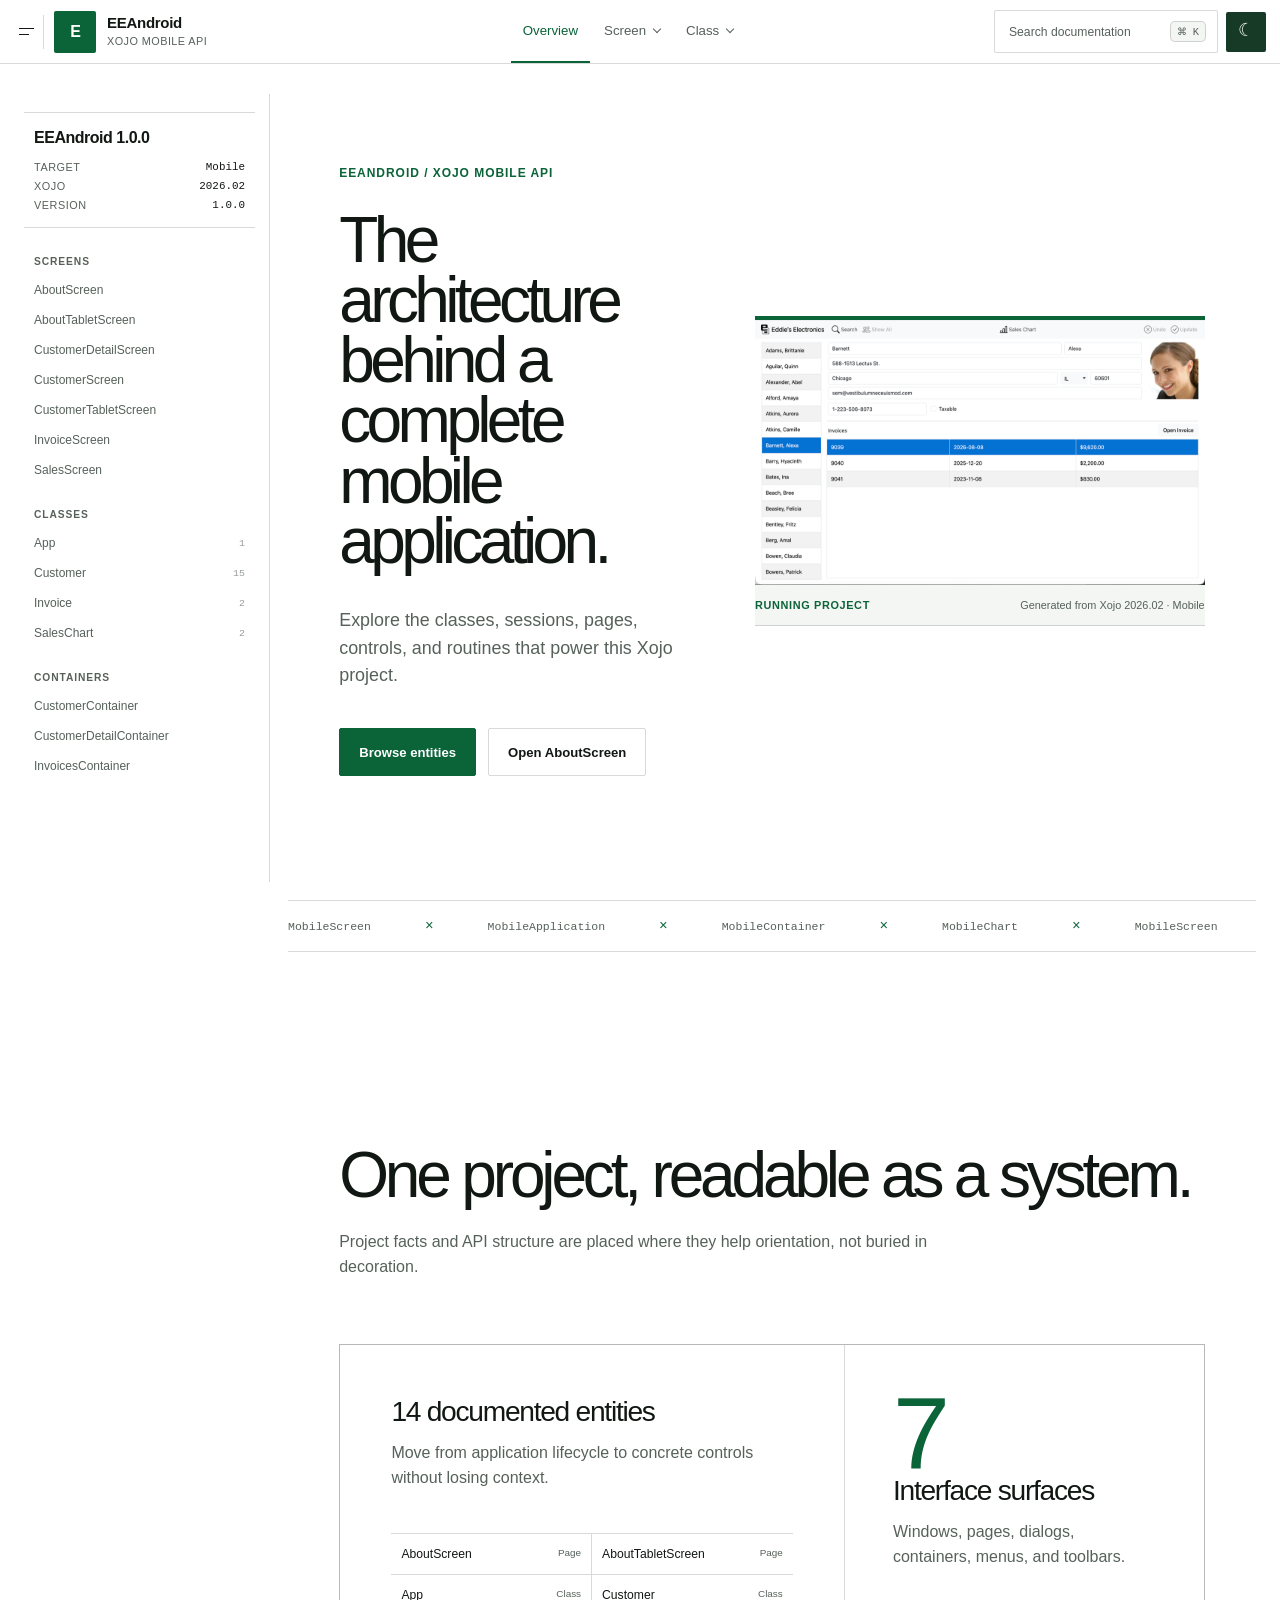
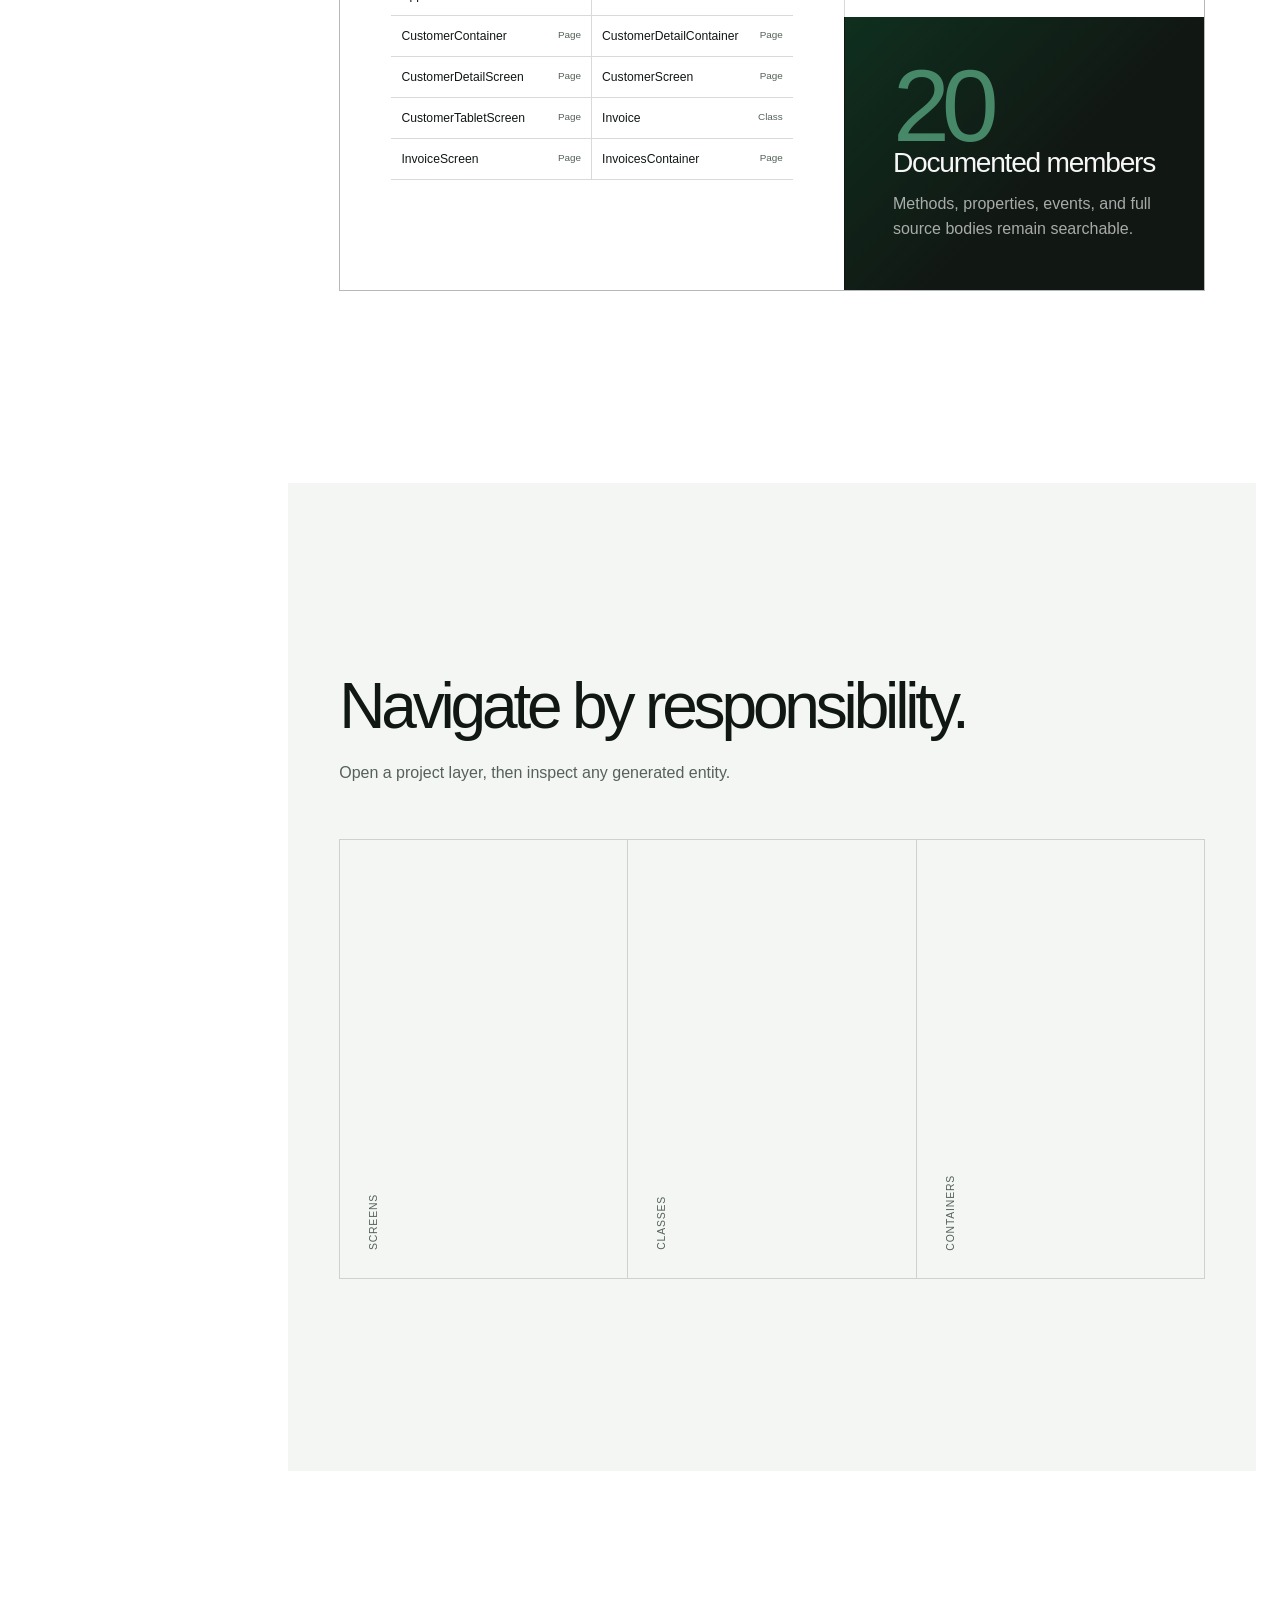
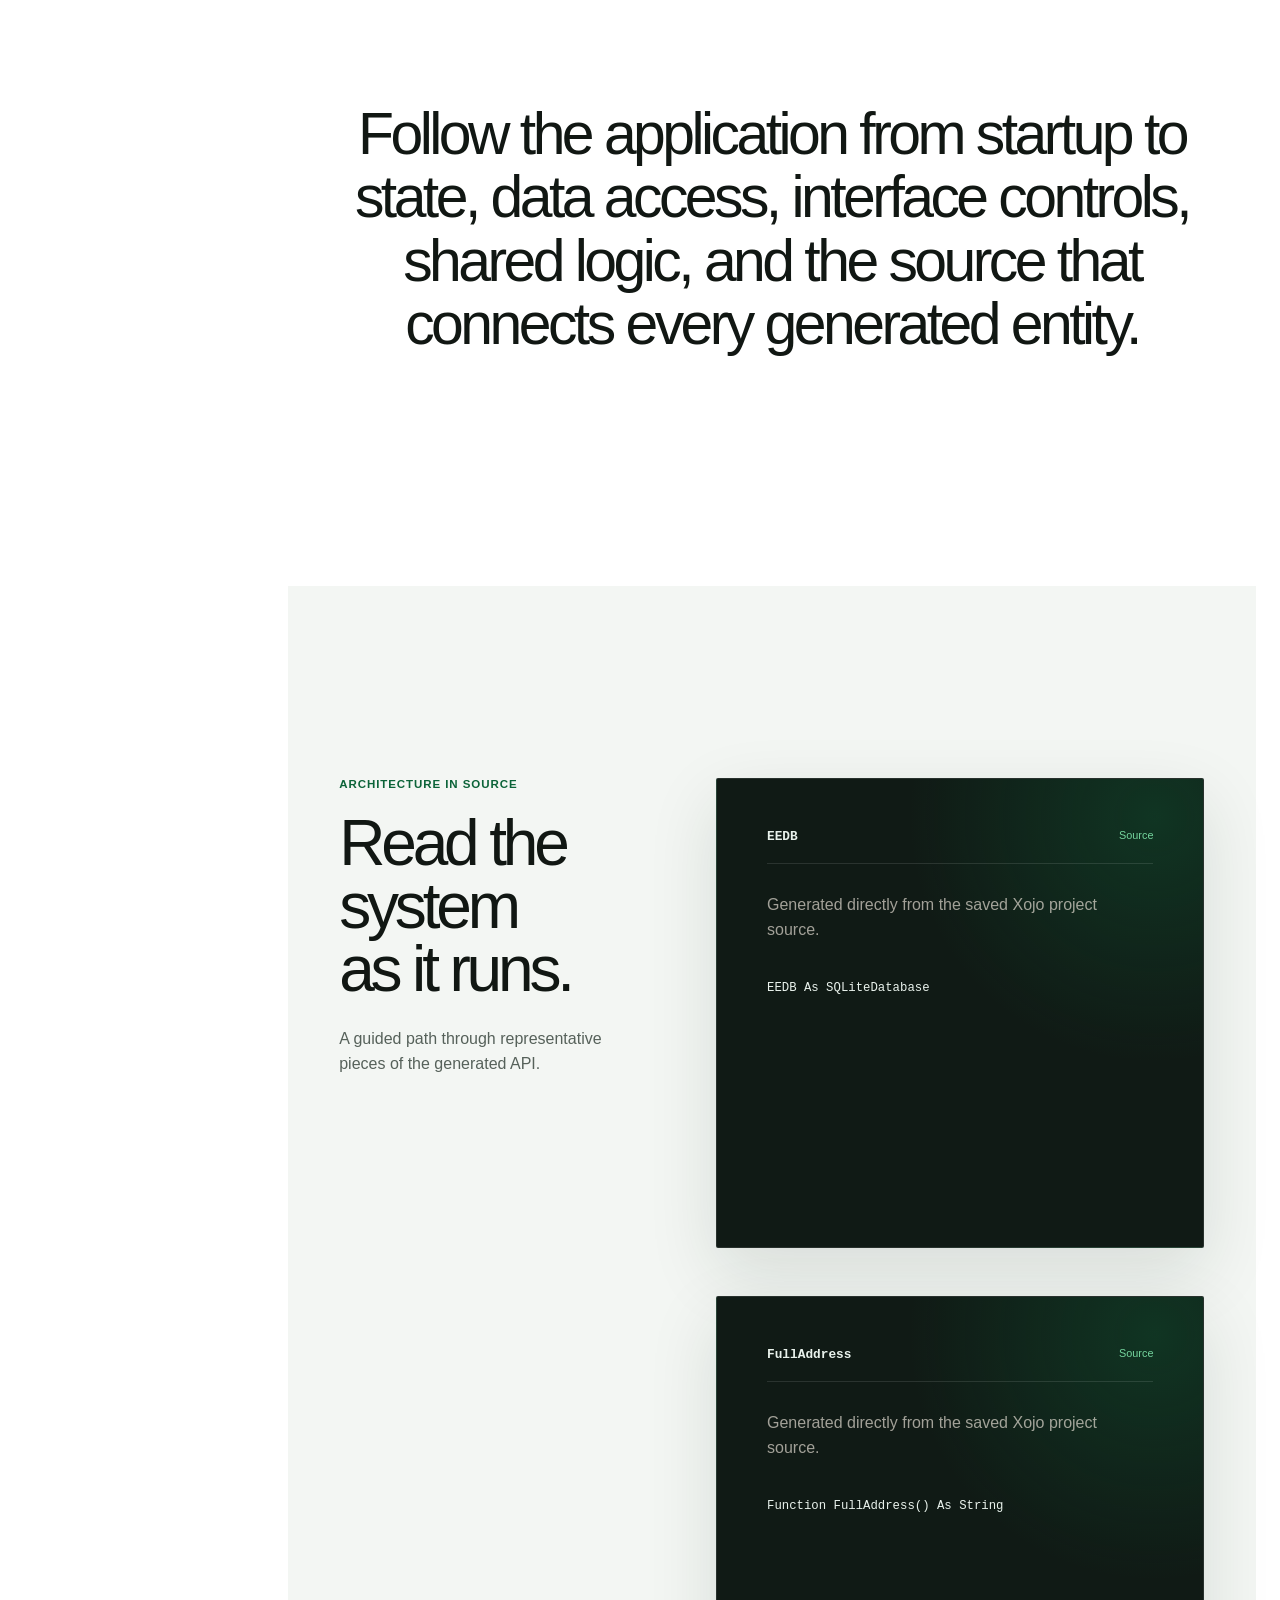
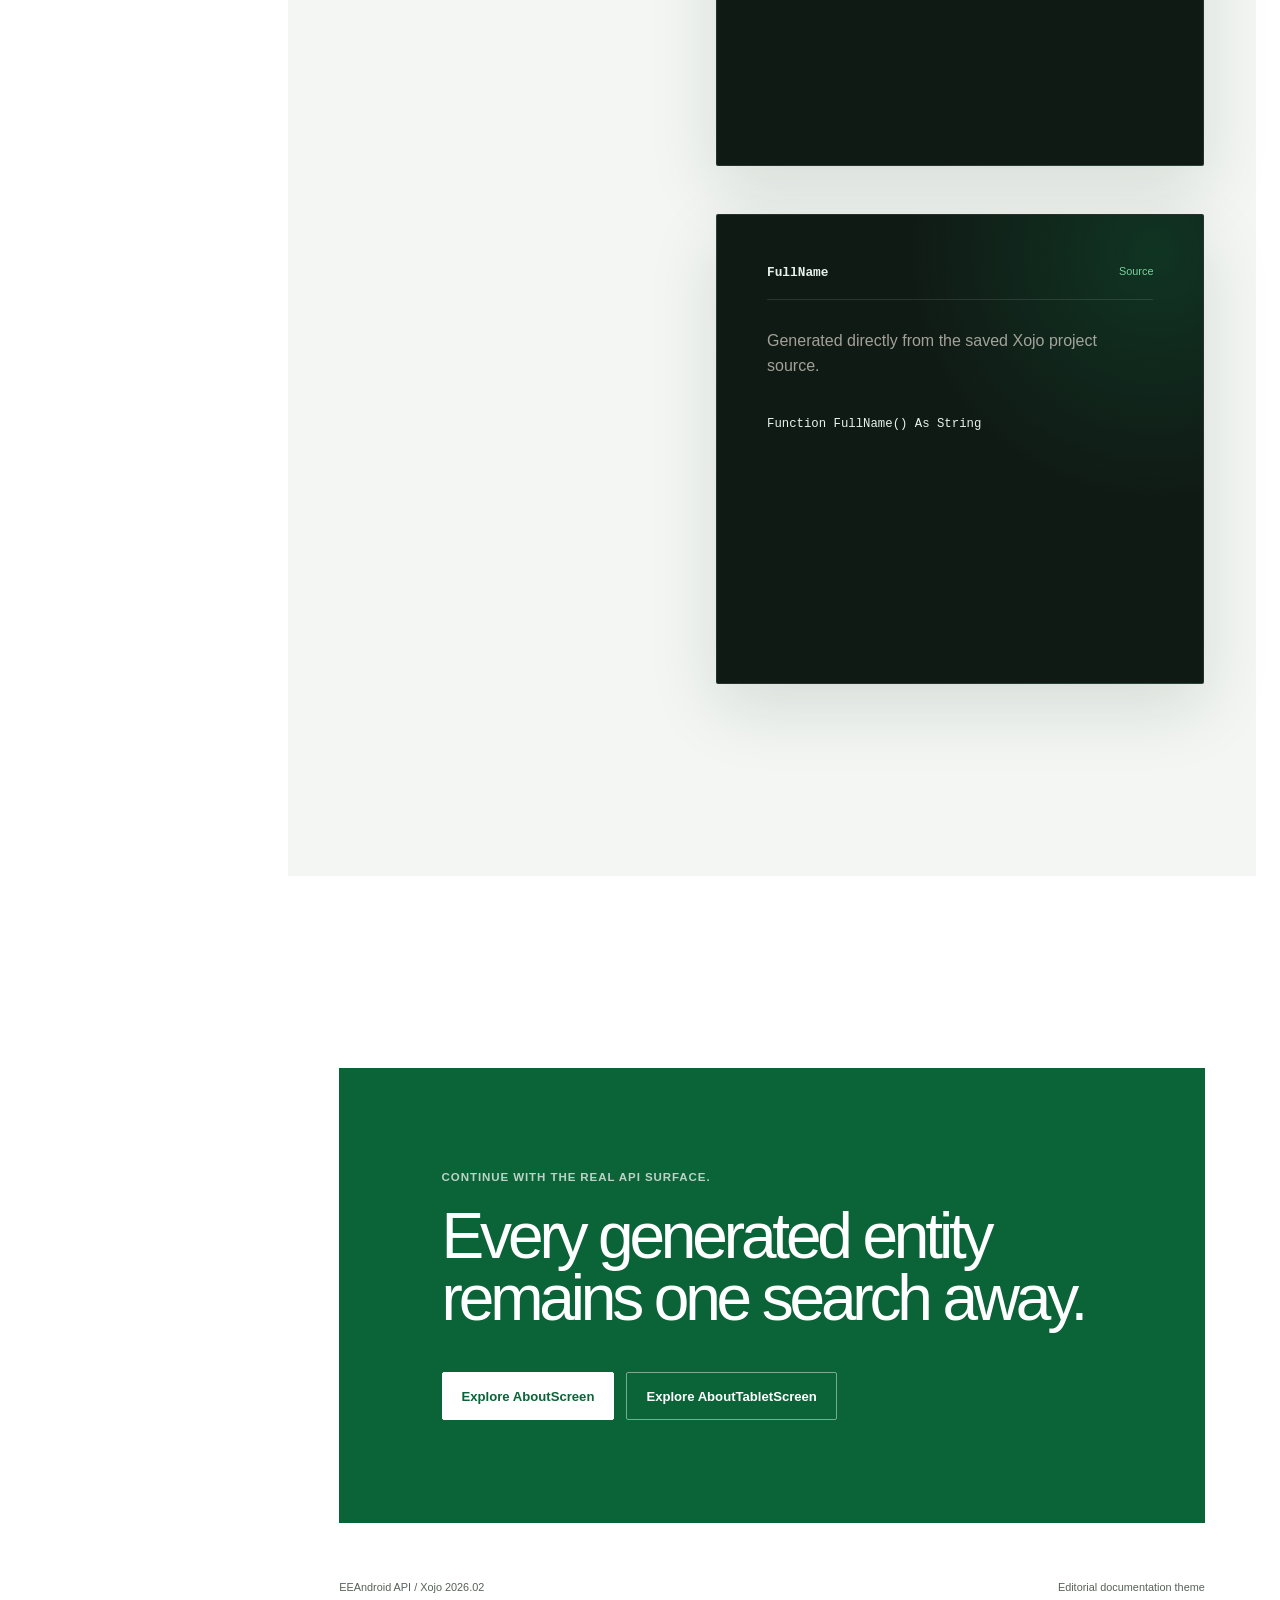
<file: docs/api-published/eeandroid/index.html>
<!doctype html>
<html lang="en" data-theme="light">
  <head>
    <meta charset="utf-8">
    <meta name="viewport" content="width=device-width, initial-scale=1">
    <meta name="theme-color" content="#ffffff">
    <title>EEAndroid — API</title>
    <link rel="stylesheet" href="./stylesheets/primary-color.css?v=c086687821eba154">
    <link rel="stylesheet" href="./stylesheets/editorial.css?v=c086687821eba154">
    <link rel="stylesheet" href="./vendor/antv-x6-2.19.2.css?v=c086687821eba154">
  </head>
  <body>
    <main class="site-shell" id="site-shell">
      <header class="topbar">
        <button class="menu-button" id="menu-button" type="button" aria-label="Toggle documentation sidebar">
          <span></span><span></span>
        </button>
        <button class="brand" id="brand-button" type="button" aria-label="Documentation home">
          <span class="brand-mark" id="brand-mark">XO</span>
          <span class="brand-copy">
            <strong id="brand-name">Xojo API</strong>
            <small id="brand-target">Project documentation</small>
          </span>
        </button>
        <nav class="top-links" id="top-links" aria-label="Primary"></nav>
        <div class="top-actions">
          <button class="search-trigger" id="search-trigger" type="button" aria-label="Search documentation">
            <span class="search-label">Search documentation</span>
            <span class="search-icon" aria-hidden="true"></span>
            <kbd>⌘ K</kbd>
          </button>
          <button class="theme-button" id="theme-button" type="button" aria-label="Use dark theme" title="Use dark theme">
            <span aria-hidden="true">☾</span>
          </button>
        </div>
      </header>

      <aside class="sidebar" id="sidebar">
        <div class="project-facts">
          <p id="project-version">Xojo project</p>
          <dl id="project-facts"></dl>
        </div>
        <div id="project-navigation"></div>
      </aside>

      <div class="content-frame">
        <div id="overview-view">
          <section class="hero">
            <div class="hero-copy">
              <p class="hero-kicker" id="hero-kicker">Xojo API</p>
              <h1 id="hero-title">The architecture behind a complete application.</h1>
              <figure class="mobile-hero-visual">
                <img src="./assets/featured_portrait.png" alt="Mobile documentation preview">
                <figcaption>Mobile capture placeholder</figcaption>
              </figure>
              <p class="hero-intro" id="hero-intro"></p>
              <div class="hero-actions">
                <button class="primary-action" id="browse-entities" type="button">Browse entities</button>
                <button class="secondary-action" id="open-first-entity" type="button">Open first entity</button>
              </div>
            </div>
            <figure class="hero-visual">
              <img src="./assets/featured.png" id="featured-image" alt="Running Xojo project">
              <figcaption>
                <span>Running project</span>
                <strong id="featured-caption">Generated Xojo API documentation</strong>
              </figcaption>
            </figure>
          </section>

          <section class="marquee" aria-label="Framework types used by this project">
            <div class="marquee-track" id="marquee-track"></div>
          </section>

          <section class="interest-section entity-bento" id="entity-bento">
            <div class="section-heading">
              <h2>One project, readable as a system.</h2>
              <p>Project facts and API structure are placed where they help orientation, not buried in decoration.</p>
            </div>
            <div class="bento-grid">
              <article class="bento-main">
                <div class="bento-title">
                  <h3 id="entity-count">Documented entities</h3>
                  <p>Move from application lifecycle to concrete controls without losing context.</p>
                </div>
                <div class="entity-columns" id="recent-entities"></div>
              </article>
              <article class="metric-card">
                <strong id="surface-count">0</strong>
                <h3>Interface surfaces</h3>
                <p>Windows, pages, dialogs, containers, menus, and toolbars.</p>
              </article>
              <article class="metric-card metric-dark">
                <strong id="member-count">0</strong>
                <h3>Documented members</h3>
                <p>Methods, properties, events, and full source bodies remain searchable.</p>
              </article>
            </div>
          </section>

          <section class="accordion-section">
            <div class="section-heading compact">
              <h2>Navigate by responsibility.</h2>
              <p>Open a project layer, then inspect any generated entity.</p>
            </div>
            <div class="horizontal-accordion" id="kind-accordion"></div>
          </section>

          <section class="word-reveal">
            <p id="word-reveal"></p>
          </section>

          <section class="architecture-story">
            <div class="story-heading">
              <p>Architecture in source</p>
              <h2>Read the system as it runs.</h2>
              <span>A guided path through representative pieces of the generated API.</span>
            </div>
            <div class="story-list" id="source-stories"></div>
          </section>

          <section class="action-section">
            <p>Continue with the real API surface.</p>
            <h2>Every generated entity remains one search away.</h2>
            <div id="action-links"></div>
          </section>

          <footer>
            <span id="footer-project">Xojo API</span>
            <span>Editorial documentation theme</span>
          </footer>
        </div>

        <article class="entity-reader" id="entity-view" hidden>
          <button class="back-link" id="back-button" type="button">Back to overview</button>
          <header class="entity-header">
            <div>
              <p id="entity-kind">Class</p>
              <h1 id="entity-name">Entity</h1>
            </div>
            <dl>
              <div><dt>Members</dt><dd id="entity-members">0</dd></div>
              <div><dt>Target</dt><dd id="entity-target">Xojo</dd></div>
            </dl>
          </header>
          <div class="entity-summary generated-content" id="entity-summary"></div>
          <div class="reader-layout">
            <div class="reader-content" id="reader-content"></div>
            <aside class="reader-toc" id="reader-toc">
              <p>On this page</p>
            </aside>
          </div>
        </article>

        <article class="database-reader" id="database-view" hidden>
          <button class="back-link" id="database-back-button" type="button">Back to overview</button>
          <header class="database-header">
            <div>
              <p id="database-kind">SQLite database</p>
              <h1 id="database-name">Database</h1>
              <span id="database-source"></span>
            </div>
            <dl id="database-stats"></dl>
          </header>
          <nav class="database-tabs" id="database-tabs" aria-label="Database documentation">
            <button type="button" data-database-tab="dictionary">Data dictionary</button>
            <button type="button" data-database-tab="diagram">ER diagram</button>
          </nav>
          <section id="database-content" aria-live="polite"></section>
        </article>
      </div>

      <div class="search-backdrop" id="search-backdrop" role="presentation" hidden>
        <section class="search-dialog" role="dialog" aria-modal="true" aria-label="Search documentation">
          <div class="search-field">
            <span>Find</span>
            <input id="search-input" placeholder="Class, method, control, or type">
            <kbd>Esc</kbd>
          </div>
          <div class="search-results" id="search-results"></div>
        </section>
      </div>
    </main>

    <script>
      window.__XOJO_DOCGEN_BASE__ = ".";
      window.__XOJO_DOCGEN_ASSET_VERSION__ = "c086687821eba154";
    </script>
    <script src="./javascripts/prism.js?v=c086687821eba154"></script>
    <script src="./javascripts/xojo.prism.js?v=c086687821eba154"></script>
    <script src="./javascripts/database.js?v=c086687821eba154"></script>
    <script src="./javascripts/editorial.js?v=c086687821eba154"></script>
  </body>
</html>
</file>
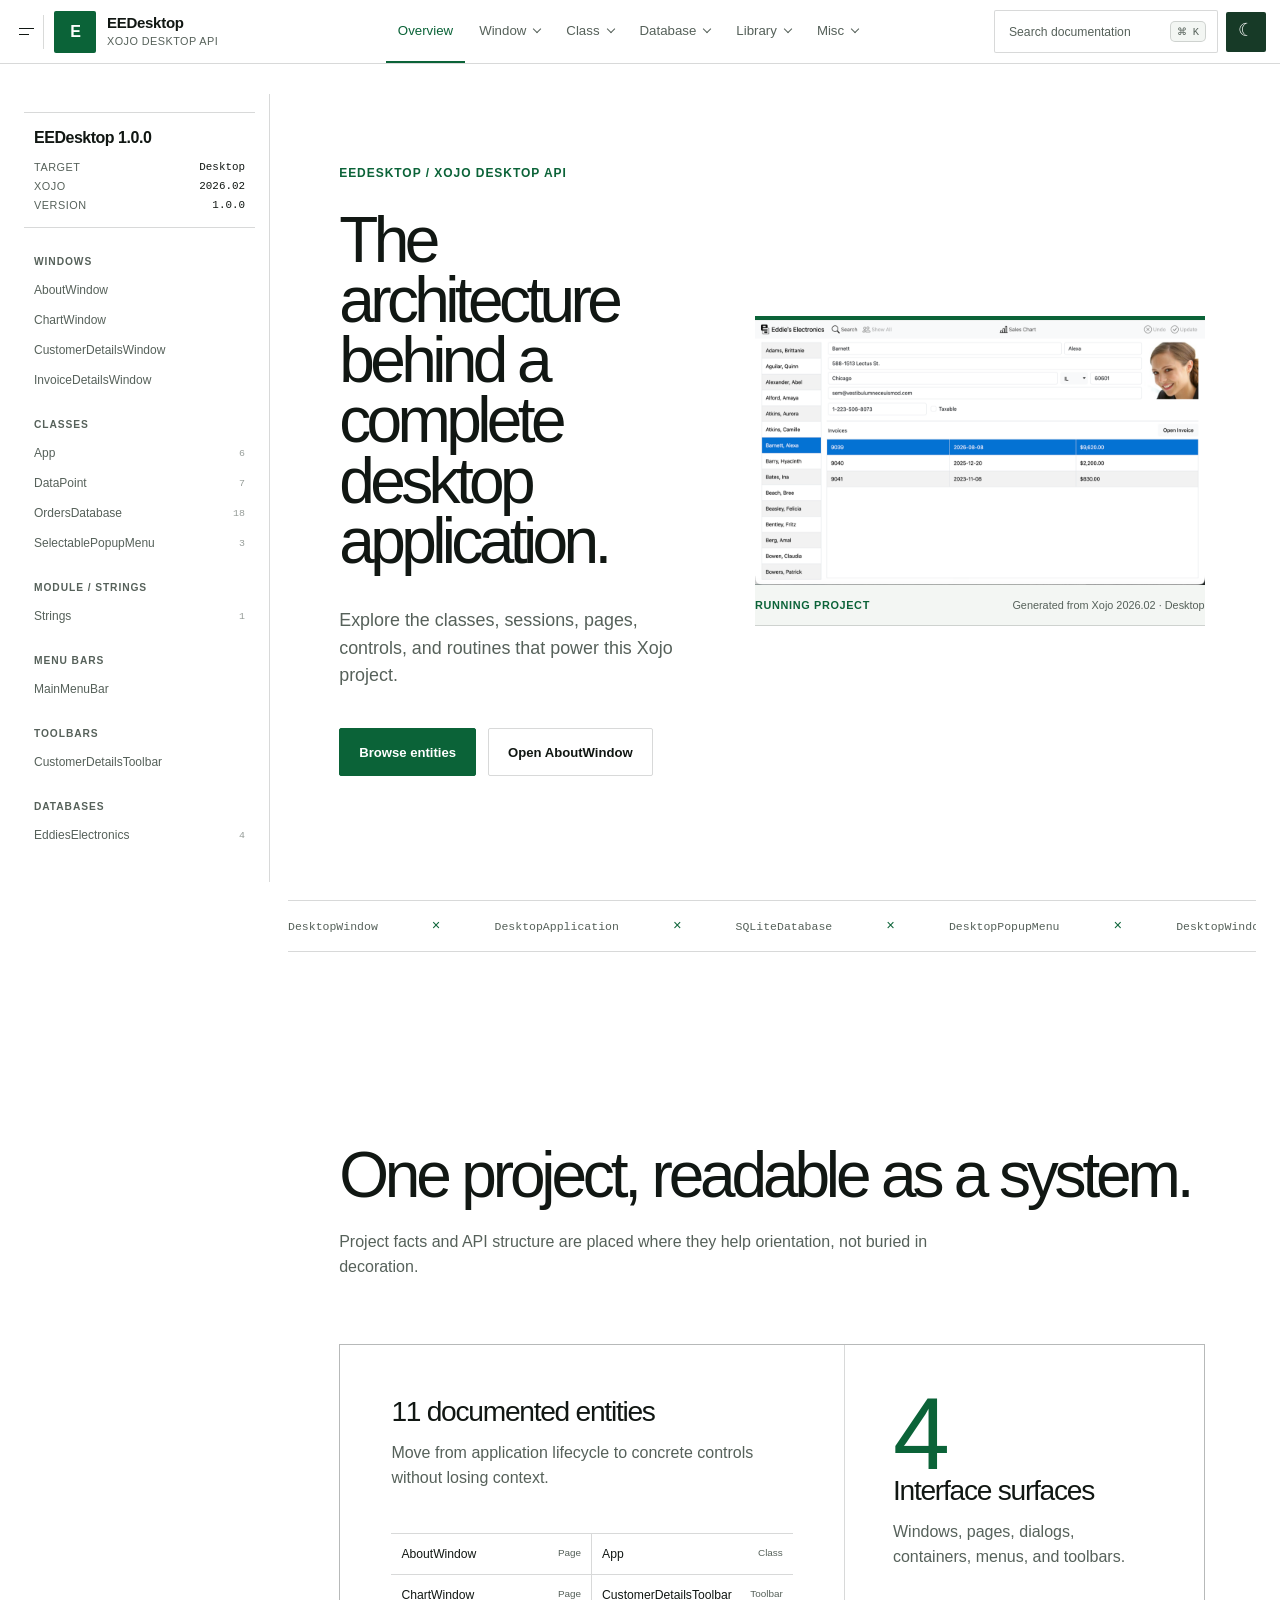
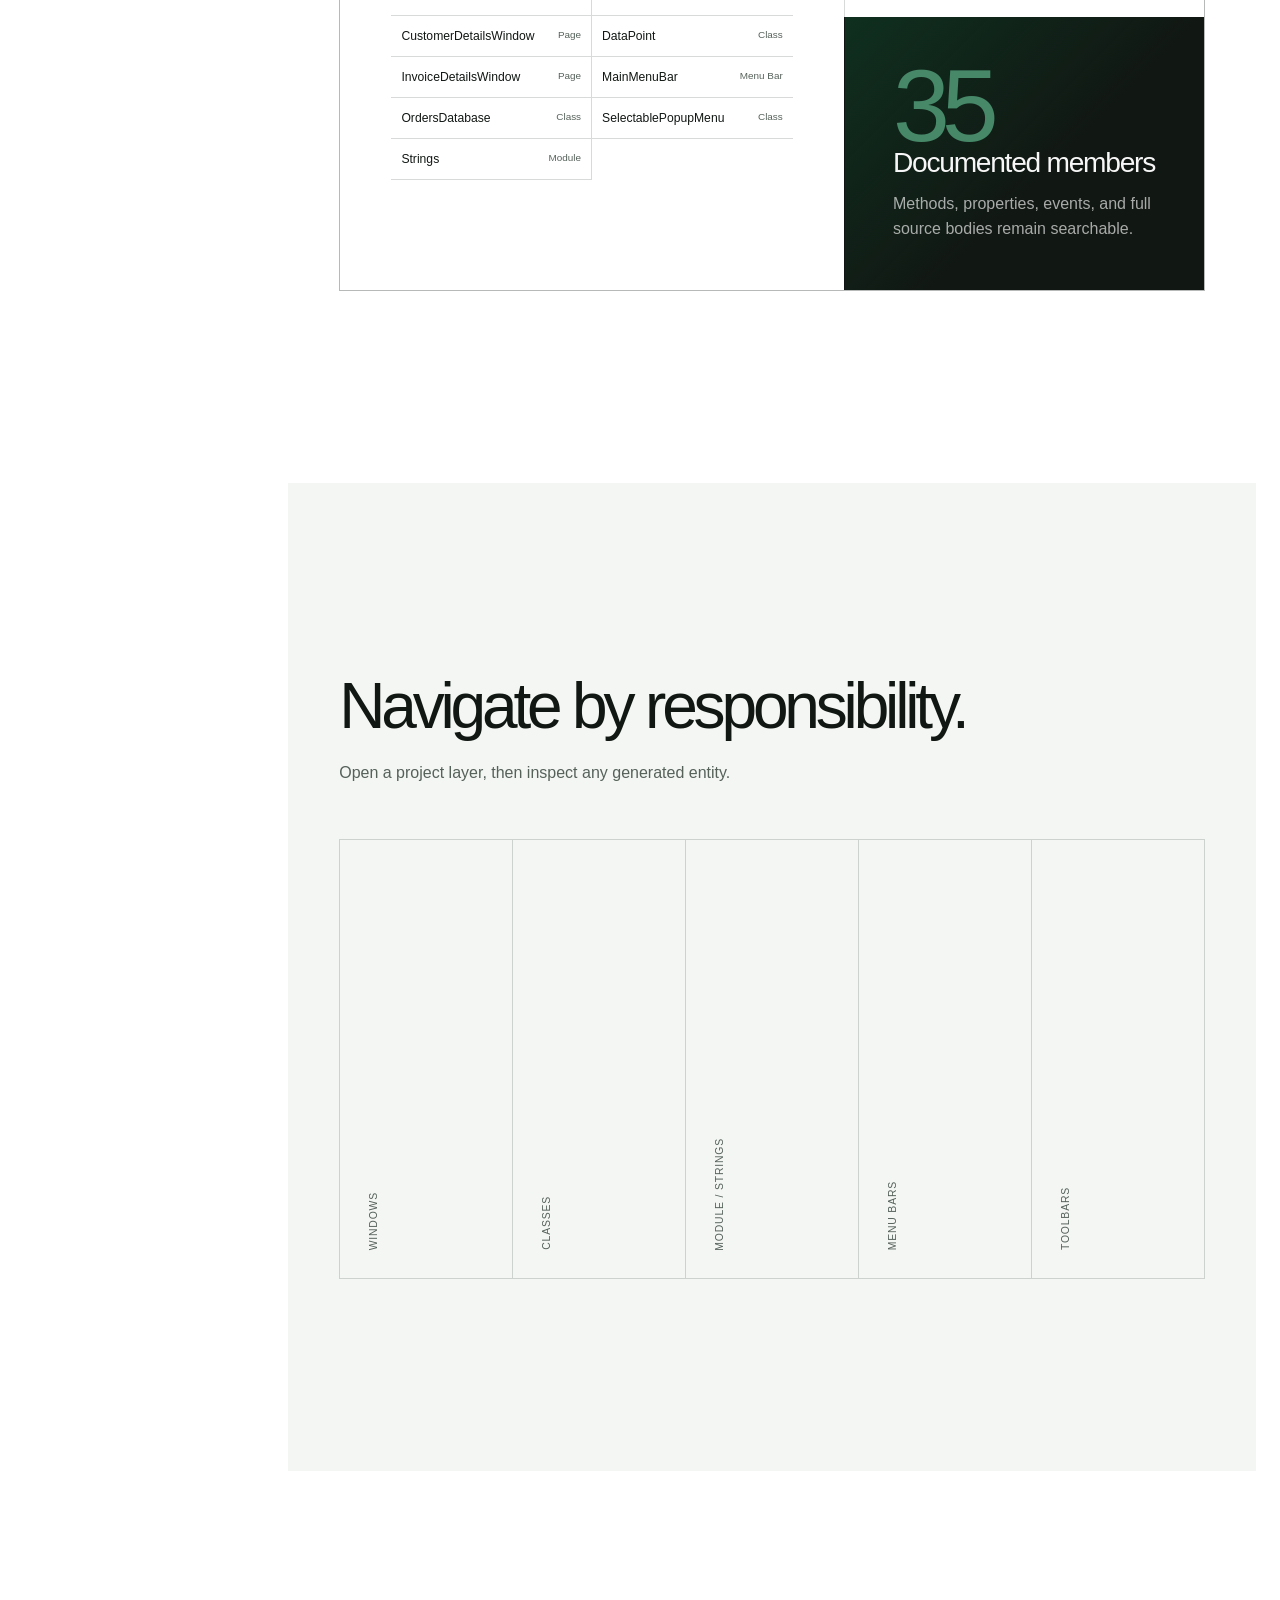
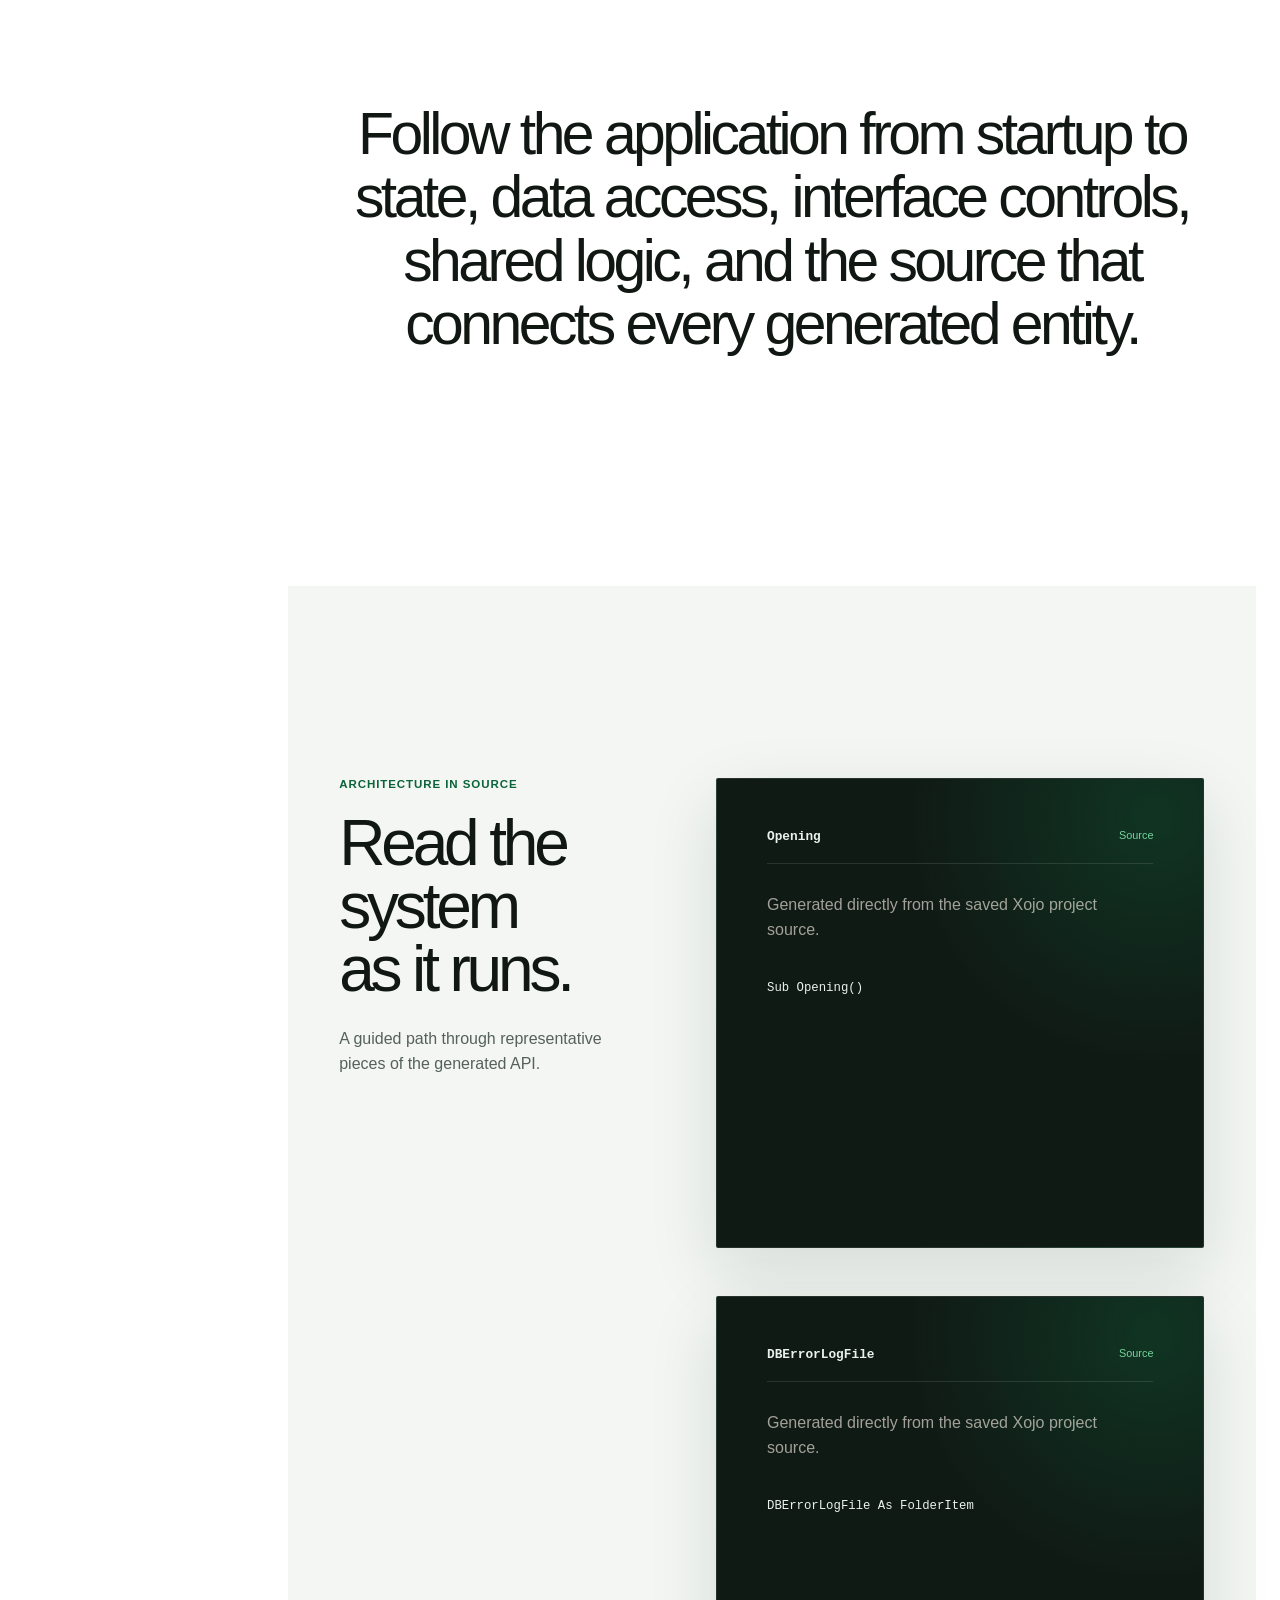
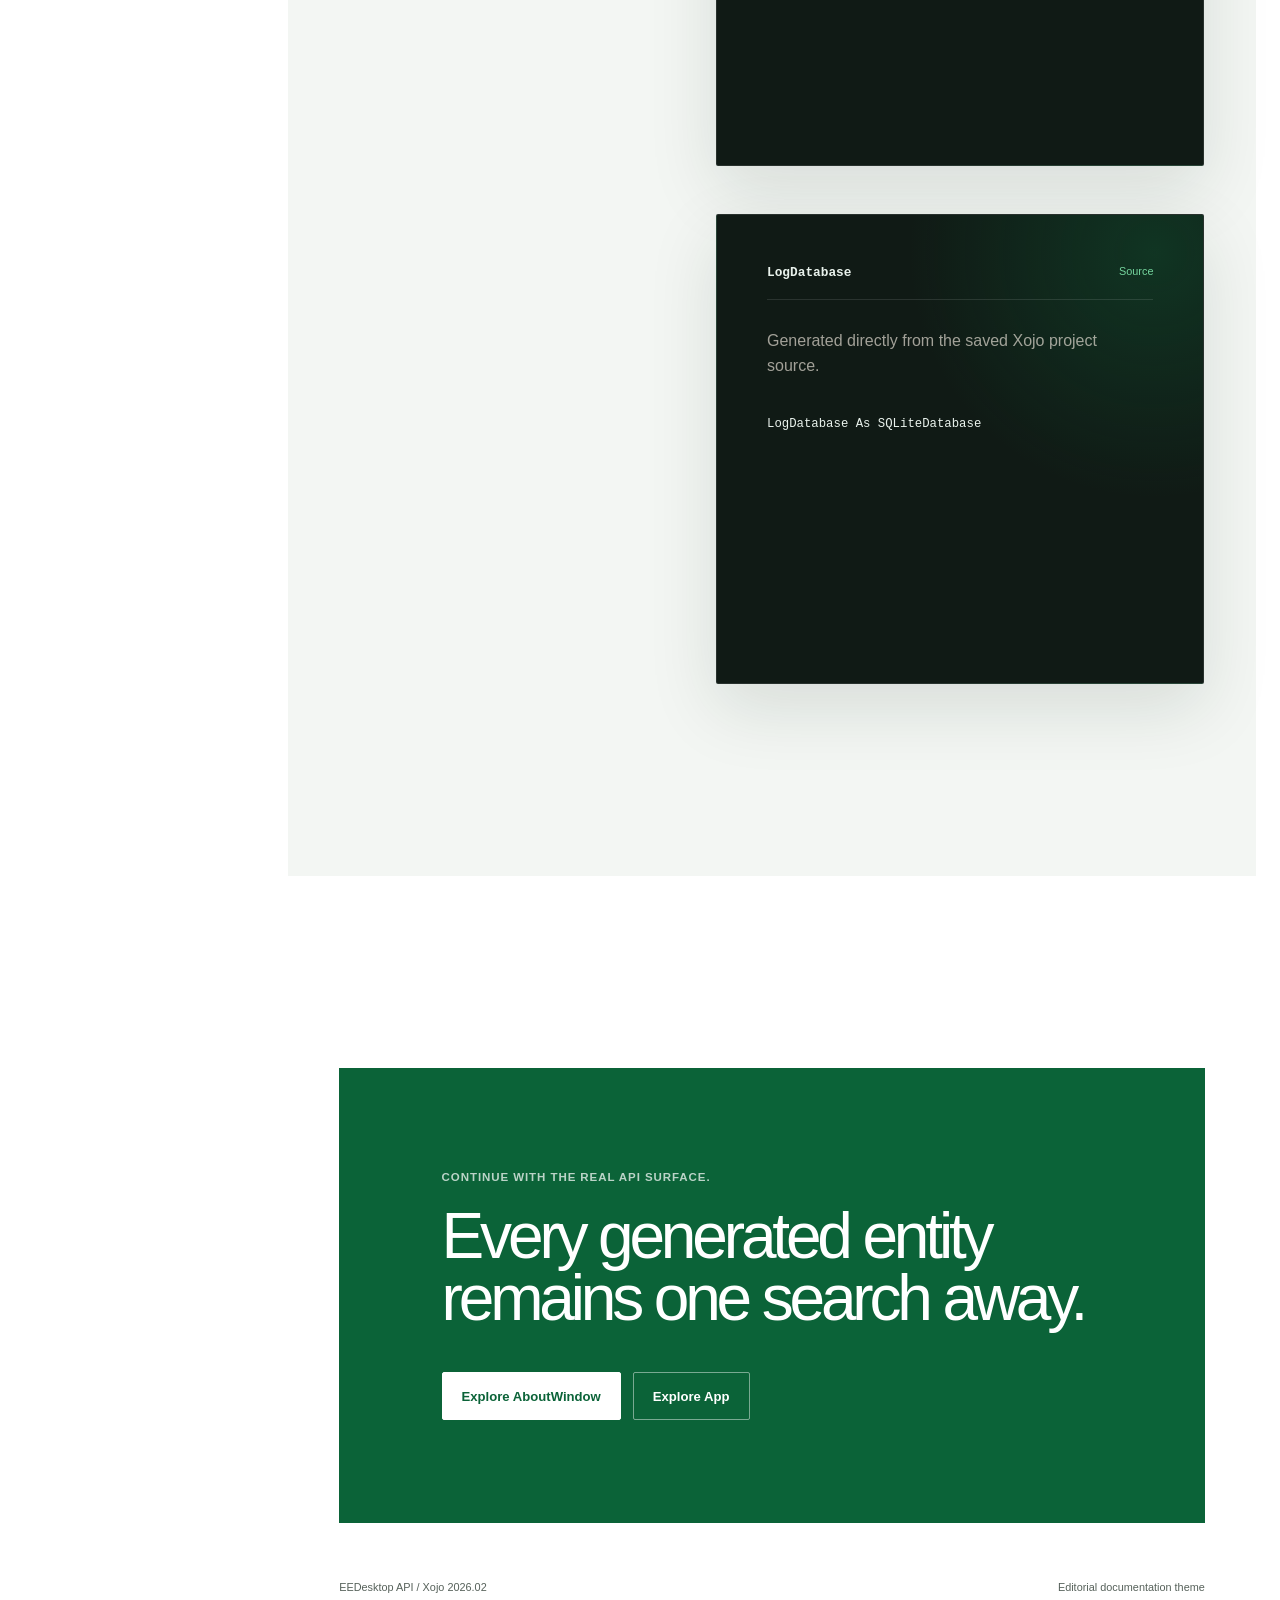
<file: docs/api-published/eedesktop/index.html>
<!doctype html>
<html lang="en" data-theme="light">
  <head>
    <meta charset="utf-8">
    <meta name="viewport" content="width=device-width, initial-scale=1">
    <meta name="theme-color" content="#ffffff">
    <title>EEDesktop — API</title>
    <link rel="stylesheet" href="./stylesheets/primary-color.css?v=fa199e3951eb3c9d">
    <link rel="stylesheet" href="./stylesheets/editorial.css?v=fa199e3951eb3c9d">
    <link rel="stylesheet" href="./vendor/antv-x6-2.19.2.css?v=fa199e3951eb3c9d">
  </head>
  <body>
    <main class="site-shell" id="site-shell">
      <header class="topbar">
        <button class="menu-button" id="menu-button" type="button" aria-label="Toggle documentation sidebar">
          <span></span><span></span>
        </button>
        <button class="brand" id="brand-button" type="button" aria-label="Documentation home">
          <span class="brand-mark" id="brand-mark">XO</span>
          <span class="brand-copy">
            <strong id="brand-name">Xojo API</strong>
            <small id="brand-target">Project documentation</small>
          </span>
        </button>
        <nav class="top-links" id="top-links" aria-label="Primary"></nav>
        <div class="top-actions">
          <button class="search-trigger" id="search-trigger" type="button" aria-label="Search documentation">
            <span class="search-label">Search documentation</span>
            <span class="search-icon" aria-hidden="true"></span>
            <kbd>⌘ K</kbd>
          </button>
          <button class="theme-button" id="theme-button" type="button" aria-label="Use dark theme" title="Use dark theme">
            <span aria-hidden="true">☾</span>
          </button>
        </div>
      </header>

      <aside class="sidebar" id="sidebar">
        <div class="project-facts">
          <p id="project-version">Xojo project</p>
          <dl id="project-facts"></dl>
        </div>
        <div id="project-navigation"></div>
      </aside>

      <div class="content-frame">
        <div id="overview-view">
          <section class="hero">
            <div class="hero-copy">
              <p class="hero-kicker" id="hero-kicker">Xojo API</p>
              <h1 id="hero-title">The architecture behind a complete application.</h1>
              <figure class="mobile-hero-visual">
                <img src="./assets/featured_portrait.png" alt="Mobile documentation preview">
                <figcaption>Mobile capture placeholder</figcaption>
              </figure>
              <p class="hero-intro" id="hero-intro"></p>
              <div class="hero-actions">
                <button class="primary-action" id="browse-entities" type="button">Browse entities</button>
                <button class="secondary-action" id="open-first-entity" type="button">Open first entity</button>
              </div>
            </div>
            <figure class="hero-visual">
              <img src="./assets/featured.png" id="featured-image" alt="Running Xojo project">
              <figcaption>
                <span>Running project</span>
                <strong id="featured-caption">Generated Xojo API documentation</strong>
              </figcaption>
            </figure>
          </section>

          <section class="marquee" aria-label="Framework types used by this project">
            <div class="marquee-track" id="marquee-track"></div>
          </section>

          <section class="interest-section entity-bento" id="entity-bento">
            <div class="section-heading">
              <h2>One project, readable as a system.</h2>
              <p>Project facts and API structure are placed where they help orientation, not buried in decoration.</p>
            </div>
            <div class="bento-grid">
              <article class="bento-main">
                <div class="bento-title">
                  <h3 id="entity-count">Documented entities</h3>
                  <p>Move from application lifecycle to concrete controls without losing context.</p>
                </div>
                <div class="entity-columns" id="recent-entities"></div>
              </article>
              <article class="metric-card">
                <strong id="surface-count">0</strong>
                <h3>Interface surfaces</h3>
                <p>Windows, pages, dialogs, containers, menus, and toolbars.</p>
              </article>
              <article class="metric-card metric-dark">
                <strong id="member-count">0</strong>
                <h3>Documented members</h3>
                <p>Methods, properties, events, and full source bodies remain searchable.</p>
              </article>
            </div>
          </section>

          <section class="accordion-section">
            <div class="section-heading compact">
              <h2>Navigate by responsibility.</h2>
              <p>Open a project layer, then inspect any generated entity.</p>
            </div>
            <div class="horizontal-accordion" id="kind-accordion"></div>
          </section>

          <section class="word-reveal">
            <p id="word-reveal"></p>
          </section>

          <section class="architecture-story">
            <div class="story-heading">
              <p>Architecture in source</p>
              <h2>Read the system as it runs.</h2>
              <span>A guided path through representative pieces of the generated API.</span>
            </div>
            <div class="story-list" id="source-stories"></div>
          </section>

          <section class="action-section">
            <p>Continue with the real API surface.</p>
            <h2>Every generated entity remains one search away.</h2>
            <div id="action-links"></div>
          </section>

          <footer>
            <span id="footer-project">Xojo API</span>
            <span>Editorial documentation theme</span>
          </footer>
        </div>

        <article class="entity-reader" id="entity-view" hidden>
          <button class="back-link" id="back-button" type="button">Back to overview</button>
          <header class="entity-header">
            <div>
              <p id="entity-kind">Class</p>
              <h1 id="entity-name">Entity</h1>
            </div>
            <dl>
              <div><dt>Members</dt><dd id="entity-members">0</dd></div>
              <div><dt>Target</dt><dd id="entity-target">Xojo</dd></div>
            </dl>
          </header>
          <div class="entity-summary generated-content" id="entity-summary"></div>
          <div class="reader-layout">
            <div class="reader-content" id="reader-content"></div>
            <aside class="reader-toc" id="reader-toc">
              <p>On this page</p>
            </aside>
          </div>
        </article>

        <article class="database-reader" id="database-view" hidden>
          <button class="back-link" id="database-back-button" type="button">Back to overview</button>
          <header class="database-header">
            <div>
              <p id="database-kind">SQLite database</p>
              <h1 id="database-name">Database</h1>
              <span id="database-source"></span>
            </div>
            <dl id="database-stats"></dl>
          </header>
          <nav class="database-tabs" id="database-tabs" aria-label="Database documentation">
            <button type="button" data-database-tab="dictionary">Data dictionary</button>
            <button type="button" data-database-tab="diagram">ER diagram</button>
          </nav>
          <section id="database-content" aria-live="polite"></section>
        </article>
      </div>

      <div class="search-backdrop" id="search-backdrop" role="presentation" hidden>
        <section class="search-dialog" role="dialog" aria-modal="true" aria-label="Search documentation">
          <div class="search-field">
            <span>Find</span>
            <input id="search-input" placeholder="Class, method, control, or type">
            <kbd>Esc</kbd>
          </div>
          <div class="search-results" id="search-results"></div>
        </section>
      </div>
    </main>

    <script>
      window.__XOJO_DOCGEN_BASE__ = ".";
      window.__XOJO_DOCGEN_ASSET_VERSION__ = "fa199e3951eb3c9d";
    </script>
    <script src="./javascripts/prism.js?v=fa199e3951eb3c9d"></script>
    <script src="./javascripts/xojo.prism.js?v=fa199e3951eb3c9d"></script>
    <script src="./javascripts/database.js?v=fa199e3951eb3c9d"></script>
    <script src="./javascripts/editorial.js?v=fa199e3951eb3c9d"></script>
  </body>
</html>
</file>
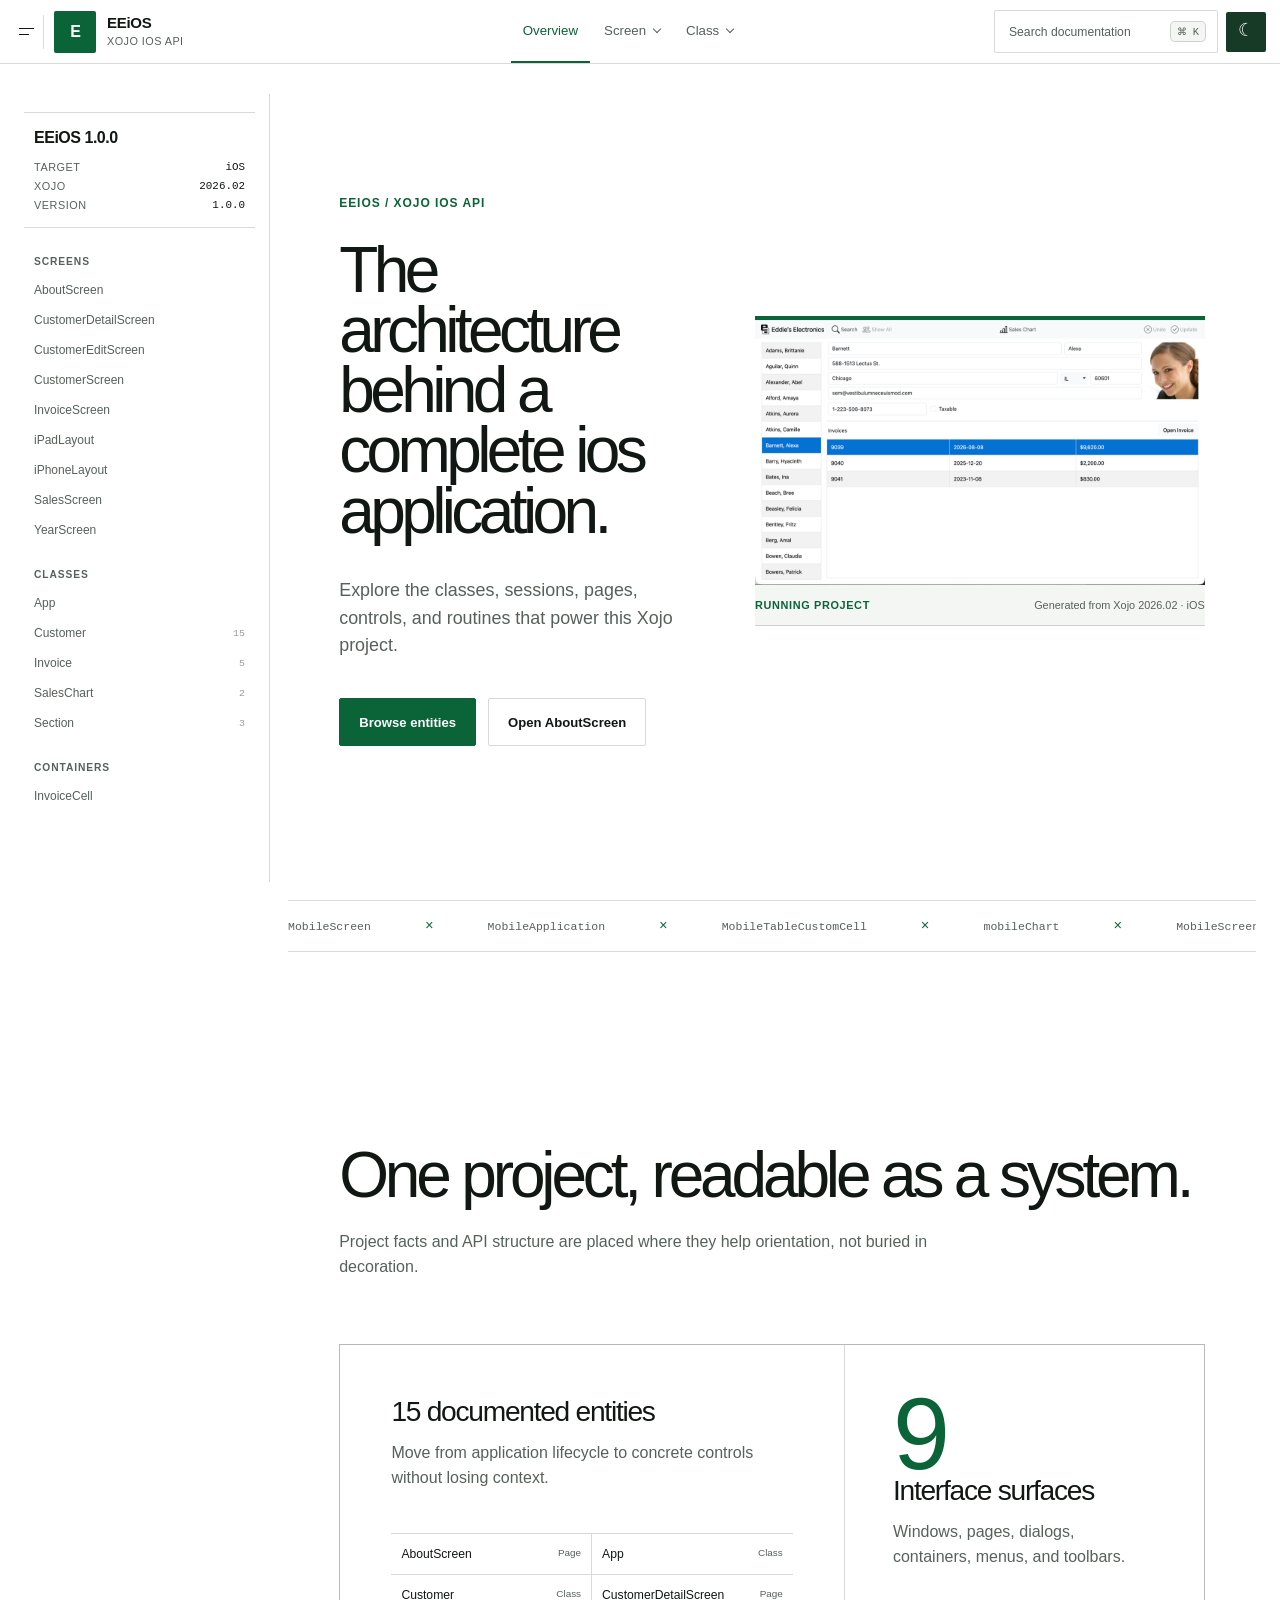
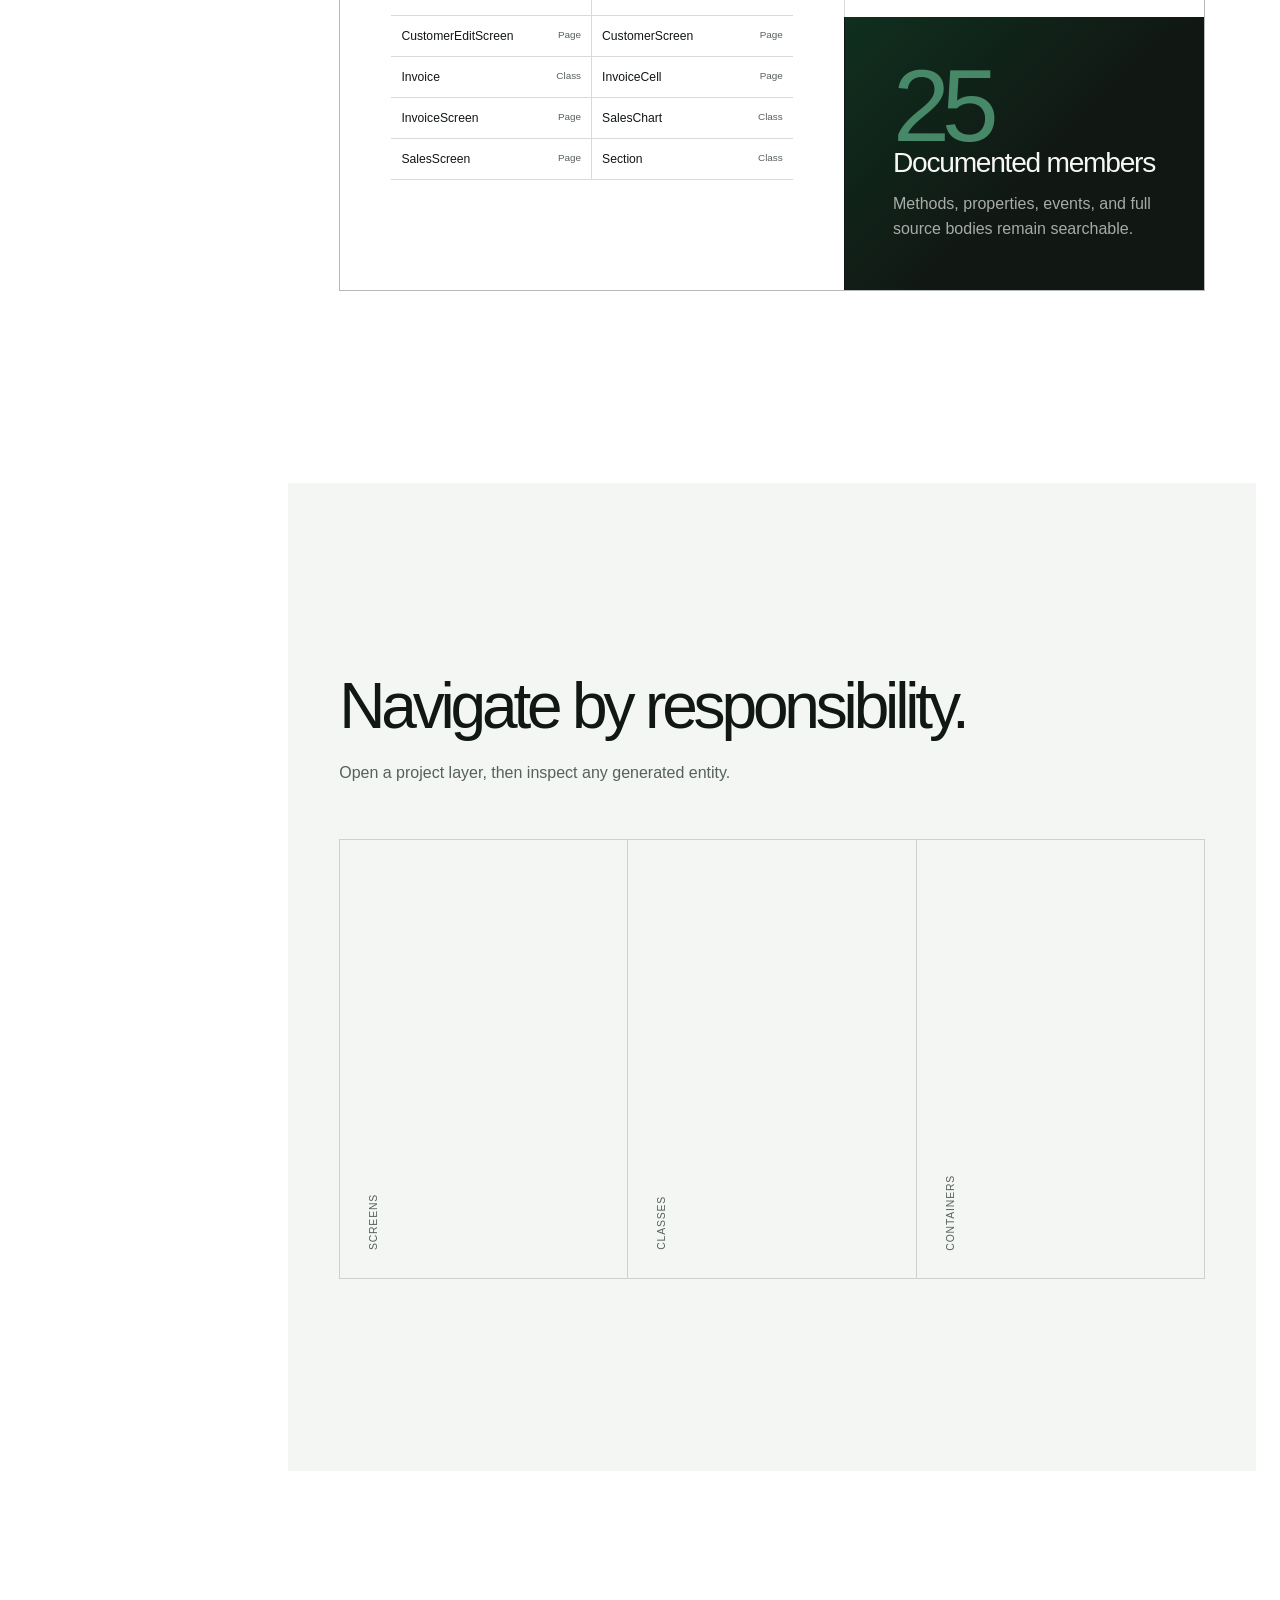
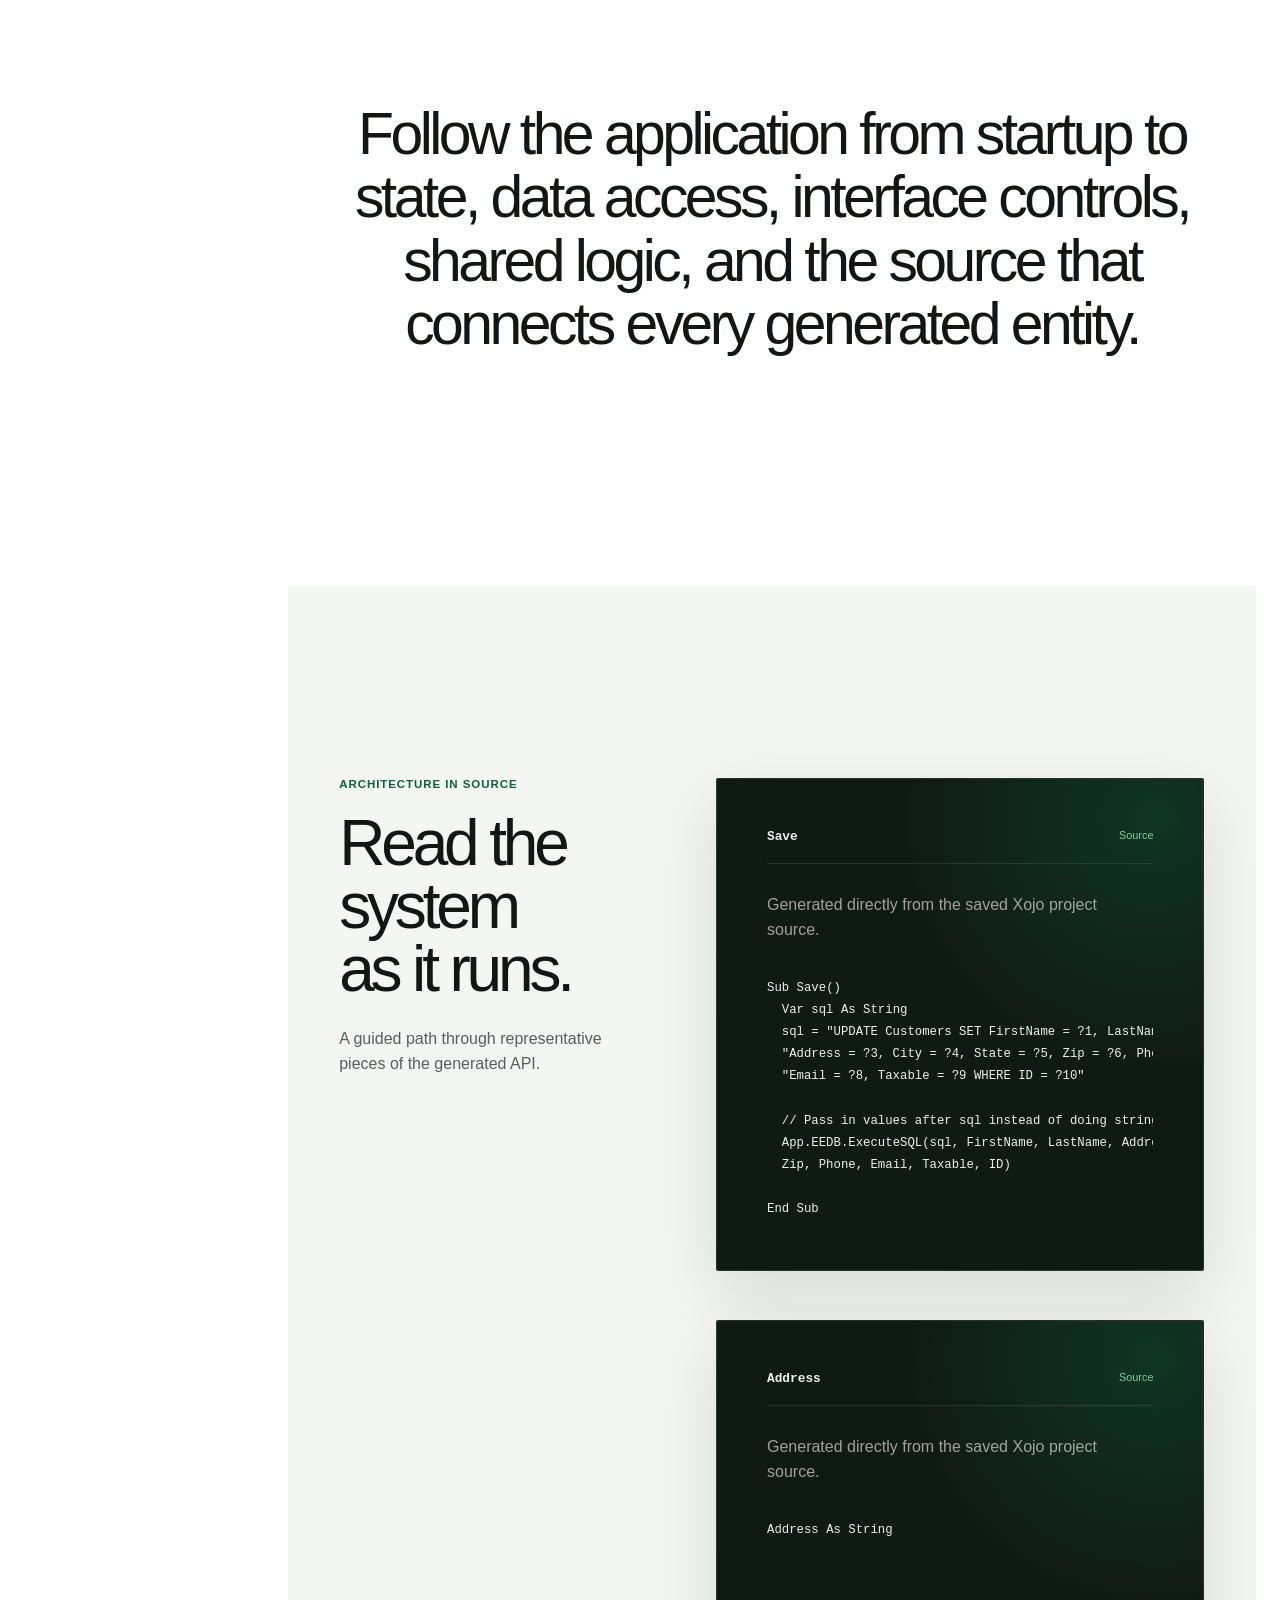
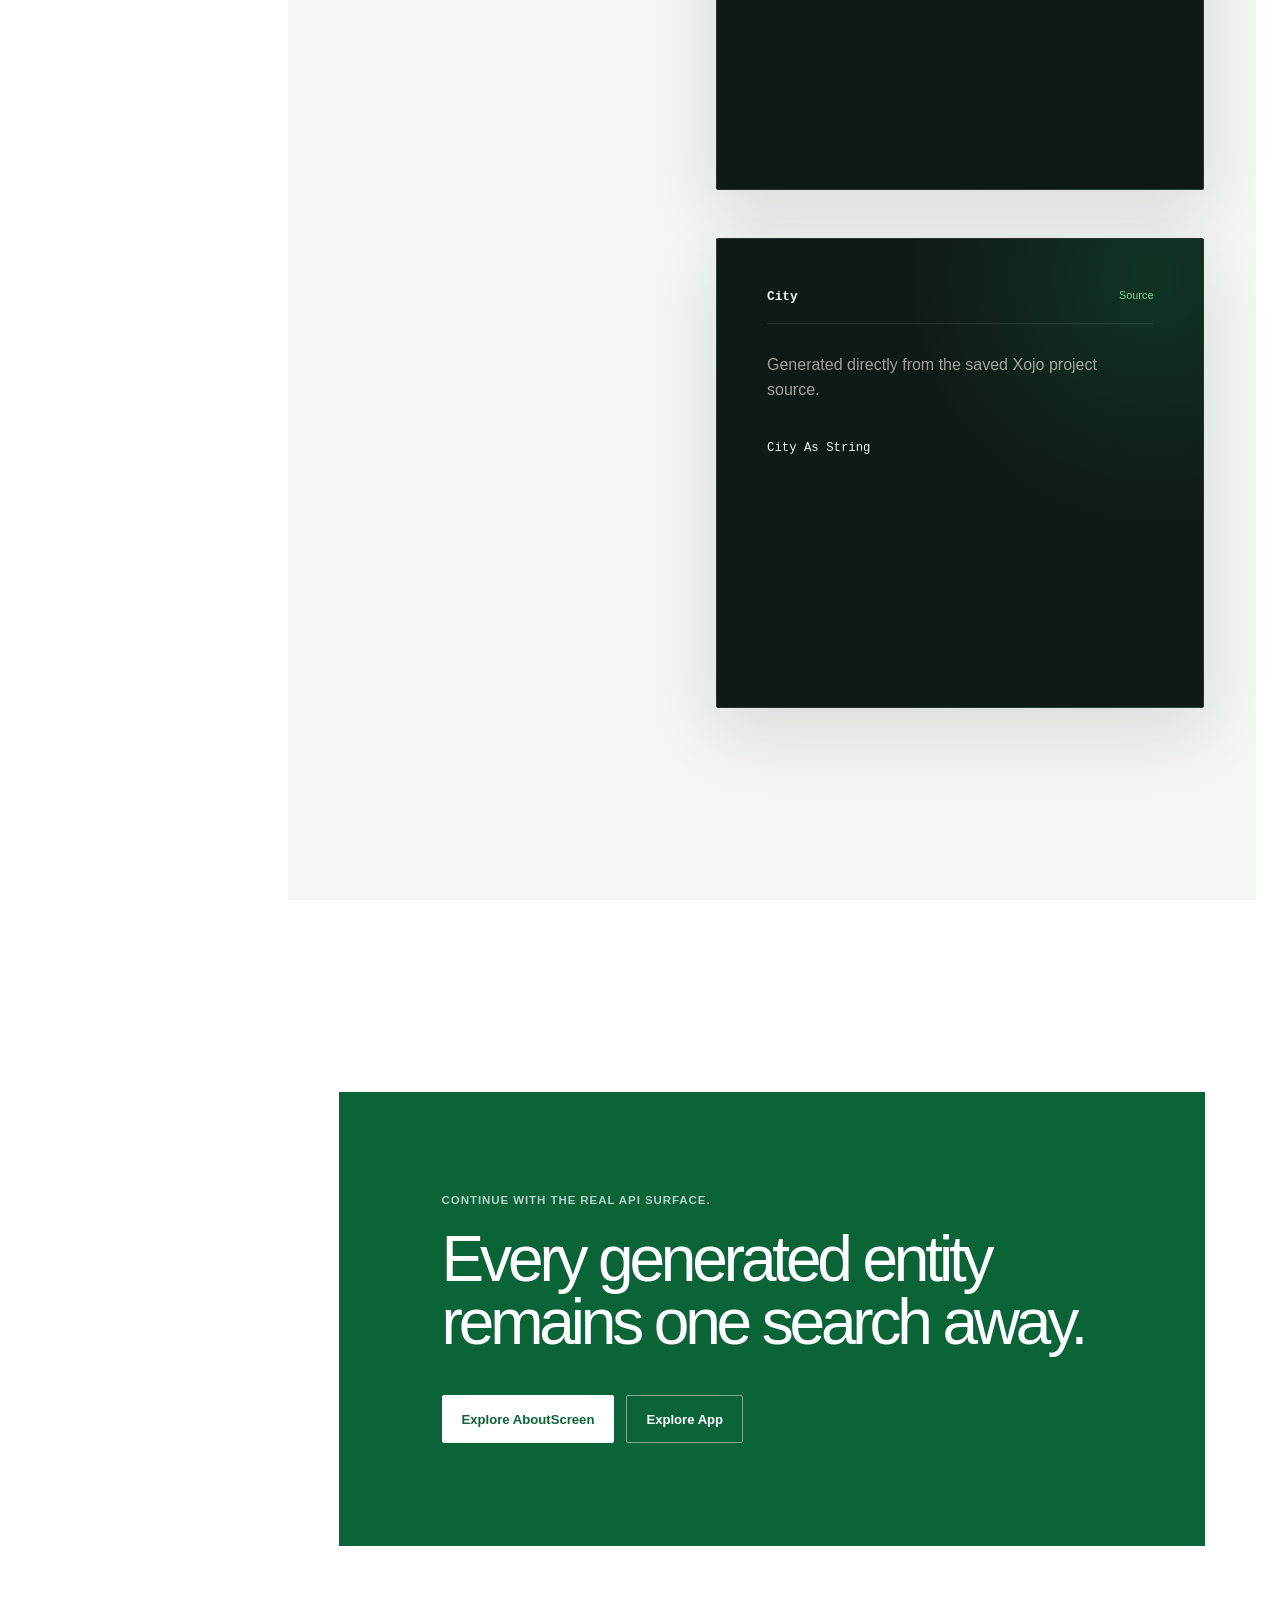
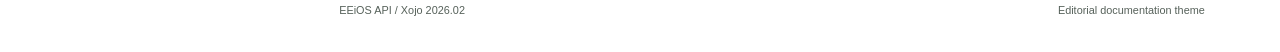
<file: docs/api-published/eeios/index.html>
<!doctype html>
<html lang="en" data-theme="light">
  <head>
    <meta charset="utf-8">
    <meta name="viewport" content="width=device-width, initial-scale=1">
    <meta name="theme-color" content="#ffffff">
    <title>EEiOS — API</title>
    <link rel="stylesheet" href="./stylesheets/primary-color.css?v=ec82b71cea764351">
    <link rel="stylesheet" href="./stylesheets/editorial.css?v=ec82b71cea764351">
    <link rel="stylesheet" href="./vendor/antv-x6-2.19.2.css?v=ec82b71cea764351">
  </head>
  <body>
    <main class="site-shell" id="site-shell">
      <header class="topbar">
        <button class="menu-button" id="menu-button" type="button" aria-label="Toggle documentation sidebar">
          <span></span><span></span>
        </button>
        <button class="brand" id="brand-button" type="button" aria-label="Documentation home">
          <span class="brand-mark" id="brand-mark">XO</span>
          <span class="brand-copy">
            <strong id="brand-name">Xojo API</strong>
            <small id="brand-target">Project documentation</small>
          </span>
        </button>
        <nav class="top-links" id="top-links" aria-label="Primary"></nav>
        <div class="top-actions">
          <button class="search-trigger" id="search-trigger" type="button" aria-label="Search documentation">
            <span class="search-label">Search documentation</span>
            <span class="search-icon" aria-hidden="true"></span>
            <kbd>⌘ K</kbd>
          </button>
          <button class="theme-button" id="theme-button" type="button" aria-label="Use dark theme" title="Use dark theme">
            <span aria-hidden="true">☾</span>
          </button>
        </div>
      </header>

      <aside class="sidebar" id="sidebar">
        <div class="project-facts">
          <p id="project-version">Xojo project</p>
          <dl id="project-facts"></dl>
        </div>
        <div id="project-navigation"></div>
      </aside>

      <div class="content-frame">
        <div id="overview-view">
          <section class="hero">
            <div class="hero-copy">
              <p class="hero-kicker" id="hero-kicker">Xojo API</p>
              <h1 id="hero-title">The architecture behind a complete application.</h1>
              <figure class="mobile-hero-visual">
                <img src="./assets/featured_portrait.png" alt="Mobile documentation preview">
                <figcaption>Mobile capture placeholder</figcaption>
              </figure>
              <p class="hero-intro" id="hero-intro"></p>
              <div class="hero-actions">
                <button class="primary-action" id="browse-entities" type="button">Browse entities</button>
                <button class="secondary-action" id="open-first-entity" type="button">Open first entity</button>
              </div>
            </div>
            <figure class="hero-visual">
              <img src="./assets/featured.png" id="featured-image" alt="Running Xojo project">
              <figcaption>
                <span>Running project</span>
                <strong id="featured-caption">Generated Xojo API documentation</strong>
              </figcaption>
            </figure>
          </section>

          <section class="marquee" aria-label="Framework types used by this project">
            <div class="marquee-track" id="marquee-track"></div>
          </section>

          <section class="interest-section entity-bento" id="entity-bento">
            <div class="section-heading">
              <h2>One project, readable as a system.</h2>
              <p>Project facts and API structure are placed where they help orientation, not buried in decoration.</p>
            </div>
            <div class="bento-grid">
              <article class="bento-main">
                <div class="bento-title">
                  <h3 id="entity-count">Documented entities</h3>
                  <p>Move from application lifecycle to concrete controls without losing context.</p>
                </div>
                <div class="entity-columns" id="recent-entities"></div>
              </article>
              <article class="metric-card">
                <strong id="surface-count">0</strong>
                <h3>Interface surfaces</h3>
                <p>Windows, pages, dialogs, containers, menus, and toolbars.</p>
              </article>
              <article class="metric-card metric-dark">
                <strong id="member-count">0</strong>
                <h3>Documented members</h3>
                <p>Methods, properties, events, and full source bodies remain searchable.</p>
              </article>
            </div>
          </section>

          <section class="accordion-section">
            <div class="section-heading compact">
              <h2>Navigate by responsibility.</h2>
              <p>Open a project layer, then inspect any generated entity.</p>
            </div>
            <div class="horizontal-accordion" id="kind-accordion"></div>
          </section>

          <section class="word-reveal">
            <p id="word-reveal"></p>
          </section>

          <section class="architecture-story">
            <div class="story-heading">
              <p>Architecture in source</p>
              <h2>Read the system as it runs.</h2>
              <span>A guided path through representative pieces of the generated API.</span>
            </div>
            <div class="story-list" id="source-stories"></div>
          </section>

          <section class="action-section">
            <p>Continue with the real API surface.</p>
            <h2>Every generated entity remains one search away.</h2>
            <div id="action-links"></div>
          </section>

          <footer>
            <span id="footer-project">Xojo API</span>
            <span>Editorial documentation theme</span>
          </footer>
        </div>

        <article class="entity-reader" id="entity-view" hidden>
          <button class="back-link" id="back-button" type="button">Back to overview</button>
          <header class="entity-header">
            <div>
              <p id="entity-kind">Class</p>
              <h1 id="entity-name">Entity</h1>
            </div>
            <dl>
              <div><dt>Members</dt><dd id="entity-members">0</dd></div>
              <div><dt>Target</dt><dd id="entity-target">Xojo</dd></div>
            </dl>
          </header>
          <div class="entity-summary generated-content" id="entity-summary"></div>
          <div class="reader-layout">
            <div class="reader-content" id="reader-content"></div>
            <aside class="reader-toc" id="reader-toc">
              <p>On this page</p>
            </aside>
          </div>
        </article>

        <article class="database-reader" id="database-view" hidden>
          <button class="back-link" id="database-back-button" type="button">Back to overview</button>
          <header class="database-header">
            <div>
              <p id="database-kind">SQLite database</p>
              <h1 id="database-name">Database</h1>
              <span id="database-source"></span>
            </div>
            <dl id="database-stats"></dl>
          </header>
          <nav class="database-tabs" id="database-tabs" aria-label="Database documentation">
            <button type="button" data-database-tab="dictionary">Data dictionary</button>
            <button type="button" data-database-tab="diagram">ER diagram</button>
          </nav>
          <section id="database-content" aria-live="polite"></section>
        </article>
      </div>

      <div class="search-backdrop" id="search-backdrop" role="presentation" hidden>
        <section class="search-dialog" role="dialog" aria-modal="true" aria-label="Search documentation">
          <div class="search-field">
            <span>Find</span>
            <input id="search-input" placeholder="Class, method, control, or type">
            <kbd>Esc</kbd>
          </div>
          <div class="search-results" id="search-results"></div>
        </section>
      </div>
    </main>

    <script>
      window.__XOJO_DOCGEN_BASE__ = ".";
      window.__XOJO_DOCGEN_ASSET_VERSION__ = "ec82b71cea764351";
    </script>
    <script src="./javascripts/prism.js?v=ec82b71cea764351"></script>
    <script src="./javascripts/xojo.prism.js?v=ec82b71cea764351"></script>
    <script src="./javascripts/database.js?v=ec82b71cea764351"></script>
    <script src="./javascripts/editorial.js?v=ec82b71cea764351"></script>
  </body>
</html>
</file>
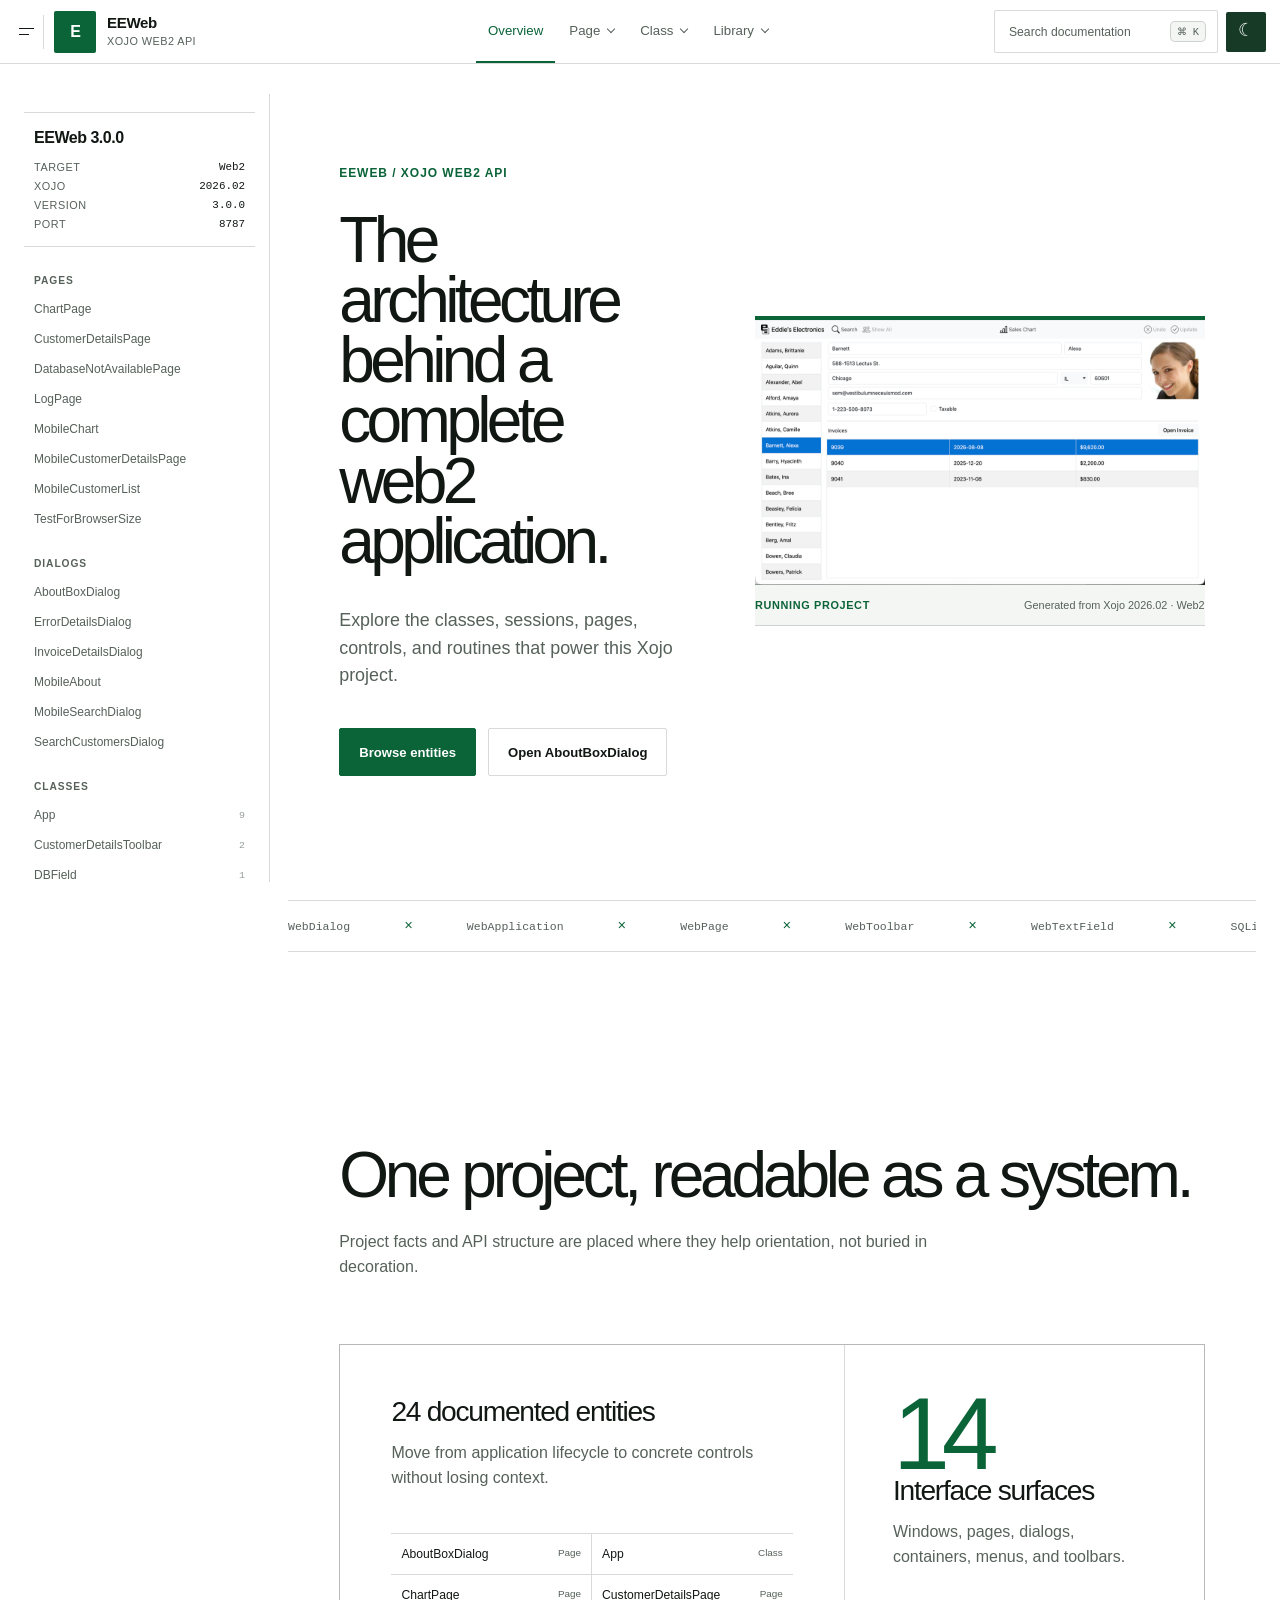
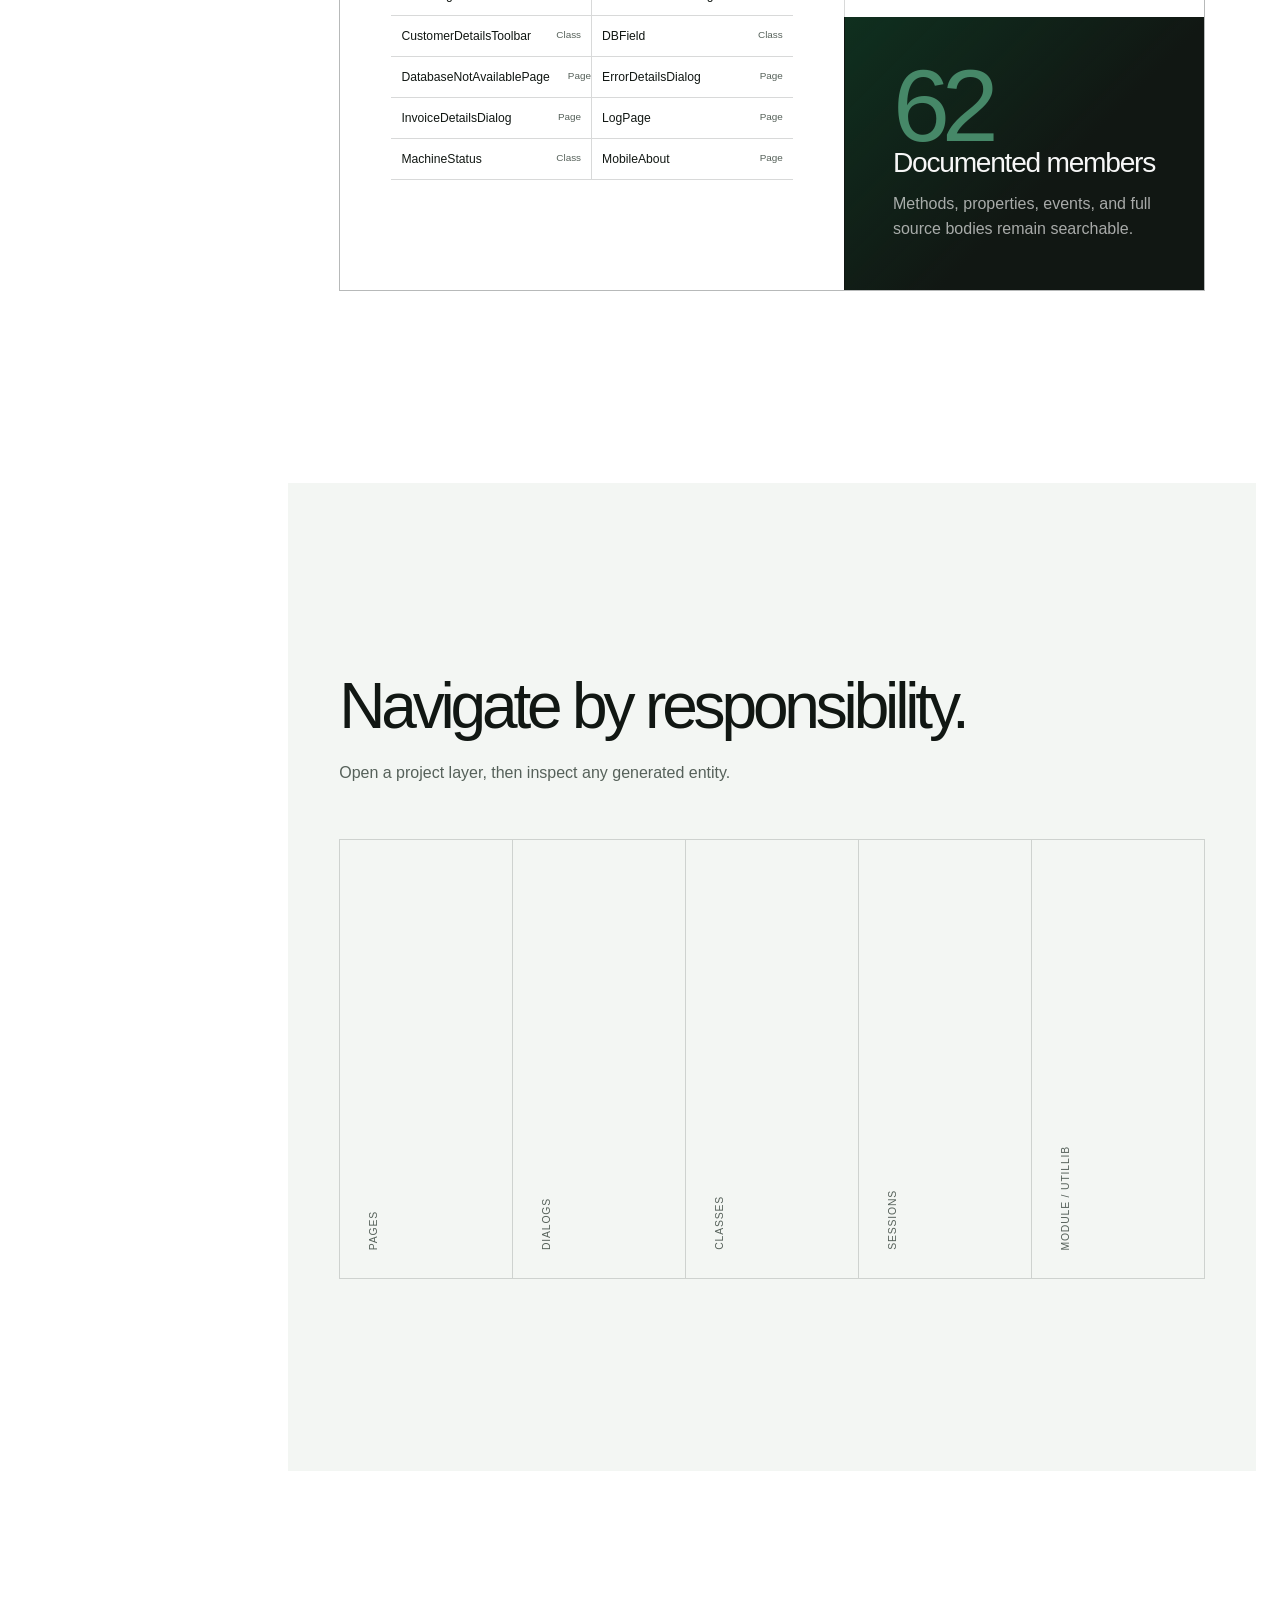
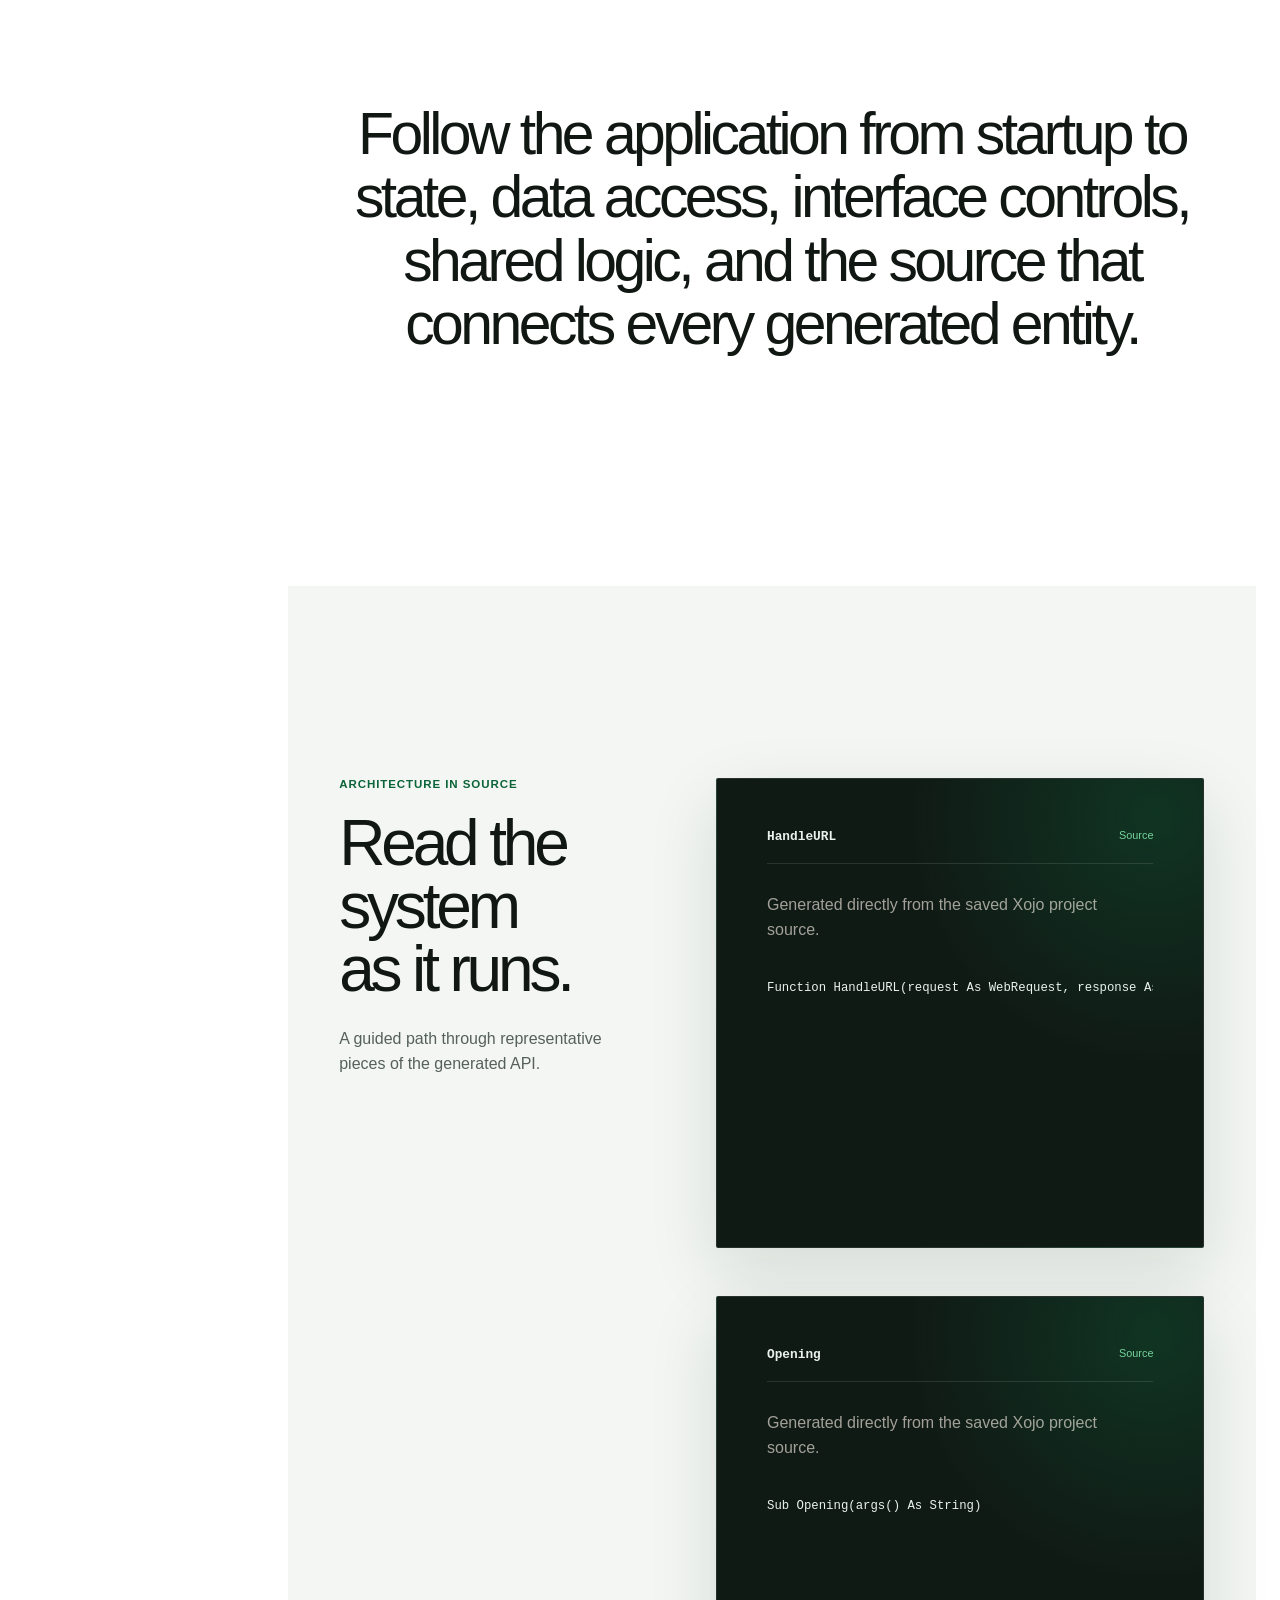
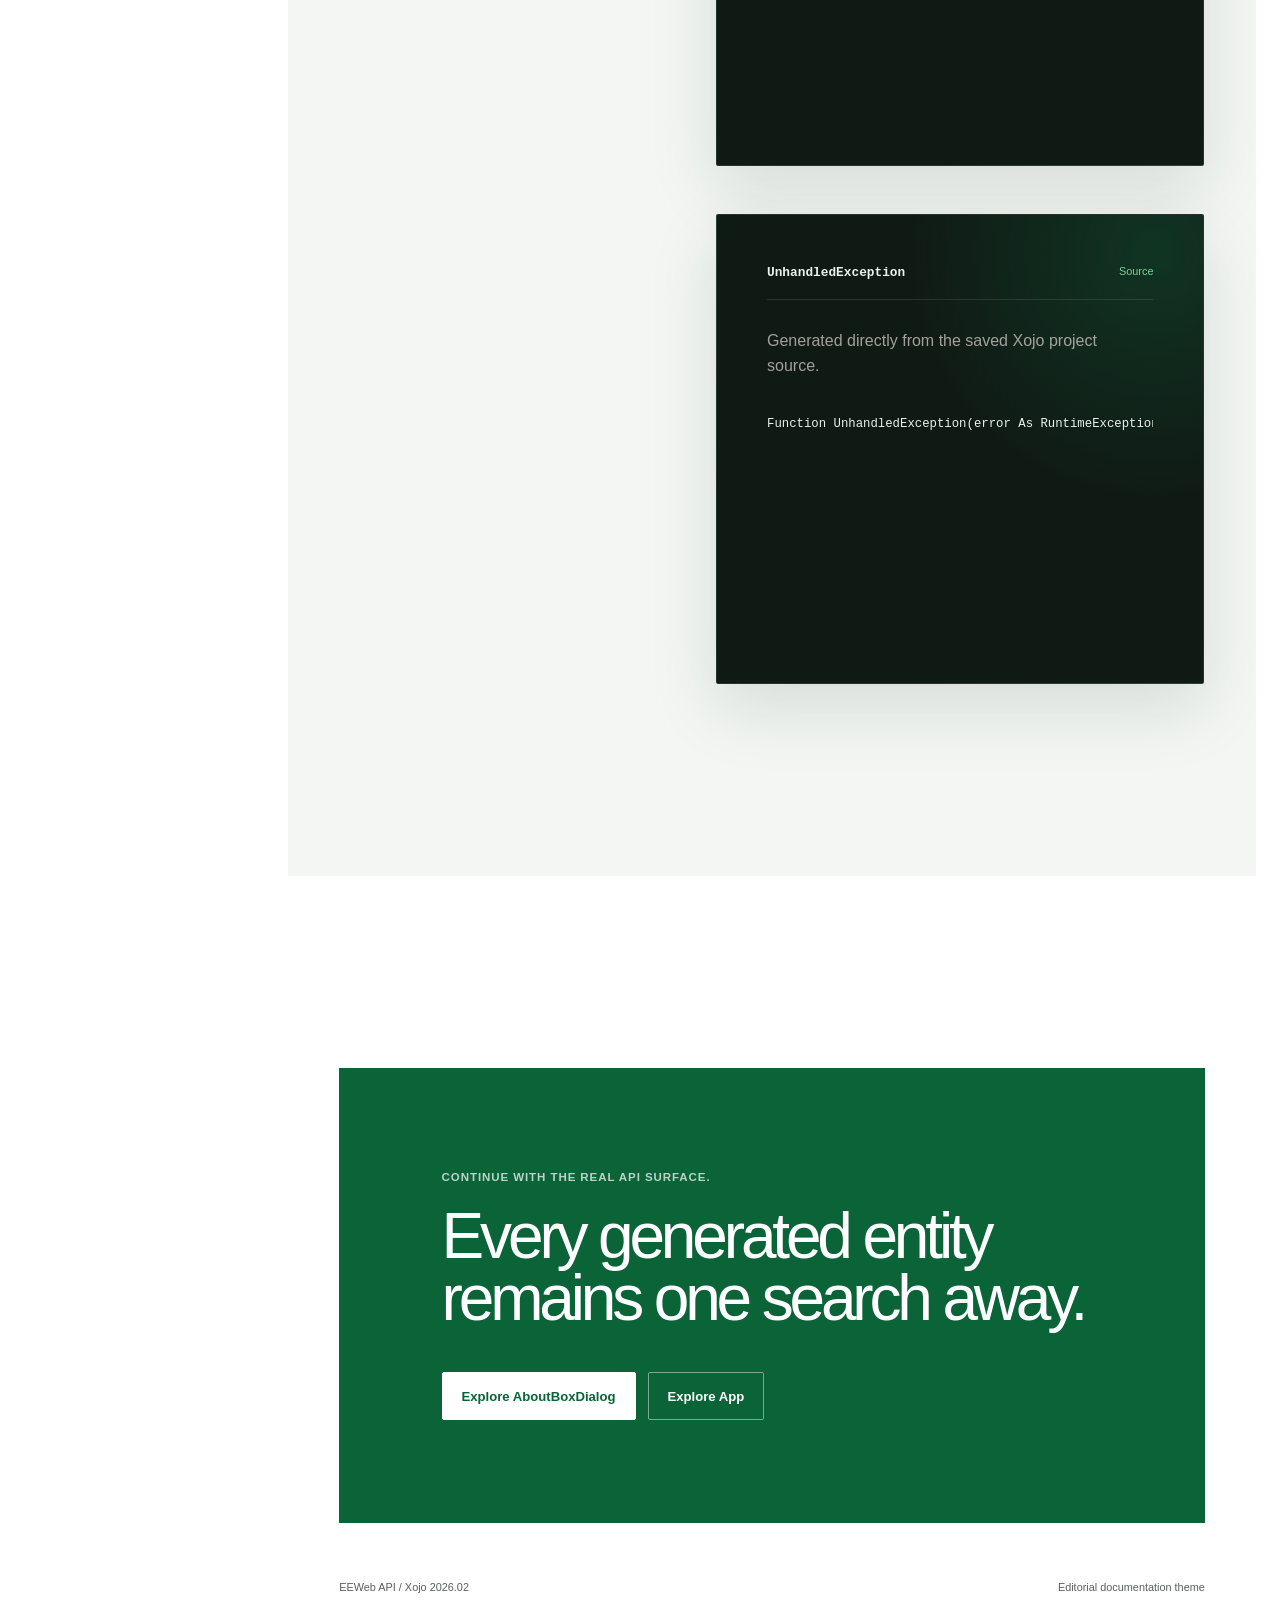
<file: docs/api-published/eeweb/index.html>
<!doctype html>
<html lang="en" data-theme="light">
  <head>
    <meta charset="utf-8">
    <meta name="viewport" content="width=device-width, initial-scale=1">
    <meta name="theme-color" content="#ffffff">
    <title>EEWeb — API</title>
    <link rel="stylesheet" href="./stylesheets/primary-color.css?v=f899576ca7d92a9e">
    <link rel="stylesheet" href="./stylesheets/editorial.css?v=f899576ca7d92a9e">
    <link rel="stylesheet" href="./vendor/antv-x6-2.19.2.css?v=f899576ca7d92a9e">
  </head>
  <body>
    <main class="site-shell" id="site-shell">
      <header class="topbar">
        <button class="menu-button" id="menu-button" type="button" aria-label="Toggle documentation sidebar">
          <span></span><span></span>
        </button>
        <button class="brand" id="brand-button" type="button" aria-label="Documentation home">
          <span class="brand-mark" id="brand-mark">XO</span>
          <span class="brand-copy">
            <strong id="brand-name">Xojo API</strong>
            <small id="brand-target">Project documentation</small>
          </span>
        </button>
        <nav class="top-links" id="top-links" aria-label="Primary"></nav>
        <div class="top-actions">
          <button class="search-trigger" id="search-trigger" type="button" aria-label="Search documentation">
            <span class="search-label">Search documentation</span>
            <span class="search-icon" aria-hidden="true"></span>
            <kbd>⌘ K</kbd>
          </button>
          <button class="theme-button" id="theme-button" type="button" aria-label="Use dark theme" title="Use dark theme">
            <span aria-hidden="true">☾</span>
          </button>
        </div>
      </header>

      <aside class="sidebar" id="sidebar">
        <div class="project-facts">
          <p id="project-version">Xojo project</p>
          <dl id="project-facts"></dl>
        </div>
        <div id="project-navigation"></div>
      </aside>

      <div class="content-frame">
        <div id="overview-view">
          <section class="hero">
            <div class="hero-copy">
              <p class="hero-kicker" id="hero-kicker">Xojo API</p>
              <h1 id="hero-title">The architecture behind a complete application.</h1>
              <figure class="mobile-hero-visual">
                <img src="./assets/featured_portrait.png" alt="Mobile documentation preview">
                <figcaption>Mobile capture placeholder</figcaption>
              </figure>
              <p class="hero-intro" id="hero-intro"></p>
              <div class="hero-actions">
                <button class="primary-action" id="browse-entities" type="button">Browse entities</button>
                <button class="secondary-action" id="open-first-entity" type="button">Open first entity</button>
              </div>
            </div>
            <figure class="hero-visual">
              <img src="./assets/featured.png" id="featured-image" alt="Running Xojo project">
              <figcaption>
                <span>Running project</span>
                <strong id="featured-caption">Generated Xojo API documentation</strong>
              </figcaption>
            </figure>
          </section>

          <section class="marquee" aria-label="Framework types used by this project">
            <div class="marquee-track" id="marquee-track"></div>
          </section>

          <section class="interest-section entity-bento" id="entity-bento">
            <div class="section-heading">
              <h2>One project, readable as a system.</h2>
              <p>Project facts and API structure are placed where they help orientation, not buried in decoration.</p>
            </div>
            <div class="bento-grid">
              <article class="bento-main">
                <div class="bento-title">
                  <h3 id="entity-count">Documented entities</h3>
                  <p>Move from application lifecycle to concrete controls without losing context.</p>
                </div>
                <div class="entity-columns" id="recent-entities"></div>
              </article>
              <article class="metric-card">
                <strong id="surface-count">0</strong>
                <h3>Interface surfaces</h3>
                <p>Windows, pages, dialogs, containers, menus, and toolbars.</p>
              </article>
              <article class="metric-card metric-dark">
                <strong id="member-count">0</strong>
                <h3>Documented members</h3>
                <p>Methods, properties, events, and full source bodies remain searchable.</p>
              </article>
            </div>
          </section>

          <section class="accordion-section">
            <div class="section-heading compact">
              <h2>Navigate by responsibility.</h2>
              <p>Open a project layer, then inspect any generated entity.</p>
            </div>
            <div class="horizontal-accordion" id="kind-accordion"></div>
          </section>

          <section class="word-reveal">
            <p id="word-reveal"></p>
          </section>

          <section class="architecture-story">
            <div class="story-heading">
              <p>Architecture in source</p>
              <h2>Read the system as it runs.</h2>
              <span>A guided path through representative pieces of the generated API.</span>
            </div>
            <div class="story-list" id="source-stories"></div>
          </section>

          <section class="action-section">
            <p>Continue with the real API surface.</p>
            <h2>Every generated entity remains one search away.</h2>
            <div id="action-links"></div>
          </section>

          <footer>
            <span id="footer-project">Xojo API</span>
            <span>Editorial documentation theme</span>
          </footer>
        </div>

        <article class="entity-reader" id="entity-view" hidden>
          <button class="back-link" id="back-button" type="button">Back to overview</button>
          <header class="entity-header">
            <div>
              <p id="entity-kind">Class</p>
              <h1 id="entity-name">Entity</h1>
            </div>
            <dl>
              <div><dt>Members</dt><dd id="entity-members">0</dd></div>
              <div><dt>Target</dt><dd id="entity-target">Xojo</dd></div>
            </dl>
          </header>
          <div class="entity-summary generated-content" id="entity-summary"></div>
          <div class="reader-layout">
            <div class="reader-content" id="reader-content"></div>
            <aside class="reader-toc" id="reader-toc">
              <p>On this page</p>
            </aside>
          </div>
        </article>

        <article class="database-reader" id="database-view" hidden>
          <button class="back-link" id="database-back-button" type="button">Back to overview</button>
          <header class="database-header">
            <div>
              <p id="database-kind">SQLite database</p>
              <h1 id="database-name">Database</h1>
              <span id="database-source"></span>
            </div>
            <dl id="database-stats"></dl>
          </header>
          <nav class="database-tabs" id="database-tabs" aria-label="Database documentation">
            <button type="button" data-database-tab="dictionary">Data dictionary</button>
            <button type="button" data-database-tab="diagram">ER diagram</button>
          </nav>
          <section id="database-content" aria-live="polite"></section>
        </article>
      </div>

      <div class="search-backdrop" id="search-backdrop" role="presentation" hidden>
        <section class="search-dialog" role="dialog" aria-modal="true" aria-label="Search documentation">
          <div class="search-field">
            <span>Find</span>
            <input id="search-input" placeholder="Class, method, control, or type">
            <kbd>Esc</kbd>
          </div>
          <div class="search-results" id="search-results"></div>
        </section>
      </div>
    </main>

    <script>
      window.__XOJO_DOCGEN_BASE__ = ".";
      window.__XOJO_DOCGEN_ASSET_VERSION__ = "f899576ca7d92a9e";
    </script>
    <script src="./javascripts/prism.js?v=f899576ca7d92a9e"></script>
    <script src="./javascripts/xojo.prism.js?v=f899576ca7d92a9e"></script>
    <script src="./javascripts/database.js?v=f899576ca7d92a9e"></script>
    <script src="./javascripts/editorial.js?v=f899576ca7d92a9e"></script>
  </body>
</html>
</file>
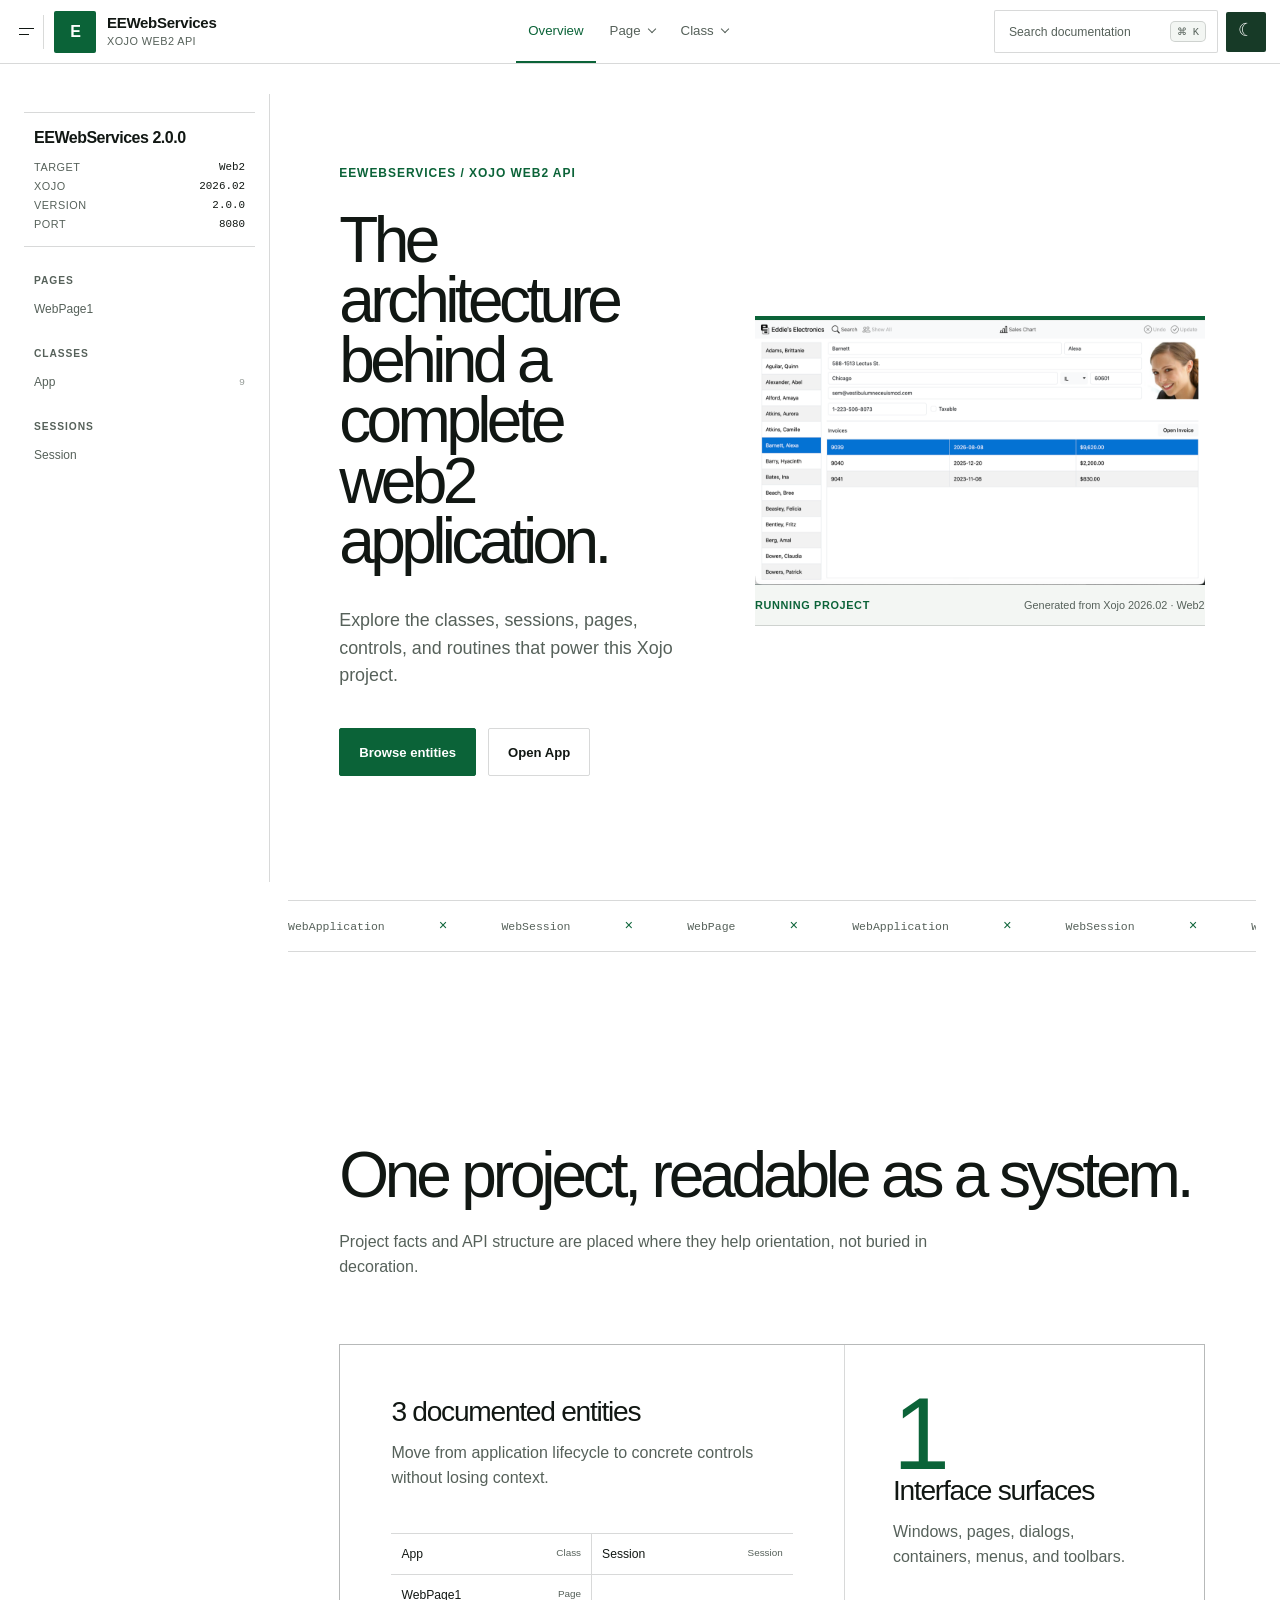
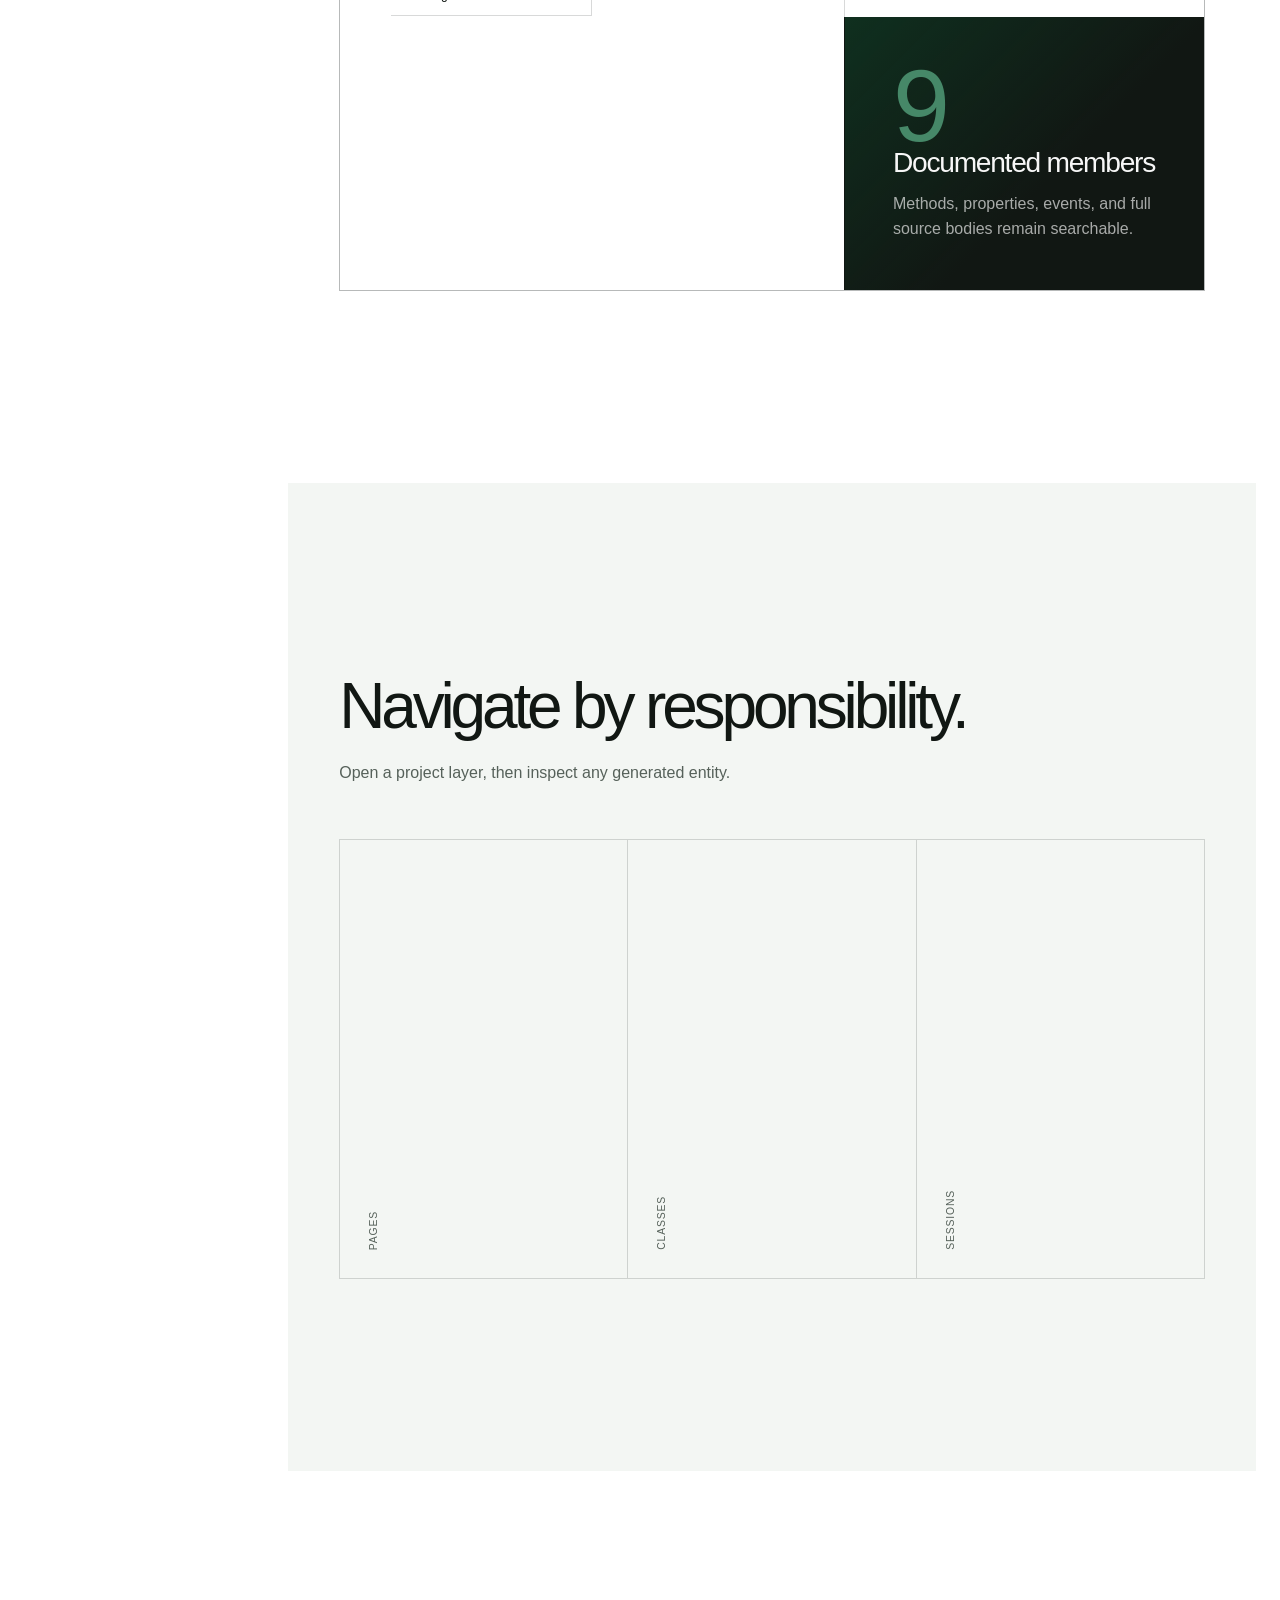
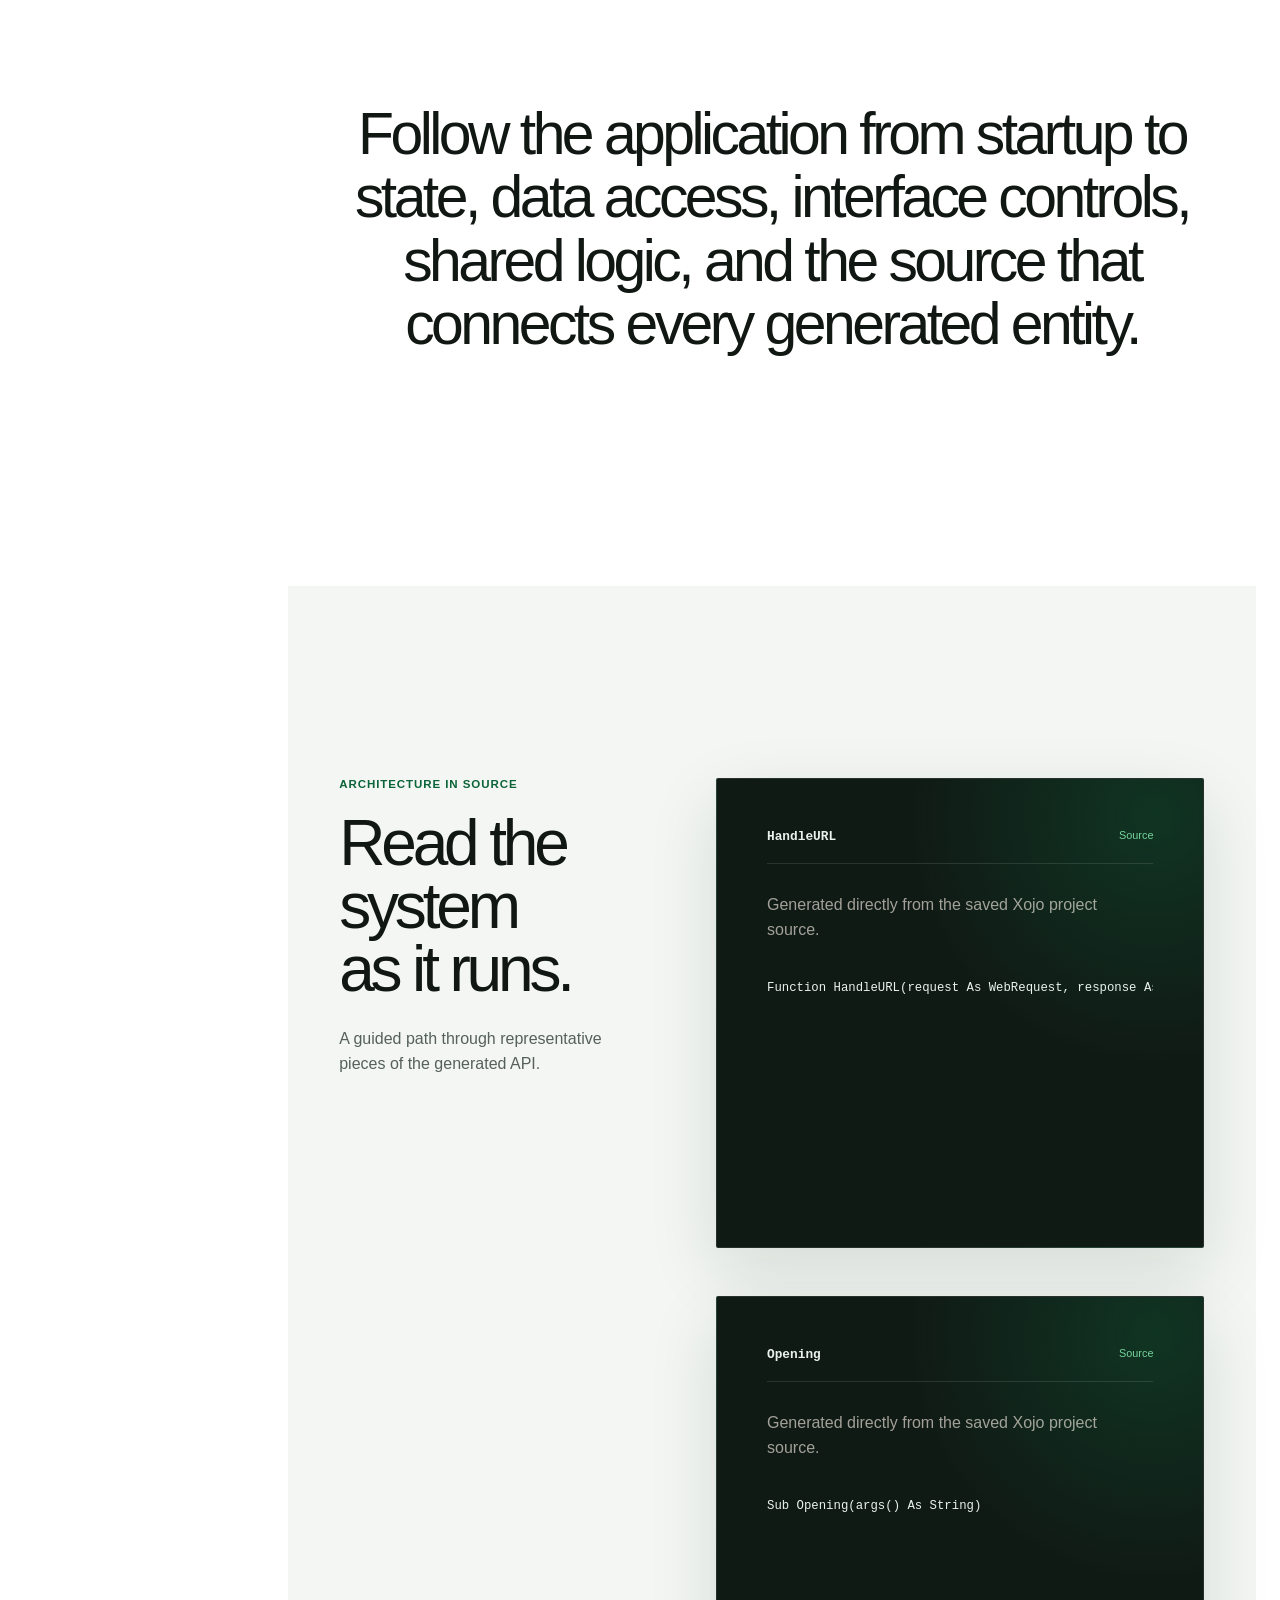
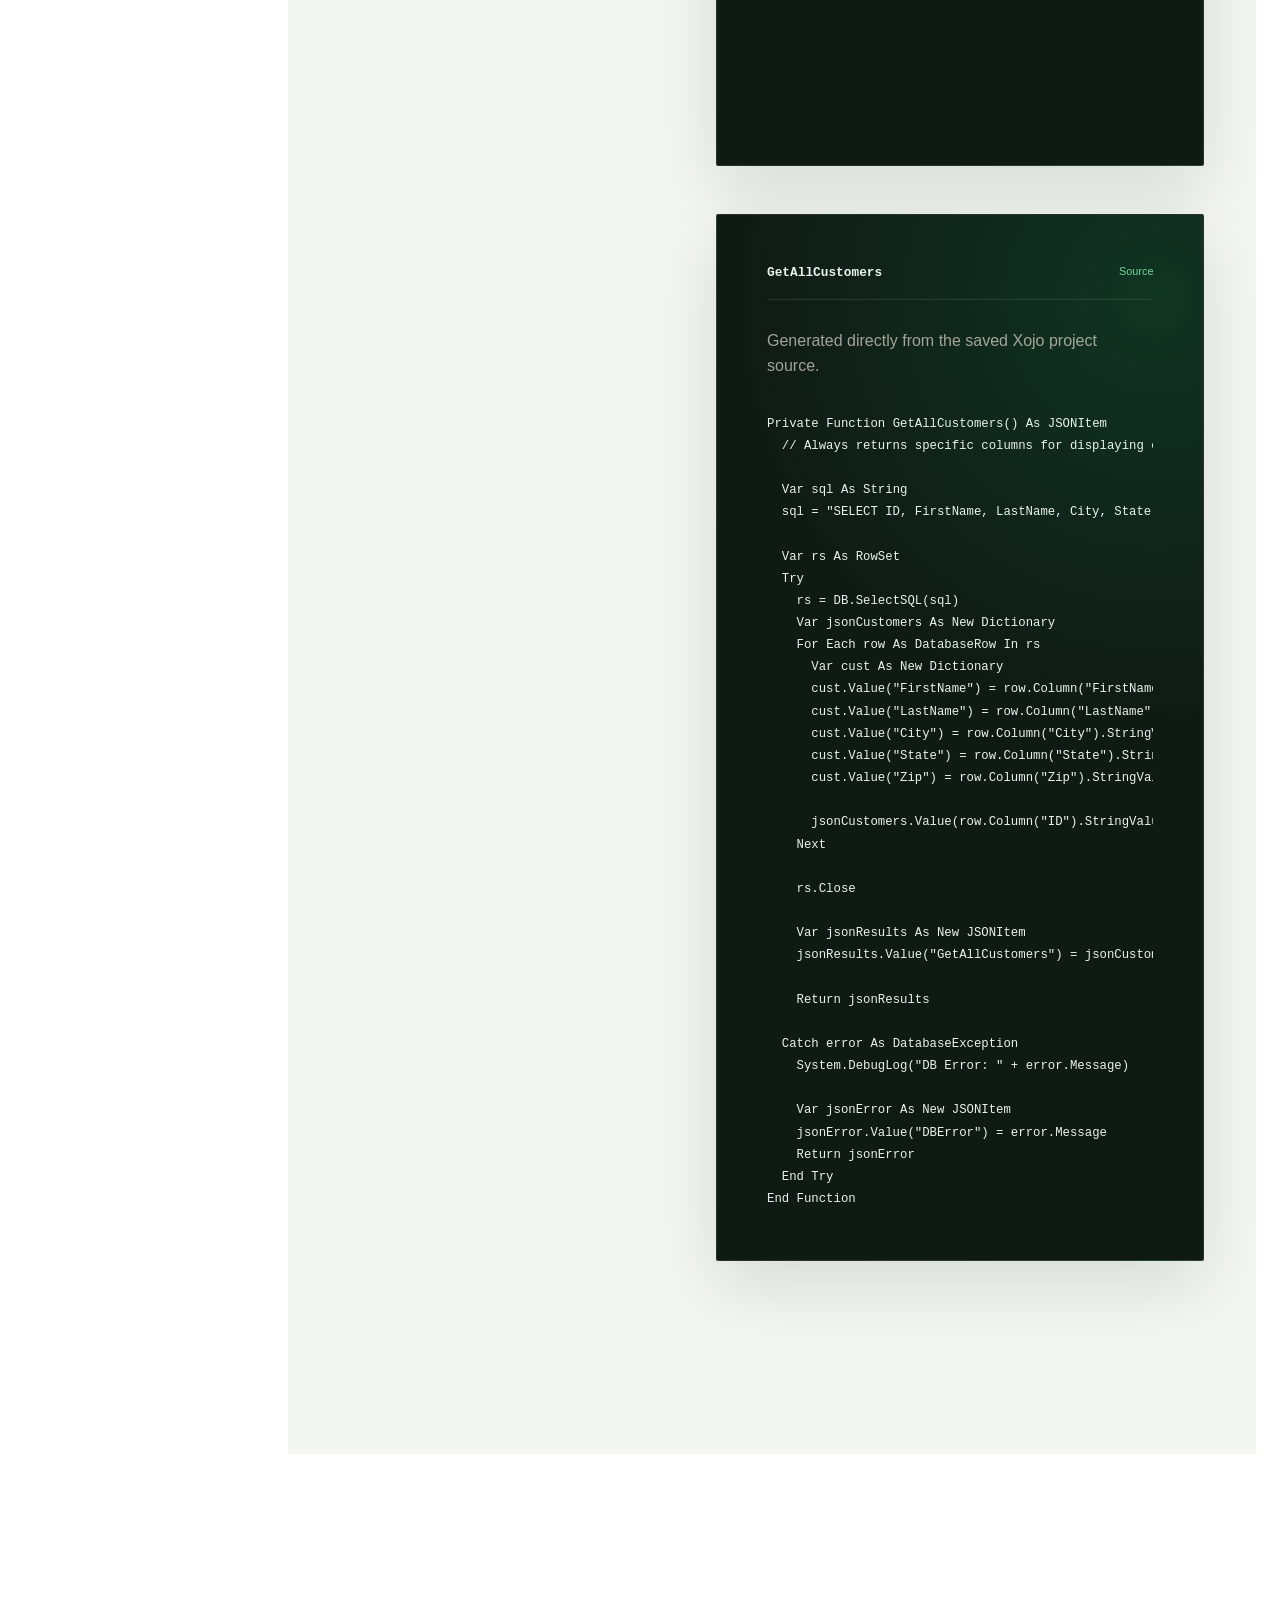
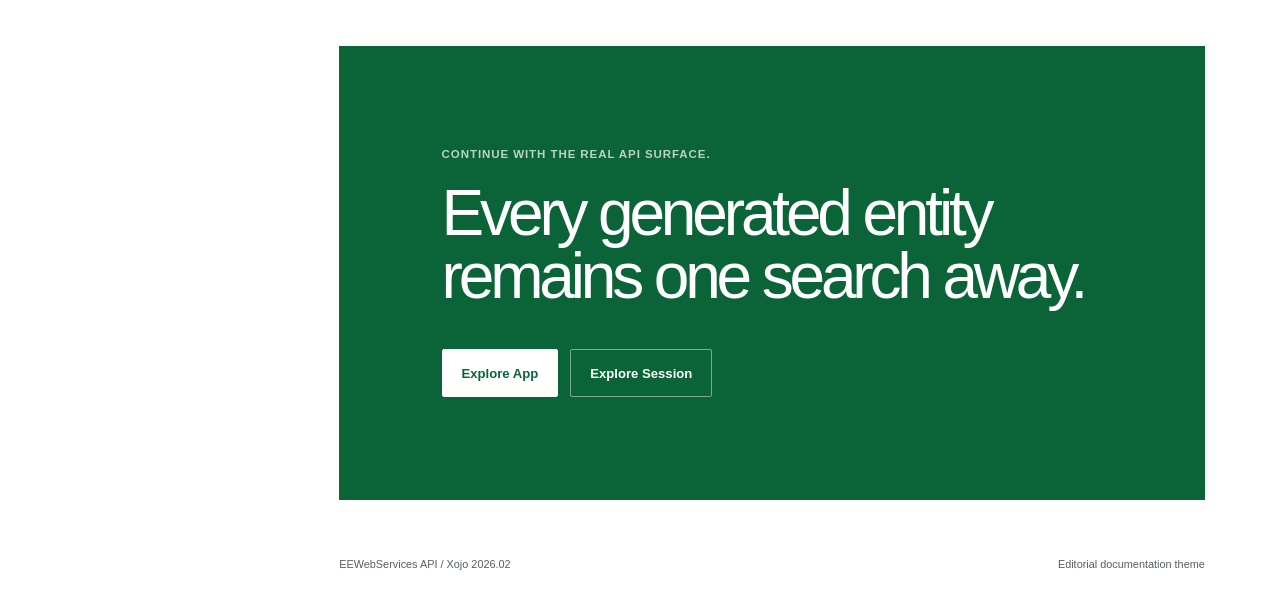
<file: docs/api-published/eewebservices/index.html>
<!doctype html>
<html lang="en" data-theme="light">
  <head>
    <meta charset="utf-8">
    <meta name="viewport" content="width=device-width, initial-scale=1">
    <meta name="theme-color" content="#ffffff">
    <title>EEWebServices — API</title>
    <link rel="stylesheet" href="./stylesheets/primary-color.css?v=5b7c990619925e8e">
    <link rel="stylesheet" href="./stylesheets/editorial.css?v=5b7c990619925e8e">
    <link rel="stylesheet" href="./vendor/antv-x6-2.19.2.css?v=5b7c990619925e8e">
  </head>
  <body>
    <main class="site-shell" id="site-shell">
      <header class="topbar">
        <button class="menu-button" id="menu-button" type="button" aria-label="Toggle documentation sidebar">
          <span></span><span></span>
        </button>
        <button class="brand" id="brand-button" type="button" aria-label="Documentation home">
          <span class="brand-mark" id="brand-mark">XO</span>
          <span class="brand-copy">
            <strong id="brand-name">Xojo API</strong>
            <small id="brand-target">Project documentation</small>
          </span>
        </button>
        <nav class="top-links" id="top-links" aria-label="Primary"></nav>
        <div class="top-actions">
          <button class="search-trigger" id="search-trigger" type="button" aria-label="Search documentation">
            <span class="search-label">Search documentation</span>
            <span class="search-icon" aria-hidden="true"></span>
            <kbd>⌘ K</kbd>
          </button>
          <button class="theme-button" id="theme-button" type="button" aria-label="Use dark theme" title="Use dark theme">
            <span aria-hidden="true">☾</span>
          </button>
        </div>
      </header>

      <aside class="sidebar" id="sidebar">
        <div class="project-facts">
          <p id="project-version">Xojo project</p>
          <dl id="project-facts"></dl>
        </div>
        <div id="project-navigation"></div>
      </aside>

      <div class="content-frame">
        <div id="overview-view">
          <section class="hero">
            <div class="hero-copy">
              <p class="hero-kicker" id="hero-kicker">Xojo API</p>
              <h1 id="hero-title">The architecture behind a complete application.</h1>
              <figure class="mobile-hero-visual">
                <img src="./assets/featured_portrait.png" alt="Mobile documentation preview">
                <figcaption>Mobile capture placeholder</figcaption>
              </figure>
              <p class="hero-intro" id="hero-intro"></p>
              <div class="hero-actions">
                <button class="primary-action" id="browse-entities" type="button">Browse entities</button>
                <button class="secondary-action" id="open-first-entity" type="button">Open first entity</button>
              </div>
            </div>
            <figure class="hero-visual">
              <img src="./assets/featured.png" id="featured-image" alt="Running Xojo project">
              <figcaption>
                <span>Running project</span>
                <strong id="featured-caption">Generated Xojo API documentation</strong>
              </figcaption>
            </figure>
          </section>

          <section class="marquee" aria-label="Framework types used by this project">
            <div class="marquee-track" id="marquee-track"></div>
          </section>

          <section class="interest-section entity-bento" id="entity-bento">
            <div class="section-heading">
              <h2>One project, readable as a system.</h2>
              <p>Project facts and API structure are placed where they help orientation, not buried in decoration.</p>
            </div>
            <div class="bento-grid">
              <article class="bento-main">
                <div class="bento-title">
                  <h3 id="entity-count">Documented entities</h3>
                  <p>Move from application lifecycle to concrete controls without losing context.</p>
                </div>
                <div class="entity-columns" id="recent-entities"></div>
              </article>
              <article class="metric-card">
                <strong id="surface-count">0</strong>
                <h3>Interface surfaces</h3>
                <p>Windows, pages, dialogs, containers, menus, and toolbars.</p>
              </article>
              <article class="metric-card metric-dark">
                <strong id="member-count">0</strong>
                <h3>Documented members</h3>
                <p>Methods, properties, events, and full source bodies remain searchable.</p>
              </article>
            </div>
          </section>

          <section class="accordion-section">
            <div class="section-heading compact">
              <h2>Navigate by responsibility.</h2>
              <p>Open a project layer, then inspect any generated entity.</p>
            </div>
            <div class="horizontal-accordion" id="kind-accordion"></div>
          </section>

          <section class="word-reveal">
            <p id="word-reveal"></p>
          </section>

          <section class="architecture-story">
            <div class="story-heading">
              <p>Architecture in source</p>
              <h2>Read the system as it runs.</h2>
              <span>A guided path through representative pieces of the generated API.</span>
            </div>
            <div class="story-list" id="source-stories"></div>
          </section>

          <section class="action-section">
            <p>Continue with the real API surface.</p>
            <h2>Every generated entity remains one search away.</h2>
            <div id="action-links"></div>
          </section>

          <footer>
            <span id="footer-project">Xojo API</span>
            <span>Editorial documentation theme</span>
          </footer>
        </div>

        <article class="entity-reader" id="entity-view" hidden>
          <button class="back-link" id="back-button" type="button">Back to overview</button>
          <header class="entity-header">
            <div>
              <p id="entity-kind">Class</p>
              <h1 id="entity-name">Entity</h1>
            </div>
            <dl>
              <div><dt>Members</dt><dd id="entity-members">0</dd></div>
              <div><dt>Target</dt><dd id="entity-target">Xojo</dd></div>
            </dl>
          </header>
          <div class="entity-summary generated-content" id="entity-summary"></div>
          <div class="reader-layout">
            <div class="reader-content" id="reader-content"></div>
            <aside class="reader-toc" id="reader-toc">
              <p>On this page</p>
            </aside>
          </div>
        </article>

        <article class="database-reader" id="database-view" hidden>
          <button class="back-link" id="database-back-button" type="button">Back to overview</button>
          <header class="database-header">
            <div>
              <p id="database-kind">SQLite database</p>
              <h1 id="database-name">Database</h1>
              <span id="database-source"></span>
            </div>
            <dl id="database-stats"></dl>
          </header>
          <nav class="database-tabs" id="database-tabs" aria-label="Database documentation">
            <button type="button" data-database-tab="dictionary">Data dictionary</button>
            <button type="button" data-database-tab="diagram">ER diagram</button>
          </nav>
          <section id="database-content" aria-live="polite"></section>
        </article>
      </div>

      <div class="search-backdrop" id="search-backdrop" role="presentation" hidden>
        <section class="search-dialog" role="dialog" aria-modal="true" aria-label="Search documentation">
          <div class="search-field">
            <span>Find</span>
            <input id="search-input" placeholder="Class, method, control, or type">
            <kbd>Esc</kbd>
          </div>
          <div class="search-results" id="search-results"></div>
        </section>
      </div>
    </main>

    <script>
      window.__XOJO_DOCGEN_BASE__ = ".";
      window.__XOJO_DOCGEN_ASSET_VERSION__ = "5b7c990619925e8e";
    </script>
    <script src="./javascripts/prism.js?v=5b7c990619925e8e"></script>
    <script src="./javascripts/xojo.prism.js?v=5b7c990619925e8e"></script>
    <script src="./javascripts/database.js?v=5b7c990619925e8e"></script>
    <script src="./javascripts/editorial.js?v=5b7c990619925e8e"></script>
  </body>
</html>
</file>
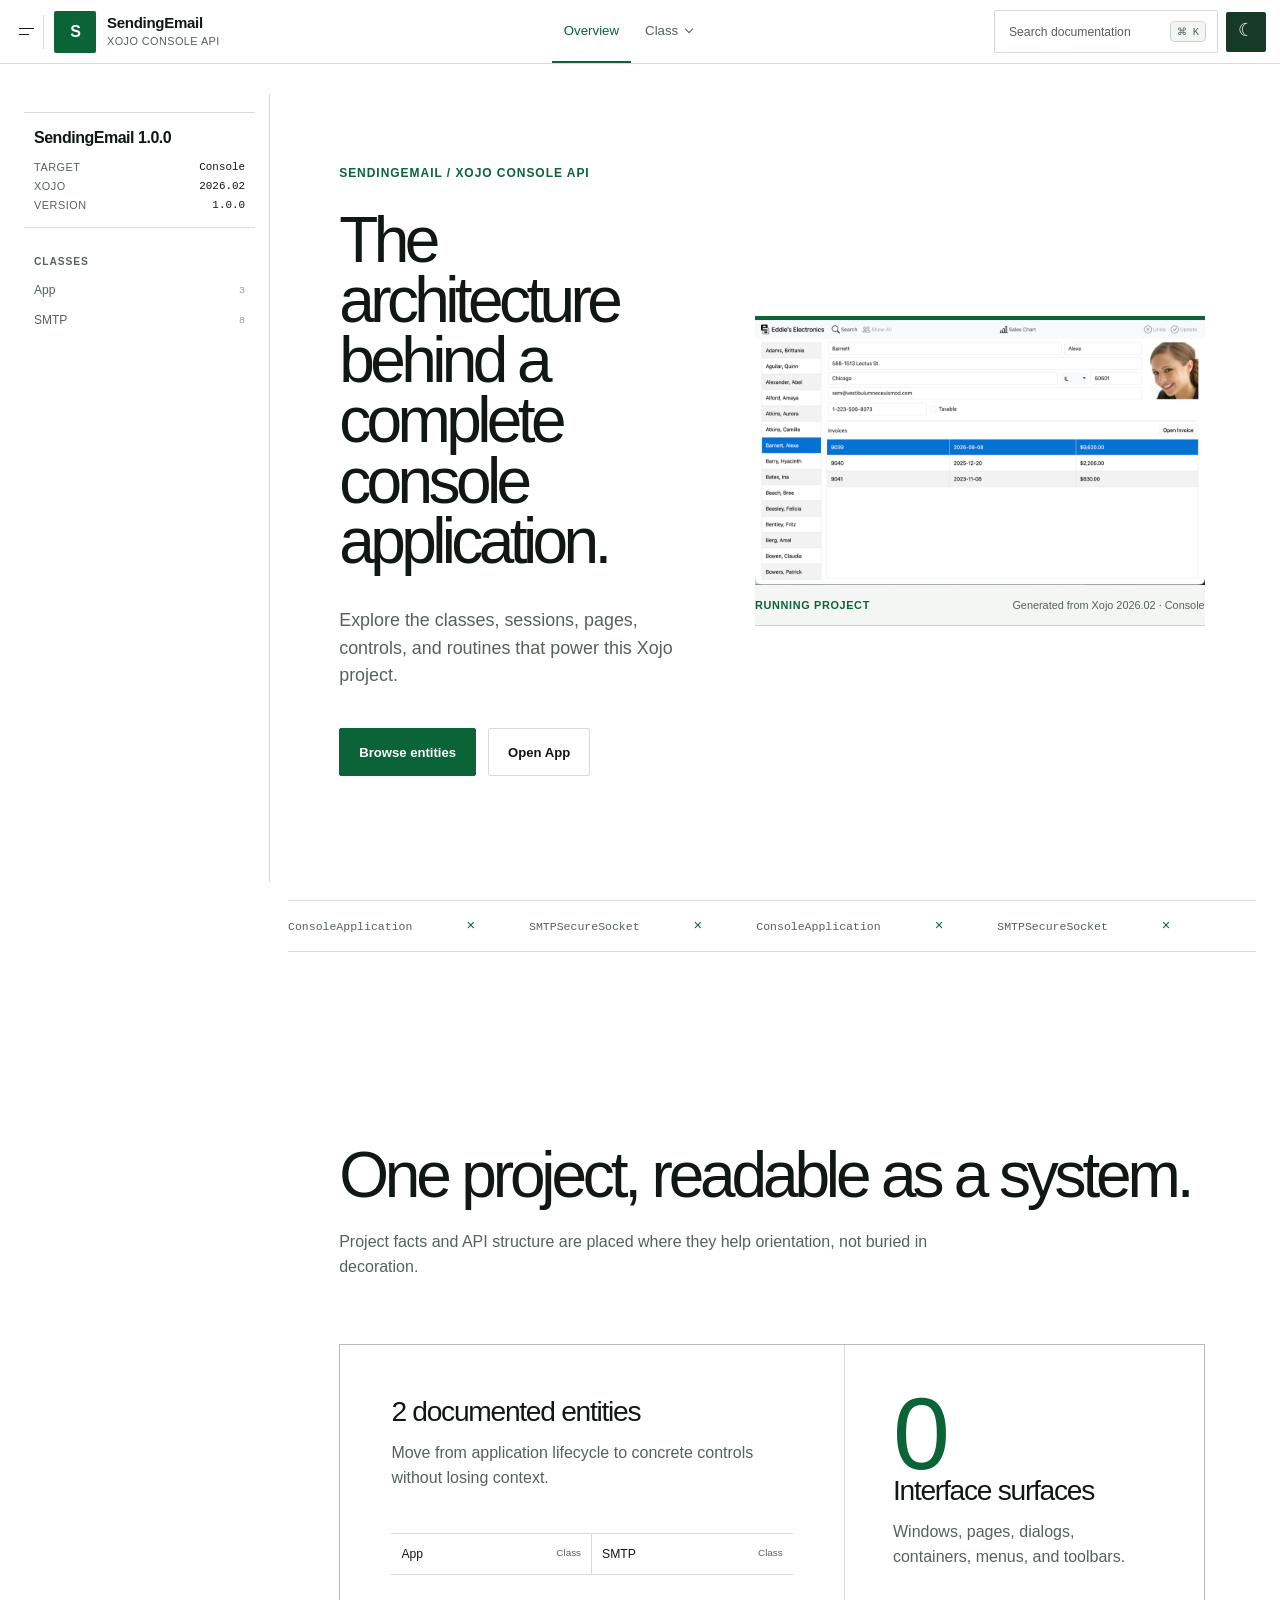
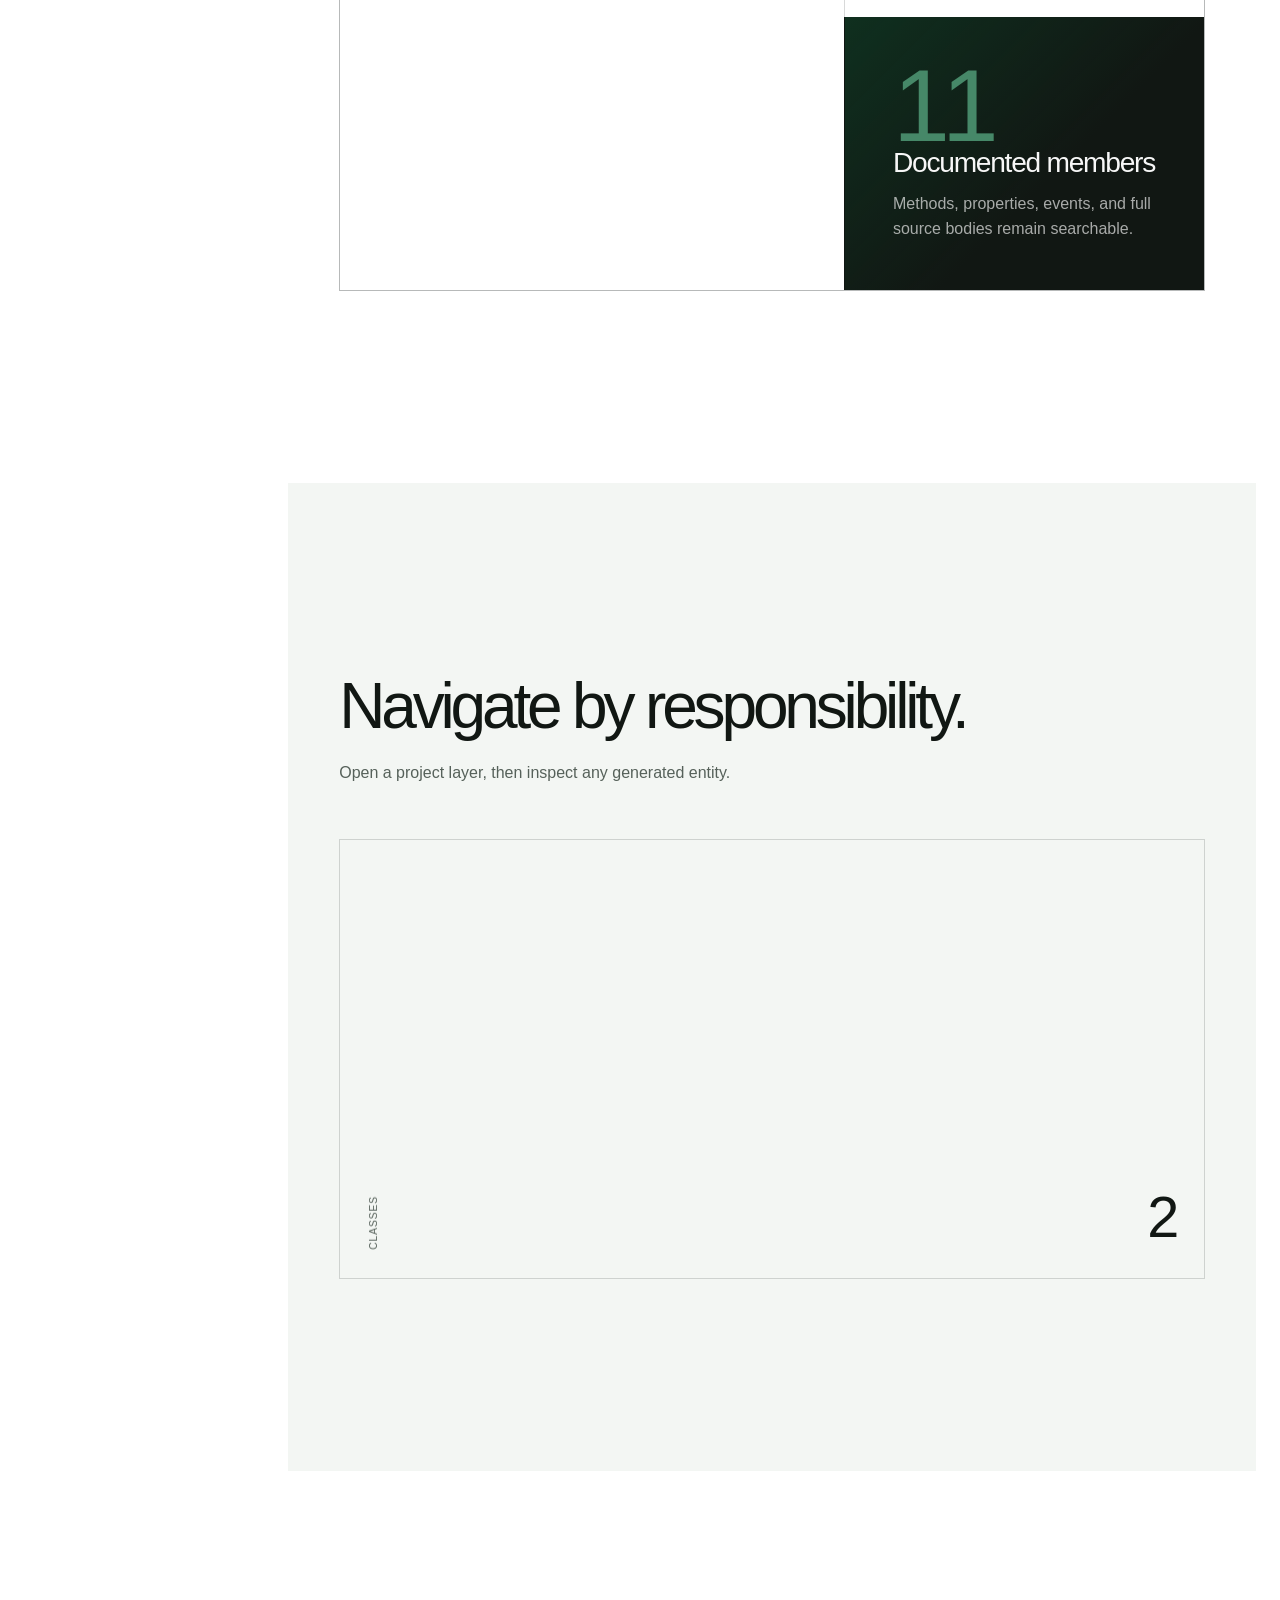
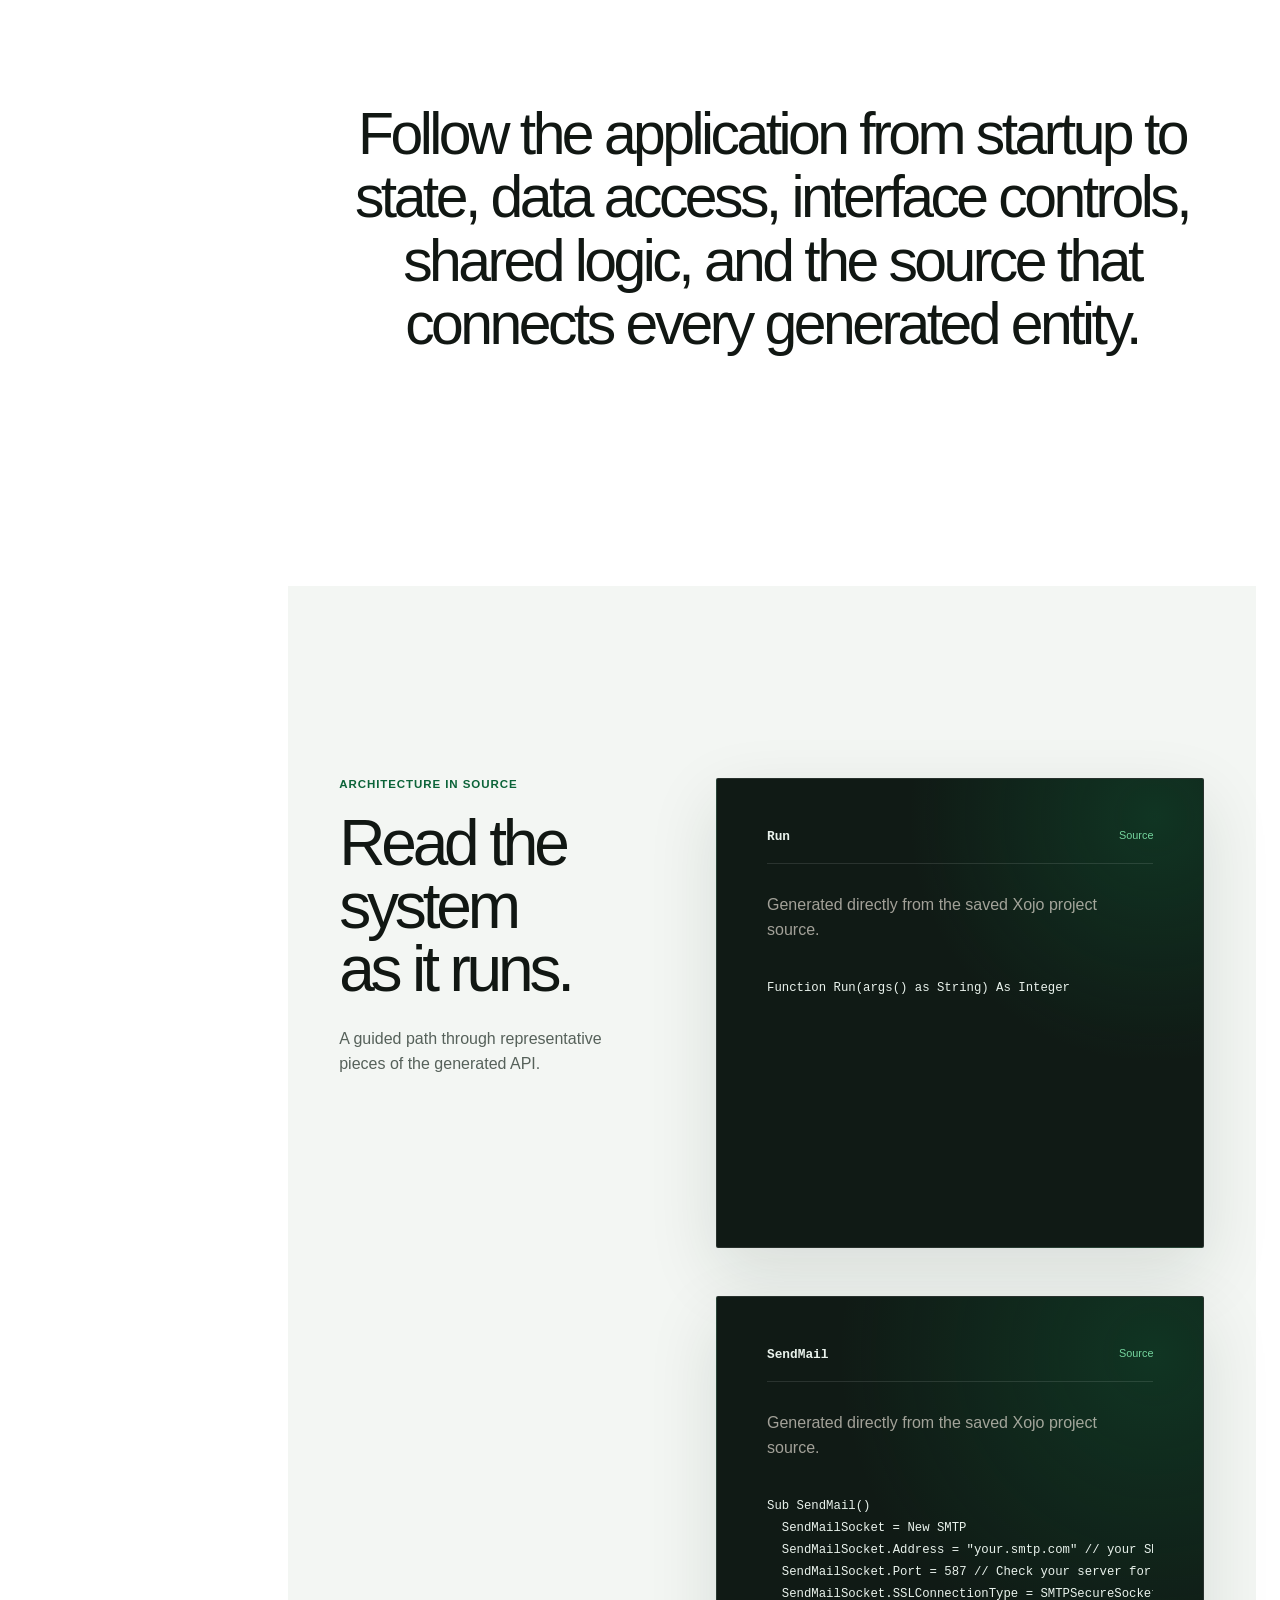
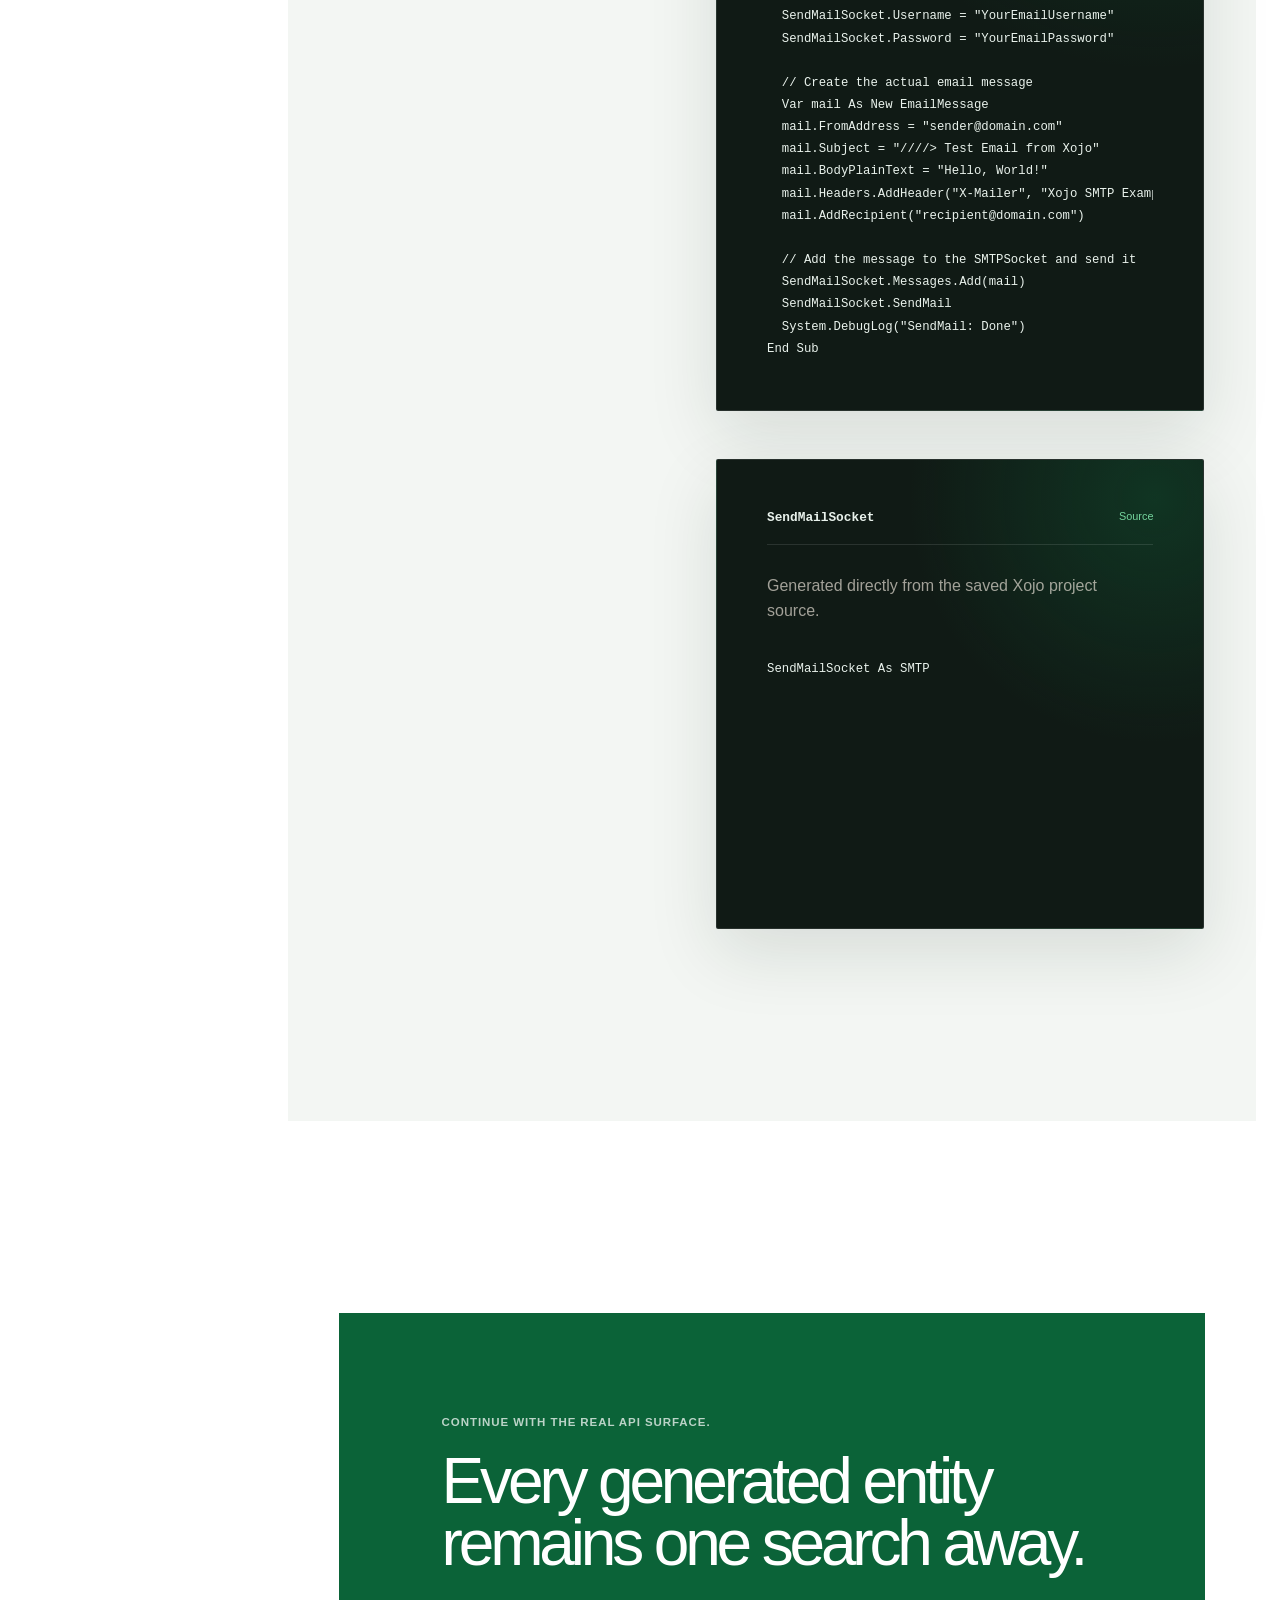
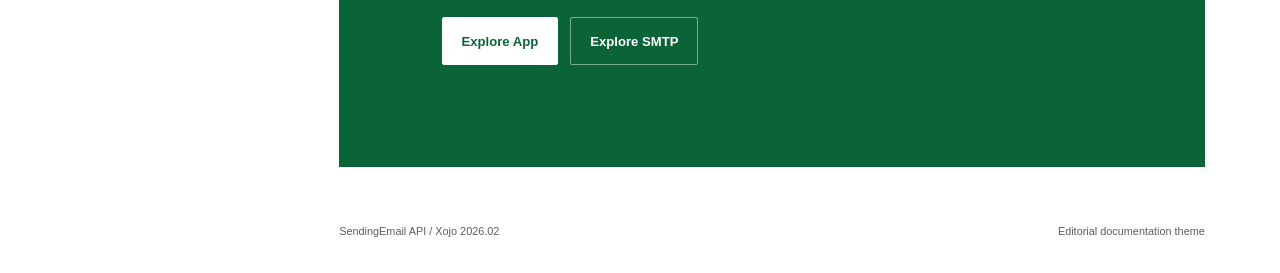
<file: docs/api-published/sendingemail/index.html>
<!doctype html>
<html lang="en" data-theme="light">
  <head>
    <meta charset="utf-8">
    <meta name="viewport" content="width=device-width, initial-scale=1">
    <meta name="theme-color" content="#ffffff">
    <title>SendingEmail — API</title>
    <link rel="stylesheet" href="./stylesheets/primary-color.css?v=8aeb848422ae53e4">
    <link rel="stylesheet" href="./stylesheets/editorial.css?v=8aeb848422ae53e4">
    <link rel="stylesheet" href="./vendor/antv-x6-2.19.2.css?v=8aeb848422ae53e4">
  </head>
  <body>
    <main class="site-shell" id="site-shell">
      <header class="topbar">
        <button class="menu-button" id="menu-button" type="button" aria-label="Toggle documentation sidebar">
          <span></span><span></span>
        </button>
        <button class="brand" id="brand-button" type="button" aria-label="Documentation home">
          <span class="brand-mark" id="brand-mark">XO</span>
          <span class="brand-copy">
            <strong id="brand-name">Xojo API</strong>
            <small id="brand-target">Project documentation</small>
          </span>
        </button>
        <nav class="top-links" id="top-links" aria-label="Primary"></nav>
        <div class="top-actions">
          <button class="search-trigger" id="search-trigger" type="button" aria-label="Search documentation">
            <span class="search-label">Search documentation</span>
            <span class="search-icon" aria-hidden="true"></span>
            <kbd>⌘ K</kbd>
          </button>
          <button class="theme-button" id="theme-button" type="button" aria-label="Use dark theme" title="Use dark theme">
            <span aria-hidden="true">☾</span>
          </button>
        </div>
      </header>

      <aside class="sidebar" id="sidebar">
        <div class="project-facts">
          <p id="project-version">Xojo project</p>
          <dl id="project-facts"></dl>
        </div>
        <div id="project-navigation"></div>
      </aside>

      <div class="content-frame">
        <div id="overview-view">
          <section class="hero">
            <div class="hero-copy">
              <p class="hero-kicker" id="hero-kicker">Xojo API</p>
              <h1 id="hero-title">The architecture behind a complete application.</h1>
              <figure class="mobile-hero-visual">
                <img src="./assets/featured_portrait.png" alt="Mobile documentation preview">
                <figcaption>Mobile capture placeholder</figcaption>
              </figure>
              <p class="hero-intro" id="hero-intro"></p>
              <div class="hero-actions">
                <button class="primary-action" id="browse-entities" type="button">Browse entities</button>
                <button class="secondary-action" id="open-first-entity" type="button">Open first entity</button>
              </div>
            </div>
            <figure class="hero-visual">
              <img src="./assets/featured.png" id="featured-image" alt="Running Xojo project">
              <figcaption>
                <span>Running project</span>
                <strong id="featured-caption">Generated Xojo API documentation</strong>
              </figcaption>
            </figure>
          </section>

          <section class="marquee" aria-label="Framework types used by this project">
            <div class="marquee-track" id="marquee-track"></div>
          </section>

          <section class="interest-section entity-bento" id="entity-bento">
            <div class="section-heading">
              <h2>One project, readable as a system.</h2>
              <p>Project facts and API structure are placed where they help orientation, not buried in decoration.</p>
            </div>
            <div class="bento-grid">
              <article class="bento-main">
                <div class="bento-title">
                  <h3 id="entity-count">Documented entities</h3>
                  <p>Move from application lifecycle to concrete controls without losing context.</p>
                </div>
                <div class="entity-columns" id="recent-entities"></div>
              </article>
              <article class="metric-card">
                <strong id="surface-count">0</strong>
                <h3>Interface surfaces</h3>
                <p>Windows, pages, dialogs, containers, menus, and toolbars.</p>
              </article>
              <article class="metric-card metric-dark">
                <strong id="member-count">0</strong>
                <h3>Documented members</h3>
                <p>Methods, properties, events, and full source bodies remain searchable.</p>
              </article>
            </div>
          </section>

          <section class="accordion-section">
            <div class="section-heading compact">
              <h2>Navigate by responsibility.</h2>
              <p>Open a project layer, then inspect any generated entity.</p>
            </div>
            <div class="horizontal-accordion" id="kind-accordion"></div>
          </section>

          <section class="word-reveal">
            <p id="word-reveal"></p>
          </section>

          <section class="architecture-story">
            <div class="story-heading">
              <p>Architecture in source</p>
              <h2>Read the system as it runs.</h2>
              <span>A guided path through representative pieces of the generated API.</span>
            </div>
            <div class="story-list" id="source-stories"></div>
          </section>

          <section class="action-section">
            <p>Continue with the real API surface.</p>
            <h2>Every generated entity remains one search away.</h2>
            <div id="action-links"></div>
          </section>

          <footer>
            <span id="footer-project">Xojo API</span>
            <span>Editorial documentation theme</span>
          </footer>
        </div>

        <article class="entity-reader" id="entity-view" hidden>
          <button class="back-link" id="back-button" type="button">Back to overview</button>
          <header class="entity-header">
            <div>
              <p id="entity-kind">Class</p>
              <h1 id="entity-name">Entity</h1>
            </div>
            <dl>
              <div><dt>Members</dt><dd id="entity-members">0</dd></div>
              <div><dt>Target</dt><dd id="entity-target">Xojo</dd></div>
            </dl>
          </header>
          <div class="entity-summary generated-content" id="entity-summary"></div>
          <div class="reader-layout">
            <div class="reader-content" id="reader-content"></div>
            <aside class="reader-toc" id="reader-toc">
              <p>On this page</p>
            </aside>
          </div>
        </article>

        <article class="database-reader" id="database-view" hidden>
          <button class="back-link" id="database-back-button" type="button">Back to overview</button>
          <header class="database-header">
            <div>
              <p id="database-kind">SQLite database</p>
              <h1 id="database-name">Database</h1>
              <span id="database-source"></span>
            </div>
            <dl id="database-stats"></dl>
          </header>
          <nav class="database-tabs" id="database-tabs" aria-label="Database documentation">
            <button type="button" data-database-tab="dictionary">Data dictionary</button>
            <button type="button" data-database-tab="diagram">ER diagram</button>
          </nav>
          <section id="database-content" aria-live="polite"></section>
        </article>
      </div>

      <div class="search-backdrop" id="search-backdrop" role="presentation" hidden>
        <section class="search-dialog" role="dialog" aria-modal="true" aria-label="Search documentation">
          <div class="search-field">
            <span>Find</span>
            <input id="search-input" placeholder="Class, method, control, or type">
            <kbd>Esc</kbd>
          </div>
          <div class="search-results" id="search-results"></div>
        </section>
      </div>
    </main>

    <script>
      window.__XOJO_DOCGEN_BASE__ = ".";
      window.__XOJO_DOCGEN_ASSET_VERSION__ = "8aeb848422ae53e4";
    </script>
    <script src="./javascripts/prism.js?v=8aeb848422ae53e4"></script>
    <script src="./javascripts/xojo.prism.js?v=8aeb848422ae53e4"></script>
    <script src="./javascripts/database.js?v=8aeb848422ae53e4"></script>
    <script src="./javascripts/editorial.js?v=8aeb848422ae53e4"></script>
  </body>
</html>
</file>
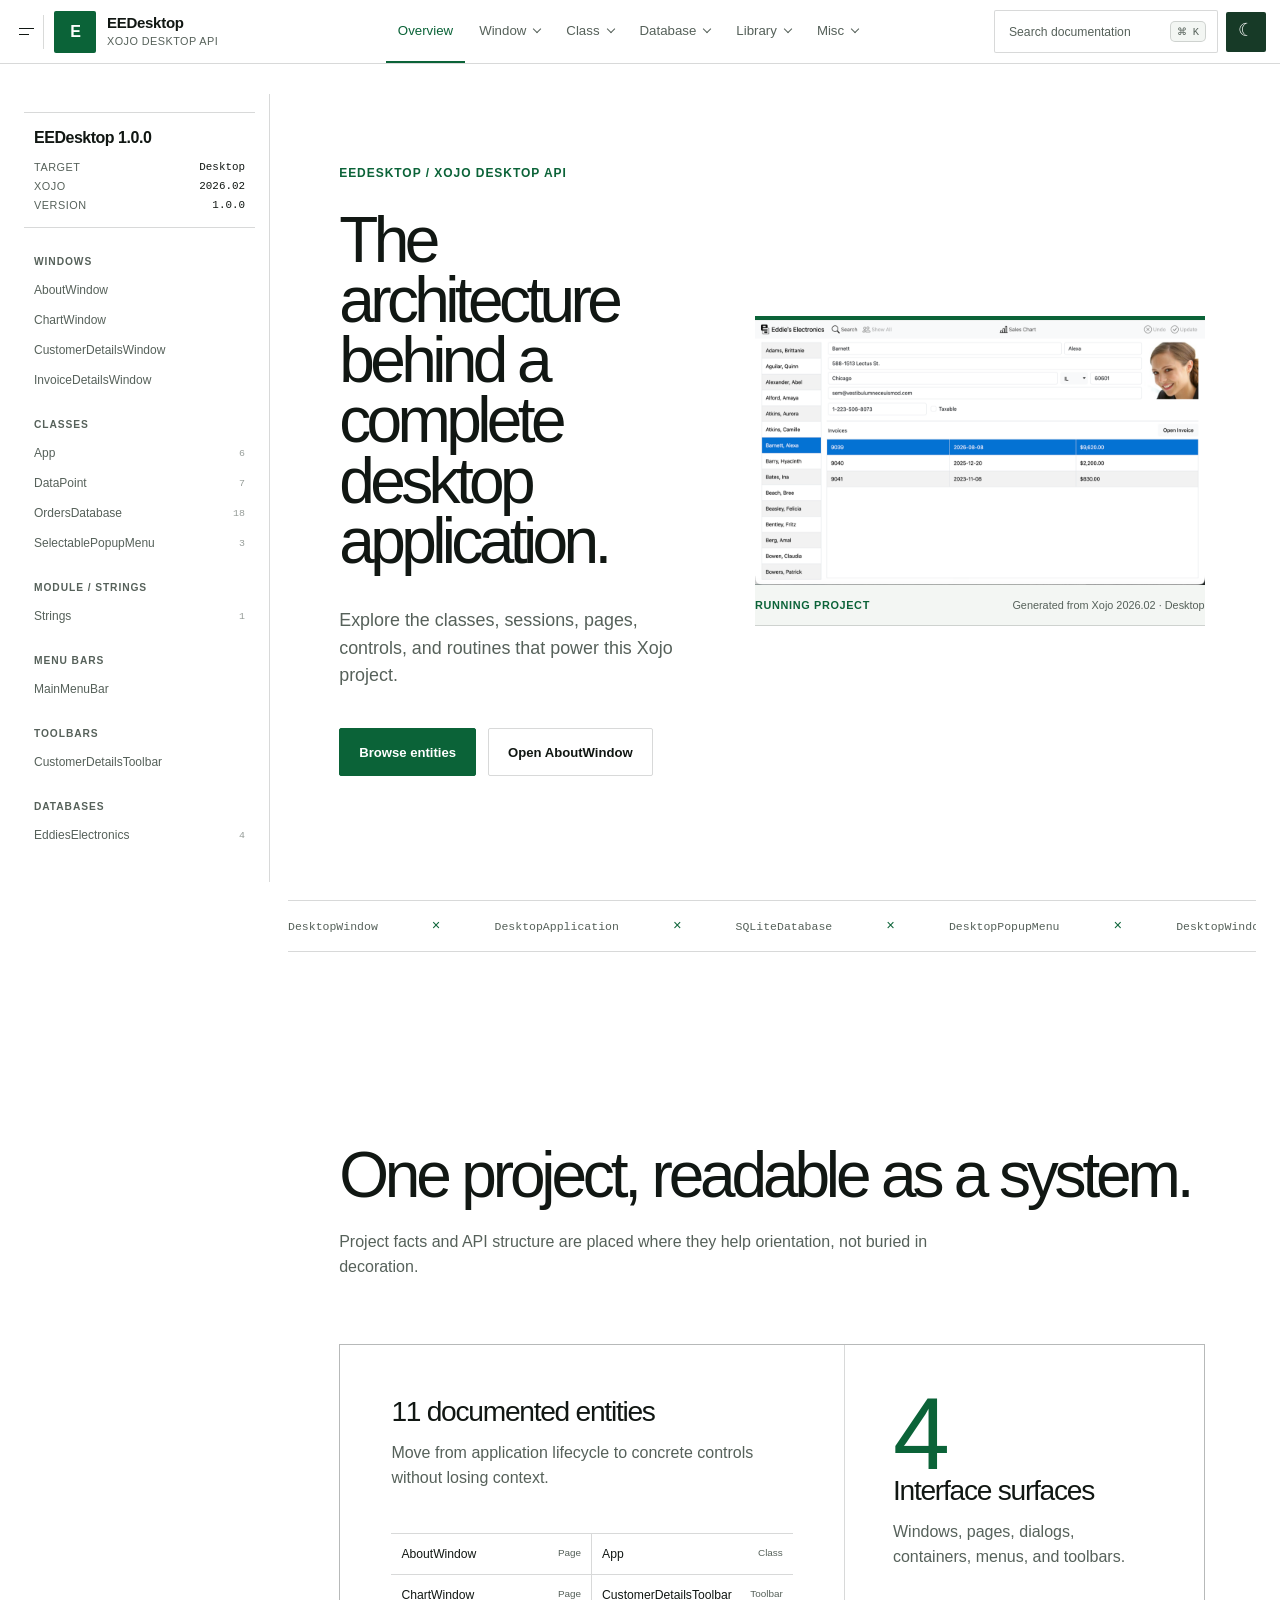
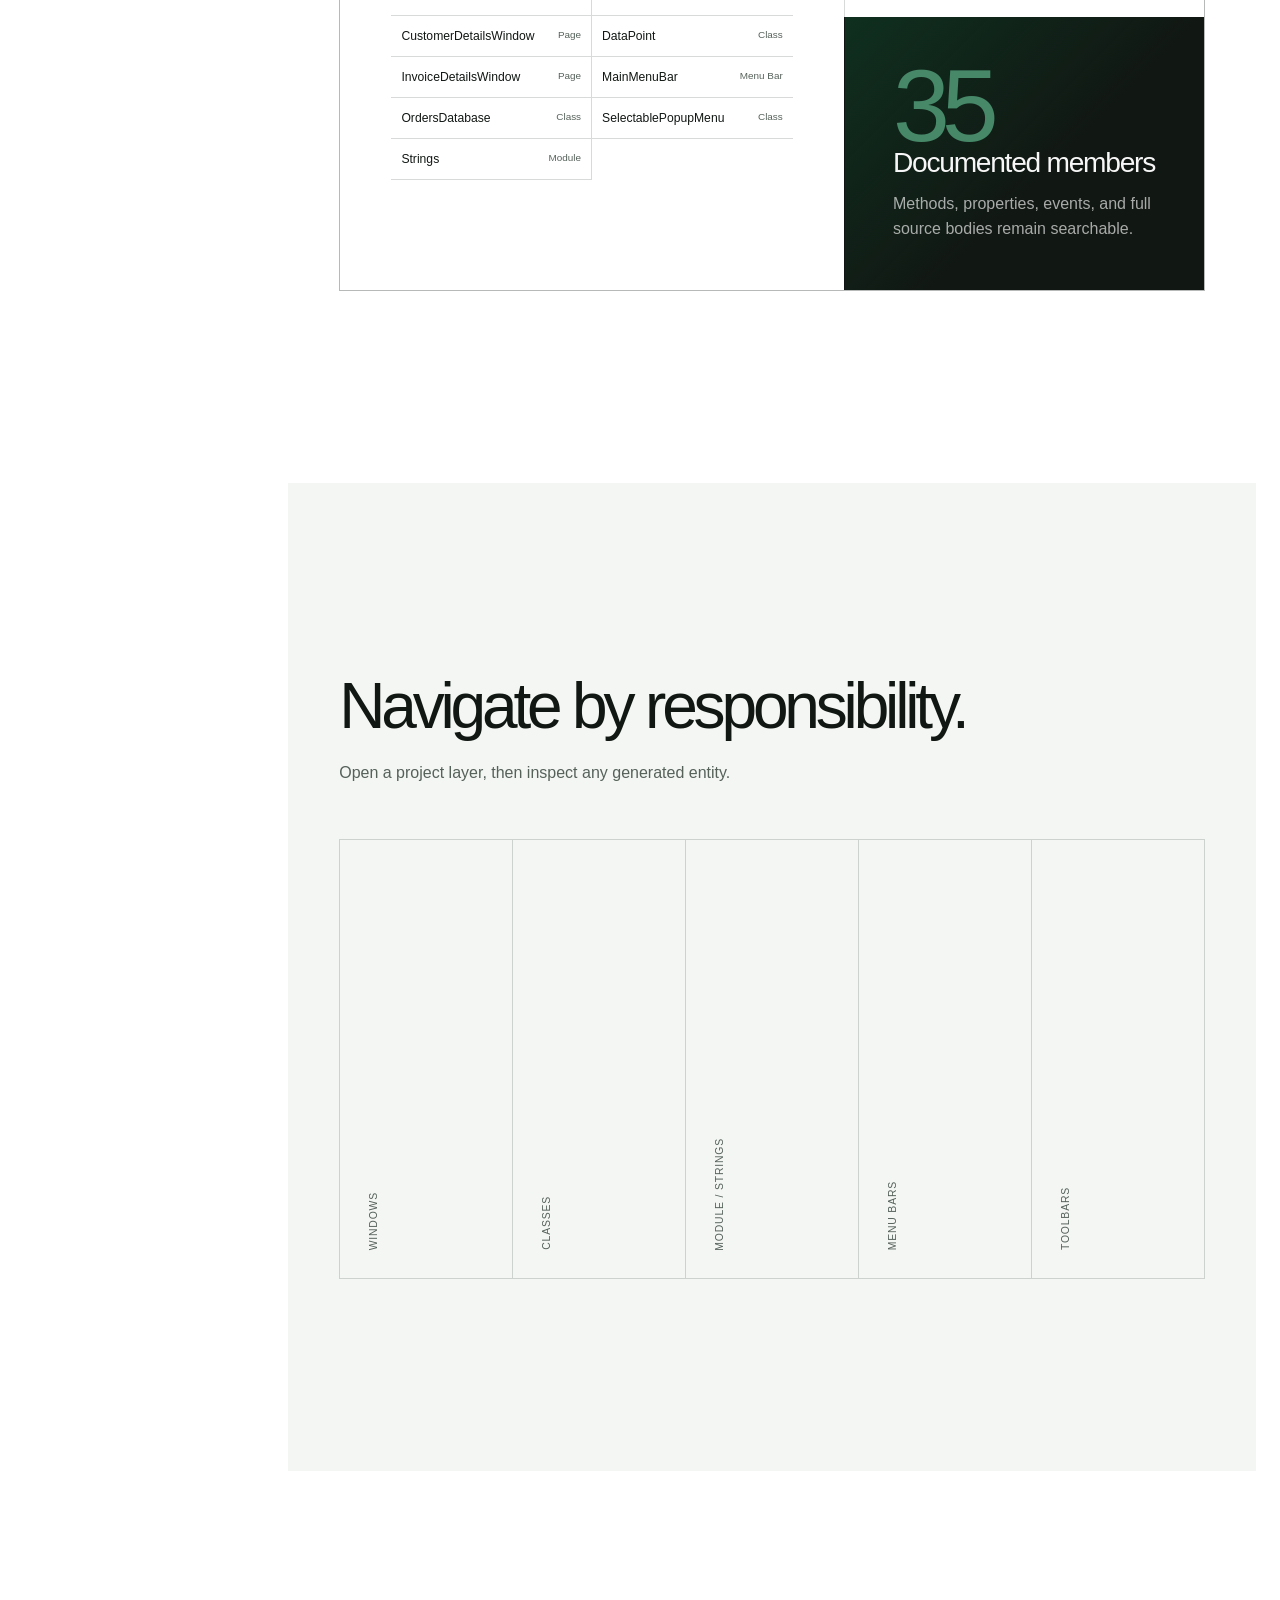
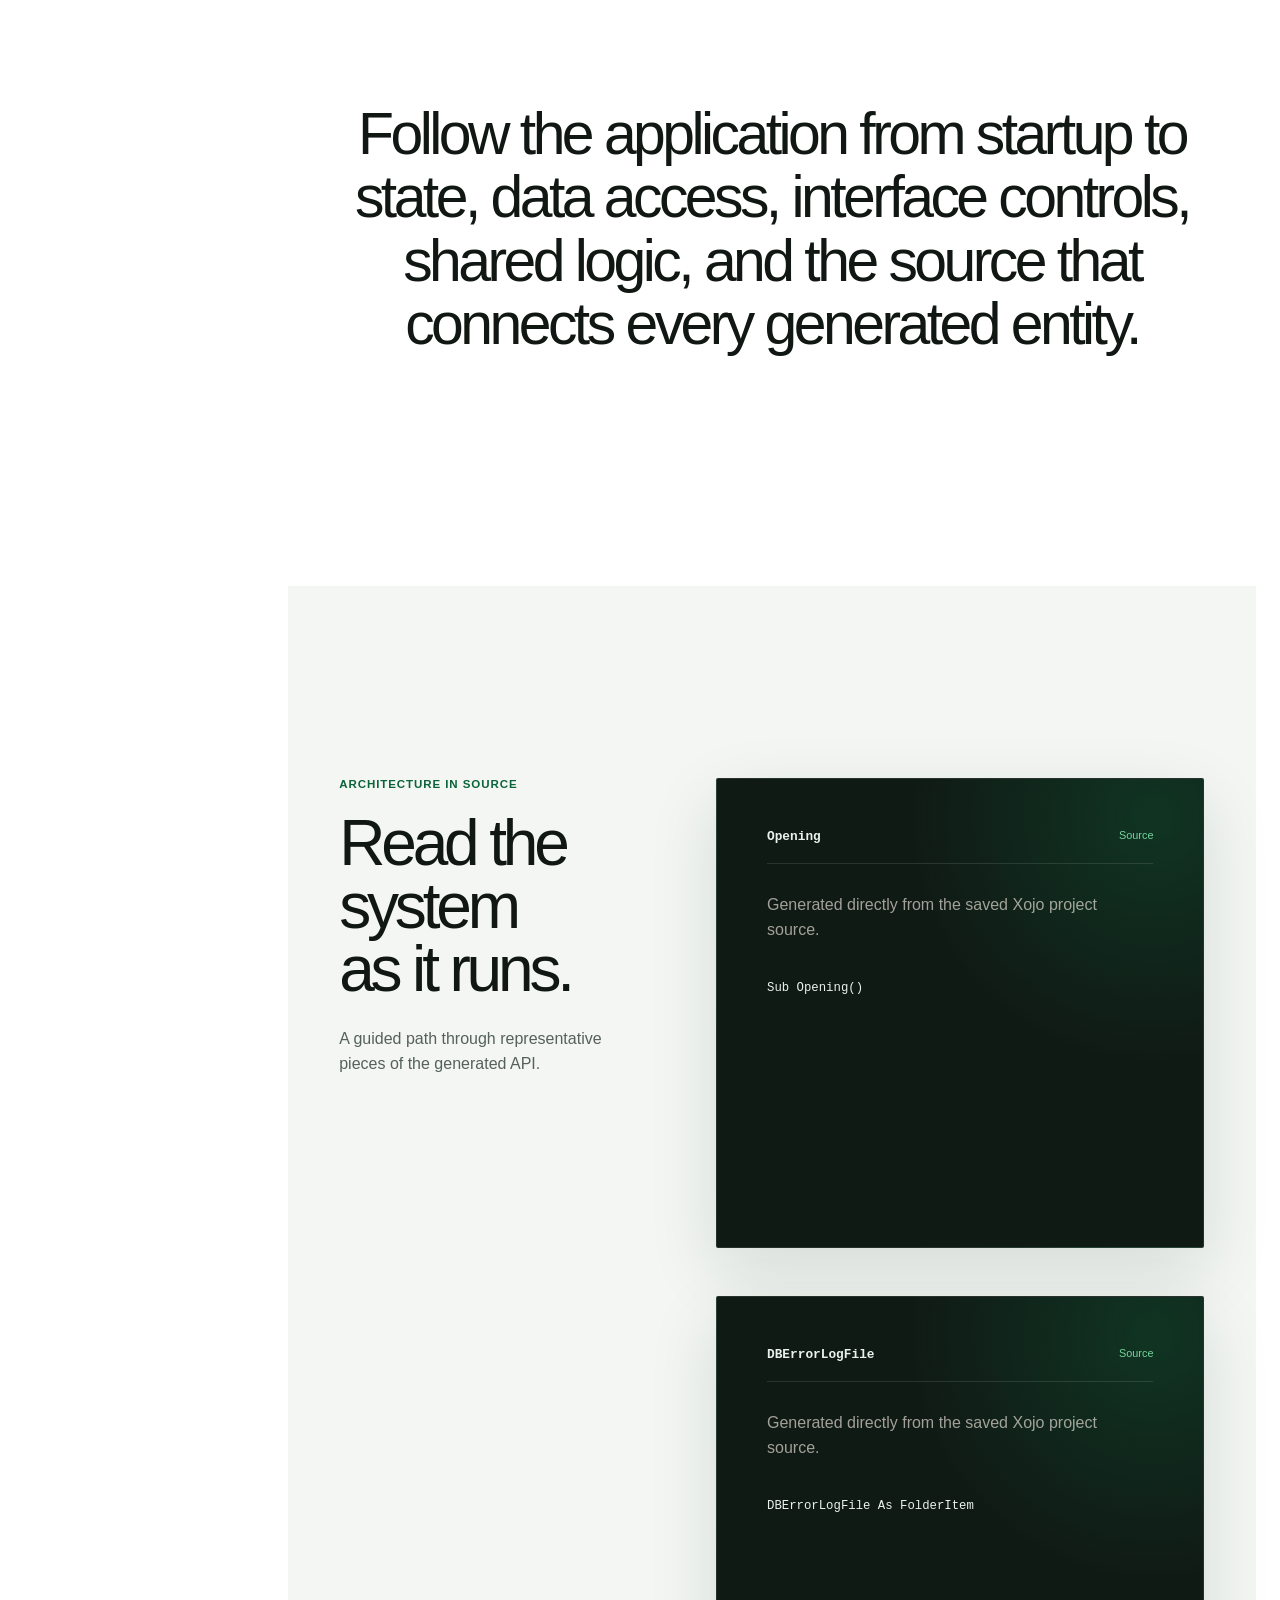
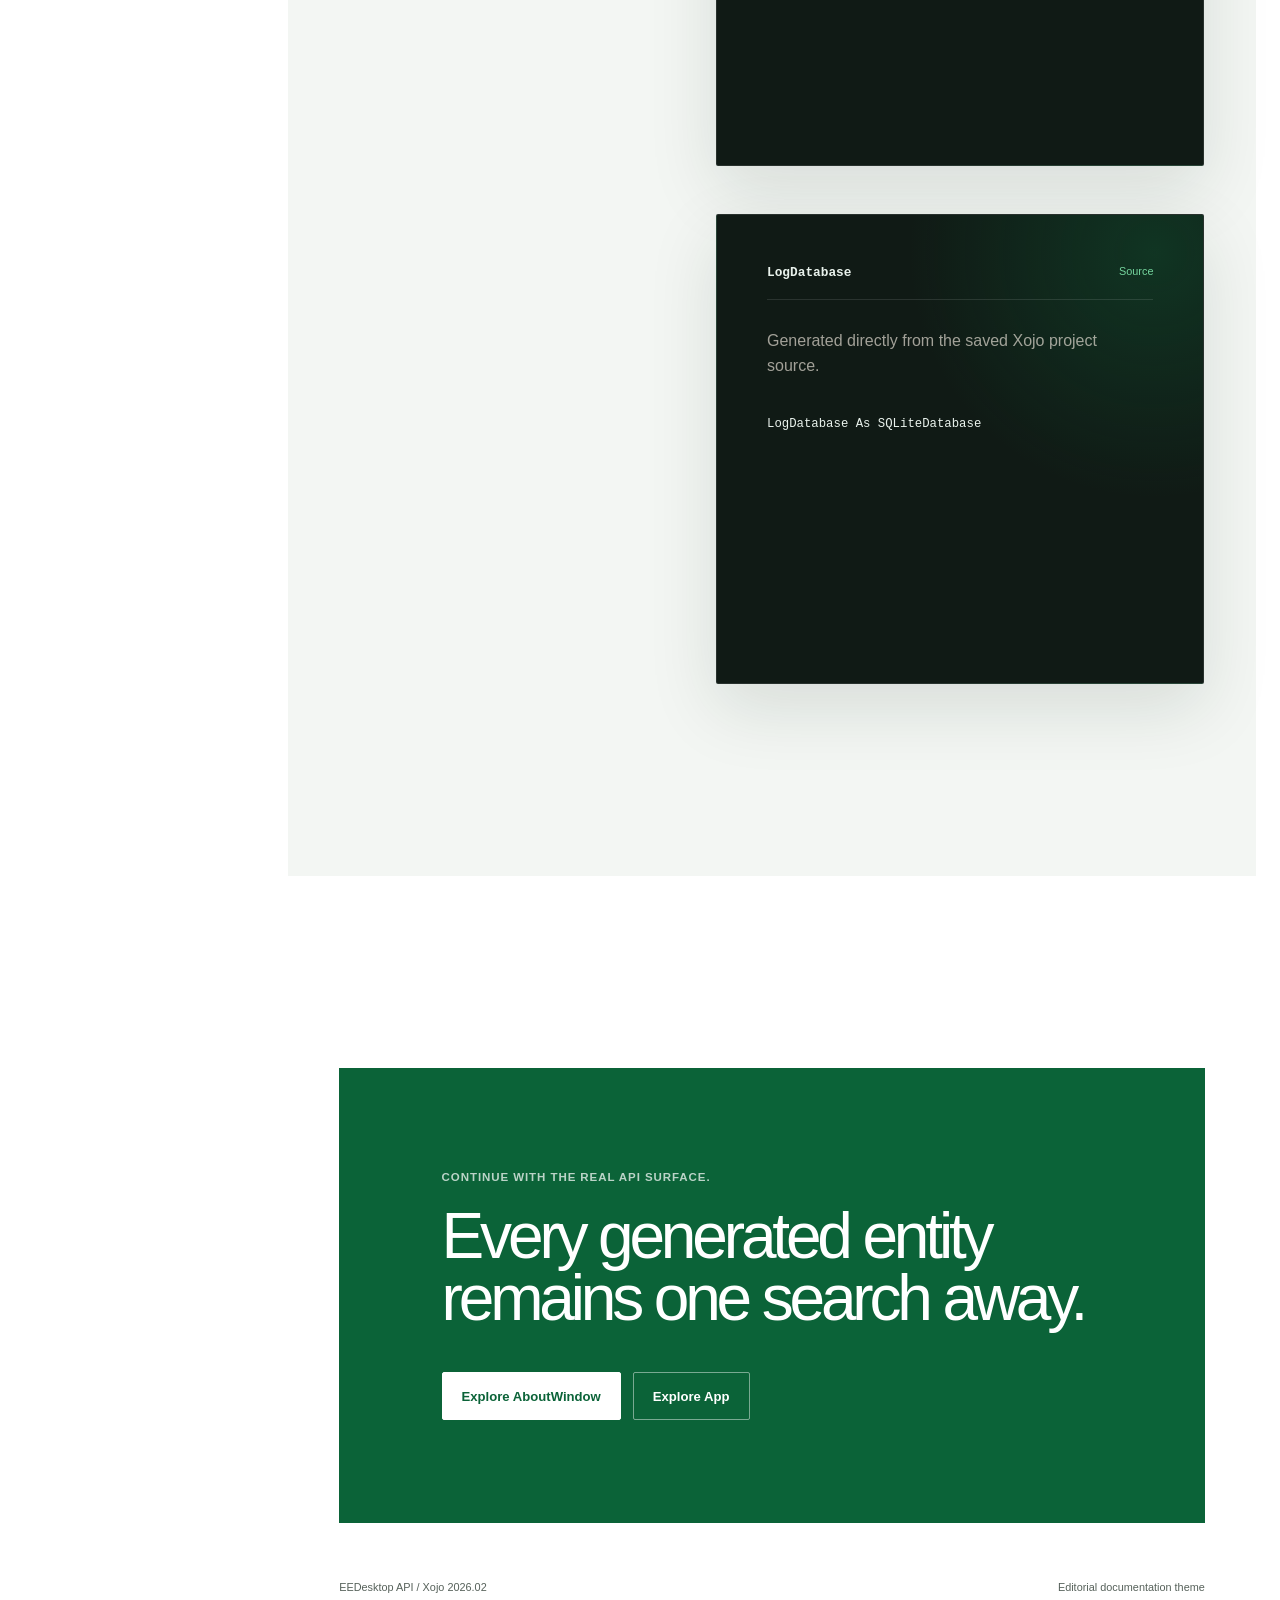
<file: docs/api-published/eedesktop/database/index.html>
<!doctype html>
<html lang="en" data-theme="light">
  <head>
    <meta charset="utf-8">
    <meta name="viewport" content="width=device-width, initial-scale=1">
    <meta name="theme-color" content="#ffffff">
    <title>EEDesktop — API</title>
    <link rel="stylesheet" href="../stylesheets/primary-color.css?v=fa199e3951eb3c9d">
    <link rel="stylesheet" href="../stylesheets/editorial.css?v=fa199e3951eb3c9d">
    <link rel="stylesheet" href="../vendor/antv-x6-2.19.2.css?v=fa199e3951eb3c9d">
  </head>
  <body>
    <main class="site-shell" id="site-shell">
      <header class="topbar">
        <button class="menu-button" id="menu-button" type="button" aria-label="Toggle documentation sidebar">
          <span></span><span></span>
        </button>
        <button class="brand" id="brand-button" type="button" aria-label="Documentation home">
          <span class="brand-mark" id="brand-mark">XO</span>
          <span class="brand-copy">
            <strong id="brand-name">Xojo API</strong>
            <small id="brand-target">Project documentation</small>
          </span>
        </button>
        <nav class="top-links" id="top-links" aria-label="Primary"></nav>
        <div class="top-actions">
          <button class="search-trigger" id="search-trigger" type="button" aria-label="Search documentation">
            <span class="search-label">Search documentation</span>
            <span class="search-icon" aria-hidden="true"></span>
            <kbd>⌘ K</kbd>
          </button>
          <button class="theme-button" id="theme-button" type="button" aria-label="Use dark theme" title="Use dark theme">
            <span aria-hidden="true">☾</span>
          </button>
        </div>
      </header>

      <aside class="sidebar" id="sidebar">
        <div class="project-facts">
          <p id="project-version">Xojo project</p>
          <dl id="project-facts"></dl>
        </div>
        <div id="project-navigation"></div>
      </aside>

      <div class="content-frame">
        <div id="overview-view">
          <section class="hero">
            <div class="hero-copy">
              <p class="hero-kicker" id="hero-kicker">Xojo API</p>
              <h1 id="hero-title">The architecture behind a complete application.</h1>
              <figure class="mobile-hero-visual">
                <img src="../assets/featured_portrait.png" alt="Mobile documentation preview">
                <figcaption>Mobile capture placeholder</figcaption>
              </figure>
              <p class="hero-intro" id="hero-intro"></p>
              <div class="hero-actions">
                <button class="primary-action" id="browse-entities" type="button">Browse entities</button>
                <button class="secondary-action" id="open-first-entity" type="button">Open first entity</button>
              </div>
            </div>
            <figure class="hero-visual">
              <img src="../assets/featured.png" id="featured-image" alt="Running Xojo project">
              <figcaption>
                <span>Running project</span>
                <strong id="featured-caption">Generated Xojo API documentation</strong>
              </figcaption>
            </figure>
          </section>

          <section class="marquee" aria-label="Framework types used by this project">
            <div class="marquee-track" id="marquee-track"></div>
          </section>

          <section class="interest-section entity-bento" id="entity-bento">
            <div class="section-heading">
              <h2>One project, readable as a system.</h2>
              <p>Project facts and API structure are placed where they help orientation, not buried in decoration.</p>
            </div>
            <div class="bento-grid">
              <article class="bento-main">
                <div class="bento-title">
                  <h3 id="entity-count">Documented entities</h3>
                  <p>Move from application lifecycle to concrete controls without losing context.</p>
                </div>
                <div class="entity-columns" id="recent-entities"></div>
              </article>
              <article class="metric-card">
                <strong id="surface-count">0</strong>
                <h3>Interface surfaces</h3>
                <p>Windows, pages, dialogs, containers, menus, and toolbars.</p>
              </article>
              <article class="metric-card metric-dark">
                <strong id="member-count">0</strong>
                <h3>Documented members</h3>
                <p>Methods, properties, events, and full source bodies remain searchable.</p>
              </article>
            </div>
          </section>

          <section class="accordion-section">
            <div class="section-heading compact">
              <h2>Navigate by responsibility.</h2>
              <p>Open a project layer, then inspect any generated entity.</p>
            </div>
            <div class="horizontal-accordion" id="kind-accordion"></div>
          </section>

          <section class="word-reveal">
            <p id="word-reveal"></p>
          </section>

          <section class="architecture-story">
            <div class="story-heading">
              <p>Architecture in source</p>
              <h2>Read the system as it runs.</h2>
              <span>A guided path through representative pieces of the generated API.</span>
            </div>
            <div class="story-list" id="source-stories"></div>
          </section>

          <section class="action-section">
            <p>Continue with the real API surface.</p>
            <h2>Every generated entity remains one search away.</h2>
            <div id="action-links"></div>
          </section>

          <footer>
            <span id="footer-project">Xojo API</span>
            <span>Editorial documentation theme</span>
          </footer>
        </div>

        <article class="entity-reader" id="entity-view" hidden>
          <button class="back-link" id="back-button" type="button">Back to overview</button>
          <header class="entity-header">
            <div>
              <p id="entity-kind">Class</p>
              <h1 id="entity-name">Entity</h1>
            </div>
            <dl>
              <div><dt>Members</dt><dd id="entity-members">0</dd></div>
              <div><dt>Target</dt><dd id="entity-target">Xojo</dd></div>
            </dl>
          </header>
          <div class="entity-summary generated-content" id="entity-summary"></div>
          <div class="reader-layout">
            <div class="reader-content" id="reader-content"></div>
            <aside class="reader-toc" id="reader-toc">
              <p>On this page</p>
            </aside>
          </div>
        </article>

        <article class="database-reader" id="database-view" hidden>
          <button class="back-link" id="database-back-button" type="button">Back to overview</button>
          <header class="database-header">
            <div>
              <p id="database-kind">SQLite database</p>
              <h1 id="database-name">Database</h1>
              <span id="database-source"></span>
            </div>
            <dl id="database-stats"></dl>
          </header>
          <nav class="database-tabs" id="database-tabs" aria-label="Database documentation">
            <button type="button" data-database-tab="dictionary">Data dictionary</button>
            <button type="button" data-database-tab="diagram">ER diagram</button>
          </nav>
          <section id="database-content" aria-live="polite"></section>
        </article>
      </div>

      <div class="search-backdrop" id="search-backdrop" role="presentation" hidden>
        <section class="search-dialog" role="dialog" aria-modal="true" aria-label="Search documentation">
          <div class="search-field">
            <span>Find</span>
            <input id="search-input" placeholder="Class, method, control, or type">
            <kbd>Esc</kbd>
          </div>
          <div class="search-results" id="search-results"></div>
        </section>
      </div>
    </main>

    <script>
      window.__XOJO_DOCGEN_BASE__ = "..";
      window.__XOJO_DOCGEN_ASSET_VERSION__ = "fa199e3951eb3c9d";
    </script>
    <script src="../javascripts/prism.js?v=fa199e3951eb3c9d"></script>
    <script src="../javascripts/xojo.prism.js?v=fa199e3951eb3c9d"></script>
    <script src="../javascripts/database.js?v=fa199e3951eb3c9d"></script>
    <script src="../javascripts/editorial.js?v=fa199e3951eb3c9d"></script>
  </body>
</html>
</file>
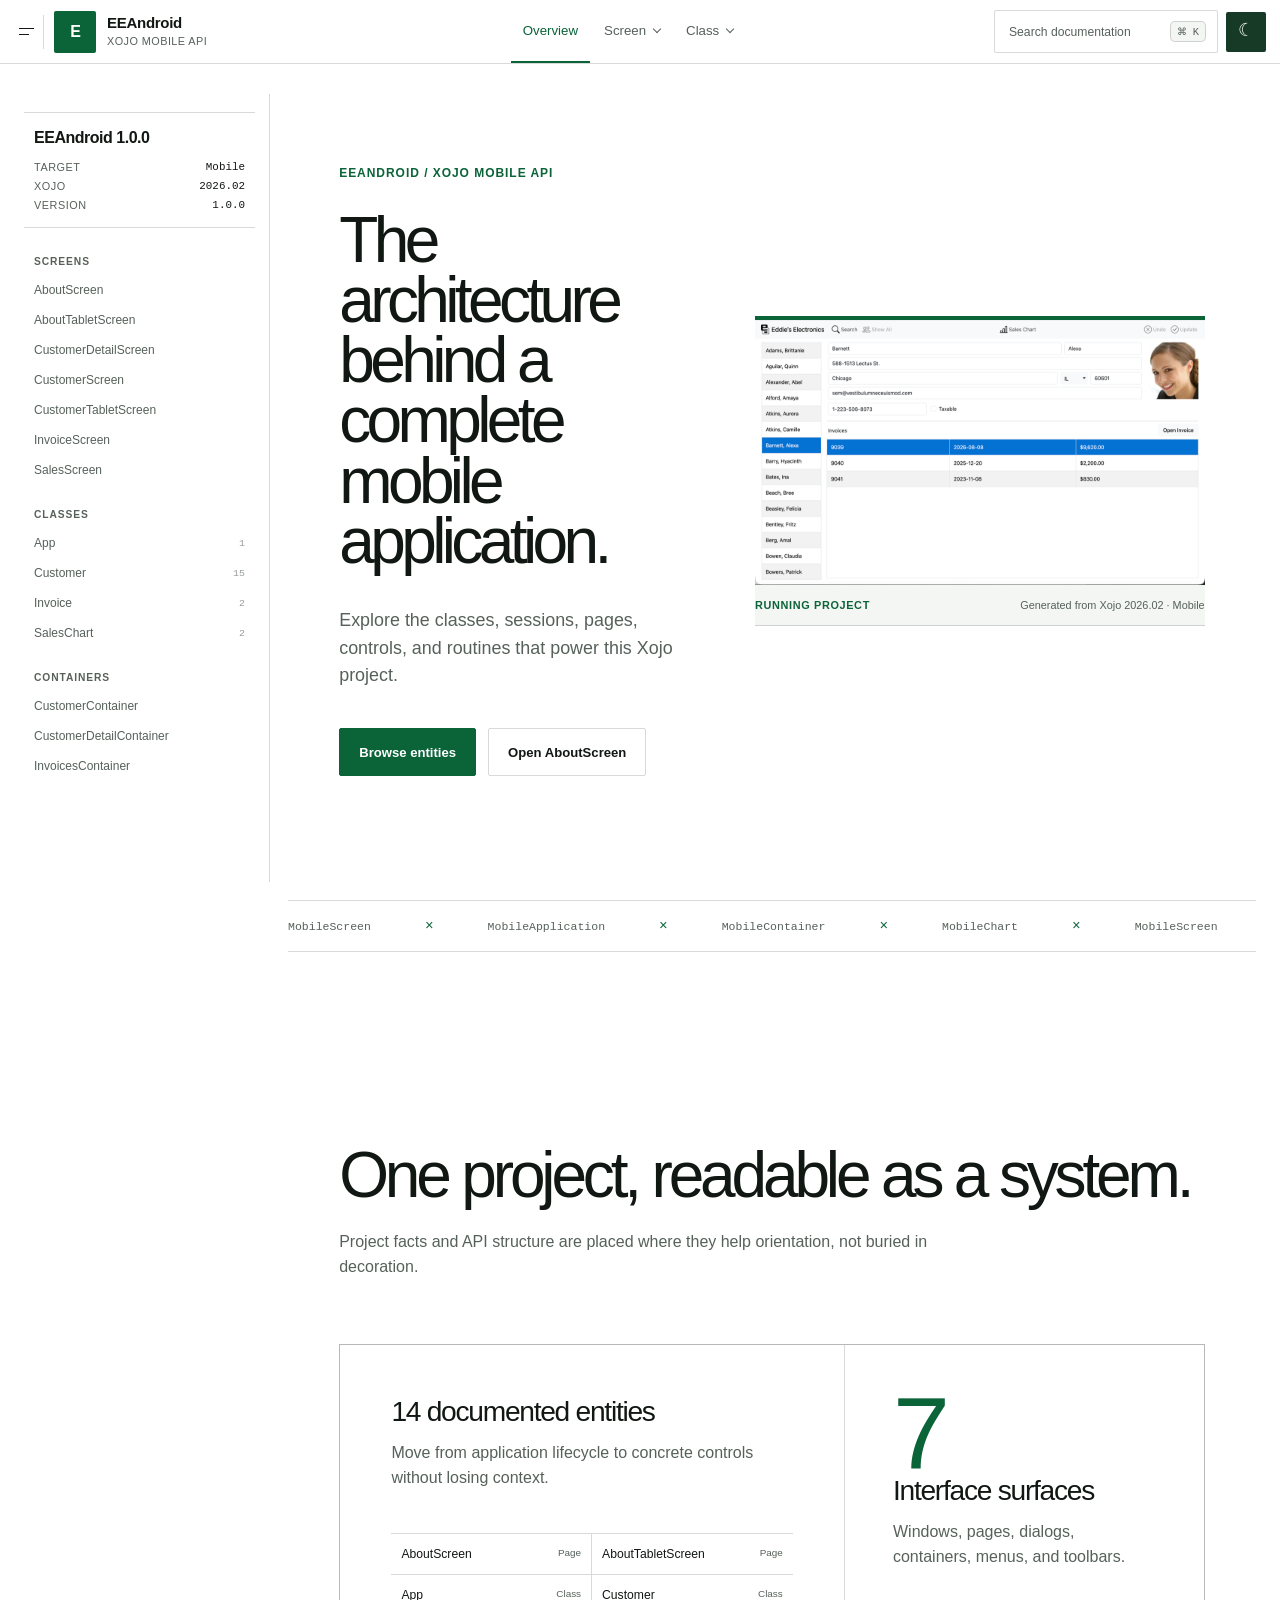
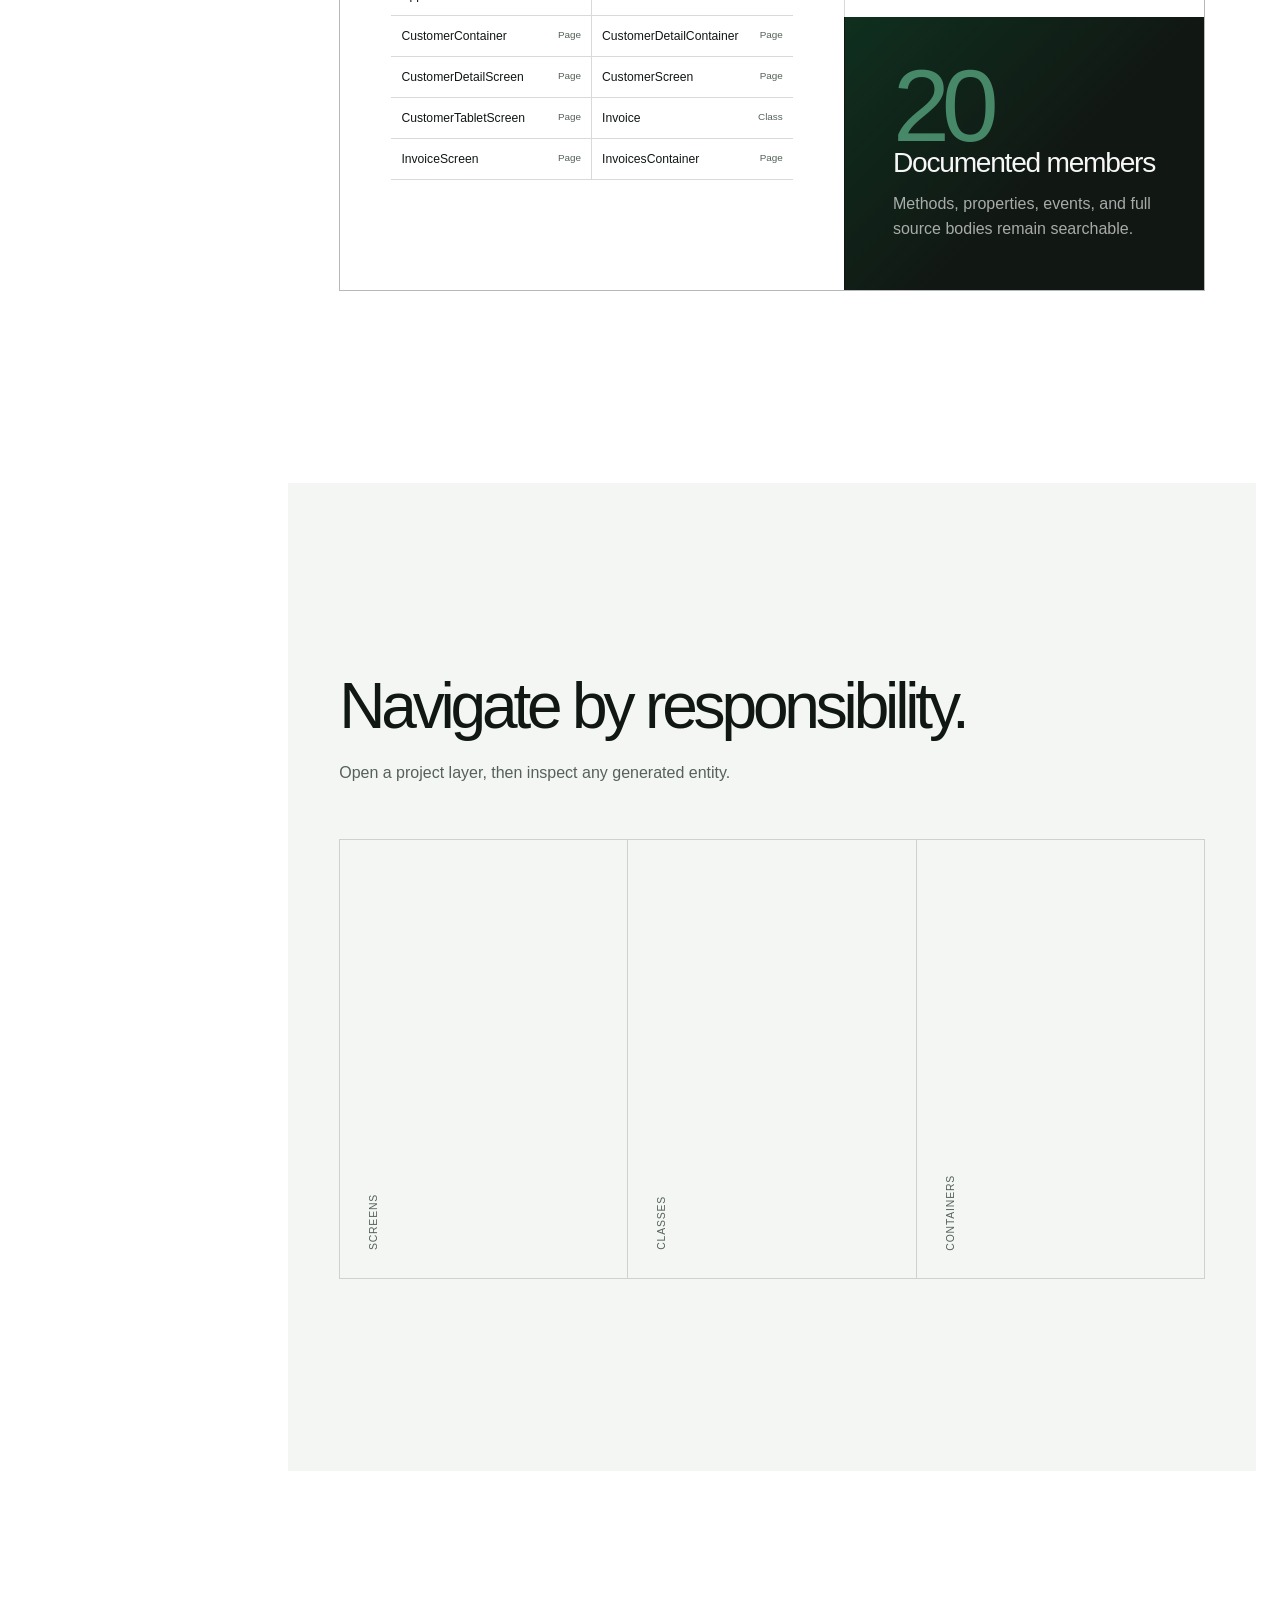
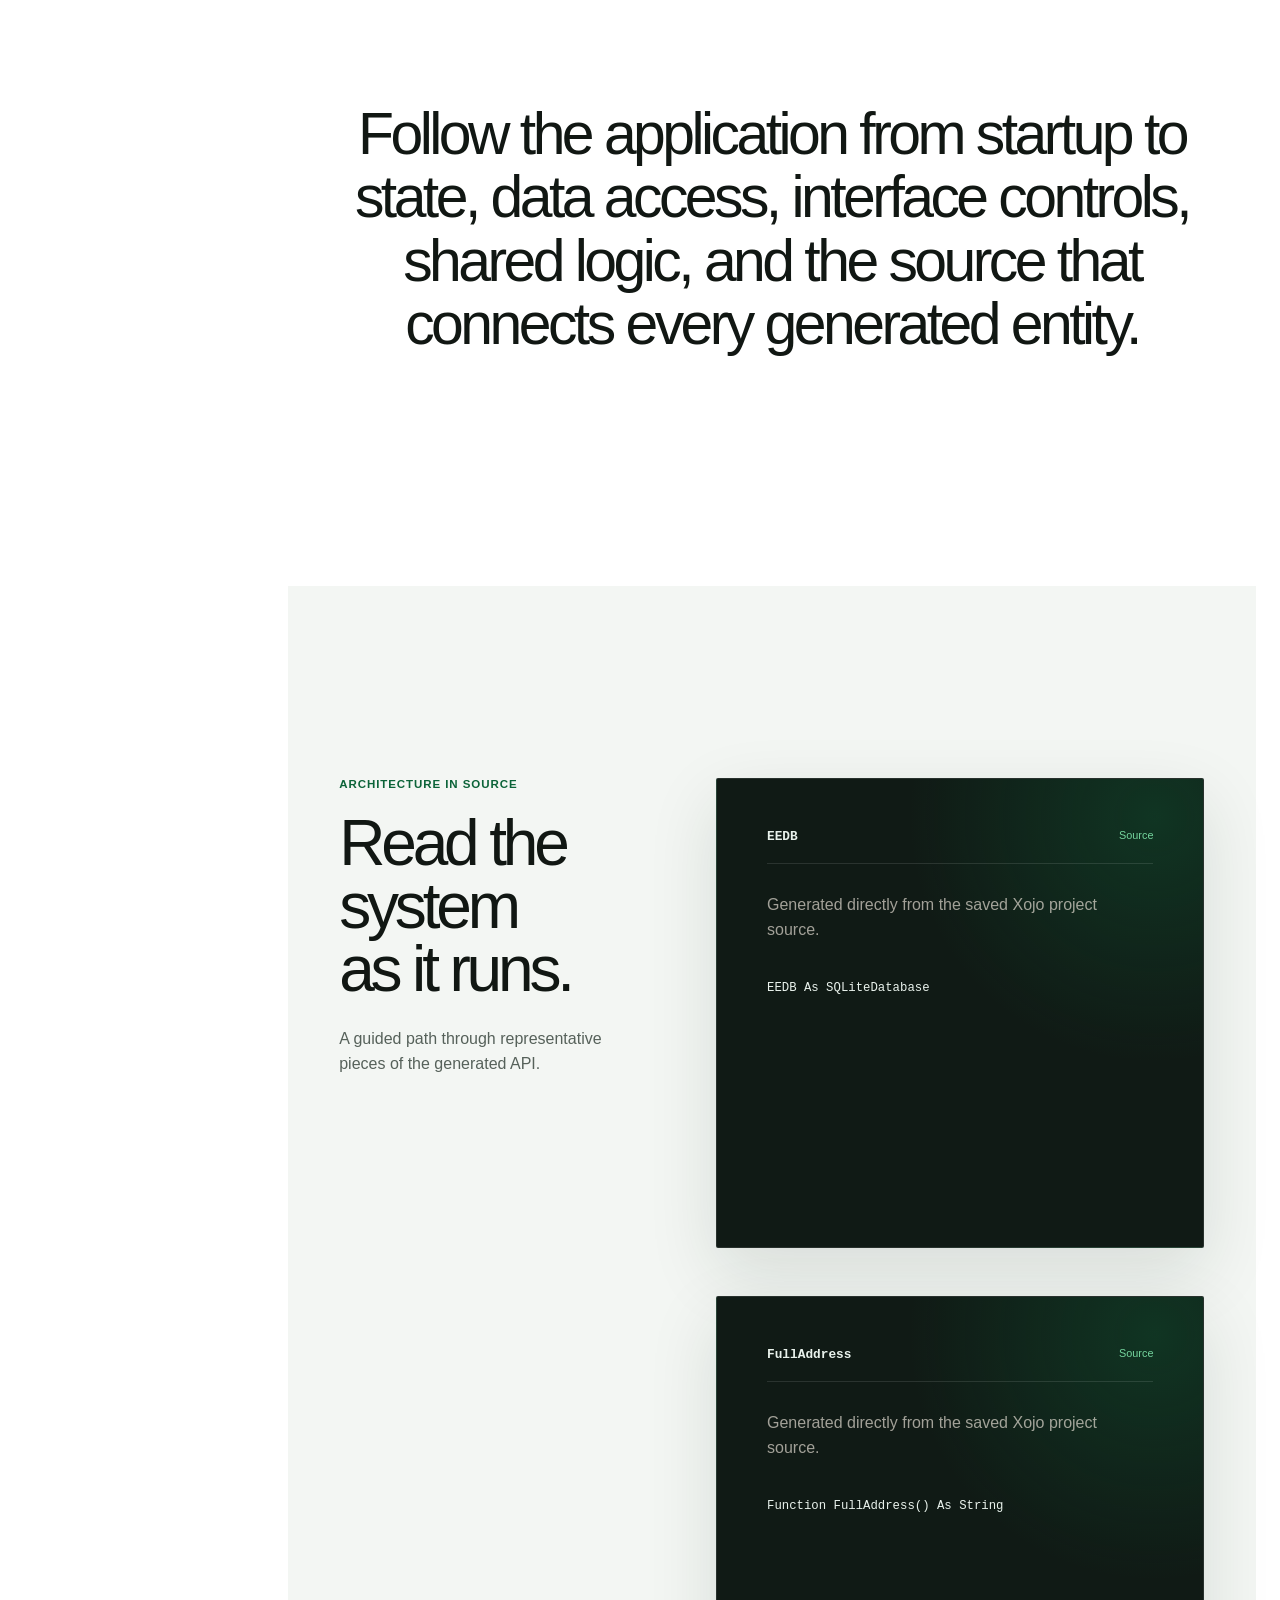
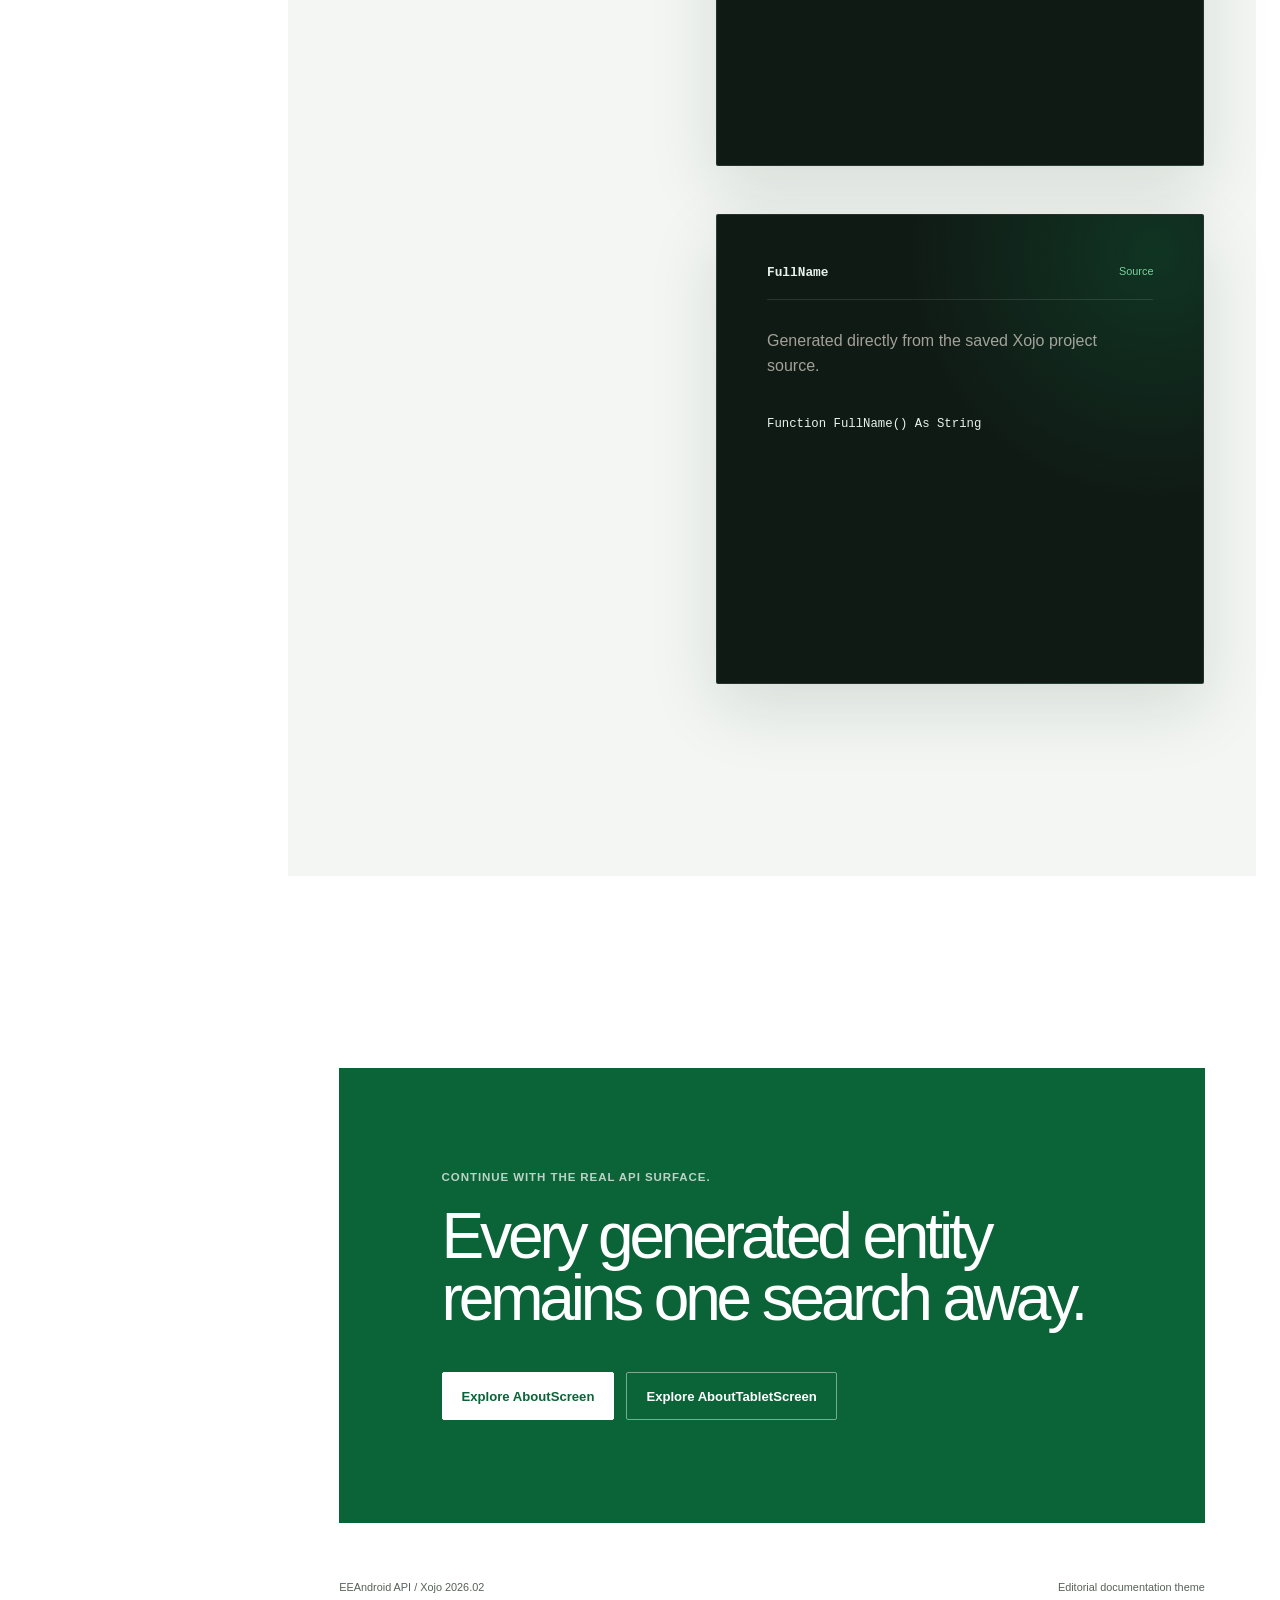
<file: docs/api-published/eeandroid/classes/app/index.html>
<!doctype html>
<html lang="en" data-theme="light">
  <head>
    <meta charset="utf-8">
    <meta name="viewport" content="width=device-width, initial-scale=1">
    <meta name="theme-color" content="#ffffff">
    <title>EEAndroid — API</title>
    <link rel="stylesheet" href="../../stylesheets/primary-color.css?v=c086687821eba154">
    <link rel="stylesheet" href="../../stylesheets/editorial.css?v=c086687821eba154">
    <link rel="stylesheet" href="../../vendor/antv-x6-2.19.2.css?v=c086687821eba154">
  </head>
  <body>
    <main class="site-shell" id="site-shell">
      <header class="topbar">
        <button class="menu-button" id="menu-button" type="button" aria-label="Toggle documentation sidebar">
          <span></span><span></span>
        </button>
        <button class="brand" id="brand-button" type="button" aria-label="Documentation home">
          <span class="brand-mark" id="brand-mark">XO</span>
          <span class="brand-copy">
            <strong id="brand-name">Xojo API</strong>
            <small id="brand-target">Project documentation</small>
          </span>
        </button>
        <nav class="top-links" id="top-links" aria-label="Primary"></nav>
        <div class="top-actions">
          <button class="search-trigger" id="search-trigger" type="button" aria-label="Search documentation">
            <span class="search-label">Search documentation</span>
            <span class="search-icon" aria-hidden="true"></span>
            <kbd>⌘ K</kbd>
          </button>
          <button class="theme-button" id="theme-button" type="button" aria-label="Use dark theme" title="Use dark theme">
            <span aria-hidden="true">☾</span>
          </button>
        </div>
      </header>

      <aside class="sidebar" id="sidebar">
        <div class="project-facts">
          <p id="project-version">Xojo project</p>
          <dl id="project-facts"></dl>
        </div>
        <div id="project-navigation"></div>
      </aside>

      <div class="content-frame">
        <div id="overview-view">
          <section class="hero">
            <div class="hero-copy">
              <p class="hero-kicker" id="hero-kicker">Xojo API</p>
              <h1 id="hero-title">The architecture behind a complete application.</h1>
              <figure class="mobile-hero-visual">
                <img src="../../assets/featured_portrait.png" alt="Mobile documentation preview">
                <figcaption>Mobile capture placeholder</figcaption>
              </figure>
              <p class="hero-intro" id="hero-intro"></p>
              <div class="hero-actions">
                <button class="primary-action" id="browse-entities" type="button">Browse entities</button>
                <button class="secondary-action" id="open-first-entity" type="button">Open first entity</button>
              </div>
            </div>
            <figure class="hero-visual">
              <img src="../../assets/featured.png" id="featured-image" alt="Running Xojo project">
              <figcaption>
                <span>Running project</span>
                <strong id="featured-caption">Generated Xojo API documentation</strong>
              </figcaption>
            </figure>
          </section>

          <section class="marquee" aria-label="Framework types used by this project">
            <div class="marquee-track" id="marquee-track"></div>
          </section>

          <section class="interest-section entity-bento" id="entity-bento">
            <div class="section-heading">
              <h2>One project, readable as a system.</h2>
              <p>Project facts and API structure are placed where they help orientation, not buried in decoration.</p>
            </div>
            <div class="bento-grid">
              <article class="bento-main">
                <div class="bento-title">
                  <h3 id="entity-count">Documented entities</h3>
                  <p>Move from application lifecycle to concrete controls without losing context.</p>
                </div>
                <div class="entity-columns" id="recent-entities"></div>
              </article>
              <article class="metric-card">
                <strong id="surface-count">0</strong>
                <h3>Interface surfaces</h3>
                <p>Windows, pages, dialogs, containers, menus, and toolbars.</p>
              </article>
              <article class="metric-card metric-dark">
                <strong id="member-count">0</strong>
                <h3>Documented members</h3>
                <p>Methods, properties, events, and full source bodies remain searchable.</p>
              </article>
            </div>
          </section>

          <section class="accordion-section">
            <div class="section-heading compact">
              <h2>Navigate by responsibility.</h2>
              <p>Open a project layer, then inspect any generated entity.</p>
            </div>
            <div class="horizontal-accordion" id="kind-accordion"></div>
          </section>

          <section class="word-reveal">
            <p id="word-reveal"></p>
          </section>

          <section class="architecture-story">
            <div class="story-heading">
              <p>Architecture in source</p>
              <h2>Read the system as it runs.</h2>
              <span>A guided path through representative pieces of the generated API.</span>
            </div>
            <div class="story-list" id="source-stories"></div>
          </section>

          <section class="action-section">
            <p>Continue with the real API surface.</p>
            <h2>Every generated entity remains one search away.</h2>
            <div id="action-links"></div>
          </section>

          <footer>
            <span id="footer-project">Xojo API</span>
            <span>Editorial documentation theme</span>
          </footer>
        </div>

        <article class="entity-reader" id="entity-view" hidden>
          <button class="back-link" id="back-button" type="button">Back to overview</button>
          <header class="entity-header">
            <div>
              <p id="entity-kind">Class</p>
              <h1 id="entity-name">Entity</h1>
            </div>
            <dl>
              <div><dt>Members</dt><dd id="entity-members">0</dd></div>
              <div><dt>Target</dt><dd id="entity-target">Xojo</dd></div>
            </dl>
          </header>
          <div class="entity-summary generated-content" id="entity-summary"></div>
          <div class="reader-layout">
            <div class="reader-content" id="reader-content"></div>
            <aside class="reader-toc" id="reader-toc">
              <p>On this page</p>
            </aside>
          </div>
        </article>

        <article class="database-reader" id="database-view" hidden>
          <button class="back-link" id="database-back-button" type="button">Back to overview</button>
          <header class="database-header">
            <div>
              <p id="database-kind">SQLite database</p>
              <h1 id="database-name">Database</h1>
              <span id="database-source"></span>
            </div>
            <dl id="database-stats"></dl>
          </header>
          <nav class="database-tabs" id="database-tabs" aria-label="Database documentation">
            <button type="button" data-database-tab="dictionary">Data dictionary</button>
            <button type="button" data-database-tab="diagram">ER diagram</button>
          </nav>
          <section id="database-content" aria-live="polite"></section>
        </article>
      </div>

      <div class="search-backdrop" id="search-backdrop" role="presentation" hidden>
        <section class="search-dialog" role="dialog" aria-modal="true" aria-label="Search documentation">
          <div class="search-field">
            <span>Find</span>
            <input id="search-input" placeholder="Class, method, control, or type">
            <kbd>Esc</kbd>
          </div>
          <div class="search-results" id="search-results"></div>
        </section>
      </div>
    </main>

    <script>
      window.__XOJO_DOCGEN_BASE__ = "../..";
      window.__XOJO_DOCGEN_ASSET_VERSION__ = "c086687821eba154";
    </script>
    <script src="../../javascripts/prism.js?v=c086687821eba154"></script>
    <script src="../../javascripts/xojo.prism.js?v=c086687821eba154"></script>
    <script src="../../javascripts/database.js?v=c086687821eba154"></script>
    <script src="../../javascripts/editorial.js?v=c086687821eba154"></script>
  </body>
</html>
</file>
<file: docs/api-published/eeandroid/stylesheets/primary-color.css>
/* Generated by xojo-docgen from primary RGB 11,99,56.
   Regenerate this file with -primary-color; do not edit generated output. */
:root {
  --xojo-primary: #0B6338;
  --xojo-primary-rgb: 11, 99, 56;
  --xojo-primary-light: #468868;
  --xojo-primary-dark: #084527;
  --xojo-primary-soft: #CEE0D7;
  --xojo-primary-on: #FFFFFF;
  --xojo-primary-accent: #0B6338;
  --xojo-primary-border: rgba(11, 99, 56, 0.40);
  --xojo-primary-rule: rgba(11, 99, 56, 0.20);
  --xojo-primary-wash: rgba(11, 99, 56, 0.10);
}

:root[data-theme="dark"] {
  --xojo-primary: #549274;
  --xojo-primary-rgb: 84, 146, 116;
  --xojo-primary-light: #7AAA93;
  --xojo-primary-dark: #3C6954;
  --xojo-primary-soft: #0E3120;
  --xojo-primary-on: #000000;
  --xojo-primary-accent: #549274;
  --xojo-primary-border: rgba(84, 146, 116, 0.46);
  --xojo-primary-rule: rgba(84, 146, 116, 0.24);
  --xojo-primary-wash: rgba(84, 146, 116, 0.14);
}
</file>
<file: docs/api-published/eeandroid/stylesheets/editorial.css>
:root {
  --paper: #ffffff;
  --paper-deep: #f3f6f3;
  --ink: #111713;
  --ink-muted: #56615a;
  --line: rgba(17, 23, 19, 0.16);
  --red: var(--xojo-primary);
  --red-bright: var(--xojo-primary-light);
  --red-soft: var(--xojo-primary-soft);
  --code: #101a15;
  --code-ink: #e9f2ec;
  --header: rgba(255, 255, 255, 0.94);
  --shadow: 0 24px 70px rgba(16, 42, 27, 0.12);
}

:root[data-theme="dark"] {
  --paper: #101512;
  --paper-deep: #171e1a;
  --ink: #edf5ef;
  --ink-muted: #a9b7ae;
  --line: rgba(237, 245, 239, 0.15);
  --red: var(--xojo-primary);
  --red-bright: var(--xojo-primary-light);
  --red-soft: var(--xojo-primary-soft);
  --code: #090d0b;
  --code-ink: #e8f3ec;
  --header: rgba(16, 21, 18, 0.94);
  --shadow: 0 24px 70px rgba(0, 0, 0, 0.32);
}

* {
  box-sizing: border-box;
}

[hidden] {
  display: none !important;
}

html {
  scroll-behavior: smooth;
  background: var(--paper);
}

body {
  margin: 0;
  background: var(--paper);
  color: var(--ink);
  font-family: Geist, "SF Pro Text", "Segoe UI", sans-serif;
  text-rendering: optimizeLegibility;
}

button,
input {
  font: inherit;
}

button {
  color: inherit;
}

::selection {
  color: #fff;
  background: var(--red);
}

.site-shell {
  min-height: 100vh;
  width: 100%;
  max-width: 100%;
  overflow-x: clip;
}

.topbar {
  position: fixed;
  z-index: 50;
  top: 0;
  left: 0;
  right: 0;
  height: 64px;
  display: grid;
  grid-template-columns: 38px 214px 1fr auto;
  align-items: center;
  padding: 0 14px 0 10px;
  border: 0;
  border-bottom: 1px solid var(--line);
  background: var(--header);
  box-shadow: none;
  backdrop-filter: blur(18px);
}

.brand,
.top-links button,
.top-actions button,
.menu-button {
  border: 0;
  background: none;
  cursor: pointer;
}

.brand {
  display: flex;
  align-items: center;
  gap: 11px;
  text-align: left;
}

.brand-mark {
  width: 42px;
  height: 42px;
  display: grid;
  place-items: center;
  border-radius: 2px;
  color: #ffffff;
  background: var(--xojo-primary);
  font-weight: 800;
  letter-spacing: -0.08em;
}

.brand-copy {
  display: grid;
  line-height: 1.05;
}

.brand-copy strong {
  font-size: 0.94rem;
  letter-spacing: -0.02em;
}

.brand-copy small {
  margin-top: 5px;
  color: var(--ink-muted);
  font-size: 0.68rem;
  letter-spacing: 0.04em;
  text-transform: uppercase;
}

.top-links {
  justify-self: center;
  display: flex;
  align-items: stretch;
  align-self: stretch;
  gap: 2px;
  white-space: nowrap;
}

.top-links > .top-overview,
.top-menu-trigger {
  height: 100%;
  padding: 0 12px;
  border-bottom: 2px solid transparent !important;
  color: var(--ink-muted);
  font-size: 0.83rem;
  transition: color 150ms ease, border-color 150ms ease, background-color 150ms ease;
}

.top-links > .top-overview:hover,
.top-links > .top-overview.active,
.top-menu-trigger:hover,
.top-menu-trigger.active,
.top-menu.is-open .top-menu-trigger {
  color: var(--red);
  border-bottom-color: var(--red) !important;
}

.top-links > .top-overview:focus-visible,
.top-menu-trigger:focus-visible,
.top-menu-panel button:focus-visible {
  outline: 2px solid var(--red);
  outline-offset: -2px;
}

.top-menu {
  position: relative;
  display: flex;
  align-items: stretch;
}

.top-menu-trigger {
  display: flex;
  align-items: center;
  gap: 8px;
}

.top-menu-trigger i {
  width: 6px;
  height: 6px;
  display: block;
  border-right: 1px solid currentColor;
  border-bottom: 1px solid currentColor;
  transform: translateY(-2px) rotate(45deg);
  transition: transform 150ms ease;
}

.top-menu.is-open .top-menu-trigger i {
  transform: translateY(2px) rotate(225deg);
}

.top-menu-panel {
  position: absolute;
  z-index: 80;
  top: calc(100% + 1px);
  left: 50%;
  width: clamp(300px, 42vw, 640px);
  max-height: calc(100vh - 88px);
  display: grid;
  grid-template-columns: repeat(auto-fit, minmax(210px, 1fr));
  overflow: auto;
  border: 1px solid var(--line);
  border-top: 0;
  background: var(--paper);
  box-shadow: 0 22px 48px rgba(10, 28, 18, 0.16);
  transform: translateX(-50%);
  white-space: normal;
  scrollbar-color: var(--red) var(--paper-deep);
  scrollbar-width: thin;
}

:root[data-theme="dark"] .top-menu-panel {
  box-shadow: 0 22px 48px rgba(0, 0, 0, 0.44);
}

.top-menu[data-top-menu="database"] .top-menu-panel {
  width: clamp(320px, 34vw, 520px);
}

.top-menu[data-top-menu="library"] .top-menu-panel {
  position: fixed;
  top: 64px;
  right: auto;
  left: 50vw;
  width: min(860px, calc(100vw - 32px));
  transform: translateX(-50%);
}

.top-menu:last-child:not([data-top-menu="library"]) .top-menu-panel {
  right: 0;
  left: auto;
  transform: none;
}

.top-menu-section {
  min-width: 0;
  padding: 18px 20px 20px;
  border-left: 1px solid var(--line);
}

.top-menu-section:first-child {
  border-left: 0;
}

.top-menu-section header {
  min-height: 38px;
  display: grid;
  align-content: start;
  gap: 3px;
  padding-bottom: 12px;
}

.top-menu-section header small {
  overflow: hidden;
  color: var(--red);
  font-size: 0.61rem;
  font-weight: 700;
  letter-spacing: 0.07em;
  text-overflow: ellipsis;
  text-transform: uppercase;
  white-space: nowrap;
}

.top-menu-section header strong {
  overflow: hidden;
  color: var(--ink);
  font-size: 0.8rem;
  font-weight: 700;
  text-overflow: ellipsis;
  white-space: nowrap;
}

.top-menu-section > button {
  width: 100%;
  display: grid;
  grid-template-columns: minmax(0, 1fr) auto;
  align-items: baseline;
  gap: 14px;
  padding: 9px 6px;
  border-top: 1px solid var(--line);
  color: var(--ink-muted);
  text-align: left;
}

.top-menu-section > button span {
  overflow: hidden;
  font-size: 0.75rem;
  font-weight: 590;
  text-overflow: ellipsis;
}

.top-menu-section > button small {
  color: var(--ink-muted);
  font-family: "SFMono-Regular", Consolas, monospace;
  font-size: 0.58rem;
  opacity: 0.76;
}

.top-menu-section > button:hover,
.top-menu-section > button.active {
  color: var(--red);
  background: var(--red-soft);
}

.top-menu-section > button.active span {
  font-weight: 760;
}

.top-actions {
  display: flex;
  align-items: center;
  gap: 8px;
}

.search-trigger {
  min-width: 224px;
  display: flex;
  align-items: center;
  justify-content: space-between;
  gap: 20px;
  padding: 10px 11px 10px 14px;
  border: 1px solid var(--line) !important;
  border-radius: 2px;
  color: var(--ink-muted) !important;
  background: rgba(255,255,255,0.24) !important;
  text-align: left;
}

.search-trigger .search-label {
  font-size: 0.76rem;
}

.search-icon {
  position: relative;
  width: 15px;
  height: 15px;
  display: none;
  flex: 0 0 auto;
  border: 1.5px solid currentColor;
  border-radius: 50%;
}

.search-icon::after {
  content: "";
  position: absolute;
  right: -4px;
  bottom: -2px;
  width: 6px;
  height: 1.5px;
  background: currentColor;
  transform: rotate(45deg);
  transform-origin: left center;
}

kbd {
  padding: 3px 6px;
  border: 1px solid var(--line);
  border-radius: 5px;
  color: var(--ink-muted);
  background: var(--paper-deep);
  font-family: "JetBrains Mono", "SFMono-Regular", Consolas, monospace;
  font-size: 0.65rem;
}

.theme-button {
  width: 40px;
  height: 40px;
  display: grid;
  place-items: center;
  padding: 0 !important;
  border-radius: 2px !important;
  color: #ffffff !important;
  background: #173a27 !important;
  font-size: 1.15rem;
  line-height: 1;
}

.theme-button span {
  transform: translateY(-1px);
}

.menu-button {
  width: 34px;
  height: 34px;
  display: grid;
  place-content: center;
  gap: 5px;
  border-right: 1px solid var(--line);
}

.menu-button span {
  width: 15px;
  height: 1px;
  display: block;
  background: var(--ink);
  transition: width 180ms ease, transform 180ms ease;
}

.menu-button span:last-child {
  width: 10px;
}

.sidebar-collapsed .menu-button span:last-child {
  width: 15px;
}

.sidebar {
  position: fixed;
  z-index: 20;
  top: 94px;
  bottom: 18px;
  left: 18px;
  width: 252px;
  overflow-y: auto;
  padding: 18px 14px 30px 6px;
  border-right: 1px solid var(--line);
  background: var(--paper);
  scrollbar-width: thin;
  transition: transform 240ms ease, opacity 180ms ease;
}

.project-facts {
  margin: 0 0 28px;
  padding: 16px 10px;
  border-block: 1px solid var(--line);
  border-radius: 0;
  background: transparent;
}

.project-facts > p {
  margin: 0 0 14px;
  font-weight: 650;
  letter-spacing: -0.03em;
}

.project-facts dl {
  margin: 0;
  display: grid;
  gap: 7px;
}

.project-facts dl div {
  display: flex;
  justify-content: space-between;
  gap: 16px;
}

.project-facts dt,
.project-facts dd {
  margin: 0;
  font-size: 0.68rem;
}

.project-facts dt {
  color: var(--ink-muted);
  text-transform: uppercase;
  letter-spacing: 0.05em;
}

.project-facts dd {
  font-family: "JetBrains Mono", "SFMono-Regular", Consolas, monospace;
}

.nav-group {
  margin: 0 0 24px;
}

.nav-group h2 {
  margin: 0 10px 8px;
  color: var(--ink-muted);
  font-size: 0.64rem;
  font-weight: 600;
  letter-spacing: 0.09em;
  text-transform: uppercase;
}

.nav-group button {
  width: 100%;
  display: flex;
  align-items: center;
  justify-content: space-between;
  gap: 10px;
  padding: 8px 10px;
  border: 0;
  border-radius: 0;
  color: var(--ink-muted);
  background: transparent;
  cursor: pointer;
  text-align: left;
  font-size: 0.75rem;
  transition: color 160ms ease, background 160ms ease, transform 160ms ease;
}

.nav-group button:hover {
  color: var(--ink);
  background: var(--paper-deep);
  transform: translateX(3px);
}

.nav-group button.active {
  color: #ffffff;
  background: var(--red);
}

.nav-group button small {
  min-width: 22px;
  text-align: right;
  opacity: 0.62;
  font-family: "JetBrains Mono", "SFMono-Regular", Consolas, monospace;
  font-size: 0.62rem;
}

.content-frame {
  width: calc(100% - 288px);
  margin-left: 288px;
  padding: 0 24px 0 0;
  transition: width 240ms ease, margin-left 240ms ease;
}

.hero {
  min-height: 100vh;
  display: grid;
  grid-template-columns: minmax(0, 0.86fr) minmax(440px, 1.14fr);
  align-items: center;
  gap: clamp(46px, 6vw, 92px);
  padding: 142px clamp(18px, 4vw, 72px) 100px;
}

.hero-copy {
  max-width: 1120px;
}

.hero-kicker {
  margin: 0 0 30px;
  color: var(--red);
  font-size: 0.75rem;
  font-weight: 650;
  letter-spacing: 0.08em;
  text-transform: uppercase;
}

.hero h1 {
  max-width: 72rem;
  margin: 0;
  font-size: clamp(3.25rem, 5vw, 5.8rem);
  font-weight: 520;
  letter-spacing: -0.072em;
  line-height: 0.94;
  text-wrap: balance;
}

.mobile-hero-visual {
  display: none;
}

.hero-intro {
  max-width: 700px;
  margin: 36px 0 0;
  color: var(--ink-muted);
  font-size: clamp(1rem, 1.4vw, 1.25rem);
  line-height: 1.55;
}

.hero-actions {
  display: flex;
  flex-wrap: wrap;
  gap: 12px;
  margin-top: 38px;
}

.hero-actions button,
.action-section button {
  min-height: 48px;
  padding: 0 19px;
  border-radius: 2px;
  cursor: pointer;
  font-weight: 620;
  font-size: 0.82rem;
  transition: transform 180ms ease, box-shadow 180ms ease;
}

.hero-actions button:hover,
.action-section button:hover {
  transform: translateY(-3px);
}

.primary-action {
  border: 1px solid var(--red);
  color: #ffffff;
  background: var(--red);
  box-shadow: none;
}

.secondary-action {
  border: 1px solid var(--line);
  color: var(--ink);
  background: transparent;
}

.hero-visual {
  position: relative;
  margin: 0;
  border-top: 4px solid var(--red);
  border-bottom: 1px solid var(--line);
  background: var(--paper-deep);
  transform-origin: center;
}

.hero-visual img {
  width: 100%;
  height: auto;
  display: block;
}

.hero-visual figcaption {
  display: flex;
  justify-content: space-between;
  gap: 24px;
  padding: 14px 0;
  color: var(--ink-muted);
  font-size: 0.68rem;
}

.hero-visual figcaption span {
  color: var(--red);
  font-weight: 700;
  letter-spacing: 0.06em;
  text-transform: uppercase;
}

.hero-visual figcaption strong {
  font-weight: 500;
  text-align: right;
}

.marquee {
  width: 100%;
  margin-left: 0;
  overflow: hidden;
  border-block: 1px solid var(--line);
  background: rgba(255,255,255,0.12);
}

.marquee-track {
  width: max-content;
  display: flex;
  align-items: center;
  gap: 54px;
  padding: 17px 0;
  will-change: transform;
}

.marquee-track span {
  display: flex;
  align-items: center;
  gap: 54px;
  color: var(--ink-muted);
  font-family: "JetBrains Mono", "SFMono-Regular", Consolas, monospace;
  font-size: 0.72rem;
}

.marquee-track span::after {
  content: "×";
  color: var(--red);
  font-size: 0.9rem;
}

.interest-section,
.accordion-section,
.architecture-story {
  padding: clamp(120px, 15vw, 210px) clamp(18px, 4vw, 72px);
}

.section-heading {
  max-width: 920px;
  margin-bottom: 64px;
}

.section-heading h2,
.story-heading h2,
.action-section h2 {
  margin: 0;
  font-size: clamp(2.65rem, 5vw, 5.7rem);
  font-weight: 520;
  letter-spacing: -0.065em;
  line-height: 0.98;
  text-wrap: balance;
}

.section-heading p {
  max-width: 590px;
  margin: 22px 0 0;
  color: var(--ink-muted);
  font-size: 1rem;
  line-height: 1.6;
}

.bento-grid {
  display: grid;
  grid-template-columns: repeat(12, minmax(0, 1fr));
  grid-template-rows: repeat(2, minmax(220px, auto));
  grid-auto-flow: dense;
  gap: 0;
  overflow: hidden;
  border: 1px solid var(--line);
  border-radius: 0;
  background: var(--line);
}

.bento-grid article {
  background: var(--paper);
}

.bento-main {
  grid-column: span 7;
  grid-row: span 2;
  padding: clamp(28px, 4vw, 52px);
}

.bento-title h3,
.metric-card h3 {
  margin: 0;
  font-size: clamp(1.45rem, 2.2vw, 2.45rem);
  font-weight: 540;
  letter-spacing: -0.045em;
}

.bento-title p,
.metric-card p {
  max-width: 520px;
  margin: 13px 0 0;
  color: var(--ink-muted);
  line-height: 1.55;
}

.entity-columns {
  display: grid;
  grid-template-columns: repeat(2, minmax(0, 1fr));
  margin-top: 42px;
  border-top: 1px solid var(--line);
}

.entity-columns button {
  display: flex;
  justify-content: space-between;
  gap: 18px;
  padding: 13px 10px;
  border: 0;
  border-bottom: 1px solid var(--line);
  color: var(--ink);
  background: transparent;
  cursor: pointer;
  text-align: left;
  font-size: 0.76rem;
  transition: padding 180ms ease, color 180ms ease;
}

.entity-columns button:nth-child(odd) {
  border-right: 1px solid var(--line);
}

.entity-columns button:hover {
  padding-left: 17px;
  color: var(--red);
}

.entity-columns small {
  color: var(--ink-muted);
  font-size: 0.62rem;
}

.metric-card {
  grid-column: span 5;
  display: flex;
  flex-direction: column;
  justify-content: flex-end;
  padding: clamp(28px, 4vw, 48px);
  border-left: 1px solid var(--line);
}

.metric-card strong {
  margin-bottom: auto;
  color: var(--red);
  font-size: clamp(4rem, 8vw, 8.5rem);
  font-weight: 480;
  letter-spacing: -0.08em;
  line-height: 0.8;
}

.metric-dark {
  color: #f7f7f7;
  background:
    linear-gradient(135deg, rgba(var(--xojo-primary-rgb), 0.32), transparent 58%),
    var(--ink) !important;
}

.metric-dark strong {
  color: var(--red-bright);
}

.metric-dark p {
  color: rgba(247, 247, 247, 0.66);
}

.accordion-section {
  background: var(--paper-deep);
}

.section-heading.compact {
  margin-bottom: 54px;
}

.horizontal-accordion {
  min-height: 440px;
  display: flex;
  overflow: hidden;
  border: 1px solid var(--line);
  border-radius: 0;
}

.horizontal-accordion button {
  min-width: 96px;
  flex: 1 1 0;
  display: flex;
  align-items: flex-end;
  justify-content: space-between;
  gap: 24px;
  padding: 28px;
  overflow: hidden;
  border: 0;
  border-right: 1px solid var(--line);
  color: var(--ink);
  background: transparent;
  cursor: pointer;
  text-align: left;
  transition: flex 700ms cubic-bezier(.2,.8,.2,1), background 300ms ease;
}

.horizontal-accordion button:last-child {
  border-right: 0;
}

.horizontal-accordion button:hover,
.horizontal-accordion button:focus-visible {
  flex: 3.4 1 0;
  color: #ffffff;
  background: var(--red);
  outline: none;
}

.accordion-index {
  writing-mode: vertical-rl;
  transform: rotate(180deg);
  color: var(--ink-muted);
  font-size: 0.65rem;
  letter-spacing: 0.08em;
  text-transform: uppercase;
}

.horizontal-accordion button:hover .accordion-index {
  color: rgba(255, 255, 255, 0.7);
}

.accordion-copy {
  min-width: 270px;
  display: grid;
  gap: 10px;
  opacity: 0;
  transform: translateY(15px);
  transition: opacity 320ms ease 100ms, transform 320ms ease 100ms;
}

.horizontal-accordion button:hover .accordion-copy,
.horizontal-accordion button:focus-visible .accordion-copy {
  opacity: 1;
  transform: translateY(0);
}

.accordion-copy strong {
  font-size: 1.65rem;
  letter-spacing: -0.045em;
}

.accordion-copy small {
  max-width: 390px;
  color: rgba(255, 255, 255, 0.76);
  line-height: 1.5;
}

.horizontal-accordion b {
  font-size: 3.6rem;
  font-weight: 480;
  letter-spacing: -0.06em;
}

.word-reveal {
  padding: clamp(150px, 18vw, 260px) clamp(18px, 5vw, 90px);
}

.word-reveal p {
  max-width: 1250px;
  margin: 0 auto;
  font-size: clamp(2.3rem, 4.6vw, 5.3rem);
  font-weight: 500;
  letter-spacing: -0.06em;
  line-height: 1.08;
  text-align: center;
  text-wrap: balance;
}

.reveal-word {
  opacity: 0.12;
}

.architecture-story {
  display: grid;
  grid-template-columns: minmax(260px, 0.72fr) minmax(0, 1.28fr);
  gap: clamp(50px, 8vw, 130px);
  align-items: start;
  background: var(--paper-deep);
}

.story-heading {
  top: 100px;
}

.story-heading > p,
.action-section > p {
  margin: 0 0 22px;
  color: var(--red);
  font-size: 0.72rem;
  font-weight: 650;
  letter-spacing: 0.08em;
  text-transform: uppercase;
}

.story-heading h2 {
  font-size: clamp(2.9rem, 5vw, 5.8rem);
}

.story-heading > span {
  max-width: 390px;
  display: block;
  margin-top: 25px;
  color: var(--ink-muted);
  line-height: 1.6;
}

.story-list {
  display: grid;
  gap: 48px;
}

.story-card {
  position: relative;
  min-height: 470px;
  padding: clamp(28px, 4vw, 50px);
  overflow: hidden;
  border: 1px solid rgba(255,255,255,0.1);
  border-radius: 2px;
  color: var(--code-ink);
  background:
    radial-gradient(circle at 90% 8%, rgba(17, 131, 75, 0.25), transparent 40%),
    var(--code);
  box-shadow: var(--shadow);
}

.story-card header {
  display: flex;
  justify-content: space-between;
  gap: 30px;
  padding-bottom: 19px;
  border-bottom: 1px solid rgba(255,255,255,0.11);
}

.story-card header strong {
  font-family: "JetBrains Mono", "SFMono-Regular", Consolas, monospace;
  font-size: 0.8rem;
}

.story-card header span {
  color: #74d49d;
  font-size: 0.68rem;
}

.story-card > p {
  max-width: 540px;
  margin: 29px 0 34px;
  color: rgba(238,231,220,0.66);
  line-height: 1.55;
}

.story-card pre {
  margin: 0;
  overflow-x: auto;
}

.story-card code {
  font-family: "JetBrains Mono", "SFMono-Regular", Consolas, monospace;
  font-size: 0.77rem;
  line-height: 1.8;
}

.action-section {
  margin: clamp(120px, 15vw, 220px) clamp(18px, 4vw, 72px) 38px;
  padding: clamp(52px, 8vw, 110px);
  border-radius: 0;
  color: #ffffff;
  background: var(--xojo-primary);
}

.action-section > p {
  color: rgba(255, 255, 255, 0.72);
}

.action-section h2 {
  max-width: 1040px;
}

.action-section > div {
  display: flex;
  flex-wrap: wrap;
  gap: 12px;
  margin-top: 42px;
}

.action-light {
  border: 1px solid #ffffff;
  color: var(--red);
  background: #ffffff;
}

.action-quiet {
  border: 1px solid rgba(255, 255, 255, 0.45);
  color: #ffffff;
  background: transparent;
}

footer {
  display: flex;
  justify-content: space-between;
  gap: 30px;
  padding: 20px clamp(18px, 4vw, 72px) 36px;
  color: var(--ink-muted);
  font-size: 0.68rem;
}

.entity-reader {
  min-height: 100vh;
  padding: 130px clamp(18px, 5vw, 80px) 100px;
}

.back-link {
  padding: 0;
  border: 0;
  color: var(--red);
  background: transparent;
  cursor: pointer;
  font-size: 0.76rem;
}

.back-link::before {
  content: "←";
  margin-right: 8px;
}

.entity-header {
  display: flex;
  align-items: flex-end;
  justify-content: space-between;
  gap: 40px;
  margin-top: 54px;
  padding-bottom: 48px;
  border-bottom: 1px solid var(--line);
}

.entity-header p {
  margin: 0 0 14px;
  color: var(--red);
  font-size: 0.72rem;
  letter-spacing: 0.07em;
  text-transform: uppercase;
}

.entity-header h1 {
  max-width: 1000px;
  margin: 0;
  font-size: clamp(2.4rem, 5.25vw, 5.8rem);
  font-weight: 520;
  letter-spacing: -0.075em;
  line-height: 0.9;
  overflow-wrap: anywhere;
}

.entity-header dl {
  display: flex;
  gap: 36px;
  margin: 0;
}

.entity-header dl div {
  display: grid;
  gap: 7px;
}

.entity-header dt {
  color: var(--ink-muted);
  font-size: 0.62rem;
  letter-spacing: 0.06em;
  text-transform: uppercase;
}

.entity-header dd {
  margin: 0;
  font-family: "JetBrains Mono", "SFMono-Regular", Consolas, monospace;
}

.entity-summary {
  max-width: 860px;
  margin: 38px 0 0;
}

.reader-layout {
  display: grid;
  grid-template-columns: minmax(0, 1fr) 190px;
  gap: clamp(50px, 7vw, 110px);
  align-items: start;
  margin-top: 80px;
}

.reader-content {
  min-width: 0;
}

.generated-section {
  padding: 0 0 78px;
  scroll-margin-top: 115px;
}

.generated-section.section-group-empty {
  padding-bottom: 34px;
}

.generated-section.section-group > h2 {
  margin: 0 0 28px;
  color: var(--red);
  opacity: 0.8;
  font-size: clamp(1.35rem, 2vw, 2rem);
  font-weight: 560;
  letter-spacing: -0.035em;
}

.empty-state h2 {
  margin: 0 0 28px;
  font-size: clamp(1.8rem, 3vw, 3.2rem);
  font-weight: 540;
  letter-spacing: -0.05em;
}

.generated-section > .member-heading {
  margin: 0 0 24px;
  color: var(--ink);
  font-family: "JetBrains Mono", "SFMono-Regular", Consolas, monospace;
  font-size: clamp(1.08rem, 1.65vw, 1.38rem);
  font-weight: 650;
  letter-spacing: -0.035em;
  line-height: 1.2;
}

.generated-content {
  color: var(--ink-muted);
  line-height: 1.68;
}

.generated-content p {
  max-width: 860px;
}

.generated-content a {
  color: var(--red);
  text-decoration-color: color-mix(in srgb, var(--red) 42%, transparent);
  text-decoration-thickness: 1px;
  text-underline-offset: 0.2em;
}

.generated-content a:hover {
  color: var(--red-bright);
  text-decoration-color: currentColor;
}

.generated-content a:focus-visible {
  border-radius: 1px;
  outline: 2px solid var(--red);
  outline-offset: 3px;
}

.generated-content pre a {
  color: var(--red-bright);
  text-decoration-color: color-mix(in srgb, var(--red-bright) 55%, transparent);
}

.generated-content code {
  padding: 0.15em 0.36em;
  border-radius: 0;
  color: var(--red);
  background: var(--red-soft);
  font-family: "JetBrains Mono", "SFMono-Regular", Consolas, monospace;
  font-size: 0.84em;
}

.generated-content pre {
  max-width: 100%;
  margin: 22px 0 0;
  padding: clamp(22px, 3vw, 36px);
  overflow: auto;
  border-radius: 2px;
  color: var(--code-ink);
  background: var(--code);
  box-shadow: var(--shadow);
  scrollbar-color: var(--red) rgba(255, 255, 255, 0.12);
}

.generated-content .source-label {
  display: block;
  margin-top: 38px;
  color: var(--ink-muted);
  font-size: 1rem;
  font-weight: 500;
  line-height: 1;
}

.generated-content .source-code {
  margin-top: 24px;
}

.generated-content pre code {
  display: block;
  min-width: max-content;
  padding: 0;
  color: inherit;
  background: transparent;
  font-size: 0.77rem;
  line-height: 1.75;
  text-shadow: none;
  white-space: pre;
}

/* Prism token palette for the Xojo grammar bundled with DocGen. */
.generated-content .token.keyword,
.generated-content .token.boolean,
.generated-content .token.builtin {
  color: #8fd694;
}

.generated-content .token.string,
.generated-content .token.char,
.generated-content .token.attr-value {
  color: #e2c178;
}

.generated-content .token.comment,
.generated-content .token.prolog,
.generated-content .token.doctype,
.generated-content .token.cdata {
  color: #82988a;
  font-style: italic;
}

.generated-content .token.number,
.generated-content .token.hexcode {
  color: #e89c66;
}

.generated-content .token.function {
  color: #88b8e6;
}

.generated-content .token.class-name,
.generated-content .token.maybe-class-name {
  color: #c0a6e8;
}

.generated-content .token.operator,
.generated-content .token.punctuation {
  color: #b7c2bb;
  background: transparent;
}

.generated-content .token.property,
.generated-content .token.symbol {
  color: var(--code-ink);
}

.generated-content .token.directive,
.generated-content .token.meta {
  color: #f0a46d;
  font-weight: 650;
}

.generated-content ul {
  padding-left: 1.25rem;
}

.generated-content li {
  margin: 0.45rem 0;
}

.version-info-list {
  margin: 0;
  padding: 0;
  border-top: 1px solid var(--line);
  list-style: none;
}

.version-info-list li {
  display: grid;
  grid-template-columns: minmax(180px, 0.32fr) minmax(0, 1fr);
  gap: clamp(28px, 5vw, 76px);
  padding: 28px 0 32px;
  border-bottom: 1px solid var(--line);
}

.version-entry-meta {
  display: grid;
  align-content: start;
  gap: 9px;
}

.version-entry-meta strong {
  color: var(--ink);
  font-size: clamp(1.35rem, 2vw, 1.8rem);
  font-weight: 620;
  letter-spacing: -0.045em;
  line-height: 1;
}

.version-entry-meta time {
  color: var(--red);
  font-family: "JetBrains Mono", "SFMono-Regular", Consolas, monospace;
  font-size: 0.7rem;
  font-weight: 650;
  letter-spacing: 0.055em;
  line-height: 1.4;
  text-transform: uppercase;
}

.version-info-list p {
  max-width: 780px;
  margin: 0;
  color: var(--ink-muted);
  font-size: clamp(0.94rem, 1.2vw, 1.04rem);
  line-height: 1.72;
}

.internal-member-list {
  border-top: 1px solid var(--line);
}

.internal-member-list article {
  padding: 24px 0 28px;
  border-bottom: 1px solid var(--line);
}

.internal-member-list header {
  display: flex;
  align-items: baseline;
  justify-content: space-between;
  gap: 24px;
  margin-bottom: 18px;
}

.internal-member-list h3 {
  margin: 0;
  color: var(--ink);
  font-family: "JetBrains Mono", "SFMono-Regular", Consolas, monospace;
  font-size: 1rem;
  font-weight: 650;
  letter-spacing: -0.025em;
}

.internal-member-list header span {
  color: var(--red);
  font-family: "JetBrains Mono", "SFMono-Regular", Consolas, monospace;
  font-size: 0.68rem;
}

.internal-member-list pre {
  max-width: 100%;
  margin: 0;
  padding: 18px 20px;
  overflow: auto;
  color: var(--code-ink);
  background: var(--code);
  box-shadow: var(--shadow);
}

.internal-member-list pre code {
  font-family: "JetBrains Mono", "SFMono-Regular", Consolas, monospace;
  font-size: 0.77rem;
  white-space: pre;
}

.control-reference-list {
  margin: 0;
  padding: 0;
  border-top: 1px solid var(--line);
  list-style: none;
}

.control-reference-list li {
  display: grid;
  grid-template-columns: minmax(150px, 0.8fr) minmax(180px, 1fr) minmax(220px, 1.4fr);
  align-items: center;
  gap: clamp(20px, 3vw, 48px);
  margin: 0;
  padding: 18px 0;
  border-bottom: 1px solid var(--line);
}

.control-type a,
.control-type button,
.control-type-name {
  display: grid;
  gap: 4px;
  padding: 0;
  border: 0;
  color: var(--red);
  background: transparent;
  cursor: pointer;
  font-family: "JetBrains Mono", "SFMono-Regular", Consolas, monospace;
  font-size: 0.8rem;
  font-weight: 650;
  line-height: 1.25;
  text-align: left;
  text-decoration: none;
}

.control-type a > span,
.control-type button > span,
.control-type-name > span {
  text-decoration: underline;
  text-decoration-color: color-mix(in srgb, var(--red) 35%, transparent);
  text-underline-offset: 4px;
}

.control-type a:hover > span,
.control-type button:hover > span {
  color: var(--red-bright);
  text-decoration-color: currentColor;
}

.control-type small {
  color: var(--ink-muted);
  font-family: Geist, "SF Pro Text", "Segoe UI", sans-serif;
  font-size: 0.58rem;
  font-weight: 600;
  letter-spacing: 0.08em;
  text-decoration: none;
  text-transform: uppercase;
}

.control-type-name {
  cursor: default;
}

.control-type-name > span {
  color: var(--ink);
  text-decoration: none;
}

.control-instance {
  color: var(--ink);
  font-size: 0.95rem;
  font-weight: 680;
  letter-spacing: -0.02em;
  overflow-wrap: anywhere;
}

.control-value {
  color: var(--ink-muted);
  font-size: 0.95rem;
  font-style: italic;
  line-height: 1.5;
}

.control-value.is-empty {
  opacity: 0.5;
  font-size: 0.75rem;
  font-style: normal;
}

.reader-toc {
  position: sticky;
  top: 82px;
  max-height: calc(100vh - 104px);
  display: grid;
  gap: 10px;
  overflow-y: auto;
  overscroll-behavior: contain;
  padding: 0 10px 18px 18px;
  border-left: 1px solid var(--line);
  scrollbar-color: var(--red) transparent;
  scrollbar-width: thin;
}

.reader-toc p {
  margin: 0 0 8px;
  color: var(--ink);
  font-size: 0.7rem;
  font-weight: 650;
}

.reader-toc a {
  color: var(--ink-muted);
  text-decoration: none;
  font-size: 0.7rem;
  line-height: 1.35;
}

.reader-toc .toc-group {
  margin-top: 5px;
  color: var(--ink);
  font-weight: 650;
}

.reader-toc .toc-member {
  padding-left: 10px;
  font-family: "JetBrains Mono", "SFMono-Regular", Consolas, monospace;
  font-size: 0.66rem;
}

.reader-toc a:hover {
  color: var(--red);
}

.search-backdrop {
  position: fixed;
  z-index: 100;
  inset: 0;
  display: grid;
  place-items: start center;
  padding: 10vh 18px;
  background: rgba(12,10,9,0.64);
  backdrop-filter: blur(10px);
}

.search-dialog {
  width: min(720px, 100%);
  overflow: hidden;
  border: 1px solid rgba(255,255,255,0.13);
  border-radius: 0;
  background: var(--paper);
  box-shadow: 0 36px 110px rgba(0,0,0,0.34);
}

.search-field {
  display: grid;
  grid-template-columns: auto 1fr auto;
  align-items: center;
  gap: 15px;
  padding: 18px;
  border-bottom: 1px solid var(--line);
}

.search-field > span {
  color: var(--red);
  font-size: 0.72rem;
  font-weight: 650;
}

.search-field input {
  width: 100%;
  border: 0;
  outline: 0;
  color: var(--ink);
  background: transparent;
  font-size: 1.05rem;
}

.search-field input::placeholder {
  color: var(--ink-muted);
}

.search-results {
  max-height: 58vh;
  overflow-y: auto;
  padding: 8px;
}

.search-results button {
  width: 100%;
  display: flex;
  align-items: center;
  justify-content: space-between;
  gap: 20px;
  padding: 14px 15px;
  border: 0;
  border-radius: 0;
  color: var(--ink);
  background: transparent;
  cursor: pointer;
  text-align: left;
}

.search-results button:hover {
  background: var(--paper-deep);
}

.search-results button > span {
  display: grid;
  gap: 4px;
}

.search-results strong {
  font-size: 0.84rem;
}

.search-results small {
  color: var(--ink-muted);
  font-size: 0.68rem;
}

.search-results b {
  color: var(--red);
  font-size: 0.68rem;
}

.search-results > p {
  padding: 25px;
  color: var(--ink-muted);
}

/* Database documentation */

.database-reader {
  min-height: 100vh;
  padding: 130px clamp(18px, 4vw, 72px) 100px;
}

.database-header {
  display: flex;
  align-items: flex-end;
  justify-content: space-between;
  gap: 50px;
  margin-top: 54px;
  padding-bottom: 42px;
  border-bottom: 1px solid var(--line);
}

.database-header > div > p {
  margin: 0 0 13px;
  color: var(--red);
  font-size: 0.7rem;
  font-weight: 650;
  letter-spacing: 0.08em;
  text-transform: uppercase;
}

.database-header h1 {
  margin: 0;
  font-size: clamp(2.6rem, 5vw, 5.4rem);
  font-weight: 520;
  letter-spacing: -0.075em;
  line-height: 0.9;
  overflow-wrap: anywhere;
}

.database-header > div > span {
  display: block;
  margin-top: 19px;
  color: var(--ink-muted);
  font-family: "JetBrains Mono", "SFMono-Regular", Consolas, monospace;
  font-size: 0.72rem;
}

.database-header dl {
  display: grid;
  grid-template-columns: repeat(4, auto);
  gap: 34px;
  margin: 0;
}

.database-header dl div {
  display: grid;
  gap: 7px;
}

.database-header dt {
  color: var(--ink-muted);
  font-size: 0.58rem;
  letter-spacing: 0.07em;
  text-transform: uppercase;
}

.database-header dd {
  margin: 0;
  font-family: "JetBrains Mono", "SFMono-Regular", Consolas, monospace;
  font-size: 1rem;
}

.database-tabs {
  position: sticky;
  z-index: 18;
  top: 64px;
  display: flex;
  margin: 0 calc(clamp(18px, 4vw, 72px) * -1);
  padding: 0 clamp(18px, 4vw, 72px);
  border-bottom: 1px solid var(--line);
  background: var(--paper);
}

.database-tabs button {
  padding: 19px 0 16px;
  border: 0;
  border-bottom: 3px solid transparent;
  color: var(--ink-muted);
  background: transparent;
  cursor: pointer;
  font-size: 0.75rem;
  font-weight: 650;
  letter-spacing: 0.03em;
}

.database-tabs button + button {
  margin-left: 34px;
}

.database-tabs button:hover,
.database-tabs button.active {
  color: var(--red);
  border-bottom-color: var(--red);
}

.database-tabs button:focus-visible,
.dictionary-navigation button:focus-visible,
.er-toolbar button:focus-visible,
.er-toolbar select:focus-visible,
.dictionary-tools input:focus-visible {
  outline: 2px solid var(--red);
  outline-offset: 3px;
}

.dictionary-tools {
  display: flex;
  align-items: flex-end;
  justify-content: space-between;
  gap: 30px;
  padding: 44px 0 30px;
  border-bottom: 1px solid var(--line);
}

.dictionary-tools label {
  width: min(560px, 100%);
  display: grid;
  gap: 9px;
}

.dictionary-tools label span,
.er-toolbar label span {
  color: var(--ink-muted);
  font-size: 0.6rem;
  font-weight: 650;
  letter-spacing: 0.07em;
  text-transform: uppercase;
}

.dictionary-tools input {
  width: 100%;
  padding: 12px 0;
  border: 0;
  border-bottom: 1px solid var(--ink-muted);
  border-radius: 0;
  color: var(--ink);
  background: transparent;
  font-family: "JetBrains Mono", "SFMono-Regular", Consolas, monospace;
  font-size: 0.84rem;
}

.dictionary-tools p {
  max-width: 400px;
  margin: 0 0 12px;
  color: var(--ink-muted);
  font-size: 0.7rem;
  line-height: 1.5;
}

.dictionary-layout {
  display: grid;
  grid-template-columns: 190px minmax(0, 1fr);
  gap: clamp(40px, 6vw, 96px);
  align-items: start;
  padding-top: 40px;
}

.dictionary-navigation {
  position: sticky;
  top: 146px;
  max-height: calc(100vh - 170px);
  overflow-y: auto;
  scrollbar-width: thin;
}

.dictionary-navigation > p {
  margin: 0 0 12px;
  color: var(--ink-muted);
  font-size: 0.61rem;
  font-weight: 700;
  letter-spacing: 0.08em;
  text-transform: uppercase;
}

.dictionary-navigation .dictionary-secondary-label {
  margin-top: 30px;
  padding-top: 24px;
  border-top: 1px solid var(--line);
}

.dictionary-navigation > div {
  display: grid;
}

.dictionary-navigation button,
.dictionary-navigation a {
  min-width: 0;
  display: flex;
  align-items: center;
  justify-content: space-between;
  gap: 10px;
  padding: 9px 0;
  border: 0;
  color: var(--ink-muted);
  background: transparent;
  cursor: pointer;
  text-align: left;
  text-decoration: none;
}

.dictionary-navigation button:hover,
.dictionary-navigation button.active,
.dictionary-navigation a:hover {
  color: var(--red);
}

.dictionary-navigation button span {
  overflow: hidden;
  text-overflow: ellipsis;
  white-space: nowrap;
}

.dictionary-navigation button small {
  color: inherit;
  font-family: "JetBrains Mono", "SFMono-Regular", Consolas, monospace;
  font-size: 0.62rem;
}

.dictionary-content {
  min-width: 0;
}

.dictionary-summary {
  display: flex;
  align-items: baseline;
  gap: 18px;
  padding: 0 0 28px;
}

.dictionary-summary strong {
  font-size: clamp(1.5rem, 2.4vw, 2.2rem);
  font-weight: 560;
  letter-spacing: -0.045em;
}

.dictionary-summary span {
  color: var(--ink-muted);
  font-size: 0.75rem;
}

.dictionary-table {
  padding: 54px 0 70px;
  border-top: 1px solid var(--line);
  scroll-margin-top: 145px;
}

.dictionary-table > header,
.dictionary-object-group > header {
  display: flex;
  align-items: flex-start;
  justify-content: space-between;
  gap: 30px;
  margin-bottom: 30px;
}

.dictionary-table > header p,
.dictionary-object-group > header p {
  margin: 0 0 8px;
  color: var(--red);
  font-size: 0.6rem;
  font-weight: 700;
  letter-spacing: 0.08em;
  text-transform: uppercase;
}

.dictionary-table h2,
.dictionary-object-group > header h2 {
  margin: 0;
  font-family: "JetBrains Mono", "SFMono-Regular", Consolas, monospace;
  font-size: clamp(1.45rem, 2.2vw, 2rem);
  font-weight: 620;
  letter-spacing: -0.045em;
}

.schema-flags {
  display: flex;
  flex-wrap: wrap;
  justify-content: flex-end;
  gap: 7px;
}

.schema-flags span {
  padding: 5px 7px;
  color: var(--red);
  background: var(--red-soft);
  font-family: "JetBrains Mono", "SFMono-Regular", Consolas, monospace;
  font-size: 0.58rem;
}

.column-table-scroll {
  max-width: 100%;
  overflow-x: auto;
  border-top: 1px solid var(--ink);
  border-bottom: 1px solid var(--line);
}

.column-table {
  width: 100%;
  min-width: 820px;
  border-collapse: collapse;
  text-align: left;
}

.column-table th {
  padding: 12px 14px;
  border-bottom: 1px solid var(--line);
  color: var(--ink-muted);
  font-size: 0.57rem;
  font-weight: 700;
  letter-spacing: 0.06em;
  text-transform: uppercase;
}

.column-table td {
  padding: 14px;
  border-bottom: 1px solid var(--line);
  color: var(--ink-muted);
  font-size: 0.72rem;
  vertical-align: top;
}

.column-table tr:last-child td {
  border-bottom: 0;
}

.column-table tbody tr:hover {
  background: var(--paper-deep);
}

.column-table code,
.relationship-list code,
.index-list code,
.dictionary-object-group code {
  color: var(--ink);
  font-family: "JetBrains Mono", "SFMono-Regular", Consolas, monospace;
  font-size: 0.72rem;
}

.key-marker {
  color: var(--ink-muted);
  font-family: "JetBrains Mono", "SFMono-Regular", Consolas, monospace;
  font-size: 0.61rem;
}

.key-marker.is-key {
  color: var(--red);
  font-weight: 750;
}

.schema-detail {
  display: grid;
  grid-template-columns: 150px minmax(0, 1fr);
  gap: 30px;
  padding-top: 27px;
  border-bottom: 1px solid var(--line);
}

.schema-detail h3 {
  margin: 3px 0 0;
  color: var(--ink-muted);
  font-size: 0.62rem;
  font-weight: 700;
  letter-spacing: 0.07em;
  text-transform: uppercase;
}

.relationship-list,
.index-list {
  display: grid;
  margin: 0;
  padding: 0;
  list-style: none;
}

.relationship-list > div,
.index-list li {
  display: grid;
  grid-template-columns: minmax(110px, 1fr) auto minmax(110px, 1fr) minmax(100px, 1fr) minmax(130px, auto);
  gap: 12px;
  align-items: baseline;
  padding: 0 0 23px;
  color: var(--ink-muted);
  font-size: 0.68rem;
}

.index-list li {
  grid-template-columns: minmax(160px, 1fr) minmax(150px, 1fr) auto;
}

.relationship-list strong,
.index-list strong {
  color: var(--ink);
  font-family: "JetBrains Mono", "SFMono-Regular", Consolas, monospace;
  font-weight: 650;
}

.relationship-list > div.is-suggested {
  padding-left: 12px;
  border-left: 2px dashed var(--red);
}

.relationship-list > div.is-suggested small {
  color: var(--red);
}

.relationship-list small,
.index-list span {
  color: var(--ink-muted);
  text-align: right;
}

.schema-sql {
  margin-top: 26px;
  border-bottom: 1px solid var(--line);
}

.schema-sql summary {
  padding: 0 0 20px;
  color: var(--ink-muted);
  cursor: pointer;
  font-size: 0.7rem;
}

.schema-sql pre,
.dictionary-object-group pre {
  max-width: 100%;
  margin: 0 0 28px;
  padding: 24px;
  overflow: auto;
  border-radius: 0;
  color: var(--code-ink);
  background: var(--code);
  font-size: 0.73rem;
}

.dictionary-object-group {
  padding: 62px 0;
  border-top: 1px solid var(--line);
}

.dictionary-object-group article {
  padding: 24px 0 0;
}

.dictionary-object-group article h3 {
  margin: 0;
  font-family: "JetBrains Mono", "SFMono-Regular", Consolas, monospace;
  font-size: 1rem;
}

.dictionary-object-group article p {
  color: var(--ink-muted);
  font-size: 0.72rem;
}

.schema-warning {
  display: grid;
  gap: 6px;
  margin: 16px 0 24px;
  padding: 14px 16px;
  border-left: 3px solid var(--red);
  color: var(--ink-muted);
  background: var(--red-soft);
  font-size: 0.7rem;
}

.schema-warning strong {
  color: var(--red);
}

.schema-warning span {
  font-family: "JetBrains Mono", "SFMono-Regular", Consolas, monospace;
  overflow-wrap: anywhere;
}

.dictionary-empty {
  padding: 70px 0;
  border-top: 1px solid var(--line);
  color: var(--ink-muted);
}

.er-intro {
  display: flex;
  align-items: flex-end;
  justify-content: space-between;
  gap: 40px;
  padding: 45px 0 30px;
}

.er-intro > div p {
  margin: 0 0 8px;
  color: var(--red);
  font-size: 0.61rem;
  font-weight: 700;
  letter-spacing: 0.08em;
  text-transform: uppercase;
}

.er-intro h2 {
  margin: 0;
  font-size: clamp(1.7rem, 3vw, 2.7rem);
  font-weight: 560;
  letter-spacing: -0.055em;
}

.er-intro > p {
  max-width: 510px;
  margin: 0;
  color: var(--ink-muted);
  font-size: 0.74rem;
  line-height: 1.55;
}

.er-workspace {
  border: 1px solid var(--line);
  background: var(--paper-deep);
}

.er-toolbar {
  min-height: 58px;
  display: flex;
  align-items: center;
  gap: 8px;
  padding: 8px 12px;
  border-bottom: 1px solid var(--line);
  background: var(--paper);
}

.er-toolbar button {
  min-width: 38px;
  height: 38px;
  padding: 0 12px;
  border: 1px solid var(--line);
  border-radius: 0;
  color: var(--ink);
  background: transparent;
  cursor: pointer;
  font-size: 0.7rem;
}

.er-toolbar button:hover {
  color: #ffffff;
  border-color: var(--red);
  background: var(--red);
}

.er-toolbar output {
  width: 50px;
  color: var(--ink-muted);
  font-family: "JetBrains Mono", "SFMono-Regular", Consolas, monospace;
  font-size: 0.65rem;
  text-align: center;
}

.er-toolbar label {
  display: flex;
  align-items: center;
  gap: 10px;
  margin-left: auto;
}

.er-toolbar select {
  min-width: 180px;
  height: 38px;
  padding: 0 30px 0 10px;
  border: 1px solid var(--line);
  border-radius: 0;
  color: var(--ink);
  background: var(--paper);
  font-family: "JetBrains Mono", "SFMono-Regular", Consolas, monospace;
  font-size: 0.68rem;
}

.er-stage {
  height: min(72vh, 760px);
  min-height: 520px;
  display: grid;
  grid-template-columns: minmax(0, 1fr) 230px;
}

.er-canvas {
  min-width: 0;
  position: relative;
  overflow: hidden;
  border-right: 1px solid var(--line);
  background: var(--paper-deep);
}

.er-loading,
.er-error {
  position: absolute;
  inset: 0;
  display: grid;
  place-content: center;
  gap: 8px;
  padding: 30px;
  color: var(--ink-muted);
  text-align: center;
}

.er-error strong {
  color: var(--ink);
}

.er-inspector {
  padding: 24px 20px;
  overflow-y: auto;
  background: var(--paper);
}

.er-inspector > p {
  margin: 0 0 12px;
  color: var(--red);
  font-size: 0.58rem;
  font-weight: 700;
  letter-spacing: 0.08em;
  text-transform: uppercase;
}

.er-inspector h3 {
  margin: 0 0 18px;
  font-family: "JetBrains Mono", "SFMono-Regular", Consolas, monospace;
  font-size: 1rem;
  overflow-wrap: anywhere;
}

.er-inspector > span {
  color: var(--ink-muted);
  font-size: 0.7rem;
  line-height: 1.55;
}

.er-inspector dl {
  display: grid;
  margin: 0;
  border-top: 1px solid var(--line);
}

.er-inspector dl div {
  display: flex;
  justify-content: space-between;
  gap: 12px;
  padding: 10px 0;
  border-bottom: 1px solid var(--line);
}

.er-inspector dt {
  color: var(--ink-muted);
  font-size: 0.64rem;
}

.er-inspector dd {
  margin: 0;
  font-family: "JetBrains Mono", "SFMono-Regular", Consolas, monospace;
  font-size: 0.66rem;
}

.er-inspector-fields {
  display: grid;
  margin: 20px 0 0;
  padding: 0;
  list-style: none;
}

.er-inspector-fields li {
  min-width: 0;
  display: grid;
  grid-template-columns: 25px minmax(0, 1fr);
  gap: 5px 7px;
  padding: 8px 0;
  border-bottom: 1px solid var(--line);
}

.er-inspector-fields li span {
  grid-row: span 2;
  color: var(--ink-muted);
  font-family: "JetBrains Mono", "SFMono-Regular", Consolas, monospace;
  font-size: 0.52rem;
}

.er-inspector-fields li span.is-key {
  color: var(--red);
  font-weight: 750;
}

.er-inspector-fields code {
  overflow: hidden;
  font-family: "JetBrains Mono", "SFMono-Regular", Consolas, monospace;
  font-size: 0.62rem;
  text-overflow: ellipsis;
  white-space: nowrap;
}

.er-inspector-fields small,
.er-inspector-more {
  margin: 0;
  color: var(--ink-muted);
  font-size: 0.54rem;
}

.er-inspector button {
  width: 100%;
  margin-top: 24px;
  padding: 11px 12px;
  border: 1px solid var(--red);
  border-radius: 0;
  color: #ffffff;
  background: var(--red);
  cursor: pointer;
  font-size: 0.67rem;
}

.er-status {
  display: flex;
  justify-content: space-between;
  gap: 20px;
  padding: 13px 15px;
  border-top: 1px solid var(--line);
  color: var(--ink-muted);
  font-family: "JetBrains Mono", "SFMono-Regular", Consolas, monospace;
  font-size: 0.61rem;
}

.er-status strong {
  color: var(--red);
  font-weight: 600;
}

.er-table-node {
  width: 100%;
  height: 100%;
  overflow: hidden;
  border: 1px solid color-mix(in srgb, var(--red) 48%, var(--line));
  background: var(--paper);
  box-shadow: 0 10px 28px rgba(16, 42, 27, 0.09);
  font-family: Geist, "SF Pro Text", "Segoe UI", sans-serif;
}

.er-table-node header {
  height: 54px;
  display: grid;
  grid-template-columns: 42px minmax(0, 1fr) auto;
  align-items: center;
  gap: 9px;
  padding: 0 12px;
  color: #ffffff;
  background: var(--red);
}

.er-table-node header span {
  font-size: 0.52rem;
  font-weight: 700;
  letter-spacing: 0.07em;
  text-transform: uppercase;
  opacity: 0.72;
}

.er-table-node header strong {
  overflow: hidden;
  font-family: "JetBrains Mono", "SFMono-Regular", Consolas, monospace;
  font-size: 0.8rem;
  text-overflow: ellipsis;
  white-space: nowrap;
}

.er-table-node header small {
  font-size: 0.52rem;
  opacity: 0.72;
}

.er-table-node.is-summary header {
  height: 100%;
}

.er-table-node ol {
  margin: 0;
  padding: 0;
  list-style: none;
}

.er-table-node li {
  height: 30px;
  display: grid;
  grid-template-columns: 33px minmax(0, 1fr) auto;
  align-items: center;
  gap: 7px;
  padding: 0 11px;
  border-bottom: 1px solid var(--line);
  color: var(--ink);
}

.er-table-node li:last-child {
  border-bottom: 0;
}

.er-table-node li code {
  overflow: hidden;
  font-family: "JetBrains Mono", "SFMono-Regular", Consolas, monospace;
  font-size: 0.62rem;
  text-overflow: ellipsis;
  white-space: nowrap;
}

.er-table-node li small {
  max-width: 88px;
  overflow: hidden;
  color: var(--ink-muted);
  font-family: "JetBrains Mono", "SFMono-Regular", Consolas, monospace;
  font-size: 0.5rem;
  text-overflow: ellipsis;
  white-space: nowrap;
}

.er-field-key {
  color: var(--ink-muted);
  font-family: "JetBrains Mono", "SFMono-Regular", Consolas, monospace;
  font-size: 0.5rem;
}

.er-field-key.is-key {
  color: var(--red);
  font-weight: 750;
}

.er-lod-compact .er-table-node li code,
.er-lod-compact .er-table-node li small,
.er-lod-compact .er-field-key {
  opacity: 0;
}

.er-lod-compact .er-table-node header {
  grid-template-columns: minmax(0, 1fr);
}

.er-lod-compact .er-table-node header span,
.er-lod-compact .er-table-node header small {
  display: none;
}

@media (min-width: 901px) {
  .sidebar-collapsed .sidebar {
    opacity: 0;
    pointer-events: none;
    transform: translateX(calc(-100% - 24px));
  }

  .sidebar-collapsed .content-frame {
    width: 100%;
    margin-left: 0;
    padding-left: 0;
  }
}

@media (max-width: 1180px) {
  .topbar {
    grid-template-columns: 38px 182px 1fr;
  }
  .top-links {
    display: none;
  }
  .top-actions {
    justify-self: end;
  }
  .hero {
    grid-template-columns: 1fr;
    min-height: auto;
    padding-top: 170px;
  }
  .hero-visual {
    max-width: 760px;
  }
  .hero h1 {
    font-size: clamp(3.25rem, 5vw, 5.8rem);
  }
}

@media (max-width: 900px) {
  .topbar {
    grid-template-columns: auto 1fr auto;
  }
  .menu-button {
    width: 38px;
    height: 38px;
    display: grid;
    place-content: center;
    gap: 5px;
    margin-right: 8px;
  }
  .menu-button span {
    width: 18px;
    height: 1px;
    display: block;
    background: var(--ink);
  }
  .brand {
    justify-self: start;
  }
  .search-trigger {
    width: 38px;
    height: 38px;
    min-width: 38px;
    justify-content: center;
    padding: 0 !important;
  }
  .search-trigger .search-label,
  .search-trigger kbd {
    display: none;
  }
  .search-trigger .search-icon {
    display: block;
  }
  .theme-button {
    width: 38px;
    height: 38px;
  }
  .sidebar {
    z-index: 45;
    top: 88px;
    left: 10px;
    width: min(340px, calc(100vw - 20px));
    padding: 18px;
    border: 1px solid var(--line);
    border-radius: 0;
    background: var(--paper);
    box-shadow: var(--shadow);
    transform: translateX(calc(-100% - 20px));
    transition: transform 240ms ease;
  }
  .sidebar.is-open {
    transform: translateX(0);
  }
  .content-frame {
    width: 100%;
    margin-left: 0;
    padding-right: 0;
  }
  .hero {
    padding-inline: 24px;
  }
  .interest-section,
  .accordion-section,
  .architecture-story {
    padding-inline: 24px;
  }
  .bento-grid {
    grid-template-columns: 1fr;
    grid-template-rows: auto;
  }
  .bento-main,
  .metric-card {
    grid-column: auto;
    grid-row: auto;
    min-height: 300px;
    border-left: 0;
    border-top: 1px solid var(--line);
  }
  .architecture-story {
    grid-template-columns: 1fr;
  }
  .story-heading {
    position: static !important;
    transform: none !important;
  }
  .reader-layout {
    grid-template-columns: 1fr;
  }
  .reader-toc {
    display: none;
  }
  .control-reference-list li {
    grid-template-columns: minmax(130px, 0.8fr) minmax(170px, 1fr) minmax(190px, 1.25fr);
    gap: 18px;
    overflow-x: auto;
  }
  .database-header {
    align-items: flex-start;
  }
  .database-header dl {
    grid-template-columns: repeat(2, auto);
  }
  .dictionary-layout {
    grid-template-columns: 150px minmax(0, 1fr);
  }
  .er-stage {
    grid-template-columns: minmax(0, 1fr) 190px;
  }
}

@media (max-width: 640px) {
  .topbar {
    top: 0;
    left: 0;
    right: 0;
    height: 58px;
    border: 1px solid var(--line);
    border-radius: 0;
  }
  .brand-mark {
    width: 36px;
    height: 36px;
    border-radius: 2px;
    font-size: 0.8rem;
  }
  .brand-copy small {
    display: none;
  }
  .hero {
    gap: 52px;
    padding: 128px 18px 80px;
  }
  .hero h1 {
    font-size: clamp(2.8rem, 15vw, 4.4rem);
    line-height: 0.96;
  }
  .mobile-hero-visual {
    display: block;
    margin: 30px 0 0;
    border-top: 3px solid var(--red);
    border-bottom: 1px solid var(--line);
    background: var(--paper-deep);
  }
  .mobile-hero-visual img {
    width: 100%;
    aspect-ratio: 4 / 5;
    display: block;
    object-fit: cover;
    object-position: 56% top;
  }
  .mobile-hero-visual figcaption {
    padding: 11px 0;
    color: var(--ink-muted);
    font-family: "JetBrains Mono", "SFMono-Regular", Consolas, monospace;
    font-size: 0.62rem;
    letter-spacing: 0.04em;
    text-transform: uppercase;
  }
  .hero > .hero-visual {
    display: none;
  }
  .hero-intro {
    font-size: 0.96rem;
  }
  .hero-actions {
    display: grid;
  }
  .hero-actions button {
    width: 100%;
  }
  .hero-visual figcaption {
    display: grid;
    gap: 5px;
  }
  .hero-visual figcaption strong {
    text-align: left;
  }
  .interest-section,
  .accordion-section,
  .architecture-story,
  .word-reveal {
    padding-inline: 18px;
  }
  .entity-columns {
    grid-template-columns: 1fr;
  }
  .entity-columns button:nth-child(odd) {
    border-right: 0;
  }
  .horizontal-accordion {
    min-height: auto;
    display: grid;
  }
  .horizontal-accordion button {
    min-height: 130px;
    border-right: 0;
    border-bottom: 1px solid var(--line);
  }
  .horizontal-accordion button:hover,
  .horizontal-accordion button:focus-visible {
    min-height: 220px;
  }
  .accordion-index {
    writing-mode: initial;
    transform: none;
  }
  .action-section {
    margin-inline: 10px;
    padding: 46px 24px;
  }
  .action-section > div {
    display: grid;
  }
  footer {
    display: grid;
  }
  .entity-reader {
    padding: 110px 18px 70px;
  }
  .entity-header {
    display: grid;
    margin-top: 35px;
  }
  .entity-header h1 {
    font-size: clamp(2.1rem, 11.25vw, 3.5rem);
  }
  .version-info-list li {
    grid-template-columns: 1fr;
    gap: 18px;
    padding: 24px 0 28px;
  }
  .control-reference-list li {
    grid-template-columns: 1fr;
    gap: 8px;
    padding: 17px 0;
    overflow: visible;
  }
  .control-type a,
  .control-type button {
    font-size: 0.74rem;
  }
  .database-reader {
    padding: 110px 18px 70px;
  }
  .database-header {
    display: grid;
    margin-top: 35px;
  }
  .database-header h1 {
    font-size: clamp(2.35rem, 12vw, 3.8rem);
  }
  .database-header dl {
    grid-template-columns: repeat(2, 1fr);
  }
  .database-tabs {
    top: 58px;
    margin-inline: -18px;
    padding-inline: 18px;
  }
  .dictionary-tools,
  .er-intro {
    display: grid;
  }
  .dictionary-layout {
    display: block;
  }
  .dictionary-navigation {
    position: static;
    max-height: none;
    margin-bottom: 42px;
  }
  .dictionary-navigation > div {
    grid-template-columns: repeat(2, minmax(0, 1fr));
    column-gap: 20px;
  }
  .dictionary-summary {
    display: grid;
    gap: 4px;
  }
  .dictionary-table {
    padding: 42px 0 54px;
  }
  .dictionary-table > header {
    display: grid;
  }
  .schema-flags {
    justify-content: flex-start;
  }
  .schema-detail {
    grid-template-columns: 1fr;
    gap: 18px;
  }
  .relationship-list > div,
  .index-list li {
    grid-template-columns: 1fr;
    gap: 5px;
  }
  .relationship-list small,
  .index-list span {
    text-align: left;
  }
  .er-toolbar {
    flex-wrap: wrap;
  }
  .er-toolbar label {
    width: 100%;
    margin: 4px 0 0;
  }
  .er-toolbar select {
    min-width: 0;
    flex: 1;
  }
  .er-stage {
    height: 72vh;
    min-height: 540px;
    display: block;
  }
  .er-canvas {
    height: 100%;
    border-right: 0;
  }
  .er-inspector {
    display: none;
  }
  .er-status {
    display: grid;
  }
}

@media (prefers-reduced-motion: reduce) {
  *,
  *::before,
  *::after {
    scroll-behavior: auto !important;
    transition-duration: 0.01ms !important;
    animation-duration: 0.01ms !important;
    animation-iteration-count: 1 !important;
  }
  .reveal-word {
    opacity: 1;
  }
}
</file>
<file: docs/api-published/eeandroid/vendor/antv-x6-2.19.2.css>
.x6-graph {
  position: relative;
  overflow: hidden;
  outline: none;
  touch-action: none;
}
.x6-graph-background,
.x6-graph-grid,
.x6-graph-svg {
  position: absolute;
  top: 0;
  right: 0;
  bottom: 0;
  left: 0;
}
.x6-graph-background-stage,
.x6-graph-grid-stage,
.x6-graph-svg-stage {
  user-select: none;
}
.x6-graph.x6-graph-pannable {
  cursor: grab;
  cursor: -moz-grab;
  cursor: -webkit-grab;
}
.x6-graph.x6-graph-panning {
  cursor: grabbing;
  cursor: -moz-grabbing;
  cursor: -webkit-grabbing;
  user-select: none;
}
.x6-node {
  cursor: move;
  /* stylelint-disable-next-line */
}
.x6-node.x6-node-immovable {
  cursor: default;
}
.x6-node * {
  -webkit-user-drag: none;
}
.x6-node .scalable * {
  vector-effect: non-scaling-stroke;
}
.x6-node [magnet='true'] {
  cursor: crosshair;
  transition: opacity 0.3s;
}
.x6-node [magnet='true']:hover {
  opacity: 0.7;
}
.x6-node foreignObject {
  display: block;
  overflow: visible;
  background-color: transparent;
}
.x6-node foreignObject > body {
  position: static;
  width: 100%;
  height: 100%;
  margin: 0;
  padding: 0;
  overflow: visible;
  background-color: transparent;
}
.x6-edge .source-marker,
.x6-edge .target-marker {
  vector-effect: non-scaling-stroke;
}
.x6-edge .connection {
  stroke-linejoin: round;
  fill: none;
}
.x6-edge .connection-wrap {
  cursor: move;
  opacity: 0;
  fill: none;
  stroke: #000;
  stroke-width: 15;
  stroke-linecap: round;
  stroke-linejoin: round;
}
.x6-edge .connection-wrap:hover {
  opacity: 0.4;
  stroke-opacity: 0.4;
}
.x6-edge .vertices {
  cursor: move;
  opacity: 0;
}
.x6-edge .vertices .vertex {
  fill: #1abc9c;
}
.x6-edge .vertices .vertex :hover {
  fill: #34495e;
  stroke: none;
}
.x6-edge .vertices .vertex-remove {
  cursor: pointer;
  fill: #fff;
}
.x6-edge .vertices .vertex-remove-area {
  cursor: pointer;
  opacity: 0.1;
}
.x6-edge .vertices .vertex-group:hover .vertex-remove-area {
  opacity: 1;
}
.x6-edge .arrowheads {
  cursor: move;
  opacity: 0;
}
.x6-edge .arrowheads .arrowhead {
  fill: #1abc9c;
}
.x6-edge .arrowheads .arrowhead :hover {
  fill: #f39c12;
  stroke: none;
}
.x6-edge .tools {
  cursor: pointer;
  opacity: 0;
}
.x6-edge .tools .tool-options {
  display: none;
}
.x6-edge .tools .tool-remove circle {
  fill: #f00;
}
.x6-edge .tools .tool-remove path {
  fill: #fff;
}
.x6-edge:hover .vertices,
.x6-edge:hover .arrowheads,
.x6-edge:hover .tools {
  opacity: 1;
}
.x6-highlight-opacity {
  opacity: 0.3;
}
.x6-cell-tool-editor {
  position: relative;
  display: inline-block;
  min-height: 1em;
  margin: 0;
  padding: 0;
  line-height: 1;
  white-space: normal;
  text-align: center;
  vertical-align: top;
  overflow-wrap: normal;
  outline: none;
  transform-origin: 0 0;
  -webkit-user-drag: none;
}
.x6-edge-tool-editor {
  border: 1px solid #275fc5;
  border-radius: 2px;
}
</file>
<file: docs/api-published/eedesktop/stylesheets/primary-color.css>
/* Generated by xojo-docgen from primary RGB 11,99,56.
   Regenerate this file with -primary-color; do not edit generated output. */
:root {
  --xojo-primary: #0B6338;
  --xojo-primary-rgb: 11, 99, 56;
  --xojo-primary-light: #468868;
  --xojo-primary-dark: #084527;
  --xojo-primary-soft: #CEE0D7;
  --xojo-primary-on: #FFFFFF;
  --xojo-primary-accent: #0B6338;
  --xojo-primary-border: rgba(11, 99, 56, 0.40);
  --xojo-primary-rule: rgba(11, 99, 56, 0.20);
  --xojo-primary-wash: rgba(11, 99, 56, 0.10);
}

:root[data-theme="dark"] {
  --xojo-primary: #549274;
  --xojo-primary-rgb: 84, 146, 116;
  --xojo-primary-light: #7AAA93;
  --xojo-primary-dark: #3C6954;
  --xojo-primary-soft: #0E3120;
  --xojo-primary-on: #000000;
  --xojo-primary-accent: #549274;
  --xojo-primary-border: rgba(84, 146, 116, 0.46);
  --xojo-primary-rule: rgba(84, 146, 116, 0.24);
  --xojo-primary-wash: rgba(84, 146, 116, 0.14);
}
</file>
<file: docs/api-published/eedesktop/stylesheets/editorial.css>
:root {
  --paper: #ffffff;
  --paper-deep: #f3f6f3;
  --ink: #111713;
  --ink-muted: #56615a;
  --line: rgba(17, 23, 19, 0.16);
  --red: var(--xojo-primary);
  --red-bright: var(--xojo-primary-light);
  --red-soft: var(--xojo-primary-soft);
  --code: #101a15;
  --code-ink: #e9f2ec;
  --header: rgba(255, 255, 255, 0.94);
  --shadow: 0 24px 70px rgba(16, 42, 27, 0.12);
}

:root[data-theme="dark"] {
  --paper: #101512;
  --paper-deep: #171e1a;
  --ink: #edf5ef;
  --ink-muted: #a9b7ae;
  --line: rgba(237, 245, 239, 0.15);
  --red: var(--xojo-primary);
  --red-bright: var(--xojo-primary-light);
  --red-soft: var(--xojo-primary-soft);
  --code: #090d0b;
  --code-ink: #e8f3ec;
  --header: rgba(16, 21, 18, 0.94);
  --shadow: 0 24px 70px rgba(0, 0, 0, 0.32);
}

* {
  box-sizing: border-box;
}

[hidden] {
  display: none !important;
}

html {
  scroll-behavior: smooth;
  background: var(--paper);
}

body {
  margin: 0;
  background: var(--paper);
  color: var(--ink);
  font-family: Geist, "SF Pro Text", "Segoe UI", sans-serif;
  text-rendering: optimizeLegibility;
}

button,
input {
  font: inherit;
}

button {
  color: inherit;
}

::selection {
  color: #fff;
  background: var(--red);
}

.site-shell {
  min-height: 100vh;
  width: 100%;
  max-width: 100%;
  overflow-x: clip;
}

.topbar {
  position: fixed;
  z-index: 50;
  top: 0;
  left: 0;
  right: 0;
  height: 64px;
  display: grid;
  grid-template-columns: 38px 214px 1fr auto;
  align-items: center;
  padding: 0 14px 0 10px;
  border: 0;
  border-bottom: 1px solid var(--line);
  background: var(--header);
  box-shadow: none;
  backdrop-filter: blur(18px);
}

.brand,
.top-links button,
.top-actions button,
.menu-button {
  border: 0;
  background: none;
  cursor: pointer;
}

.brand {
  display: flex;
  align-items: center;
  gap: 11px;
  text-align: left;
}

.brand-mark {
  width: 42px;
  height: 42px;
  display: grid;
  place-items: center;
  border-radius: 2px;
  color: #ffffff;
  background: var(--xojo-primary);
  font-weight: 800;
  letter-spacing: -0.08em;
}

.brand-copy {
  display: grid;
  line-height: 1.05;
}

.brand-copy strong {
  font-size: 0.94rem;
  letter-spacing: -0.02em;
}

.brand-copy small {
  margin-top: 5px;
  color: var(--ink-muted);
  font-size: 0.68rem;
  letter-spacing: 0.04em;
  text-transform: uppercase;
}

.top-links {
  justify-self: center;
  display: flex;
  align-items: stretch;
  align-self: stretch;
  gap: 2px;
  white-space: nowrap;
}

.top-links > .top-overview,
.top-menu-trigger {
  height: 100%;
  padding: 0 12px;
  border-bottom: 2px solid transparent !important;
  color: var(--ink-muted);
  font-size: 0.83rem;
  transition: color 150ms ease, border-color 150ms ease, background-color 150ms ease;
}

.top-links > .top-overview:hover,
.top-links > .top-overview.active,
.top-menu-trigger:hover,
.top-menu-trigger.active,
.top-menu.is-open .top-menu-trigger {
  color: var(--red);
  border-bottom-color: var(--red) !important;
}

.top-links > .top-overview:focus-visible,
.top-menu-trigger:focus-visible,
.top-menu-panel button:focus-visible {
  outline: 2px solid var(--red);
  outline-offset: -2px;
}

.top-menu {
  position: relative;
  display: flex;
  align-items: stretch;
}

.top-menu-trigger {
  display: flex;
  align-items: center;
  gap: 8px;
}

.top-menu-trigger i {
  width: 6px;
  height: 6px;
  display: block;
  border-right: 1px solid currentColor;
  border-bottom: 1px solid currentColor;
  transform: translateY(-2px) rotate(45deg);
  transition: transform 150ms ease;
}

.top-menu.is-open .top-menu-trigger i {
  transform: translateY(2px) rotate(225deg);
}

.top-menu-panel {
  position: absolute;
  z-index: 80;
  top: calc(100% + 1px);
  left: 50%;
  width: clamp(300px, 42vw, 640px);
  max-height: calc(100vh - 88px);
  display: grid;
  grid-template-columns: repeat(auto-fit, minmax(210px, 1fr));
  overflow: auto;
  border: 1px solid var(--line);
  border-top: 0;
  background: var(--paper);
  box-shadow: 0 22px 48px rgba(10, 28, 18, 0.16);
  transform: translateX(-50%);
  white-space: normal;
  scrollbar-color: var(--red) var(--paper-deep);
  scrollbar-width: thin;
}

:root[data-theme="dark"] .top-menu-panel {
  box-shadow: 0 22px 48px rgba(0, 0, 0, 0.44);
}

.top-menu[data-top-menu="database"] .top-menu-panel {
  width: clamp(320px, 34vw, 520px);
}

.top-menu[data-top-menu="library"] .top-menu-panel {
  position: fixed;
  top: 64px;
  right: auto;
  left: 50vw;
  width: min(860px, calc(100vw - 32px));
  transform: translateX(-50%);
}

.top-menu:last-child:not([data-top-menu="library"]) .top-menu-panel {
  right: 0;
  left: auto;
  transform: none;
}

.top-menu-section {
  min-width: 0;
  padding: 18px 20px 20px;
  border-left: 1px solid var(--line);
}

.top-menu-section:first-child {
  border-left: 0;
}

.top-menu-section header {
  min-height: 38px;
  display: grid;
  align-content: start;
  gap: 3px;
  padding-bottom: 12px;
}

.top-menu-section header small {
  overflow: hidden;
  color: var(--red);
  font-size: 0.61rem;
  font-weight: 700;
  letter-spacing: 0.07em;
  text-overflow: ellipsis;
  text-transform: uppercase;
  white-space: nowrap;
}

.top-menu-section header strong {
  overflow: hidden;
  color: var(--ink);
  font-size: 0.8rem;
  font-weight: 700;
  text-overflow: ellipsis;
  white-space: nowrap;
}

.top-menu-section > button {
  width: 100%;
  display: grid;
  grid-template-columns: minmax(0, 1fr) auto;
  align-items: baseline;
  gap: 14px;
  padding: 9px 6px;
  border-top: 1px solid var(--line);
  color: var(--ink-muted);
  text-align: left;
}

.top-menu-section > button span {
  overflow: hidden;
  font-size: 0.75rem;
  font-weight: 590;
  text-overflow: ellipsis;
}

.top-menu-section > button small {
  color: var(--ink-muted);
  font-family: "SFMono-Regular", Consolas, monospace;
  font-size: 0.58rem;
  opacity: 0.76;
}

.top-menu-section > button:hover,
.top-menu-section > button.active {
  color: var(--red);
  background: var(--red-soft);
}

.top-menu-section > button.active span {
  font-weight: 760;
}

.top-actions {
  display: flex;
  align-items: center;
  gap: 8px;
}

.search-trigger {
  min-width: 224px;
  display: flex;
  align-items: center;
  justify-content: space-between;
  gap: 20px;
  padding: 10px 11px 10px 14px;
  border: 1px solid var(--line) !important;
  border-radius: 2px;
  color: var(--ink-muted) !important;
  background: rgba(255,255,255,0.24) !important;
  text-align: left;
}

.search-trigger .search-label {
  font-size: 0.76rem;
}

.search-icon {
  position: relative;
  width: 15px;
  height: 15px;
  display: none;
  flex: 0 0 auto;
  border: 1.5px solid currentColor;
  border-radius: 50%;
}

.search-icon::after {
  content: "";
  position: absolute;
  right: -4px;
  bottom: -2px;
  width: 6px;
  height: 1.5px;
  background: currentColor;
  transform: rotate(45deg);
  transform-origin: left center;
}

kbd {
  padding: 3px 6px;
  border: 1px solid var(--line);
  border-radius: 5px;
  color: var(--ink-muted);
  background: var(--paper-deep);
  font-family: "JetBrains Mono", "SFMono-Regular", Consolas, monospace;
  font-size: 0.65rem;
}

.theme-button {
  width: 40px;
  height: 40px;
  display: grid;
  place-items: center;
  padding: 0 !important;
  border-radius: 2px !important;
  color: #ffffff !important;
  background: #173a27 !important;
  font-size: 1.15rem;
  line-height: 1;
}

.theme-button span {
  transform: translateY(-1px);
}

.menu-button {
  width: 34px;
  height: 34px;
  display: grid;
  place-content: center;
  gap: 5px;
  border-right: 1px solid var(--line);
}

.menu-button span {
  width: 15px;
  height: 1px;
  display: block;
  background: var(--ink);
  transition: width 180ms ease, transform 180ms ease;
}

.menu-button span:last-child {
  width: 10px;
}

.sidebar-collapsed .menu-button span:last-child {
  width: 15px;
}

.sidebar {
  position: fixed;
  z-index: 20;
  top: 94px;
  bottom: 18px;
  left: 18px;
  width: 252px;
  overflow-y: auto;
  padding: 18px 14px 30px 6px;
  border-right: 1px solid var(--line);
  background: var(--paper);
  scrollbar-width: thin;
  transition: transform 240ms ease, opacity 180ms ease;
}

.project-facts {
  margin: 0 0 28px;
  padding: 16px 10px;
  border-block: 1px solid var(--line);
  border-radius: 0;
  background: transparent;
}

.project-facts > p {
  margin: 0 0 14px;
  font-weight: 650;
  letter-spacing: -0.03em;
}

.project-facts dl {
  margin: 0;
  display: grid;
  gap: 7px;
}

.project-facts dl div {
  display: flex;
  justify-content: space-between;
  gap: 16px;
}

.project-facts dt,
.project-facts dd {
  margin: 0;
  font-size: 0.68rem;
}

.project-facts dt {
  color: var(--ink-muted);
  text-transform: uppercase;
  letter-spacing: 0.05em;
}

.project-facts dd {
  font-family: "JetBrains Mono", "SFMono-Regular", Consolas, monospace;
}

.nav-group {
  margin: 0 0 24px;
}

.nav-group h2 {
  margin: 0 10px 8px;
  color: var(--ink-muted);
  font-size: 0.64rem;
  font-weight: 600;
  letter-spacing: 0.09em;
  text-transform: uppercase;
}

.nav-group button {
  width: 100%;
  display: flex;
  align-items: center;
  justify-content: space-between;
  gap: 10px;
  padding: 8px 10px;
  border: 0;
  border-radius: 0;
  color: var(--ink-muted);
  background: transparent;
  cursor: pointer;
  text-align: left;
  font-size: 0.75rem;
  transition: color 160ms ease, background 160ms ease, transform 160ms ease;
}

.nav-group button:hover {
  color: var(--ink);
  background: var(--paper-deep);
  transform: translateX(3px);
}

.nav-group button.active {
  color: #ffffff;
  background: var(--red);
}

.nav-group button small {
  min-width: 22px;
  text-align: right;
  opacity: 0.62;
  font-family: "JetBrains Mono", "SFMono-Regular", Consolas, monospace;
  font-size: 0.62rem;
}

.content-frame {
  width: calc(100% - 288px);
  margin-left: 288px;
  padding: 0 24px 0 0;
  transition: width 240ms ease, margin-left 240ms ease;
}

.hero {
  min-height: 100vh;
  display: grid;
  grid-template-columns: minmax(0, 0.86fr) minmax(440px, 1.14fr);
  align-items: center;
  gap: clamp(46px, 6vw, 92px);
  padding: 142px clamp(18px, 4vw, 72px) 100px;
}

.hero-copy {
  max-width: 1120px;
}

.hero-kicker {
  margin: 0 0 30px;
  color: var(--red);
  font-size: 0.75rem;
  font-weight: 650;
  letter-spacing: 0.08em;
  text-transform: uppercase;
}

.hero h1 {
  max-width: 72rem;
  margin: 0;
  font-size: clamp(3.25rem, 5vw, 5.8rem);
  font-weight: 520;
  letter-spacing: -0.072em;
  line-height: 0.94;
  text-wrap: balance;
}

.mobile-hero-visual {
  display: none;
}

.hero-intro {
  max-width: 700px;
  margin: 36px 0 0;
  color: var(--ink-muted);
  font-size: clamp(1rem, 1.4vw, 1.25rem);
  line-height: 1.55;
}

.hero-actions {
  display: flex;
  flex-wrap: wrap;
  gap: 12px;
  margin-top: 38px;
}

.hero-actions button,
.action-section button {
  min-height: 48px;
  padding: 0 19px;
  border-radius: 2px;
  cursor: pointer;
  font-weight: 620;
  font-size: 0.82rem;
  transition: transform 180ms ease, box-shadow 180ms ease;
}

.hero-actions button:hover,
.action-section button:hover {
  transform: translateY(-3px);
}

.primary-action {
  border: 1px solid var(--red);
  color: #ffffff;
  background: var(--red);
  box-shadow: none;
}

.secondary-action {
  border: 1px solid var(--line);
  color: var(--ink);
  background: transparent;
}

.hero-visual {
  position: relative;
  margin: 0;
  border-top: 4px solid var(--red);
  border-bottom: 1px solid var(--line);
  background: var(--paper-deep);
  transform-origin: center;
}

.hero-visual img {
  width: 100%;
  height: auto;
  display: block;
}

.hero-visual figcaption {
  display: flex;
  justify-content: space-between;
  gap: 24px;
  padding: 14px 0;
  color: var(--ink-muted);
  font-size: 0.68rem;
}

.hero-visual figcaption span {
  color: var(--red);
  font-weight: 700;
  letter-spacing: 0.06em;
  text-transform: uppercase;
}

.hero-visual figcaption strong {
  font-weight: 500;
  text-align: right;
}

.marquee {
  width: 100%;
  margin-left: 0;
  overflow: hidden;
  border-block: 1px solid var(--line);
  background: rgba(255,255,255,0.12);
}

.marquee-track {
  width: max-content;
  display: flex;
  align-items: center;
  gap: 54px;
  padding: 17px 0;
  will-change: transform;
}

.marquee-track span {
  display: flex;
  align-items: center;
  gap: 54px;
  color: var(--ink-muted);
  font-family: "JetBrains Mono", "SFMono-Regular", Consolas, monospace;
  font-size: 0.72rem;
}

.marquee-track span::after {
  content: "×";
  color: var(--red);
  font-size: 0.9rem;
}

.interest-section,
.accordion-section,
.architecture-story {
  padding: clamp(120px, 15vw, 210px) clamp(18px, 4vw, 72px);
}

.section-heading {
  max-width: 920px;
  margin-bottom: 64px;
}

.section-heading h2,
.story-heading h2,
.action-section h2 {
  margin: 0;
  font-size: clamp(2.65rem, 5vw, 5.7rem);
  font-weight: 520;
  letter-spacing: -0.065em;
  line-height: 0.98;
  text-wrap: balance;
}

.section-heading p {
  max-width: 590px;
  margin: 22px 0 0;
  color: var(--ink-muted);
  font-size: 1rem;
  line-height: 1.6;
}

.bento-grid {
  display: grid;
  grid-template-columns: repeat(12, minmax(0, 1fr));
  grid-template-rows: repeat(2, minmax(220px, auto));
  grid-auto-flow: dense;
  gap: 0;
  overflow: hidden;
  border: 1px solid var(--line);
  border-radius: 0;
  background: var(--line);
}

.bento-grid article {
  background: var(--paper);
}

.bento-main {
  grid-column: span 7;
  grid-row: span 2;
  padding: clamp(28px, 4vw, 52px);
}

.bento-title h3,
.metric-card h3 {
  margin: 0;
  font-size: clamp(1.45rem, 2.2vw, 2.45rem);
  font-weight: 540;
  letter-spacing: -0.045em;
}

.bento-title p,
.metric-card p {
  max-width: 520px;
  margin: 13px 0 0;
  color: var(--ink-muted);
  line-height: 1.55;
}

.entity-columns {
  display: grid;
  grid-template-columns: repeat(2, minmax(0, 1fr));
  margin-top: 42px;
  border-top: 1px solid var(--line);
}

.entity-columns button {
  display: flex;
  justify-content: space-between;
  gap: 18px;
  padding: 13px 10px;
  border: 0;
  border-bottom: 1px solid var(--line);
  color: var(--ink);
  background: transparent;
  cursor: pointer;
  text-align: left;
  font-size: 0.76rem;
  transition: padding 180ms ease, color 180ms ease;
}

.entity-columns button:nth-child(odd) {
  border-right: 1px solid var(--line);
}

.entity-columns button:hover {
  padding-left: 17px;
  color: var(--red);
}

.entity-columns small {
  color: var(--ink-muted);
  font-size: 0.62rem;
}

.metric-card {
  grid-column: span 5;
  display: flex;
  flex-direction: column;
  justify-content: flex-end;
  padding: clamp(28px, 4vw, 48px);
  border-left: 1px solid var(--line);
}

.metric-card strong {
  margin-bottom: auto;
  color: var(--red);
  font-size: clamp(4rem, 8vw, 8.5rem);
  font-weight: 480;
  letter-spacing: -0.08em;
  line-height: 0.8;
}

.metric-dark {
  color: #f7f7f7;
  background:
    linear-gradient(135deg, rgba(var(--xojo-primary-rgb), 0.32), transparent 58%),
    var(--ink) !important;
}

.metric-dark strong {
  color: var(--red-bright);
}

.metric-dark p {
  color: rgba(247, 247, 247, 0.66);
}

.accordion-section {
  background: var(--paper-deep);
}

.section-heading.compact {
  margin-bottom: 54px;
}

.horizontal-accordion {
  min-height: 440px;
  display: flex;
  overflow: hidden;
  border: 1px solid var(--line);
  border-radius: 0;
}

.horizontal-accordion button {
  min-width: 96px;
  flex: 1 1 0;
  display: flex;
  align-items: flex-end;
  justify-content: space-between;
  gap: 24px;
  padding: 28px;
  overflow: hidden;
  border: 0;
  border-right: 1px solid var(--line);
  color: var(--ink);
  background: transparent;
  cursor: pointer;
  text-align: left;
  transition: flex 700ms cubic-bezier(.2,.8,.2,1), background 300ms ease;
}

.horizontal-accordion button:last-child {
  border-right: 0;
}

.horizontal-accordion button:hover,
.horizontal-accordion button:focus-visible {
  flex: 3.4 1 0;
  color: #ffffff;
  background: var(--red);
  outline: none;
}

.accordion-index {
  writing-mode: vertical-rl;
  transform: rotate(180deg);
  color: var(--ink-muted);
  font-size: 0.65rem;
  letter-spacing: 0.08em;
  text-transform: uppercase;
}

.horizontal-accordion button:hover .accordion-index {
  color: rgba(255, 255, 255, 0.7);
}

.accordion-copy {
  min-width: 270px;
  display: grid;
  gap: 10px;
  opacity: 0;
  transform: translateY(15px);
  transition: opacity 320ms ease 100ms, transform 320ms ease 100ms;
}

.horizontal-accordion button:hover .accordion-copy,
.horizontal-accordion button:focus-visible .accordion-copy {
  opacity: 1;
  transform: translateY(0);
}

.accordion-copy strong {
  font-size: 1.65rem;
  letter-spacing: -0.045em;
}

.accordion-copy small {
  max-width: 390px;
  color: rgba(255, 255, 255, 0.76);
  line-height: 1.5;
}

.horizontal-accordion b {
  font-size: 3.6rem;
  font-weight: 480;
  letter-spacing: -0.06em;
}

.word-reveal {
  padding: clamp(150px, 18vw, 260px) clamp(18px, 5vw, 90px);
}

.word-reveal p {
  max-width: 1250px;
  margin: 0 auto;
  font-size: clamp(2.3rem, 4.6vw, 5.3rem);
  font-weight: 500;
  letter-spacing: -0.06em;
  line-height: 1.08;
  text-align: center;
  text-wrap: balance;
}

.reveal-word {
  opacity: 0.12;
}

.architecture-story {
  display: grid;
  grid-template-columns: minmax(260px, 0.72fr) minmax(0, 1.28fr);
  gap: clamp(50px, 8vw, 130px);
  align-items: start;
  background: var(--paper-deep);
}

.story-heading {
  top: 100px;
}

.story-heading > p,
.action-section > p {
  margin: 0 0 22px;
  color: var(--red);
  font-size: 0.72rem;
  font-weight: 650;
  letter-spacing: 0.08em;
  text-transform: uppercase;
}

.story-heading h2 {
  font-size: clamp(2.9rem, 5vw, 5.8rem);
}

.story-heading > span {
  max-width: 390px;
  display: block;
  margin-top: 25px;
  color: var(--ink-muted);
  line-height: 1.6;
}

.story-list {
  display: grid;
  gap: 48px;
}

.story-card {
  position: relative;
  min-height: 470px;
  padding: clamp(28px, 4vw, 50px);
  overflow: hidden;
  border: 1px solid rgba(255,255,255,0.1);
  border-radius: 2px;
  color: var(--code-ink);
  background:
    radial-gradient(circle at 90% 8%, rgba(17, 131, 75, 0.25), transparent 40%),
    var(--code);
  box-shadow: var(--shadow);
}

.story-card header {
  display: flex;
  justify-content: space-between;
  gap: 30px;
  padding-bottom: 19px;
  border-bottom: 1px solid rgba(255,255,255,0.11);
}

.story-card header strong {
  font-family: "JetBrains Mono", "SFMono-Regular", Consolas, monospace;
  font-size: 0.8rem;
}

.story-card header span {
  color: #74d49d;
  font-size: 0.68rem;
}

.story-card > p {
  max-width: 540px;
  margin: 29px 0 34px;
  color: rgba(238,231,220,0.66);
  line-height: 1.55;
}

.story-card pre {
  margin: 0;
  overflow-x: auto;
}

.story-card code {
  font-family: "JetBrains Mono", "SFMono-Regular", Consolas, monospace;
  font-size: 0.77rem;
  line-height: 1.8;
}

.action-section {
  margin: clamp(120px, 15vw, 220px) clamp(18px, 4vw, 72px) 38px;
  padding: clamp(52px, 8vw, 110px);
  border-radius: 0;
  color: #ffffff;
  background: var(--xojo-primary);
}

.action-section > p {
  color: rgba(255, 255, 255, 0.72);
}

.action-section h2 {
  max-width: 1040px;
}

.action-section > div {
  display: flex;
  flex-wrap: wrap;
  gap: 12px;
  margin-top: 42px;
}

.action-light {
  border: 1px solid #ffffff;
  color: var(--red);
  background: #ffffff;
}

.action-quiet {
  border: 1px solid rgba(255, 255, 255, 0.45);
  color: #ffffff;
  background: transparent;
}

footer {
  display: flex;
  justify-content: space-between;
  gap: 30px;
  padding: 20px clamp(18px, 4vw, 72px) 36px;
  color: var(--ink-muted);
  font-size: 0.68rem;
}

.entity-reader {
  min-height: 100vh;
  padding: 130px clamp(18px, 5vw, 80px) 100px;
}

.back-link {
  padding: 0;
  border: 0;
  color: var(--red);
  background: transparent;
  cursor: pointer;
  font-size: 0.76rem;
}

.back-link::before {
  content: "←";
  margin-right: 8px;
}

.entity-header {
  display: flex;
  align-items: flex-end;
  justify-content: space-between;
  gap: 40px;
  margin-top: 54px;
  padding-bottom: 48px;
  border-bottom: 1px solid var(--line);
}

.entity-header p {
  margin: 0 0 14px;
  color: var(--red);
  font-size: 0.72rem;
  letter-spacing: 0.07em;
  text-transform: uppercase;
}

.entity-header h1 {
  max-width: 1000px;
  margin: 0;
  font-size: clamp(2.4rem, 5.25vw, 5.8rem);
  font-weight: 520;
  letter-spacing: -0.075em;
  line-height: 0.9;
  overflow-wrap: anywhere;
}

.entity-header dl {
  display: flex;
  gap: 36px;
  margin: 0;
}

.entity-header dl div {
  display: grid;
  gap: 7px;
}

.entity-header dt {
  color: var(--ink-muted);
  font-size: 0.62rem;
  letter-spacing: 0.06em;
  text-transform: uppercase;
}

.entity-header dd {
  margin: 0;
  font-family: "JetBrains Mono", "SFMono-Regular", Consolas, monospace;
}

.entity-summary {
  max-width: 860px;
  margin: 38px 0 0;
}

.reader-layout {
  display: grid;
  grid-template-columns: minmax(0, 1fr) 190px;
  gap: clamp(50px, 7vw, 110px);
  align-items: start;
  margin-top: 80px;
}

.reader-content {
  min-width: 0;
}

.generated-section {
  padding: 0 0 78px;
  scroll-margin-top: 115px;
}

.generated-section.section-group-empty {
  padding-bottom: 34px;
}

.generated-section.section-group > h2 {
  margin: 0 0 28px;
  color: var(--red);
  opacity: 0.8;
  font-size: clamp(1.35rem, 2vw, 2rem);
  font-weight: 560;
  letter-spacing: -0.035em;
}

.empty-state h2 {
  margin: 0 0 28px;
  font-size: clamp(1.8rem, 3vw, 3.2rem);
  font-weight: 540;
  letter-spacing: -0.05em;
}

.generated-section > .member-heading {
  margin: 0 0 24px;
  color: var(--ink);
  font-family: "JetBrains Mono", "SFMono-Regular", Consolas, monospace;
  font-size: clamp(1.08rem, 1.65vw, 1.38rem);
  font-weight: 650;
  letter-spacing: -0.035em;
  line-height: 1.2;
}

.generated-content {
  color: var(--ink-muted);
  line-height: 1.68;
}

.generated-content p {
  max-width: 860px;
}

.generated-content a {
  color: var(--red);
  text-decoration-color: color-mix(in srgb, var(--red) 42%, transparent);
  text-decoration-thickness: 1px;
  text-underline-offset: 0.2em;
}

.generated-content a:hover {
  color: var(--red-bright);
  text-decoration-color: currentColor;
}

.generated-content a:focus-visible {
  border-radius: 1px;
  outline: 2px solid var(--red);
  outline-offset: 3px;
}

.generated-content pre a {
  color: var(--red-bright);
  text-decoration-color: color-mix(in srgb, var(--red-bright) 55%, transparent);
}

.generated-content code {
  padding: 0.15em 0.36em;
  border-radius: 0;
  color: var(--red);
  background: var(--red-soft);
  font-family: "JetBrains Mono", "SFMono-Regular", Consolas, monospace;
  font-size: 0.84em;
}

.generated-content pre {
  max-width: 100%;
  margin: 22px 0 0;
  padding: clamp(22px, 3vw, 36px);
  overflow: auto;
  border-radius: 2px;
  color: var(--code-ink);
  background: var(--code);
  box-shadow: var(--shadow);
  scrollbar-color: var(--red) rgba(255, 255, 255, 0.12);
}

.generated-content .source-label {
  display: block;
  margin-top: 38px;
  color: var(--ink-muted);
  font-size: 1rem;
  font-weight: 500;
  line-height: 1;
}

.generated-content .source-code {
  margin-top: 24px;
}

.generated-content pre code {
  display: block;
  min-width: max-content;
  padding: 0;
  color: inherit;
  background: transparent;
  font-size: 0.77rem;
  line-height: 1.75;
  text-shadow: none;
  white-space: pre;
}

/* Prism token palette for the Xojo grammar bundled with DocGen. */
.generated-content .token.keyword,
.generated-content .token.boolean,
.generated-content .token.builtin {
  color: #8fd694;
}

.generated-content .token.string,
.generated-content .token.char,
.generated-content .token.attr-value {
  color: #e2c178;
}

.generated-content .token.comment,
.generated-content .token.prolog,
.generated-content .token.doctype,
.generated-content .token.cdata {
  color: #82988a;
  font-style: italic;
}

.generated-content .token.number,
.generated-content .token.hexcode {
  color: #e89c66;
}

.generated-content .token.function {
  color: #88b8e6;
}

.generated-content .token.class-name,
.generated-content .token.maybe-class-name {
  color: #c0a6e8;
}

.generated-content .token.operator,
.generated-content .token.punctuation {
  color: #b7c2bb;
  background: transparent;
}

.generated-content .token.property,
.generated-content .token.symbol {
  color: var(--code-ink);
}

.generated-content .token.directive,
.generated-content .token.meta {
  color: #f0a46d;
  font-weight: 650;
}

.generated-content ul {
  padding-left: 1.25rem;
}

.generated-content li {
  margin: 0.45rem 0;
}

.version-info-list {
  margin: 0;
  padding: 0;
  border-top: 1px solid var(--line);
  list-style: none;
}

.version-info-list li {
  display: grid;
  grid-template-columns: minmax(180px, 0.32fr) minmax(0, 1fr);
  gap: clamp(28px, 5vw, 76px);
  padding: 28px 0 32px;
  border-bottom: 1px solid var(--line);
}

.version-entry-meta {
  display: grid;
  align-content: start;
  gap: 9px;
}

.version-entry-meta strong {
  color: var(--ink);
  font-size: clamp(1.35rem, 2vw, 1.8rem);
  font-weight: 620;
  letter-spacing: -0.045em;
  line-height: 1;
}

.version-entry-meta time {
  color: var(--red);
  font-family: "JetBrains Mono", "SFMono-Regular", Consolas, monospace;
  font-size: 0.7rem;
  font-weight: 650;
  letter-spacing: 0.055em;
  line-height: 1.4;
  text-transform: uppercase;
}

.version-info-list p {
  max-width: 780px;
  margin: 0;
  color: var(--ink-muted);
  font-size: clamp(0.94rem, 1.2vw, 1.04rem);
  line-height: 1.72;
}

.internal-member-list {
  border-top: 1px solid var(--line);
}

.internal-member-list article {
  padding: 24px 0 28px;
  border-bottom: 1px solid var(--line);
}

.internal-member-list header {
  display: flex;
  align-items: baseline;
  justify-content: space-between;
  gap: 24px;
  margin-bottom: 18px;
}

.internal-member-list h3 {
  margin: 0;
  color: var(--ink);
  font-family: "JetBrains Mono", "SFMono-Regular", Consolas, monospace;
  font-size: 1rem;
  font-weight: 650;
  letter-spacing: -0.025em;
}

.internal-member-list header span {
  color: var(--red);
  font-family: "JetBrains Mono", "SFMono-Regular", Consolas, monospace;
  font-size: 0.68rem;
}

.internal-member-list pre {
  max-width: 100%;
  margin: 0;
  padding: 18px 20px;
  overflow: auto;
  color: var(--code-ink);
  background: var(--code);
  box-shadow: var(--shadow);
}

.internal-member-list pre code {
  font-family: "JetBrains Mono", "SFMono-Regular", Consolas, monospace;
  font-size: 0.77rem;
  white-space: pre;
}

.control-reference-list {
  margin: 0;
  padding: 0;
  border-top: 1px solid var(--line);
  list-style: none;
}

.control-reference-list li {
  display: grid;
  grid-template-columns: minmax(150px, 0.8fr) minmax(180px, 1fr) minmax(220px, 1.4fr);
  align-items: center;
  gap: clamp(20px, 3vw, 48px);
  margin: 0;
  padding: 18px 0;
  border-bottom: 1px solid var(--line);
}

.control-type a,
.control-type button,
.control-type-name {
  display: grid;
  gap: 4px;
  padding: 0;
  border: 0;
  color: var(--red);
  background: transparent;
  cursor: pointer;
  font-family: "JetBrains Mono", "SFMono-Regular", Consolas, monospace;
  font-size: 0.8rem;
  font-weight: 650;
  line-height: 1.25;
  text-align: left;
  text-decoration: none;
}

.control-type a > span,
.control-type button > span,
.control-type-name > span {
  text-decoration: underline;
  text-decoration-color: color-mix(in srgb, var(--red) 35%, transparent);
  text-underline-offset: 4px;
}

.control-type a:hover > span,
.control-type button:hover > span {
  color: var(--red-bright);
  text-decoration-color: currentColor;
}

.control-type small {
  color: var(--ink-muted);
  font-family: Geist, "SF Pro Text", "Segoe UI", sans-serif;
  font-size: 0.58rem;
  font-weight: 600;
  letter-spacing: 0.08em;
  text-decoration: none;
  text-transform: uppercase;
}

.control-type-name {
  cursor: default;
}

.control-type-name > span {
  color: var(--ink);
  text-decoration: none;
}

.control-instance {
  color: var(--ink);
  font-size: 0.95rem;
  font-weight: 680;
  letter-spacing: -0.02em;
  overflow-wrap: anywhere;
}

.control-value {
  color: var(--ink-muted);
  font-size: 0.95rem;
  font-style: italic;
  line-height: 1.5;
}

.control-value.is-empty {
  opacity: 0.5;
  font-size: 0.75rem;
  font-style: normal;
}

.reader-toc {
  position: sticky;
  top: 82px;
  max-height: calc(100vh - 104px);
  display: grid;
  gap: 10px;
  overflow-y: auto;
  overscroll-behavior: contain;
  padding: 0 10px 18px 18px;
  border-left: 1px solid var(--line);
  scrollbar-color: var(--red) transparent;
  scrollbar-width: thin;
}

.reader-toc p {
  margin: 0 0 8px;
  color: var(--ink);
  font-size: 0.7rem;
  font-weight: 650;
}

.reader-toc a {
  color: var(--ink-muted);
  text-decoration: none;
  font-size: 0.7rem;
  line-height: 1.35;
}

.reader-toc .toc-group {
  margin-top: 5px;
  color: var(--ink);
  font-weight: 650;
}

.reader-toc .toc-member {
  padding-left: 10px;
  font-family: "JetBrains Mono", "SFMono-Regular", Consolas, monospace;
  font-size: 0.66rem;
}

.reader-toc a:hover {
  color: var(--red);
}

.search-backdrop {
  position: fixed;
  z-index: 100;
  inset: 0;
  display: grid;
  place-items: start center;
  padding: 10vh 18px;
  background: rgba(12,10,9,0.64);
  backdrop-filter: blur(10px);
}

.search-dialog {
  width: min(720px, 100%);
  overflow: hidden;
  border: 1px solid rgba(255,255,255,0.13);
  border-radius: 0;
  background: var(--paper);
  box-shadow: 0 36px 110px rgba(0,0,0,0.34);
}

.search-field {
  display: grid;
  grid-template-columns: auto 1fr auto;
  align-items: center;
  gap: 15px;
  padding: 18px;
  border-bottom: 1px solid var(--line);
}

.search-field > span {
  color: var(--red);
  font-size: 0.72rem;
  font-weight: 650;
}

.search-field input {
  width: 100%;
  border: 0;
  outline: 0;
  color: var(--ink);
  background: transparent;
  font-size: 1.05rem;
}

.search-field input::placeholder {
  color: var(--ink-muted);
}

.search-results {
  max-height: 58vh;
  overflow-y: auto;
  padding: 8px;
}

.search-results button {
  width: 100%;
  display: flex;
  align-items: center;
  justify-content: space-between;
  gap: 20px;
  padding: 14px 15px;
  border: 0;
  border-radius: 0;
  color: var(--ink);
  background: transparent;
  cursor: pointer;
  text-align: left;
}

.search-results button:hover {
  background: var(--paper-deep);
}

.search-results button > span {
  display: grid;
  gap: 4px;
}

.search-results strong {
  font-size: 0.84rem;
}

.search-results small {
  color: var(--ink-muted);
  font-size: 0.68rem;
}

.search-results b {
  color: var(--red);
  font-size: 0.68rem;
}

.search-results > p {
  padding: 25px;
  color: var(--ink-muted);
}

/* Database documentation */

.database-reader {
  min-height: 100vh;
  padding: 130px clamp(18px, 4vw, 72px) 100px;
}

.database-header {
  display: flex;
  align-items: flex-end;
  justify-content: space-between;
  gap: 50px;
  margin-top: 54px;
  padding-bottom: 42px;
  border-bottom: 1px solid var(--line);
}

.database-header > div > p {
  margin: 0 0 13px;
  color: var(--red);
  font-size: 0.7rem;
  font-weight: 650;
  letter-spacing: 0.08em;
  text-transform: uppercase;
}

.database-header h1 {
  margin: 0;
  font-size: clamp(2.6rem, 5vw, 5.4rem);
  font-weight: 520;
  letter-spacing: -0.075em;
  line-height: 0.9;
  overflow-wrap: anywhere;
}

.database-header > div > span {
  display: block;
  margin-top: 19px;
  color: var(--ink-muted);
  font-family: "JetBrains Mono", "SFMono-Regular", Consolas, monospace;
  font-size: 0.72rem;
}

.database-header dl {
  display: grid;
  grid-template-columns: repeat(4, auto);
  gap: 34px;
  margin: 0;
}

.database-header dl div {
  display: grid;
  gap: 7px;
}

.database-header dt {
  color: var(--ink-muted);
  font-size: 0.58rem;
  letter-spacing: 0.07em;
  text-transform: uppercase;
}

.database-header dd {
  margin: 0;
  font-family: "JetBrains Mono", "SFMono-Regular", Consolas, monospace;
  font-size: 1rem;
}

.database-tabs {
  position: sticky;
  z-index: 18;
  top: 64px;
  display: flex;
  margin: 0 calc(clamp(18px, 4vw, 72px) * -1);
  padding: 0 clamp(18px, 4vw, 72px);
  border-bottom: 1px solid var(--line);
  background: var(--paper);
}

.database-tabs button {
  padding: 19px 0 16px;
  border: 0;
  border-bottom: 3px solid transparent;
  color: var(--ink-muted);
  background: transparent;
  cursor: pointer;
  font-size: 0.75rem;
  font-weight: 650;
  letter-spacing: 0.03em;
}

.database-tabs button + button {
  margin-left: 34px;
}

.database-tabs button:hover,
.database-tabs button.active {
  color: var(--red);
  border-bottom-color: var(--red);
}

.database-tabs button:focus-visible,
.dictionary-navigation button:focus-visible,
.er-toolbar button:focus-visible,
.er-toolbar select:focus-visible,
.dictionary-tools input:focus-visible {
  outline: 2px solid var(--red);
  outline-offset: 3px;
}

.dictionary-tools {
  display: flex;
  align-items: flex-end;
  justify-content: space-between;
  gap: 30px;
  padding: 44px 0 30px;
  border-bottom: 1px solid var(--line);
}

.dictionary-tools label {
  width: min(560px, 100%);
  display: grid;
  gap: 9px;
}

.dictionary-tools label span,
.er-toolbar label span {
  color: var(--ink-muted);
  font-size: 0.6rem;
  font-weight: 650;
  letter-spacing: 0.07em;
  text-transform: uppercase;
}

.dictionary-tools input {
  width: 100%;
  padding: 12px 0;
  border: 0;
  border-bottom: 1px solid var(--ink-muted);
  border-radius: 0;
  color: var(--ink);
  background: transparent;
  font-family: "JetBrains Mono", "SFMono-Regular", Consolas, monospace;
  font-size: 0.84rem;
}

.dictionary-tools p {
  max-width: 400px;
  margin: 0 0 12px;
  color: var(--ink-muted);
  font-size: 0.7rem;
  line-height: 1.5;
}

.dictionary-layout {
  display: grid;
  grid-template-columns: 190px minmax(0, 1fr);
  gap: clamp(40px, 6vw, 96px);
  align-items: start;
  padding-top: 40px;
}

.dictionary-navigation {
  position: sticky;
  top: 146px;
  max-height: calc(100vh - 170px);
  overflow-y: auto;
  scrollbar-width: thin;
}

.dictionary-navigation > p {
  margin: 0 0 12px;
  color: var(--ink-muted);
  font-size: 0.61rem;
  font-weight: 700;
  letter-spacing: 0.08em;
  text-transform: uppercase;
}

.dictionary-navigation .dictionary-secondary-label {
  margin-top: 30px;
  padding-top: 24px;
  border-top: 1px solid var(--line);
}

.dictionary-navigation > div {
  display: grid;
}

.dictionary-navigation button,
.dictionary-navigation a {
  min-width: 0;
  display: flex;
  align-items: center;
  justify-content: space-between;
  gap: 10px;
  padding: 9px 0;
  border: 0;
  color: var(--ink-muted);
  background: transparent;
  cursor: pointer;
  text-align: left;
  text-decoration: none;
}

.dictionary-navigation button:hover,
.dictionary-navigation button.active,
.dictionary-navigation a:hover {
  color: var(--red);
}

.dictionary-navigation button span {
  overflow: hidden;
  text-overflow: ellipsis;
  white-space: nowrap;
}

.dictionary-navigation button small {
  color: inherit;
  font-family: "JetBrains Mono", "SFMono-Regular", Consolas, monospace;
  font-size: 0.62rem;
}

.dictionary-content {
  min-width: 0;
}

.dictionary-summary {
  display: flex;
  align-items: baseline;
  gap: 18px;
  padding: 0 0 28px;
}

.dictionary-summary strong {
  font-size: clamp(1.5rem, 2.4vw, 2.2rem);
  font-weight: 560;
  letter-spacing: -0.045em;
}

.dictionary-summary span {
  color: var(--ink-muted);
  font-size: 0.75rem;
}

.dictionary-table {
  padding: 54px 0 70px;
  border-top: 1px solid var(--line);
  scroll-margin-top: 145px;
}

.dictionary-table > header,
.dictionary-object-group > header {
  display: flex;
  align-items: flex-start;
  justify-content: space-between;
  gap: 30px;
  margin-bottom: 30px;
}

.dictionary-table > header p,
.dictionary-object-group > header p {
  margin: 0 0 8px;
  color: var(--red);
  font-size: 0.6rem;
  font-weight: 700;
  letter-spacing: 0.08em;
  text-transform: uppercase;
}

.dictionary-table h2,
.dictionary-object-group > header h2 {
  margin: 0;
  font-family: "JetBrains Mono", "SFMono-Regular", Consolas, monospace;
  font-size: clamp(1.45rem, 2.2vw, 2rem);
  font-weight: 620;
  letter-spacing: -0.045em;
}

.schema-flags {
  display: flex;
  flex-wrap: wrap;
  justify-content: flex-end;
  gap: 7px;
}

.schema-flags span {
  padding: 5px 7px;
  color: var(--red);
  background: var(--red-soft);
  font-family: "JetBrains Mono", "SFMono-Regular", Consolas, monospace;
  font-size: 0.58rem;
}

.column-table-scroll {
  max-width: 100%;
  overflow-x: auto;
  border-top: 1px solid var(--ink);
  border-bottom: 1px solid var(--line);
}

.column-table {
  width: 100%;
  min-width: 820px;
  border-collapse: collapse;
  text-align: left;
}

.column-table th {
  padding: 12px 14px;
  border-bottom: 1px solid var(--line);
  color: var(--ink-muted);
  font-size: 0.57rem;
  font-weight: 700;
  letter-spacing: 0.06em;
  text-transform: uppercase;
}

.column-table td {
  padding: 14px;
  border-bottom: 1px solid var(--line);
  color: var(--ink-muted);
  font-size: 0.72rem;
  vertical-align: top;
}

.column-table tr:last-child td {
  border-bottom: 0;
}

.column-table tbody tr:hover {
  background: var(--paper-deep);
}

.column-table code,
.relationship-list code,
.index-list code,
.dictionary-object-group code {
  color: var(--ink);
  font-family: "JetBrains Mono", "SFMono-Regular", Consolas, monospace;
  font-size: 0.72rem;
}

.key-marker {
  color: var(--ink-muted);
  font-family: "JetBrains Mono", "SFMono-Regular", Consolas, monospace;
  font-size: 0.61rem;
}

.key-marker.is-key {
  color: var(--red);
  font-weight: 750;
}

.schema-detail {
  display: grid;
  grid-template-columns: 150px minmax(0, 1fr);
  gap: 30px;
  padding-top: 27px;
  border-bottom: 1px solid var(--line);
}

.schema-detail h3 {
  margin: 3px 0 0;
  color: var(--ink-muted);
  font-size: 0.62rem;
  font-weight: 700;
  letter-spacing: 0.07em;
  text-transform: uppercase;
}

.relationship-list,
.index-list {
  display: grid;
  margin: 0;
  padding: 0;
  list-style: none;
}

.relationship-list > div,
.index-list li {
  display: grid;
  grid-template-columns: minmax(110px, 1fr) auto minmax(110px, 1fr) minmax(100px, 1fr) minmax(130px, auto);
  gap: 12px;
  align-items: baseline;
  padding: 0 0 23px;
  color: var(--ink-muted);
  font-size: 0.68rem;
}

.index-list li {
  grid-template-columns: minmax(160px, 1fr) minmax(150px, 1fr) auto;
}

.relationship-list strong,
.index-list strong {
  color: var(--ink);
  font-family: "JetBrains Mono", "SFMono-Regular", Consolas, monospace;
  font-weight: 650;
}

.relationship-list > div.is-suggested {
  padding-left: 12px;
  border-left: 2px dashed var(--red);
}

.relationship-list > div.is-suggested small {
  color: var(--red);
}

.relationship-list small,
.index-list span {
  color: var(--ink-muted);
  text-align: right;
}

.schema-sql {
  margin-top: 26px;
  border-bottom: 1px solid var(--line);
}

.schema-sql summary {
  padding: 0 0 20px;
  color: var(--ink-muted);
  cursor: pointer;
  font-size: 0.7rem;
}

.schema-sql pre,
.dictionary-object-group pre {
  max-width: 100%;
  margin: 0 0 28px;
  padding: 24px;
  overflow: auto;
  border-radius: 0;
  color: var(--code-ink);
  background: var(--code);
  font-size: 0.73rem;
}

.dictionary-object-group {
  padding: 62px 0;
  border-top: 1px solid var(--line);
}

.dictionary-object-group article {
  padding: 24px 0 0;
}

.dictionary-object-group article h3 {
  margin: 0;
  font-family: "JetBrains Mono", "SFMono-Regular", Consolas, monospace;
  font-size: 1rem;
}

.dictionary-object-group article p {
  color: var(--ink-muted);
  font-size: 0.72rem;
}

.schema-warning {
  display: grid;
  gap: 6px;
  margin: 16px 0 24px;
  padding: 14px 16px;
  border-left: 3px solid var(--red);
  color: var(--ink-muted);
  background: var(--red-soft);
  font-size: 0.7rem;
}

.schema-warning strong {
  color: var(--red);
}

.schema-warning span {
  font-family: "JetBrains Mono", "SFMono-Regular", Consolas, monospace;
  overflow-wrap: anywhere;
}

.dictionary-empty {
  padding: 70px 0;
  border-top: 1px solid var(--line);
  color: var(--ink-muted);
}

.er-intro {
  display: flex;
  align-items: flex-end;
  justify-content: space-between;
  gap: 40px;
  padding: 45px 0 30px;
}

.er-intro > div p {
  margin: 0 0 8px;
  color: var(--red);
  font-size: 0.61rem;
  font-weight: 700;
  letter-spacing: 0.08em;
  text-transform: uppercase;
}

.er-intro h2 {
  margin: 0;
  font-size: clamp(1.7rem, 3vw, 2.7rem);
  font-weight: 560;
  letter-spacing: -0.055em;
}

.er-intro > p {
  max-width: 510px;
  margin: 0;
  color: var(--ink-muted);
  font-size: 0.74rem;
  line-height: 1.55;
}

.er-workspace {
  border: 1px solid var(--line);
  background: var(--paper-deep);
}

.er-toolbar {
  min-height: 58px;
  display: flex;
  align-items: center;
  gap: 8px;
  padding: 8px 12px;
  border-bottom: 1px solid var(--line);
  background: var(--paper);
}

.er-toolbar button {
  min-width: 38px;
  height: 38px;
  padding: 0 12px;
  border: 1px solid var(--line);
  border-radius: 0;
  color: var(--ink);
  background: transparent;
  cursor: pointer;
  font-size: 0.7rem;
}

.er-toolbar button:hover {
  color: #ffffff;
  border-color: var(--red);
  background: var(--red);
}

.er-toolbar output {
  width: 50px;
  color: var(--ink-muted);
  font-family: "JetBrains Mono", "SFMono-Regular", Consolas, monospace;
  font-size: 0.65rem;
  text-align: center;
}

.er-toolbar label {
  display: flex;
  align-items: center;
  gap: 10px;
  margin-left: auto;
}

.er-toolbar select {
  min-width: 180px;
  height: 38px;
  padding: 0 30px 0 10px;
  border: 1px solid var(--line);
  border-radius: 0;
  color: var(--ink);
  background: var(--paper);
  font-family: "JetBrains Mono", "SFMono-Regular", Consolas, monospace;
  font-size: 0.68rem;
}

.er-stage {
  height: min(72vh, 760px);
  min-height: 520px;
  display: grid;
  grid-template-columns: minmax(0, 1fr) 230px;
}

.er-canvas {
  min-width: 0;
  position: relative;
  overflow: hidden;
  border-right: 1px solid var(--line);
  background: var(--paper-deep);
}

.er-loading,
.er-error {
  position: absolute;
  inset: 0;
  display: grid;
  place-content: center;
  gap: 8px;
  padding: 30px;
  color: var(--ink-muted);
  text-align: center;
}

.er-error strong {
  color: var(--ink);
}

.er-inspector {
  padding: 24px 20px;
  overflow-y: auto;
  background: var(--paper);
}

.er-inspector > p {
  margin: 0 0 12px;
  color: var(--red);
  font-size: 0.58rem;
  font-weight: 700;
  letter-spacing: 0.08em;
  text-transform: uppercase;
}

.er-inspector h3 {
  margin: 0 0 18px;
  font-family: "JetBrains Mono", "SFMono-Regular", Consolas, monospace;
  font-size: 1rem;
  overflow-wrap: anywhere;
}

.er-inspector > span {
  color: var(--ink-muted);
  font-size: 0.7rem;
  line-height: 1.55;
}

.er-inspector dl {
  display: grid;
  margin: 0;
  border-top: 1px solid var(--line);
}

.er-inspector dl div {
  display: flex;
  justify-content: space-between;
  gap: 12px;
  padding: 10px 0;
  border-bottom: 1px solid var(--line);
}

.er-inspector dt {
  color: var(--ink-muted);
  font-size: 0.64rem;
}

.er-inspector dd {
  margin: 0;
  font-family: "JetBrains Mono", "SFMono-Regular", Consolas, monospace;
  font-size: 0.66rem;
}

.er-inspector-fields {
  display: grid;
  margin: 20px 0 0;
  padding: 0;
  list-style: none;
}

.er-inspector-fields li {
  min-width: 0;
  display: grid;
  grid-template-columns: 25px minmax(0, 1fr);
  gap: 5px 7px;
  padding: 8px 0;
  border-bottom: 1px solid var(--line);
}

.er-inspector-fields li span {
  grid-row: span 2;
  color: var(--ink-muted);
  font-family: "JetBrains Mono", "SFMono-Regular", Consolas, monospace;
  font-size: 0.52rem;
}

.er-inspector-fields li span.is-key {
  color: var(--red);
  font-weight: 750;
}

.er-inspector-fields code {
  overflow: hidden;
  font-family: "JetBrains Mono", "SFMono-Regular", Consolas, monospace;
  font-size: 0.62rem;
  text-overflow: ellipsis;
  white-space: nowrap;
}

.er-inspector-fields small,
.er-inspector-more {
  margin: 0;
  color: var(--ink-muted);
  font-size: 0.54rem;
}

.er-inspector button {
  width: 100%;
  margin-top: 24px;
  padding: 11px 12px;
  border: 1px solid var(--red);
  border-radius: 0;
  color: #ffffff;
  background: var(--red);
  cursor: pointer;
  font-size: 0.67rem;
}

.er-status {
  display: flex;
  justify-content: space-between;
  gap: 20px;
  padding: 13px 15px;
  border-top: 1px solid var(--line);
  color: var(--ink-muted);
  font-family: "JetBrains Mono", "SFMono-Regular", Consolas, monospace;
  font-size: 0.61rem;
}

.er-status strong {
  color: var(--red);
  font-weight: 600;
}

.er-table-node {
  width: 100%;
  height: 100%;
  overflow: hidden;
  border: 1px solid color-mix(in srgb, var(--red) 48%, var(--line));
  background: var(--paper);
  box-shadow: 0 10px 28px rgba(16, 42, 27, 0.09);
  font-family: Geist, "SF Pro Text", "Segoe UI", sans-serif;
}

.er-table-node header {
  height: 54px;
  display: grid;
  grid-template-columns: 42px minmax(0, 1fr) auto;
  align-items: center;
  gap: 9px;
  padding: 0 12px;
  color: #ffffff;
  background: var(--red);
}

.er-table-node header span {
  font-size: 0.52rem;
  font-weight: 700;
  letter-spacing: 0.07em;
  text-transform: uppercase;
  opacity: 0.72;
}

.er-table-node header strong {
  overflow: hidden;
  font-family: "JetBrains Mono", "SFMono-Regular", Consolas, monospace;
  font-size: 0.8rem;
  text-overflow: ellipsis;
  white-space: nowrap;
}

.er-table-node header small {
  font-size: 0.52rem;
  opacity: 0.72;
}

.er-table-node.is-summary header {
  height: 100%;
}

.er-table-node ol {
  margin: 0;
  padding: 0;
  list-style: none;
}

.er-table-node li {
  height: 30px;
  display: grid;
  grid-template-columns: 33px minmax(0, 1fr) auto;
  align-items: center;
  gap: 7px;
  padding: 0 11px;
  border-bottom: 1px solid var(--line);
  color: var(--ink);
}

.er-table-node li:last-child {
  border-bottom: 0;
}

.er-table-node li code {
  overflow: hidden;
  font-family: "JetBrains Mono", "SFMono-Regular", Consolas, monospace;
  font-size: 0.62rem;
  text-overflow: ellipsis;
  white-space: nowrap;
}

.er-table-node li small {
  max-width: 88px;
  overflow: hidden;
  color: var(--ink-muted);
  font-family: "JetBrains Mono", "SFMono-Regular", Consolas, monospace;
  font-size: 0.5rem;
  text-overflow: ellipsis;
  white-space: nowrap;
}

.er-field-key {
  color: var(--ink-muted);
  font-family: "JetBrains Mono", "SFMono-Regular", Consolas, monospace;
  font-size: 0.5rem;
}

.er-field-key.is-key {
  color: var(--red);
  font-weight: 750;
}

.er-lod-compact .er-table-node li code,
.er-lod-compact .er-table-node li small,
.er-lod-compact .er-field-key {
  opacity: 0;
}

.er-lod-compact .er-table-node header {
  grid-template-columns: minmax(0, 1fr);
}

.er-lod-compact .er-table-node header span,
.er-lod-compact .er-table-node header small {
  display: none;
}

@media (min-width: 901px) {
  .sidebar-collapsed .sidebar {
    opacity: 0;
    pointer-events: none;
    transform: translateX(calc(-100% - 24px));
  }

  .sidebar-collapsed .content-frame {
    width: 100%;
    margin-left: 0;
    padding-left: 0;
  }
}

@media (max-width: 1180px) {
  .topbar {
    grid-template-columns: 38px 182px 1fr;
  }
  .top-links {
    display: none;
  }
  .top-actions {
    justify-self: end;
  }
  .hero {
    grid-template-columns: 1fr;
    min-height: auto;
    padding-top: 170px;
  }
  .hero-visual {
    max-width: 760px;
  }
  .hero h1 {
    font-size: clamp(3.25rem, 5vw, 5.8rem);
  }
}

@media (max-width: 900px) {
  .topbar {
    grid-template-columns: auto 1fr auto;
  }
  .menu-button {
    width: 38px;
    height: 38px;
    display: grid;
    place-content: center;
    gap: 5px;
    margin-right: 8px;
  }
  .menu-button span {
    width: 18px;
    height: 1px;
    display: block;
    background: var(--ink);
  }
  .brand {
    justify-self: start;
  }
  .search-trigger {
    width: 38px;
    height: 38px;
    min-width: 38px;
    justify-content: center;
    padding: 0 !important;
  }
  .search-trigger .search-label,
  .search-trigger kbd {
    display: none;
  }
  .search-trigger .search-icon {
    display: block;
  }
  .theme-button {
    width: 38px;
    height: 38px;
  }
  .sidebar {
    z-index: 45;
    top: 88px;
    left: 10px;
    width: min(340px, calc(100vw - 20px));
    padding: 18px;
    border: 1px solid var(--line);
    border-radius: 0;
    background: var(--paper);
    box-shadow: var(--shadow);
    transform: translateX(calc(-100% - 20px));
    transition: transform 240ms ease;
  }
  .sidebar.is-open {
    transform: translateX(0);
  }
  .content-frame {
    width: 100%;
    margin-left: 0;
    padding-right: 0;
  }
  .hero {
    padding-inline: 24px;
  }
  .interest-section,
  .accordion-section,
  .architecture-story {
    padding-inline: 24px;
  }
  .bento-grid {
    grid-template-columns: 1fr;
    grid-template-rows: auto;
  }
  .bento-main,
  .metric-card {
    grid-column: auto;
    grid-row: auto;
    min-height: 300px;
    border-left: 0;
    border-top: 1px solid var(--line);
  }
  .architecture-story {
    grid-template-columns: 1fr;
  }
  .story-heading {
    position: static !important;
    transform: none !important;
  }
  .reader-layout {
    grid-template-columns: 1fr;
  }
  .reader-toc {
    display: none;
  }
  .control-reference-list li {
    grid-template-columns: minmax(130px, 0.8fr) minmax(170px, 1fr) minmax(190px, 1.25fr);
    gap: 18px;
    overflow-x: auto;
  }
  .database-header {
    align-items: flex-start;
  }
  .database-header dl {
    grid-template-columns: repeat(2, auto);
  }
  .dictionary-layout {
    grid-template-columns: 150px minmax(0, 1fr);
  }
  .er-stage {
    grid-template-columns: minmax(0, 1fr) 190px;
  }
}

@media (max-width: 640px) {
  .topbar {
    top: 0;
    left: 0;
    right: 0;
    height: 58px;
    border: 1px solid var(--line);
    border-radius: 0;
  }
  .brand-mark {
    width: 36px;
    height: 36px;
    border-radius: 2px;
    font-size: 0.8rem;
  }
  .brand-copy small {
    display: none;
  }
  .hero {
    gap: 52px;
    padding: 128px 18px 80px;
  }
  .hero h1 {
    font-size: clamp(2.8rem, 15vw, 4.4rem);
    line-height: 0.96;
  }
  .mobile-hero-visual {
    display: block;
    margin: 30px 0 0;
    border-top: 3px solid var(--red);
    border-bottom: 1px solid var(--line);
    background: var(--paper-deep);
  }
  .mobile-hero-visual img {
    width: 100%;
    aspect-ratio: 4 / 5;
    display: block;
    object-fit: cover;
    object-position: 56% top;
  }
  .mobile-hero-visual figcaption {
    padding: 11px 0;
    color: var(--ink-muted);
    font-family: "JetBrains Mono", "SFMono-Regular", Consolas, monospace;
    font-size: 0.62rem;
    letter-spacing: 0.04em;
    text-transform: uppercase;
  }
  .hero > .hero-visual {
    display: none;
  }
  .hero-intro {
    font-size: 0.96rem;
  }
  .hero-actions {
    display: grid;
  }
  .hero-actions button {
    width: 100%;
  }
  .hero-visual figcaption {
    display: grid;
    gap: 5px;
  }
  .hero-visual figcaption strong {
    text-align: left;
  }
  .interest-section,
  .accordion-section,
  .architecture-story,
  .word-reveal {
    padding-inline: 18px;
  }
  .entity-columns {
    grid-template-columns: 1fr;
  }
  .entity-columns button:nth-child(odd) {
    border-right: 0;
  }
  .horizontal-accordion {
    min-height: auto;
    display: grid;
  }
  .horizontal-accordion button {
    min-height: 130px;
    border-right: 0;
    border-bottom: 1px solid var(--line);
  }
  .horizontal-accordion button:hover,
  .horizontal-accordion button:focus-visible {
    min-height: 220px;
  }
  .accordion-index {
    writing-mode: initial;
    transform: none;
  }
  .action-section {
    margin-inline: 10px;
    padding: 46px 24px;
  }
  .action-section > div {
    display: grid;
  }
  footer {
    display: grid;
  }
  .entity-reader {
    padding: 110px 18px 70px;
  }
  .entity-header {
    display: grid;
    margin-top: 35px;
  }
  .entity-header h1 {
    font-size: clamp(2.1rem, 11.25vw, 3.5rem);
  }
  .version-info-list li {
    grid-template-columns: 1fr;
    gap: 18px;
    padding: 24px 0 28px;
  }
  .control-reference-list li {
    grid-template-columns: 1fr;
    gap: 8px;
    padding: 17px 0;
    overflow: visible;
  }
  .control-type a,
  .control-type button {
    font-size: 0.74rem;
  }
  .database-reader {
    padding: 110px 18px 70px;
  }
  .database-header {
    display: grid;
    margin-top: 35px;
  }
  .database-header h1 {
    font-size: clamp(2.35rem, 12vw, 3.8rem);
  }
  .database-header dl {
    grid-template-columns: repeat(2, 1fr);
  }
  .database-tabs {
    top: 58px;
    margin-inline: -18px;
    padding-inline: 18px;
  }
  .dictionary-tools,
  .er-intro {
    display: grid;
  }
  .dictionary-layout {
    display: block;
  }
  .dictionary-navigation {
    position: static;
    max-height: none;
    margin-bottom: 42px;
  }
  .dictionary-navigation > div {
    grid-template-columns: repeat(2, minmax(0, 1fr));
    column-gap: 20px;
  }
  .dictionary-summary {
    display: grid;
    gap: 4px;
  }
  .dictionary-table {
    padding: 42px 0 54px;
  }
  .dictionary-table > header {
    display: grid;
  }
  .schema-flags {
    justify-content: flex-start;
  }
  .schema-detail {
    grid-template-columns: 1fr;
    gap: 18px;
  }
  .relationship-list > div,
  .index-list li {
    grid-template-columns: 1fr;
    gap: 5px;
  }
  .relationship-list small,
  .index-list span {
    text-align: left;
  }
  .er-toolbar {
    flex-wrap: wrap;
  }
  .er-toolbar label {
    width: 100%;
    margin: 4px 0 0;
  }
  .er-toolbar select {
    min-width: 0;
    flex: 1;
  }
  .er-stage {
    height: 72vh;
    min-height: 540px;
    display: block;
  }
  .er-canvas {
    height: 100%;
    border-right: 0;
  }
  .er-inspector {
    display: none;
  }
  .er-status {
    display: grid;
  }
}

@media (prefers-reduced-motion: reduce) {
  *,
  *::before,
  *::after {
    scroll-behavior: auto !important;
    transition-duration: 0.01ms !important;
    animation-duration: 0.01ms !important;
    animation-iteration-count: 1 !important;
  }
  .reveal-word {
    opacity: 1;
  }
}
</file>
<file: docs/api-published/eedesktop/vendor/antv-x6-2.19.2.css>
.x6-graph {
  position: relative;
  overflow: hidden;
  outline: none;
  touch-action: none;
}
.x6-graph-background,
.x6-graph-grid,
.x6-graph-svg {
  position: absolute;
  top: 0;
  right: 0;
  bottom: 0;
  left: 0;
}
.x6-graph-background-stage,
.x6-graph-grid-stage,
.x6-graph-svg-stage {
  user-select: none;
}
.x6-graph.x6-graph-pannable {
  cursor: grab;
  cursor: -moz-grab;
  cursor: -webkit-grab;
}
.x6-graph.x6-graph-panning {
  cursor: grabbing;
  cursor: -moz-grabbing;
  cursor: -webkit-grabbing;
  user-select: none;
}
.x6-node {
  cursor: move;
  /* stylelint-disable-next-line */
}
.x6-node.x6-node-immovable {
  cursor: default;
}
.x6-node * {
  -webkit-user-drag: none;
}
.x6-node .scalable * {
  vector-effect: non-scaling-stroke;
}
.x6-node [magnet='true'] {
  cursor: crosshair;
  transition: opacity 0.3s;
}
.x6-node [magnet='true']:hover {
  opacity: 0.7;
}
.x6-node foreignObject {
  display: block;
  overflow: visible;
  background-color: transparent;
}
.x6-node foreignObject > body {
  position: static;
  width: 100%;
  height: 100%;
  margin: 0;
  padding: 0;
  overflow: visible;
  background-color: transparent;
}
.x6-edge .source-marker,
.x6-edge .target-marker {
  vector-effect: non-scaling-stroke;
}
.x6-edge .connection {
  stroke-linejoin: round;
  fill: none;
}
.x6-edge .connection-wrap {
  cursor: move;
  opacity: 0;
  fill: none;
  stroke: #000;
  stroke-width: 15;
  stroke-linecap: round;
  stroke-linejoin: round;
}
.x6-edge .connection-wrap:hover {
  opacity: 0.4;
  stroke-opacity: 0.4;
}
.x6-edge .vertices {
  cursor: move;
  opacity: 0;
}
.x6-edge .vertices .vertex {
  fill: #1abc9c;
}
.x6-edge .vertices .vertex :hover {
  fill: #34495e;
  stroke: none;
}
.x6-edge .vertices .vertex-remove {
  cursor: pointer;
  fill: #fff;
}
.x6-edge .vertices .vertex-remove-area {
  cursor: pointer;
  opacity: 0.1;
}
.x6-edge .vertices .vertex-group:hover .vertex-remove-area {
  opacity: 1;
}
.x6-edge .arrowheads {
  cursor: move;
  opacity: 0;
}
.x6-edge .arrowheads .arrowhead {
  fill: #1abc9c;
}
.x6-edge .arrowheads .arrowhead :hover {
  fill: #f39c12;
  stroke: none;
}
.x6-edge .tools {
  cursor: pointer;
  opacity: 0;
}
.x6-edge .tools .tool-options {
  display: none;
}
.x6-edge .tools .tool-remove circle {
  fill: #f00;
}
.x6-edge .tools .tool-remove path {
  fill: #fff;
}
.x6-edge:hover .vertices,
.x6-edge:hover .arrowheads,
.x6-edge:hover .tools {
  opacity: 1;
}
.x6-highlight-opacity {
  opacity: 0.3;
}
.x6-cell-tool-editor {
  position: relative;
  display: inline-block;
  min-height: 1em;
  margin: 0;
  padding: 0;
  line-height: 1;
  white-space: normal;
  text-align: center;
  vertical-align: top;
  overflow-wrap: normal;
  outline: none;
  transform-origin: 0 0;
  -webkit-user-drag: none;
}
.x6-edge-tool-editor {
  border: 1px solid #275fc5;
  border-radius: 2px;
}
</file>
<file: docs/api-published/eeios/stylesheets/primary-color.css>
/* Generated by xojo-docgen from primary RGB 11,99,56.
   Regenerate this file with -primary-color; do not edit generated output. */
:root {
  --xojo-primary: #0B6338;
  --xojo-primary-rgb: 11, 99, 56;
  --xojo-primary-light: #468868;
  --xojo-primary-dark: #084527;
  --xojo-primary-soft: #CEE0D7;
  --xojo-primary-on: #FFFFFF;
  --xojo-primary-accent: #0B6338;
  --xojo-primary-border: rgba(11, 99, 56, 0.40);
  --xojo-primary-rule: rgba(11, 99, 56, 0.20);
  --xojo-primary-wash: rgba(11, 99, 56, 0.10);
}

:root[data-theme="dark"] {
  --xojo-primary: #549274;
  --xojo-primary-rgb: 84, 146, 116;
  --xojo-primary-light: #7AAA93;
  --xojo-primary-dark: #3C6954;
  --xojo-primary-soft: #0E3120;
  --xojo-primary-on: #000000;
  --xojo-primary-accent: #549274;
  --xojo-primary-border: rgba(84, 146, 116, 0.46);
  --xojo-primary-rule: rgba(84, 146, 116, 0.24);
  --xojo-primary-wash: rgba(84, 146, 116, 0.14);
}
</file>
<file: docs/api-published/eeios/stylesheets/editorial.css>
:root {
  --paper: #ffffff;
  --paper-deep: #f3f6f3;
  --ink: #111713;
  --ink-muted: #56615a;
  --line: rgba(17, 23, 19, 0.16);
  --red: var(--xojo-primary);
  --red-bright: var(--xojo-primary-light);
  --red-soft: var(--xojo-primary-soft);
  --code: #101a15;
  --code-ink: #e9f2ec;
  --header: rgba(255, 255, 255, 0.94);
  --shadow: 0 24px 70px rgba(16, 42, 27, 0.12);
}

:root[data-theme="dark"] {
  --paper: #101512;
  --paper-deep: #171e1a;
  --ink: #edf5ef;
  --ink-muted: #a9b7ae;
  --line: rgba(237, 245, 239, 0.15);
  --red: var(--xojo-primary);
  --red-bright: var(--xojo-primary-light);
  --red-soft: var(--xojo-primary-soft);
  --code: #090d0b;
  --code-ink: #e8f3ec;
  --header: rgba(16, 21, 18, 0.94);
  --shadow: 0 24px 70px rgba(0, 0, 0, 0.32);
}

* {
  box-sizing: border-box;
}

[hidden] {
  display: none !important;
}

html {
  scroll-behavior: smooth;
  background: var(--paper);
}

body {
  margin: 0;
  background: var(--paper);
  color: var(--ink);
  font-family: Geist, "SF Pro Text", "Segoe UI", sans-serif;
  text-rendering: optimizeLegibility;
}

button,
input {
  font: inherit;
}

button {
  color: inherit;
}

::selection {
  color: #fff;
  background: var(--red);
}

.site-shell {
  min-height: 100vh;
  width: 100%;
  max-width: 100%;
  overflow-x: clip;
}

.topbar {
  position: fixed;
  z-index: 50;
  top: 0;
  left: 0;
  right: 0;
  height: 64px;
  display: grid;
  grid-template-columns: 38px 214px 1fr auto;
  align-items: center;
  padding: 0 14px 0 10px;
  border: 0;
  border-bottom: 1px solid var(--line);
  background: var(--header);
  box-shadow: none;
  backdrop-filter: blur(18px);
}

.brand,
.top-links button,
.top-actions button,
.menu-button {
  border: 0;
  background: none;
  cursor: pointer;
}

.brand {
  display: flex;
  align-items: center;
  gap: 11px;
  text-align: left;
}

.brand-mark {
  width: 42px;
  height: 42px;
  display: grid;
  place-items: center;
  border-radius: 2px;
  color: #ffffff;
  background: var(--xojo-primary);
  font-weight: 800;
  letter-spacing: -0.08em;
}

.brand-copy {
  display: grid;
  line-height: 1.05;
}

.brand-copy strong {
  font-size: 0.94rem;
  letter-spacing: -0.02em;
}

.brand-copy small {
  margin-top: 5px;
  color: var(--ink-muted);
  font-size: 0.68rem;
  letter-spacing: 0.04em;
  text-transform: uppercase;
}

.top-links {
  justify-self: center;
  display: flex;
  align-items: stretch;
  align-self: stretch;
  gap: 2px;
  white-space: nowrap;
}

.top-links > .top-overview,
.top-menu-trigger {
  height: 100%;
  padding: 0 12px;
  border-bottom: 2px solid transparent !important;
  color: var(--ink-muted);
  font-size: 0.83rem;
  transition: color 150ms ease, border-color 150ms ease, background-color 150ms ease;
}

.top-links > .top-overview:hover,
.top-links > .top-overview.active,
.top-menu-trigger:hover,
.top-menu-trigger.active,
.top-menu.is-open .top-menu-trigger {
  color: var(--red);
  border-bottom-color: var(--red) !important;
}

.top-links > .top-overview:focus-visible,
.top-menu-trigger:focus-visible,
.top-menu-panel button:focus-visible {
  outline: 2px solid var(--red);
  outline-offset: -2px;
}

.top-menu {
  position: relative;
  display: flex;
  align-items: stretch;
}

.top-menu-trigger {
  display: flex;
  align-items: center;
  gap: 8px;
}

.top-menu-trigger i {
  width: 6px;
  height: 6px;
  display: block;
  border-right: 1px solid currentColor;
  border-bottom: 1px solid currentColor;
  transform: translateY(-2px) rotate(45deg);
  transition: transform 150ms ease;
}

.top-menu.is-open .top-menu-trigger i {
  transform: translateY(2px) rotate(225deg);
}

.top-menu-panel {
  position: absolute;
  z-index: 80;
  top: calc(100% + 1px);
  left: 50%;
  width: clamp(300px, 42vw, 640px);
  max-height: calc(100vh - 88px);
  display: grid;
  grid-template-columns: repeat(auto-fit, minmax(210px, 1fr));
  overflow: auto;
  border: 1px solid var(--line);
  border-top: 0;
  background: var(--paper);
  box-shadow: 0 22px 48px rgba(10, 28, 18, 0.16);
  transform: translateX(-50%);
  white-space: normal;
  scrollbar-color: var(--red) var(--paper-deep);
  scrollbar-width: thin;
}

:root[data-theme="dark"] .top-menu-panel {
  box-shadow: 0 22px 48px rgba(0, 0, 0, 0.44);
}

.top-menu[data-top-menu="database"] .top-menu-panel {
  width: clamp(320px, 34vw, 520px);
}

.top-menu[data-top-menu="library"] .top-menu-panel {
  position: fixed;
  top: 64px;
  right: auto;
  left: 50vw;
  width: min(860px, calc(100vw - 32px));
  transform: translateX(-50%);
}

.top-menu:last-child:not([data-top-menu="library"]) .top-menu-panel {
  right: 0;
  left: auto;
  transform: none;
}

.top-menu-section {
  min-width: 0;
  padding: 18px 20px 20px;
  border-left: 1px solid var(--line);
}

.top-menu-section:first-child {
  border-left: 0;
}

.top-menu-section header {
  min-height: 38px;
  display: grid;
  align-content: start;
  gap: 3px;
  padding-bottom: 12px;
}

.top-menu-section header small {
  overflow: hidden;
  color: var(--red);
  font-size: 0.61rem;
  font-weight: 700;
  letter-spacing: 0.07em;
  text-overflow: ellipsis;
  text-transform: uppercase;
  white-space: nowrap;
}

.top-menu-section header strong {
  overflow: hidden;
  color: var(--ink);
  font-size: 0.8rem;
  font-weight: 700;
  text-overflow: ellipsis;
  white-space: nowrap;
}

.top-menu-section > button {
  width: 100%;
  display: grid;
  grid-template-columns: minmax(0, 1fr) auto;
  align-items: baseline;
  gap: 14px;
  padding: 9px 6px;
  border-top: 1px solid var(--line);
  color: var(--ink-muted);
  text-align: left;
}

.top-menu-section > button span {
  overflow: hidden;
  font-size: 0.75rem;
  font-weight: 590;
  text-overflow: ellipsis;
}

.top-menu-section > button small {
  color: var(--ink-muted);
  font-family: "SFMono-Regular", Consolas, monospace;
  font-size: 0.58rem;
  opacity: 0.76;
}

.top-menu-section > button:hover,
.top-menu-section > button.active {
  color: var(--red);
  background: var(--red-soft);
}

.top-menu-section > button.active span {
  font-weight: 760;
}

.top-actions {
  display: flex;
  align-items: center;
  gap: 8px;
}

.search-trigger {
  min-width: 224px;
  display: flex;
  align-items: center;
  justify-content: space-between;
  gap: 20px;
  padding: 10px 11px 10px 14px;
  border: 1px solid var(--line) !important;
  border-radius: 2px;
  color: var(--ink-muted) !important;
  background: rgba(255,255,255,0.24) !important;
  text-align: left;
}

.search-trigger .search-label {
  font-size: 0.76rem;
}

.search-icon {
  position: relative;
  width: 15px;
  height: 15px;
  display: none;
  flex: 0 0 auto;
  border: 1.5px solid currentColor;
  border-radius: 50%;
}

.search-icon::after {
  content: "";
  position: absolute;
  right: -4px;
  bottom: -2px;
  width: 6px;
  height: 1.5px;
  background: currentColor;
  transform: rotate(45deg);
  transform-origin: left center;
}

kbd {
  padding: 3px 6px;
  border: 1px solid var(--line);
  border-radius: 5px;
  color: var(--ink-muted);
  background: var(--paper-deep);
  font-family: "JetBrains Mono", "SFMono-Regular", Consolas, monospace;
  font-size: 0.65rem;
}

.theme-button {
  width: 40px;
  height: 40px;
  display: grid;
  place-items: center;
  padding: 0 !important;
  border-radius: 2px !important;
  color: #ffffff !important;
  background: #173a27 !important;
  font-size: 1.15rem;
  line-height: 1;
}

.theme-button span {
  transform: translateY(-1px);
}

.menu-button {
  width: 34px;
  height: 34px;
  display: grid;
  place-content: center;
  gap: 5px;
  border-right: 1px solid var(--line);
}

.menu-button span {
  width: 15px;
  height: 1px;
  display: block;
  background: var(--ink);
  transition: width 180ms ease, transform 180ms ease;
}

.menu-button span:last-child {
  width: 10px;
}

.sidebar-collapsed .menu-button span:last-child {
  width: 15px;
}

.sidebar {
  position: fixed;
  z-index: 20;
  top: 94px;
  bottom: 18px;
  left: 18px;
  width: 252px;
  overflow-y: auto;
  padding: 18px 14px 30px 6px;
  border-right: 1px solid var(--line);
  background: var(--paper);
  scrollbar-width: thin;
  transition: transform 240ms ease, opacity 180ms ease;
}

.project-facts {
  margin: 0 0 28px;
  padding: 16px 10px;
  border-block: 1px solid var(--line);
  border-radius: 0;
  background: transparent;
}

.project-facts > p {
  margin: 0 0 14px;
  font-weight: 650;
  letter-spacing: -0.03em;
}

.project-facts dl {
  margin: 0;
  display: grid;
  gap: 7px;
}

.project-facts dl div {
  display: flex;
  justify-content: space-between;
  gap: 16px;
}

.project-facts dt,
.project-facts dd {
  margin: 0;
  font-size: 0.68rem;
}

.project-facts dt {
  color: var(--ink-muted);
  text-transform: uppercase;
  letter-spacing: 0.05em;
}

.project-facts dd {
  font-family: "JetBrains Mono", "SFMono-Regular", Consolas, monospace;
}

.nav-group {
  margin: 0 0 24px;
}

.nav-group h2 {
  margin: 0 10px 8px;
  color: var(--ink-muted);
  font-size: 0.64rem;
  font-weight: 600;
  letter-spacing: 0.09em;
  text-transform: uppercase;
}

.nav-group button {
  width: 100%;
  display: flex;
  align-items: center;
  justify-content: space-between;
  gap: 10px;
  padding: 8px 10px;
  border: 0;
  border-radius: 0;
  color: var(--ink-muted);
  background: transparent;
  cursor: pointer;
  text-align: left;
  font-size: 0.75rem;
  transition: color 160ms ease, background 160ms ease, transform 160ms ease;
}

.nav-group button:hover {
  color: var(--ink);
  background: var(--paper-deep);
  transform: translateX(3px);
}

.nav-group button.active {
  color: #ffffff;
  background: var(--red);
}

.nav-group button small {
  min-width: 22px;
  text-align: right;
  opacity: 0.62;
  font-family: "JetBrains Mono", "SFMono-Regular", Consolas, monospace;
  font-size: 0.62rem;
}

.content-frame {
  width: calc(100% - 288px);
  margin-left: 288px;
  padding: 0 24px 0 0;
  transition: width 240ms ease, margin-left 240ms ease;
}

.hero {
  min-height: 100vh;
  display: grid;
  grid-template-columns: minmax(0, 0.86fr) minmax(440px, 1.14fr);
  align-items: center;
  gap: clamp(46px, 6vw, 92px);
  padding: 142px clamp(18px, 4vw, 72px) 100px;
}

.hero-copy {
  max-width: 1120px;
}

.hero-kicker {
  margin: 0 0 30px;
  color: var(--red);
  font-size: 0.75rem;
  font-weight: 650;
  letter-spacing: 0.08em;
  text-transform: uppercase;
}

.hero h1 {
  max-width: 72rem;
  margin: 0;
  font-size: clamp(3.25rem, 5vw, 5.8rem);
  font-weight: 520;
  letter-spacing: -0.072em;
  line-height: 0.94;
  text-wrap: balance;
}

.mobile-hero-visual {
  display: none;
}

.hero-intro {
  max-width: 700px;
  margin: 36px 0 0;
  color: var(--ink-muted);
  font-size: clamp(1rem, 1.4vw, 1.25rem);
  line-height: 1.55;
}

.hero-actions {
  display: flex;
  flex-wrap: wrap;
  gap: 12px;
  margin-top: 38px;
}

.hero-actions button,
.action-section button {
  min-height: 48px;
  padding: 0 19px;
  border-radius: 2px;
  cursor: pointer;
  font-weight: 620;
  font-size: 0.82rem;
  transition: transform 180ms ease, box-shadow 180ms ease;
}

.hero-actions button:hover,
.action-section button:hover {
  transform: translateY(-3px);
}

.primary-action {
  border: 1px solid var(--red);
  color: #ffffff;
  background: var(--red);
  box-shadow: none;
}

.secondary-action {
  border: 1px solid var(--line);
  color: var(--ink);
  background: transparent;
}

.hero-visual {
  position: relative;
  margin: 0;
  border-top: 4px solid var(--red);
  border-bottom: 1px solid var(--line);
  background: var(--paper-deep);
  transform-origin: center;
}

.hero-visual img {
  width: 100%;
  height: auto;
  display: block;
}

.hero-visual figcaption {
  display: flex;
  justify-content: space-between;
  gap: 24px;
  padding: 14px 0;
  color: var(--ink-muted);
  font-size: 0.68rem;
}

.hero-visual figcaption span {
  color: var(--red);
  font-weight: 700;
  letter-spacing: 0.06em;
  text-transform: uppercase;
}

.hero-visual figcaption strong {
  font-weight: 500;
  text-align: right;
}

.marquee {
  width: 100%;
  margin-left: 0;
  overflow: hidden;
  border-block: 1px solid var(--line);
  background: rgba(255,255,255,0.12);
}

.marquee-track {
  width: max-content;
  display: flex;
  align-items: center;
  gap: 54px;
  padding: 17px 0;
  will-change: transform;
}

.marquee-track span {
  display: flex;
  align-items: center;
  gap: 54px;
  color: var(--ink-muted);
  font-family: "JetBrains Mono", "SFMono-Regular", Consolas, monospace;
  font-size: 0.72rem;
}

.marquee-track span::after {
  content: "×";
  color: var(--red);
  font-size: 0.9rem;
}

.interest-section,
.accordion-section,
.architecture-story {
  padding: clamp(120px, 15vw, 210px) clamp(18px, 4vw, 72px);
}

.section-heading {
  max-width: 920px;
  margin-bottom: 64px;
}

.section-heading h2,
.story-heading h2,
.action-section h2 {
  margin: 0;
  font-size: clamp(2.65rem, 5vw, 5.7rem);
  font-weight: 520;
  letter-spacing: -0.065em;
  line-height: 0.98;
  text-wrap: balance;
}

.section-heading p {
  max-width: 590px;
  margin: 22px 0 0;
  color: var(--ink-muted);
  font-size: 1rem;
  line-height: 1.6;
}

.bento-grid {
  display: grid;
  grid-template-columns: repeat(12, minmax(0, 1fr));
  grid-template-rows: repeat(2, minmax(220px, auto));
  grid-auto-flow: dense;
  gap: 0;
  overflow: hidden;
  border: 1px solid var(--line);
  border-radius: 0;
  background: var(--line);
}

.bento-grid article {
  background: var(--paper);
}

.bento-main {
  grid-column: span 7;
  grid-row: span 2;
  padding: clamp(28px, 4vw, 52px);
}

.bento-title h3,
.metric-card h3 {
  margin: 0;
  font-size: clamp(1.45rem, 2.2vw, 2.45rem);
  font-weight: 540;
  letter-spacing: -0.045em;
}

.bento-title p,
.metric-card p {
  max-width: 520px;
  margin: 13px 0 0;
  color: var(--ink-muted);
  line-height: 1.55;
}

.entity-columns {
  display: grid;
  grid-template-columns: repeat(2, minmax(0, 1fr));
  margin-top: 42px;
  border-top: 1px solid var(--line);
}

.entity-columns button {
  display: flex;
  justify-content: space-between;
  gap: 18px;
  padding: 13px 10px;
  border: 0;
  border-bottom: 1px solid var(--line);
  color: var(--ink);
  background: transparent;
  cursor: pointer;
  text-align: left;
  font-size: 0.76rem;
  transition: padding 180ms ease, color 180ms ease;
}

.entity-columns button:nth-child(odd) {
  border-right: 1px solid var(--line);
}

.entity-columns button:hover {
  padding-left: 17px;
  color: var(--red);
}

.entity-columns small {
  color: var(--ink-muted);
  font-size: 0.62rem;
}

.metric-card {
  grid-column: span 5;
  display: flex;
  flex-direction: column;
  justify-content: flex-end;
  padding: clamp(28px, 4vw, 48px);
  border-left: 1px solid var(--line);
}

.metric-card strong {
  margin-bottom: auto;
  color: var(--red);
  font-size: clamp(4rem, 8vw, 8.5rem);
  font-weight: 480;
  letter-spacing: -0.08em;
  line-height: 0.8;
}

.metric-dark {
  color: #f7f7f7;
  background:
    linear-gradient(135deg, rgba(var(--xojo-primary-rgb), 0.32), transparent 58%),
    var(--ink) !important;
}

.metric-dark strong {
  color: var(--red-bright);
}

.metric-dark p {
  color: rgba(247, 247, 247, 0.66);
}

.accordion-section {
  background: var(--paper-deep);
}

.section-heading.compact {
  margin-bottom: 54px;
}

.horizontal-accordion {
  min-height: 440px;
  display: flex;
  overflow: hidden;
  border: 1px solid var(--line);
  border-radius: 0;
}

.horizontal-accordion button {
  min-width: 96px;
  flex: 1 1 0;
  display: flex;
  align-items: flex-end;
  justify-content: space-between;
  gap: 24px;
  padding: 28px;
  overflow: hidden;
  border: 0;
  border-right: 1px solid var(--line);
  color: var(--ink);
  background: transparent;
  cursor: pointer;
  text-align: left;
  transition: flex 700ms cubic-bezier(.2,.8,.2,1), background 300ms ease;
}

.horizontal-accordion button:last-child {
  border-right: 0;
}

.horizontal-accordion button:hover,
.horizontal-accordion button:focus-visible {
  flex: 3.4 1 0;
  color: #ffffff;
  background: var(--red);
  outline: none;
}

.accordion-index {
  writing-mode: vertical-rl;
  transform: rotate(180deg);
  color: var(--ink-muted);
  font-size: 0.65rem;
  letter-spacing: 0.08em;
  text-transform: uppercase;
}

.horizontal-accordion button:hover .accordion-index {
  color: rgba(255, 255, 255, 0.7);
}

.accordion-copy {
  min-width: 270px;
  display: grid;
  gap: 10px;
  opacity: 0;
  transform: translateY(15px);
  transition: opacity 320ms ease 100ms, transform 320ms ease 100ms;
}

.horizontal-accordion button:hover .accordion-copy,
.horizontal-accordion button:focus-visible .accordion-copy {
  opacity: 1;
  transform: translateY(0);
}

.accordion-copy strong {
  font-size: 1.65rem;
  letter-spacing: -0.045em;
}

.accordion-copy small {
  max-width: 390px;
  color: rgba(255, 255, 255, 0.76);
  line-height: 1.5;
}

.horizontal-accordion b {
  font-size: 3.6rem;
  font-weight: 480;
  letter-spacing: -0.06em;
}

.word-reveal {
  padding: clamp(150px, 18vw, 260px) clamp(18px, 5vw, 90px);
}

.word-reveal p {
  max-width: 1250px;
  margin: 0 auto;
  font-size: clamp(2.3rem, 4.6vw, 5.3rem);
  font-weight: 500;
  letter-spacing: -0.06em;
  line-height: 1.08;
  text-align: center;
  text-wrap: balance;
}

.reveal-word {
  opacity: 0.12;
}

.architecture-story {
  display: grid;
  grid-template-columns: minmax(260px, 0.72fr) minmax(0, 1.28fr);
  gap: clamp(50px, 8vw, 130px);
  align-items: start;
  background: var(--paper-deep);
}

.story-heading {
  top: 100px;
}

.story-heading > p,
.action-section > p {
  margin: 0 0 22px;
  color: var(--red);
  font-size: 0.72rem;
  font-weight: 650;
  letter-spacing: 0.08em;
  text-transform: uppercase;
}

.story-heading h2 {
  font-size: clamp(2.9rem, 5vw, 5.8rem);
}

.story-heading > span {
  max-width: 390px;
  display: block;
  margin-top: 25px;
  color: var(--ink-muted);
  line-height: 1.6;
}

.story-list {
  display: grid;
  gap: 48px;
}

.story-card {
  position: relative;
  min-height: 470px;
  padding: clamp(28px, 4vw, 50px);
  overflow: hidden;
  border: 1px solid rgba(255,255,255,0.1);
  border-radius: 2px;
  color: var(--code-ink);
  background:
    radial-gradient(circle at 90% 8%, rgba(17, 131, 75, 0.25), transparent 40%),
    var(--code);
  box-shadow: var(--shadow);
}

.story-card header {
  display: flex;
  justify-content: space-between;
  gap: 30px;
  padding-bottom: 19px;
  border-bottom: 1px solid rgba(255,255,255,0.11);
}

.story-card header strong {
  font-family: "JetBrains Mono", "SFMono-Regular", Consolas, monospace;
  font-size: 0.8rem;
}

.story-card header span {
  color: #74d49d;
  font-size: 0.68rem;
}

.story-card > p {
  max-width: 540px;
  margin: 29px 0 34px;
  color: rgba(238,231,220,0.66);
  line-height: 1.55;
}

.story-card pre {
  margin: 0;
  overflow-x: auto;
}

.story-card code {
  font-family: "JetBrains Mono", "SFMono-Regular", Consolas, monospace;
  font-size: 0.77rem;
  line-height: 1.8;
}

.action-section {
  margin: clamp(120px, 15vw, 220px) clamp(18px, 4vw, 72px) 38px;
  padding: clamp(52px, 8vw, 110px);
  border-radius: 0;
  color: #ffffff;
  background: var(--xojo-primary);
}

.action-section > p {
  color: rgba(255, 255, 255, 0.72);
}

.action-section h2 {
  max-width: 1040px;
}

.action-section > div {
  display: flex;
  flex-wrap: wrap;
  gap: 12px;
  margin-top: 42px;
}

.action-light {
  border: 1px solid #ffffff;
  color: var(--red);
  background: #ffffff;
}

.action-quiet {
  border: 1px solid rgba(255, 255, 255, 0.45);
  color: #ffffff;
  background: transparent;
}

footer {
  display: flex;
  justify-content: space-between;
  gap: 30px;
  padding: 20px clamp(18px, 4vw, 72px) 36px;
  color: var(--ink-muted);
  font-size: 0.68rem;
}

.entity-reader {
  min-height: 100vh;
  padding: 130px clamp(18px, 5vw, 80px) 100px;
}

.back-link {
  padding: 0;
  border: 0;
  color: var(--red);
  background: transparent;
  cursor: pointer;
  font-size: 0.76rem;
}

.back-link::before {
  content: "←";
  margin-right: 8px;
}

.entity-header {
  display: flex;
  align-items: flex-end;
  justify-content: space-between;
  gap: 40px;
  margin-top: 54px;
  padding-bottom: 48px;
  border-bottom: 1px solid var(--line);
}

.entity-header p {
  margin: 0 0 14px;
  color: var(--red);
  font-size: 0.72rem;
  letter-spacing: 0.07em;
  text-transform: uppercase;
}

.entity-header h1 {
  max-width: 1000px;
  margin: 0;
  font-size: clamp(2.4rem, 5.25vw, 5.8rem);
  font-weight: 520;
  letter-spacing: -0.075em;
  line-height: 0.9;
  overflow-wrap: anywhere;
}

.entity-header dl {
  display: flex;
  gap: 36px;
  margin: 0;
}

.entity-header dl div {
  display: grid;
  gap: 7px;
}

.entity-header dt {
  color: var(--ink-muted);
  font-size: 0.62rem;
  letter-spacing: 0.06em;
  text-transform: uppercase;
}

.entity-header dd {
  margin: 0;
  font-family: "JetBrains Mono", "SFMono-Regular", Consolas, monospace;
}

.entity-summary {
  max-width: 860px;
  margin: 38px 0 0;
}

.reader-layout {
  display: grid;
  grid-template-columns: minmax(0, 1fr) 190px;
  gap: clamp(50px, 7vw, 110px);
  align-items: start;
  margin-top: 80px;
}

.reader-content {
  min-width: 0;
}

.generated-section {
  padding: 0 0 78px;
  scroll-margin-top: 115px;
}

.generated-section.section-group-empty {
  padding-bottom: 34px;
}

.generated-section.section-group > h2 {
  margin: 0 0 28px;
  color: var(--red);
  opacity: 0.8;
  font-size: clamp(1.35rem, 2vw, 2rem);
  font-weight: 560;
  letter-spacing: -0.035em;
}

.empty-state h2 {
  margin: 0 0 28px;
  font-size: clamp(1.8rem, 3vw, 3.2rem);
  font-weight: 540;
  letter-spacing: -0.05em;
}

.generated-section > .member-heading {
  margin: 0 0 24px;
  color: var(--ink);
  font-family: "JetBrains Mono", "SFMono-Regular", Consolas, monospace;
  font-size: clamp(1.08rem, 1.65vw, 1.38rem);
  font-weight: 650;
  letter-spacing: -0.035em;
  line-height: 1.2;
}

.generated-content {
  color: var(--ink-muted);
  line-height: 1.68;
}

.generated-content p {
  max-width: 860px;
}

.generated-content a {
  color: var(--red);
  text-decoration-color: color-mix(in srgb, var(--red) 42%, transparent);
  text-decoration-thickness: 1px;
  text-underline-offset: 0.2em;
}

.generated-content a:hover {
  color: var(--red-bright);
  text-decoration-color: currentColor;
}

.generated-content a:focus-visible {
  border-radius: 1px;
  outline: 2px solid var(--red);
  outline-offset: 3px;
}

.generated-content pre a {
  color: var(--red-bright);
  text-decoration-color: color-mix(in srgb, var(--red-bright) 55%, transparent);
}

.generated-content code {
  padding: 0.15em 0.36em;
  border-radius: 0;
  color: var(--red);
  background: var(--red-soft);
  font-family: "JetBrains Mono", "SFMono-Regular", Consolas, monospace;
  font-size: 0.84em;
}

.generated-content pre {
  max-width: 100%;
  margin: 22px 0 0;
  padding: clamp(22px, 3vw, 36px);
  overflow: auto;
  border-radius: 2px;
  color: var(--code-ink);
  background: var(--code);
  box-shadow: var(--shadow);
  scrollbar-color: var(--red) rgba(255, 255, 255, 0.12);
}

.generated-content .source-label {
  display: block;
  margin-top: 38px;
  color: var(--ink-muted);
  font-size: 1rem;
  font-weight: 500;
  line-height: 1;
}

.generated-content .source-code {
  margin-top: 24px;
}

.generated-content pre code {
  display: block;
  min-width: max-content;
  padding: 0;
  color: inherit;
  background: transparent;
  font-size: 0.77rem;
  line-height: 1.75;
  text-shadow: none;
  white-space: pre;
}

/* Prism token palette for the Xojo grammar bundled with DocGen. */
.generated-content .token.keyword,
.generated-content .token.boolean,
.generated-content .token.builtin {
  color: #8fd694;
}

.generated-content .token.string,
.generated-content .token.char,
.generated-content .token.attr-value {
  color: #e2c178;
}

.generated-content .token.comment,
.generated-content .token.prolog,
.generated-content .token.doctype,
.generated-content .token.cdata {
  color: #82988a;
  font-style: italic;
}

.generated-content .token.number,
.generated-content .token.hexcode {
  color: #e89c66;
}

.generated-content .token.function {
  color: #88b8e6;
}

.generated-content .token.class-name,
.generated-content .token.maybe-class-name {
  color: #c0a6e8;
}

.generated-content .token.operator,
.generated-content .token.punctuation {
  color: #b7c2bb;
  background: transparent;
}

.generated-content .token.property,
.generated-content .token.symbol {
  color: var(--code-ink);
}

.generated-content .token.directive,
.generated-content .token.meta {
  color: #f0a46d;
  font-weight: 650;
}

.generated-content ul {
  padding-left: 1.25rem;
}

.generated-content li {
  margin: 0.45rem 0;
}

.version-info-list {
  margin: 0;
  padding: 0;
  border-top: 1px solid var(--line);
  list-style: none;
}

.version-info-list li {
  display: grid;
  grid-template-columns: minmax(180px, 0.32fr) minmax(0, 1fr);
  gap: clamp(28px, 5vw, 76px);
  padding: 28px 0 32px;
  border-bottom: 1px solid var(--line);
}

.version-entry-meta {
  display: grid;
  align-content: start;
  gap: 9px;
}

.version-entry-meta strong {
  color: var(--ink);
  font-size: clamp(1.35rem, 2vw, 1.8rem);
  font-weight: 620;
  letter-spacing: -0.045em;
  line-height: 1;
}

.version-entry-meta time {
  color: var(--red);
  font-family: "JetBrains Mono", "SFMono-Regular", Consolas, monospace;
  font-size: 0.7rem;
  font-weight: 650;
  letter-spacing: 0.055em;
  line-height: 1.4;
  text-transform: uppercase;
}

.version-info-list p {
  max-width: 780px;
  margin: 0;
  color: var(--ink-muted);
  font-size: clamp(0.94rem, 1.2vw, 1.04rem);
  line-height: 1.72;
}

.internal-member-list {
  border-top: 1px solid var(--line);
}

.internal-member-list article {
  padding: 24px 0 28px;
  border-bottom: 1px solid var(--line);
}

.internal-member-list header {
  display: flex;
  align-items: baseline;
  justify-content: space-between;
  gap: 24px;
  margin-bottom: 18px;
}

.internal-member-list h3 {
  margin: 0;
  color: var(--ink);
  font-family: "JetBrains Mono", "SFMono-Regular", Consolas, monospace;
  font-size: 1rem;
  font-weight: 650;
  letter-spacing: -0.025em;
}

.internal-member-list header span {
  color: var(--red);
  font-family: "JetBrains Mono", "SFMono-Regular", Consolas, monospace;
  font-size: 0.68rem;
}

.internal-member-list pre {
  max-width: 100%;
  margin: 0;
  padding: 18px 20px;
  overflow: auto;
  color: var(--code-ink);
  background: var(--code);
  box-shadow: var(--shadow);
}

.internal-member-list pre code {
  font-family: "JetBrains Mono", "SFMono-Regular", Consolas, monospace;
  font-size: 0.77rem;
  white-space: pre;
}

.control-reference-list {
  margin: 0;
  padding: 0;
  border-top: 1px solid var(--line);
  list-style: none;
}

.control-reference-list li {
  display: grid;
  grid-template-columns: minmax(150px, 0.8fr) minmax(180px, 1fr) minmax(220px, 1.4fr);
  align-items: center;
  gap: clamp(20px, 3vw, 48px);
  margin: 0;
  padding: 18px 0;
  border-bottom: 1px solid var(--line);
}

.control-type a,
.control-type button,
.control-type-name {
  display: grid;
  gap: 4px;
  padding: 0;
  border: 0;
  color: var(--red);
  background: transparent;
  cursor: pointer;
  font-family: "JetBrains Mono", "SFMono-Regular", Consolas, monospace;
  font-size: 0.8rem;
  font-weight: 650;
  line-height: 1.25;
  text-align: left;
  text-decoration: none;
}

.control-type a > span,
.control-type button > span,
.control-type-name > span {
  text-decoration: underline;
  text-decoration-color: color-mix(in srgb, var(--red) 35%, transparent);
  text-underline-offset: 4px;
}

.control-type a:hover > span,
.control-type button:hover > span {
  color: var(--red-bright);
  text-decoration-color: currentColor;
}

.control-type small {
  color: var(--ink-muted);
  font-family: Geist, "SF Pro Text", "Segoe UI", sans-serif;
  font-size: 0.58rem;
  font-weight: 600;
  letter-spacing: 0.08em;
  text-decoration: none;
  text-transform: uppercase;
}

.control-type-name {
  cursor: default;
}

.control-type-name > span {
  color: var(--ink);
  text-decoration: none;
}

.control-instance {
  color: var(--ink);
  font-size: 0.95rem;
  font-weight: 680;
  letter-spacing: -0.02em;
  overflow-wrap: anywhere;
}

.control-value {
  color: var(--ink-muted);
  font-size: 0.95rem;
  font-style: italic;
  line-height: 1.5;
}

.control-value.is-empty {
  opacity: 0.5;
  font-size: 0.75rem;
  font-style: normal;
}

.reader-toc {
  position: sticky;
  top: 82px;
  max-height: calc(100vh - 104px);
  display: grid;
  gap: 10px;
  overflow-y: auto;
  overscroll-behavior: contain;
  padding: 0 10px 18px 18px;
  border-left: 1px solid var(--line);
  scrollbar-color: var(--red) transparent;
  scrollbar-width: thin;
}

.reader-toc p {
  margin: 0 0 8px;
  color: var(--ink);
  font-size: 0.7rem;
  font-weight: 650;
}

.reader-toc a {
  color: var(--ink-muted);
  text-decoration: none;
  font-size: 0.7rem;
  line-height: 1.35;
}

.reader-toc .toc-group {
  margin-top: 5px;
  color: var(--ink);
  font-weight: 650;
}

.reader-toc .toc-member {
  padding-left: 10px;
  font-family: "JetBrains Mono", "SFMono-Regular", Consolas, monospace;
  font-size: 0.66rem;
}

.reader-toc a:hover {
  color: var(--red);
}

.search-backdrop {
  position: fixed;
  z-index: 100;
  inset: 0;
  display: grid;
  place-items: start center;
  padding: 10vh 18px;
  background: rgba(12,10,9,0.64);
  backdrop-filter: blur(10px);
}

.search-dialog {
  width: min(720px, 100%);
  overflow: hidden;
  border: 1px solid rgba(255,255,255,0.13);
  border-radius: 0;
  background: var(--paper);
  box-shadow: 0 36px 110px rgba(0,0,0,0.34);
}

.search-field {
  display: grid;
  grid-template-columns: auto 1fr auto;
  align-items: center;
  gap: 15px;
  padding: 18px;
  border-bottom: 1px solid var(--line);
}

.search-field > span {
  color: var(--red);
  font-size: 0.72rem;
  font-weight: 650;
}

.search-field input {
  width: 100%;
  border: 0;
  outline: 0;
  color: var(--ink);
  background: transparent;
  font-size: 1.05rem;
}

.search-field input::placeholder {
  color: var(--ink-muted);
}

.search-results {
  max-height: 58vh;
  overflow-y: auto;
  padding: 8px;
}

.search-results button {
  width: 100%;
  display: flex;
  align-items: center;
  justify-content: space-between;
  gap: 20px;
  padding: 14px 15px;
  border: 0;
  border-radius: 0;
  color: var(--ink);
  background: transparent;
  cursor: pointer;
  text-align: left;
}

.search-results button:hover {
  background: var(--paper-deep);
}

.search-results button > span {
  display: grid;
  gap: 4px;
}

.search-results strong {
  font-size: 0.84rem;
}

.search-results small {
  color: var(--ink-muted);
  font-size: 0.68rem;
}

.search-results b {
  color: var(--red);
  font-size: 0.68rem;
}

.search-results > p {
  padding: 25px;
  color: var(--ink-muted);
}

/* Database documentation */

.database-reader {
  min-height: 100vh;
  padding: 130px clamp(18px, 4vw, 72px) 100px;
}

.database-header {
  display: flex;
  align-items: flex-end;
  justify-content: space-between;
  gap: 50px;
  margin-top: 54px;
  padding-bottom: 42px;
  border-bottom: 1px solid var(--line);
}

.database-header > div > p {
  margin: 0 0 13px;
  color: var(--red);
  font-size: 0.7rem;
  font-weight: 650;
  letter-spacing: 0.08em;
  text-transform: uppercase;
}

.database-header h1 {
  margin: 0;
  font-size: clamp(2.6rem, 5vw, 5.4rem);
  font-weight: 520;
  letter-spacing: -0.075em;
  line-height: 0.9;
  overflow-wrap: anywhere;
}

.database-header > div > span {
  display: block;
  margin-top: 19px;
  color: var(--ink-muted);
  font-family: "JetBrains Mono", "SFMono-Regular", Consolas, monospace;
  font-size: 0.72rem;
}

.database-header dl {
  display: grid;
  grid-template-columns: repeat(4, auto);
  gap: 34px;
  margin: 0;
}

.database-header dl div {
  display: grid;
  gap: 7px;
}

.database-header dt {
  color: var(--ink-muted);
  font-size: 0.58rem;
  letter-spacing: 0.07em;
  text-transform: uppercase;
}

.database-header dd {
  margin: 0;
  font-family: "JetBrains Mono", "SFMono-Regular", Consolas, monospace;
  font-size: 1rem;
}

.database-tabs {
  position: sticky;
  z-index: 18;
  top: 64px;
  display: flex;
  margin: 0 calc(clamp(18px, 4vw, 72px) * -1);
  padding: 0 clamp(18px, 4vw, 72px);
  border-bottom: 1px solid var(--line);
  background: var(--paper);
}

.database-tabs button {
  padding: 19px 0 16px;
  border: 0;
  border-bottom: 3px solid transparent;
  color: var(--ink-muted);
  background: transparent;
  cursor: pointer;
  font-size: 0.75rem;
  font-weight: 650;
  letter-spacing: 0.03em;
}

.database-tabs button + button {
  margin-left: 34px;
}

.database-tabs button:hover,
.database-tabs button.active {
  color: var(--red);
  border-bottom-color: var(--red);
}

.database-tabs button:focus-visible,
.dictionary-navigation button:focus-visible,
.er-toolbar button:focus-visible,
.er-toolbar select:focus-visible,
.dictionary-tools input:focus-visible {
  outline: 2px solid var(--red);
  outline-offset: 3px;
}

.dictionary-tools {
  display: flex;
  align-items: flex-end;
  justify-content: space-between;
  gap: 30px;
  padding: 44px 0 30px;
  border-bottom: 1px solid var(--line);
}

.dictionary-tools label {
  width: min(560px, 100%);
  display: grid;
  gap: 9px;
}

.dictionary-tools label span,
.er-toolbar label span {
  color: var(--ink-muted);
  font-size: 0.6rem;
  font-weight: 650;
  letter-spacing: 0.07em;
  text-transform: uppercase;
}

.dictionary-tools input {
  width: 100%;
  padding: 12px 0;
  border: 0;
  border-bottom: 1px solid var(--ink-muted);
  border-radius: 0;
  color: var(--ink);
  background: transparent;
  font-family: "JetBrains Mono", "SFMono-Regular", Consolas, monospace;
  font-size: 0.84rem;
}

.dictionary-tools p {
  max-width: 400px;
  margin: 0 0 12px;
  color: var(--ink-muted);
  font-size: 0.7rem;
  line-height: 1.5;
}

.dictionary-layout {
  display: grid;
  grid-template-columns: 190px minmax(0, 1fr);
  gap: clamp(40px, 6vw, 96px);
  align-items: start;
  padding-top: 40px;
}

.dictionary-navigation {
  position: sticky;
  top: 146px;
  max-height: calc(100vh - 170px);
  overflow-y: auto;
  scrollbar-width: thin;
}

.dictionary-navigation > p {
  margin: 0 0 12px;
  color: var(--ink-muted);
  font-size: 0.61rem;
  font-weight: 700;
  letter-spacing: 0.08em;
  text-transform: uppercase;
}

.dictionary-navigation .dictionary-secondary-label {
  margin-top: 30px;
  padding-top: 24px;
  border-top: 1px solid var(--line);
}

.dictionary-navigation > div {
  display: grid;
}

.dictionary-navigation button,
.dictionary-navigation a {
  min-width: 0;
  display: flex;
  align-items: center;
  justify-content: space-between;
  gap: 10px;
  padding: 9px 0;
  border: 0;
  color: var(--ink-muted);
  background: transparent;
  cursor: pointer;
  text-align: left;
  text-decoration: none;
}

.dictionary-navigation button:hover,
.dictionary-navigation button.active,
.dictionary-navigation a:hover {
  color: var(--red);
}

.dictionary-navigation button span {
  overflow: hidden;
  text-overflow: ellipsis;
  white-space: nowrap;
}

.dictionary-navigation button small {
  color: inherit;
  font-family: "JetBrains Mono", "SFMono-Regular", Consolas, monospace;
  font-size: 0.62rem;
}

.dictionary-content {
  min-width: 0;
}

.dictionary-summary {
  display: flex;
  align-items: baseline;
  gap: 18px;
  padding: 0 0 28px;
}

.dictionary-summary strong {
  font-size: clamp(1.5rem, 2.4vw, 2.2rem);
  font-weight: 560;
  letter-spacing: -0.045em;
}

.dictionary-summary span {
  color: var(--ink-muted);
  font-size: 0.75rem;
}

.dictionary-table {
  padding: 54px 0 70px;
  border-top: 1px solid var(--line);
  scroll-margin-top: 145px;
}

.dictionary-table > header,
.dictionary-object-group > header {
  display: flex;
  align-items: flex-start;
  justify-content: space-between;
  gap: 30px;
  margin-bottom: 30px;
}

.dictionary-table > header p,
.dictionary-object-group > header p {
  margin: 0 0 8px;
  color: var(--red);
  font-size: 0.6rem;
  font-weight: 700;
  letter-spacing: 0.08em;
  text-transform: uppercase;
}

.dictionary-table h2,
.dictionary-object-group > header h2 {
  margin: 0;
  font-family: "JetBrains Mono", "SFMono-Regular", Consolas, monospace;
  font-size: clamp(1.45rem, 2.2vw, 2rem);
  font-weight: 620;
  letter-spacing: -0.045em;
}

.schema-flags {
  display: flex;
  flex-wrap: wrap;
  justify-content: flex-end;
  gap: 7px;
}

.schema-flags span {
  padding: 5px 7px;
  color: var(--red);
  background: var(--red-soft);
  font-family: "JetBrains Mono", "SFMono-Regular", Consolas, monospace;
  font-size: 0.58rem;
}

.column-table-scroll {
  max-width: 100%;
  overflow-x: auto;
  border-top: 1px solid var(--ink);
  border-bottom: 1px solid var(--line);
}

.column-table {
  width: 100%;
  min-width: 820px;
  border-collapse: collapse;
  text-align: left;
}

.column-table th {
  padding: 12px 14px;
  border-bottom: 1px solid var(--line);
  color: var(--ink-muted);
  font-size: 0.57rem;
  font-weight: 700;
  letter-spacing: 0.06em;
  text-transform: uppercase;
}

.column-table td {
  padding: 14px;
  border-bottom: 1px solid var(--line);
  color: var(--ink-muted);
  font-size: 0.72rem;
  vertical-align: top;
}

.column-table tr:last-child td {
  border-bottom: 0;
}

.column-table tbody tr:hover {
  background: var(--paper-deep);
}

.column-table code,
.relationship-list code,
.index-list code,
.dictionary-object-group code {
  color: var(--ink);
  font-family: "JetBrains Mono", "SFMono-Regular", Consolas, monospace;
  font-size: 0.72rem;
}

.key-marker {
  color: var(--ink-muted);
  font-family: "JetBrains Mono", "SFMono-Regular", Consolas, monospace;
  font-size: 0.61rem;
}

.key-marker.is-key {
  color: var(--red);
  font-weight: 750;
}

.schema-detail {
  display: grid;
  grid-template-columns: 150px minmax(0, 1fr);
  gap: 30px;
  padding-top: 27px;
  border-bottom: 1px solid var(--line);
}

.schema-detail h3 {
  margin: 3px 0 0;
  color: var(--ink-muted);
  font-size: 0.62rem;
  font-weight: 700;
  letter-spacing: 0.07em;
  text-transform: uppercase;
}

.relationship-list,
.index-list {
  display: grid;
  margin: 0;
  padding: 0;
  list-style: none;
}

.relationship-list > div,
.index-list li {
  display: grid;
  grid-template-columns: minmax(110px, 1fr) auto minmax(110px, 1fr) minmax(100px, 1fr) minmax(130px, auto);
  gap: 12px;
  align-items: baseline;
  padding: 0 0 23px;
  color: var(--ink-muted);
  font-size: 0.68rem;
}

.index-list li {
  grid-template-columns: minmax(160px, 1fr) minmax(150px, 1fr) auto;
}

.relationship-list strong,
.index-list strong {
  color: var(--ink);
  font-family: "JetBrains Mono", "SFMono-Regular", Consolas, monospace;
  font-weight: 650;
}

.relationship-list > div.is-suggested {
  padding-left: 12px;
  border-left: 2px dashed var(--red);
}

.relationship-list > div.is-suggested small {
  color: var(--red);
}

.relationship-list small,
.index-list span {
  color: var(--ink-muted);
  text-align: right;
}

.schema-sql {
  margin-top: 26px;
  border-bottom: 1px solid var(--line);
}

.schema-sql summary {
  padding: 0 0 20px;
  color: var(--ink-muted);
  cursor: pointer;
  font-size: 0.7rem;
}

.schema-sql pre,
.dictionary-object-group pre {
  max-width: 100%;
  margin: 0 0 28px;
  padding: 24px;
  overflow: auto;
  border-radius: 0;
  color: var(--code-ink);
  background: var(--code);
  font-size: 0.73rem;
}

.dictionary-object-group {
  padding: 62px 0;
  border-top: 1px solid var(--line);
}

.dictionary-object-group article {
  padding: 24px 0 0;
}

.dictionary-object-group article h3 {
  margin: 0;
  font-family: "JetBrains Mono", "SFMono-Regular", Consolas, monospace;
  font-size: 1rem;
}

.dictionary-object-group article p {
  color: var(--ink-muted);
  font-size: 0.72rem;
}

.schema-warning {
  display: grid;
  gap: 6px;
  margin: 16px 0 24px;
  padding: 14px 16px;
  border-left: 3px solid var(--red);
  color: var(--ink-muted);
  background: var(--red-soft);
  font-size: 0.7rem;
}

.schema-warning strong {
  color: var(--red);
}

.schema-warning span {
  font-family: "JetBrains Mono", "SFMono-Regular", Consolas, monospace;
  overflow-wrap: anywhere;
}

.dictionary-empty {
  padding: 70px 0;
  border-top: 1px solid var(--line);
  color: var(--ink-muted);
}

.er-intro {
  display: flex;
  align-items: flex-end;
  justify-content: space-between;
  gap: 40px;
  padding: 45px 0 30px;
}

.er-intro > div p {
  margin: 0 0 8px;
  color: var(--red);
  font-size: 0.61rem;
  font-weight: 700;
  letter-spacing: 0.08em;
  text-transform: uppercase;
}

.er-intro h2 {
  margin: 0;
  font-size: clamp(1.7rem, 3vw, 2.7rem);
  font-weight: 560;
  letter-spacing: -0.055em;
}

.er-intro > p {
  max-width: 510px;
  margin: 0;
  color: var(--ink-muted);
  font-size: 0.74rem;
  line-height: 1.55;
}

.er-workspace {
  border: 1px solid var(--line);
  background: var(--paper-deep);
}

.er-toolbar {
  min-height: 58px;
  display: flex;
  align-items: center;
  gap: 8px;
  padding: 8px 12px;
  border-bottom: 1px solid var(--line);
  background: var(--paper);
}

.er-toolbar button {
  min-width: 38px;
  height: 38px;
  padding: 0 12px;
  border: 1px solid var(--line);
  border-radius: 0;
  color: var(--ink);
  background: transparent;
  cursor: pointer;
  font-size: 0.7rem;
}

.er-toolbar button:hover {
  color: #ffffff;
  border-color: var(--red);
  background: var(--red);
}

.er-toolbar output {
  width: 50px;
  color: var(--ink-muted);
  font-family: "JetBrains Mono", "SFMono-Regular", Consolas, monospace;
  font-size: 0.65rem;
  text-align: center;
}

.er-toolbar label {
  display: flex;
  align-items: center;
  gap: 10px;
  margin-left: auto;
}

.er-toolbar select {
  min-width: 180px;
  height: 38px;
  padding: 0 30px 0 10px;
  border: 1px solid var(--line);
  border-radius: 0;
  color: var(--ink);
  background: var(--paper);
  font-family: "JetBrains Mono", "SFMono-Regular", Consolas, monospace;
  font-size: 0.68rem;
}

.er-stage {
  height: min(72vh, 760px);
  min-height: 520px;
  display: grid;
  grid-template-columns: minmax(0, 1fr) 230px;
}

.er-canvas {
  min-width: 0;
  position: relative;
  overflow: hidden;
  border-right: 1px solid var(--line);
  background: var(--paper-deep);
}

.er-loading,
.er-error {
  position: absolute;
  inset: 0;
  display: grid;
  place-content: center;
  gap: 8px;
  padding: 30px;
  color: var(--ink-muted);
  text-align: center;
}

.er-error strong {
  color: var(--ink);
}

.er-inspector {
  padding: 24px 20px;
  overflow-y: auto;
  background: var(--paper);
}

.er-inspector > p {
  margin: 0 0 12px;
  color: var(--red);
  font-size: 0.58rem;
  font-weight: 700;
  letter-spacing: 0.08em;
  text-transform: uppercase;
}

.er-inspector h3 {
  margin: 0 0 18px;
  font-family: "JetBrains Mono", "SFMono-Regular", Consolas, monospace;
  font-size: 1rem;
  overflow-wrap: anywhere;
}

.er-inspector > span {
  color: var(--ink-muted);
  font-size: 0.7rem;
  line-height: 1.55;
}

.er-inspector dl {
  display: grid;
  margin: 0;
  border-top: 1px solid var(--line);
}

.er-inspector dl div {
  display: flex;
  justify-content: space-between;
  gap: 12px;
  padding: 10px 0;
  border-bottom: 1px solid var(--line);
}

.er-inspector dt {
  color: var(--ink-muted);
  font-size: 0.64rem;
}

.er-inspector dd {
  margin: 0;
  font-family: "JetBrains Mono", "SFMono-Regular", Consolas, monospace;
  font-size: 0.66rem;
}

.er-inspector-fields {
  display: grid;
  margin: 20px 0 0;
  padding: 0;
  list-style: none;
}

.er-inspector-fields li {
  min-width: 0;
  display: grid;
  grid-template-columns: 25px minmax(0, 1fr);
  gap: 5px 7px;
  padding: 8px 0;
  border-bottom: 1px solid var(--line);
}

.er-inspector-fields li span {
  grid-row: span 2;
  color: var(--ink-muted);
  font-family: "JetBrains Mono", "SFMono-Regular", Consolas, monospace;
  font-size: 0.52rem;
}

.er-inspector-fields li span.is-key {
  color: var(--red);
  font-weight: 750;
}

.er-inspector-fields code {
  overflow: hidden;
  font-family: "JetBrains Mono", "SFMono-Regular", Consolas, monospace;
  font-size: 0.62rem;
  text-overflow: ellipsis;
  white-space: nowrap;
}

.er-inspector-fields small,
.er-inspector-more {
  margin: 0;
  color: var(--ink-muted);
  font-size: 0.54rem;
}

.er-inspector button {
  width: 100%;
  margin-top: 24px;
  padding: 11px 12px;
  border: 1px solid var(--red);
  border-radius: 0;
  color: #ffffff;
  background: var(--red);
  cursor: pointer;
  font-size: 0.67rem;
}

.er-status {
  display: flex;
  justify-content: space-between;
  gap: 20px;
  padding: 13px 15px;
  border-top: 1px solid var(--line);
  color: var(--ink-muted);
  font-family: "JetBrains Mono", "SFMono-Regular", Consolas, monospace;
  font-size: 0.61rem;
}

.er-status strong {
  color: var(--red);
  font-weight: 600;
}

.er-table-node {
  width: 100%;
  height: 100%;
  overflow: hidden;
  border: 1px solid color-mix(in srgb, var(--red) 48%, var(--line));
  background: var(--paper);
  box-shadow: 0 10px 28px rgba(16, 42, 27, 0.09);
  font-family: Geist, "SF Pro Text", "Segoe UI", sans-serif;
}

.er-table-node header {
  height: 54px;
  display: grid;
  grid-template-columns: 42px minmax(0, 1fr) auto;
  align-items: center;
  gap: 9px;
  padding: 0 12px;
  color: #ffffff;
  background: var(--red);
}

.er-table-node header span {
  font-size: 0.52rem;
  font-weight: 700;
  letter-spacing: 0.07em;
  text-transform: uppercase;
  opacity: 0.72;
}

.er-table-node header strong {
  overflow: hidden;
  font-family: "JetBrains Mono", "SFMono-Regular", Consolas, monospace;
  font-size: 0.8rem;
  text-overflow: ellipsis;
  white-space: nowrap;
}

.er-table-node header small {
  font-size: 0.52rem;
  opacity: 0.72;
}

.er-table-node.is-summary header {
  height: 100%;
}

.er-table-node ol {
  margin: 0;
  padding: 0;
  list-style: none;
}

.er-table-node li {
  height: 30px;
  display: grid;
  grid-template-columns: 33px minmax(0, 1fr) auto;
  align-items: center;
  gap: 7px;
  padding: 0 11px;
  border-bottom: 1px solid var(--line);
  color: var(--ink);
}

.er-table-node li:last-child {
  border-bottom: 0;
}

.er-table-node li code {
  overflow: hidden;
  font-family: "JetBrains Mono", "SFMono-Regular", Consolas, monospace;
  font-size: 0.62rem;
  text-overflow: ellipsis;
  white-space: nowrap;
}

.er-table-node li small {
  max-width: 88px;
  overflow: hidden;
  color: var(--ink-muted);
  font-family: "JetBrains Mono", "SFMono-Regular", Consolas, monospace;
  font-size: 0.5rem;
  text-overflow: ellipsis;
  white-space: nowrap;
}

.er-field-key {
  color: var(--ink-muted);
  font-family: "JetBrains Mono", "SFMono-Regular", Consolas, monospace;
  font-size: 0.5rem;
}

.er-field-key.is-key {
  color: var(--red);
  font-weight: 750;
}

.er-lod-compact .er-table-node li code,
.er-lod-compact .er-table-node li small,
.er-lod-compact .er-field-key {
  opacity: 0;
}

.er-lod-compact .er-table-node header {
  grid-template-columns: minmax(0, 1fr);
}

.er-lod-compact .er-table-node header span,
.er-lod-compact .er-table-node header small {
  display: none;
}

@media (min-width: 901px) {
  .sidebar-collapsed .sidebar {
    opacity: 0;
    pointer-events: none;
    transform: translateX(calc(-100% - 24px));
  }

  .sidebar-collapsed .content-frame {
    width: 100%;
    margin-left: 0;
    padding-left: 0;
  }
}

@media (max-width: 1180px) {
  .topbar {
    grid-template-columns: 38px 182px 1fr;
  }
  .top-links {
    display: none;
  }
  .top-actions {
    justify-self: end;
  }
  .hero {
    grid-template-columns: 1fr;
    min-height: auto;
    padding-top: 170px;
  }
  .hero-visual {
    max-width: 760px;
  }
  .hero h1 {
    font-size: clamp(3.25rem, 5vw, 5.8rem);
  }
}

@media (max-width: 900px) {
  .topbar {
    grid-template-columns: auto 1fr auto;
  }
  .menu-button {
    width: 38px;
    height: 38px;
    display: grid;
    place-content: center;
    gap: 5px;
    margin-right: 8px;
  }
  .menu-button span {
    width: 18px;
    height: 1px;
    display: block;
    background: var(--ink);
  }
  .brand {
    justify-self: start;
  }
  .search-trigger {
    width: 38px;
    height: 38px;
    min-width: 38px;
    justify-content: center;
    padding: 0 !important;
  }
  .search-trigger .search-label,
  .search-trigger kbd {
    display: none;
  }
  .search-trigger .search-icon {
    display: block;
  }
  .theme-button {
    width: 38px;
    height: 38px;
  }
  .sidebar {
    z-index: 45;
    top: 88px;
    left: 10px;
    width: min(340px, calc(100vw - 20px));
    padding: 18px;
    border: 1px solid var(--line);
    border-radius: 0;
    background: var(--paper);
    box-shadow: var(--shadow);
    transform: translateX(calc(-100% - 20px));
    transition: transform 240ms ease;
  }
  .sidebar.is-open {
    transform: translateX(0);
  }
  .content-frame {
    width: 100%;
    margin-left: 0;
    padding-right: 0;
  }
  .hero {
    padding-inline: 24px;
  }
  .interest-section,
  .accordion-section,
  .architecture-story {
    padding-inline: 24px;
  }
  .bento-grid {
    grid-template-columns: 1fr;
    grid-template-rows: auto;
  }
  .bento-main,
  .metric-card {
    grid-column: auto;
    grid-row: auto;
    min-height: 300px;
    border-left: 0;
    border-top: 1px solid var(--line);
  }
  .architecture-story {
    grid-template-columns: 1fr;
  }
  .story-heading {
    position: static !important;
    transform: none !important;
  }
  .reader-layout {
    grid-template-columns: 1fr;
  }
  .reader-toc {
    display: none;
  }
  .control-reference-list li {
    grid-template-columns: minmax(130px, 0.8fr) minmax(170px, 1fr) minmax(190px, 1.25fr);
    gap: 18px;
    overflow-x: auto;
  }
  .database-header {
    align-items: flex-start;
  }
  .database-header dl {
    grid-template-columns: repeat(2, auto);
  }
  .dictionary-layout {
    grid-template-columns: 150px minmax(0, 1fr);
  }
  .er-stage {
    grid-template-columns: minmax(0, 1fr) 190px;
  }
}

@media (max-width: 640px) {
  .topbar {
    top: 0;
    left: 0;
    right: 0;
    height: 58px;
    border: 1px solid var(--line);
    border-radius: 0;
  }
  .brand-mark {
    width: 36px;
    height: 36px;
    border-radius: 2px;
    font-size: 0.8rem;
  }
  .brand-copy small {
    display: none;
  }
  .hero {
    gap: 52px;
    padding: 128px 18px 80px;
  }
  .hero h1 {
    font-size: clamp(2.8rem, 15vw, 4.4rem);
    line-height: 0.96;
  }
  .mobile-hero-visual {
    display: block;
    margin: 30px 0 0;
    border-top: 3px solid var(--red);
    border-bottom: 1px solid var(--line);
    background: var(--paper-deep);
  }
  .mobile-hero-visual img {
    width: 100%;
    aspect-ratio: 4 / 5;
    display: block;
    object-fit: cover;
    object-position: 56% top;
  }
  .mobile-hero-visual figcaption {
    padding: 11px 0;
    color: var(--ink-muted);
    font-family: "JetBrains Mono", "SFMono-Regular", Consolas, monospace;
    font-size: 0.62rem;
    letter-spacing: 0.04em;
    text-transform: uppercase;
  }
  .hero > .hero-visual {
    display: none;
  }
  .hero-intro {
    font-size: 0.96rem;
  }
  .hero-actions {
    display: grid;
  }
  .hero-actions button {
    width: 100%;
  }
  .hero-visual figcaption {
    display: grid;
    gap: 5px;
  }
  .hero-visual figcaption strong {
    text-align: left;
  }
  .interest-section,
  .accordion-section,
  .architecture-story,
  .word-reveal {
    padding-inline: 18px;
  }
  .entity-columns {
    grid-template-columns: 1fr;
  }
  .entity-columns button:nth-child(odd) {
    border-right: 0;
  }
  .horizontal-accordion {
    min-height: auto;
    display: grid;
  }
  .horizontal-accordion button {
    min-height: 130px;
    border-right: 0;
    border-bottom: 1px solid var(--line);
  }
  .horizontal-accordion button:hover,
  .horizontal-accordion button:focus-visible {
    min-height: 220px;
  }
  .accordion-index {
    writing-mode: initial;
    transform: none;
  }
  .action-section {
    margin-inline: 10px;
    padding: 46px 24px;
  }
  .action-section > div {
    display: grid;
  }
  footer {
    display: grid;
  }
  .entity-reader {
    padding: 110px 18px 70px;
  }
  .entity-header {
    display: grid;
    margin-top: 35px;
  }
  .entity-header h1 {
    font-size: clamp(2.1rem, 11.25vw, 3.5rem);
  }
  .version-info-list li {
    grid-template-columns: 1fr;
    gap: 18px;
    padding: 24px 0 28px;
  }
  .control-reference-list li {
    grid-template-columns: 1fr;
    gap: 8px;
    padding: 17px 0;
    overflow: visible;
  }
  .control-type a,
  .control-type button {
    font-size: 0.74rem;
  }
  .database-reader {
    padding: 110px 18px 70px;
  }
  .database-header {
    display: grid;
    margin-top: 35px;
  }
  .database-header h1 {
    font-size: clamp(2.35rem, 12vw, 3.8rem);
  }
  .database-header dl {
    grid-template-columns: repeat(2, 1fr);
  }
  .database-tabs {
    top: 58px;
    margin-inline: -18px;
    padding-inline: 18px;
  }
  .dictionary-tools,
  .er-intro {
    display: grid;
  }
  .dictionary-layout {
    display: block;
  }
  .dictionary-navigation {
    position: static;
    max-height: none;
    margin-bottom: 42px;
  }
  .dictionary-navigation > div {
    grid-template-columns: repeat(2, minmax(0, 1fr));
    column-gap: 20px;
  }
  .dictionary-summary {
    display: grid;
    gap: 4px;
  }
  .dictionary-table {
    padding: 42px 0 54px;
  }
  .dictionary-table > header {
    display: grid;
  }
  .schema-flags {
    justify-content: flex-start;
  }
  .schema-detail {
    grid-template-columns: 1fr;
    gap: 18px;
  }
  .relationship-list > div,
  .index-list li {
    grid-template-columns: 1fr;
    gap: 5px;
  }
  .relationship-list small,
  .index-list span {
    text-align: left;
  }
  .er-toolbar {
    flex-wrap: wrap;
  }
  .er-toolbar label {
    width: 100%;
    margin: 4px 0 0;
  }
  .er-toolbar select {
    min-width: 0;
    flex: 1;
  }
  .er-stage {
    height: 72vh;
    min-height: 540px;
    display: block;
  }
  .er-canvas {
    height: 100%;
    border-right: 0;
  }
  .er-inspector {
    display: none;
  }
  .er-status {
    display: grid;
  }
}

@media (prefers-reduced-motion: reduce) {
  *,
  *::before,
  *::after {
    scroll-behavior: auto !important;
    transition-duration: 0.01ms !important;
    animation-duration: 0.01ms !important;
    animation-iteration-count: 1 !important;
  }
  .reveal-word {
    opacity: 1;
  }
}
</file>
<file: docs/api-published/eeios/vendor/antv-x6-2.19.2.css>
.x6-graph {
  position: relative;
  overflow: hidden;
  outline: none;
  touch-action: none;
}
.x6-graph-background,
.x6-graph-grid,
.x6-graph-svg {
  position: absolute;
  top: 0;
  right: 0;
  bottom: 0;
  left: 0;
}
.x6-graph-background-stage,
.x6-graph-grid-stage,
.x6-graph-svg-stage {
  user-select: none;
}
.x6-graph.x6-graph-pannable {
  cursor: grab;
  cursor: -moz-grab;
  cursor: -webkit-grab;
}
.x6-graph.x6-graph-panning {
  cursor: grabbing;
  cursor: -moz-grabbing;
  cursor: -webkit-grabbing;
  user-select: none;
}
.x6-node {
  cursor: move;
  /* stylelint-disable-next-line */
}
.x6-node.x6-node-immovable {
  cursor: default;
}
.x6-node * {
  -webkit-user-drag: none;
}
.x6-node .scalable * {
  vector-effect: non-scaling-stroke;
}
.x6-node [magnet='true'] {
  cursor: crosshair;
  transition: opacity 0.3s;
}
.x6-node [magnet='true']:hover {
  opacity: 0.7;
}
.x6-node foreignObject {
  display: block;
  overflow: visible;
  background-color: transparent;
}
.x6-node foreignObject > body {
  position: static;
  width: 100%;
  height: 100%;
  margin: 0;
  padding: 0;
  overflow: visible;
  background-color: transparent;
}
.x6-edge .source-marker,
.x6-edge .target-marker {
  vector-effect: non-scaling-stroke;
}
.x6-edge .connection {
  stroke-linejoin: round;
  fill: none;
}
.x6-edge .connection-wrap {
  cursor: move;
  opacity: 0;
  fill: none;
  stroke: #000;
  stroke-width: 15;
  stroke-linecap: round;
  stroke-linejoin: round;
}
.x6-edge .connection-wrap:hover {
  opacity: 0.4;
  stroke-opacity: 0.4;
}
.x6-edge .vertices {
  cursor: move;
  opacity: 0;
}
.x6-edge .vertices .vertex {
  fill: #1abc9c;
}
.x6-edge .vertices .vertex :hover {
  fill: #34495e;
  stroke: none;
}
.x6-edge .vertices .vertex-remove {
  cursor: pointer;
  fill: #fff;
}
.x6-edge .vertices .vertex-remove-area {
  cursor: pointer;
  opacity: 0.1;
}
.x6-edge .vertices .vertex-group:hover .vertex-remove-area {
  opacity: 1;
}
.x6-edge .arrowheads {
  cursor: move;
  opacity: 0;
}
.x6-edge .arrowheads .arrowhead {
  fill: #1abc9c;
}
.x6-edge .arrowheads .arrowhead :hover {
  fill: #f39c12;
  stroke: none;
}
.x6-edge .tools {
  cursor: pointer;
  opacity: 0;
}
.x6-edge .tools .tool-options {
  display: none;
}
.x6-edge .tools .tool-remove circle {
  fill: #f00;
}
.x6-edge .tools .tool-remove path {
  fill: #fff;
}
.x6-edge:hover .vertices,
.x6-edge:hover .arrowheads,
.x6-edge:hover .tools {
  opacity: 1;
}
.x6-highlight-opacity {
  opacity: 0.3;
}
.x6-cell-tool-editor {
  position: relative;
  display: inline-block;
  min-height: 1em;
  margin: 0;
  padding: 0;
  line-height: 1;
  white-space: normal;
  text-align: center;
  vertical-align: top;
  overflow-wrap: normal;
  outline: none;
  transform-origin: 0 0;
  -webkit-user-drag: none;
}
.x6-edge-tool-editor {
  border: 1px solid #275fc5;
  border-radius: 2px;
}
</file>
<file: docs/api-published/eeweb/stylesheets/primary-color.css>
/* Generated by xojo-docgen from primary RGB 11,99,56.
   Regenerate this file with -primary-color; do not edit generated output. */
:root {
  --xojo-primary: #0B6338;
  --xojo-primary-rgb: 11, 99, 56;
  --xojo-primary-light: #468868;
  --xojo-primary-dark: #084527;
  --xojo-primary-soft: #CEE0D7;
  --xojo-primary-on: #FFFFFF;
  --xojo-primary-accent: #0B6338;
  --xojo-primary-border: rgba(11, 99, 56, 0.40);
  --xojo-primary-rule: rgba(11, 99, 56, 0.20);
  --xojo-primary-wash: rgba(11, 99, 56, 0.10);
}

:root[data-theme="dark"] {
  --xojo-primary: #549274;
  --xojo-primary-rgb: 84, 146, 116;
  --xojo-primary-light: #7AAA93;
  --xojo-primary-dark: #3C6954;
  --xojo-primary-soft: #0E3120;
  --xojo-primary-on: #000000;
  --xojo-primary-accent: #549274;
  --xojo-primary-border: rgba(84, 146, 116, 0.46);
  --xojo-primary-rule: rgba(84, 146, 116, 0.24);
  --xojo-primary-wash: rgba(84, 146, 116, 0.14);
}
</file>
<file: docs/api-published/eeweb/stylesheets/editorial.css>
:root {
  --paper: #ffffff;
  --paper-deep: #f3f6f3;
  --ink: #111713;
  --ink-muted: #56615a;
  --line: rgba(17, 23, 19, 0.16);
  --red: var(--xojo-primary);
  --red-bright: var(--xojo-primary-light);
  --red-soft: var(--xojo-primary-soft);
  --code: #101a15;
  --code-ink: #e9f2ec;
  --header: rgba(255, 255, 255, 0.94);
  --shadow: 0 24px 70px rgba(16, 42, 27, 0.12);
}

:root[data-theme="dark"] {
  --paper: #101512;
  --paper-deep: #171e1a;
  --ink: #edf5ef;
  --ink-muted: #a9b7ae;
  --line: rgba(237, 245, 239, 0.15);
  --red: var(--xojo-primary);
  --red-bright: var(--xojo-primary-light);
  --red-soft: var(--xojo-primary-soft);
  --code: #090d0b;
  --code-ink: #e8f3ec;
  --header: rgba(16, 21, 18, 0.94);
  --shadow: 0 24px 70px rgba(0, 0, 0, 0.32);
}

* {
  box-sizing: border-box;
}

[hidden] {
  display: none !important;
}

html {
  scroll-behavior: smooth;
  background: var(--paper);
}

body {
  margin: 0;
  background: var(--paper);
  color: var(--ink);
  font-family: Geist, "SF Pro Text", "Segoe UI", sans-serif;
  text-rendering: optimizeLegibility;
}

button,
input {
  font: inherit;
}

button {
  color: inherit;
}

::selection {
  color: #fff;
  background: var(--red);
}

.site-shell {
  min-height: 100vh;
  width: 100%;
  max-width: 100%;
  overflow-x: clip;
}

.topbar {
  position: fixed;
  z-index: 50;
  top: 0;
  left: 0;
  right: 0;
  height: 64px;
  display: grid;
  grid-template-columns: 38px 214px 1fr auto;
  align-items: center;
  padding: 0 14px 0 10px;
  border: 0;
  border-bottom: 1px solid var(--line);
  background: var(--header);
  box-shadow: none;
  backdrop-filter: blur(18px);
}

.brand,
.top-links button,
.top-actions button,
.menu-button {
  border: 0;
  background: none;
  cursor: pointer;
}

.brand {
  display: flex;
  align-items: center;
  gap: 11px;
  text-align: left;
}

.brand-mark {
  width: 42px;
  height: 42px;
  display: grid;
  place-items: center;
  border-radius: 2px;
  color: #ffffff;
  background: var(--xojo-primary);
  font-weight: 800;
  letter-spacing: -0.08em;
}

.brand-copy {
  display: grid;
  line-height: 1.05;
}

.brand-copy strong {
  font-size: 0.94rem;
  letter-spacing: -0.02em;
}

.brand-copy small {
  margin-top: 5px;
  color: var(--ink-muted);
  font-size: 0.68rem;
  letter-spacing: 0.04em;
  text-transform: uppercase;
}

.top-links {
  justify-self: center;
  display: flex;
  align-items: stretch;
  align-self: stretch;
  gap: 2px;
  white-space: nowrap;
}

.top-links > .top-overview,
.top-menu-trigger {
  height: 100%;
  padding: 0 12px;
  border-bottom: 2px solid transparent !important;
  color: var(--ink-muted);
  font-size: 0.83rem;
  transition: color 150ms ease, border-color 150ms ease, background-color 150ms ease;
}

.top-links > .top-overview:hover,
.top-links > .top-overview.active,
.top-menu-trigger:hover,
.top-menu-trigger.active,
.top-menu.is-open .top-menu-trigger {
  color: var(--red);
  border-bottom-color: var(--red) !important;
}

.top-links > .top-overview:focus-visible,
.top-menu-trigger:focus-visible,
.top-menu-panel button:focus-visible {
  outline: 2px solid var(--red);
  outline-offset: -2px;
}

.top-menu {
  position: relative;
  display: flex;
  align-items: stretch;
}

.top-menu-trigger {
  display: flex;
  align-items: center;
  gap: 8px;
}

.top-menu-trigger i {
  width: 6px;
  height: 6px;
  display: block;
  border-right: 1px solid currentColor;
  border-bottom: 1px solid currentColor;
  transform: translateY(-2px) rotate(45deg);
  transition: transform 150ms ease;
}

.top-menu.is-open .top-menu-trigger i {
  transform: translateY(2px) rotate(225deg);
}

.top-menu-panel {
  position: absolute;
  z-index: 80;
  top: calc(100% + 1px);
  left: 50%;
  width: clamp(300px, 42vw, 640px);
  max-height: calc(100vh - 88px);
  display: grid;
  grid-template-columns: repeat(auto-fit, minmax(210px, 1fr));
  overflow: auto;
  border: 1px solid var(--line);
  border-top: 0;
  background: var(--paper);
  box-shadow: 0 22px 48px rgba(10, 28, 18, 0.16);
  transform: translateX(-50%);
  white-space: normal;
  scrollbar-color: var(--red) var(--paper-deep);
  scrollbar-width: thin;
}

:root[data-theme="dark"] .top-menu-panel {
  box-shadow: 0 22px 48px rgba(0, 0, 0, 0.44);
}

.top-menu[data-top-menu="database"] .top-menu-panel {
  width: clamp(320px, 34vw, 520px);
}

.top-menu[data-top-menu="library"] .top-menu-panel {
  position: fixed;
  top: 64px;
  right: auto;
  left: 50vw;
  width: min(860px, calc(100vw - 32px));
  transform: translateX(-50%);
}

.top-menu:last-child:not([data-top-menu="library"]) .top-menu-panel {
  right: 0;
  left: auto;
  transform: none;
}

.top-menu-section {
  min-width: 0;
  padding: 18px 20px 20px;
  border-left: 1px solid var(--line);
}

.top-menu-section:first-child {
  border-left: 0;
}

.top-menu-section header {
  min-height: 38px;
  display: grid;
  align-content: start;
  gap: 3px;
  padding-bottom: 12px;
}

.top-menu-section header small {
  overflow: hidden;
  color: var(--red);
  font-size: 0.61rem;
  font-weight: 700;
  letter-spacing: 0.07em;
  text-overflow: ellipsis;
  text-transform: uppercase;
  white-space: nowrap;
}

.top-menu-section header strong {
  overflow: hidden;
  color: var(--ink);
  font-size: 0.8rem;
  font-weight: 700;
  text-overflow: ellipsis;
  white-space: nowrap;
}

.top-menu-section > button {
  width: 100%;
  display: grid;
  grid-template-columns: minmax(0, 1fr) auto;
  align-items: baseline;
  gap: 14px;
  padding: 9px 6px;
  border-top: 1px solid var(--line);
  color: var(--ink-muted);
  text-align: left;
}

.top-menu-section > button span {
  overflow: hidden;
  font-size: 0.75rem;
  font-weight: 590;
  text-overflow: ellipsis;
}

.top-menu-section > button small {
  color: var(--ink-muted);
  font-family: "SFMono-Regular", Consolas, monospace;
  font-size: 0.58rem;
  opacity: 0.76;
}

.top-menu-section > button:hover,
.top-menu-section > button.active {
  color: var(--red);
  background: var(--red-soft);
}

.top-menu-section > button.active span {
  font-weight: 760;
}

.top-actions {
  display: flex;
  align-items: center;
  gap: 8px;
}

.search-trigger {
  min-width: 224px;
  display: flex;
  align-items: center;
  justify-content: space-between;
  gap: 20px;
  padding: 10px 11px 10px 14px;
  border: 1px solid var(--line) !important;
  border-radius: 2px;
  color: var(--ink-muted) !important;
  background: rgba(255,255,255,0.24) !important;
  text-align: left;
}

.search-trigger .search-label {
  font-size: 0.76rem;
}

.search-icon {
  position: relative;
  width: 15px;
  height: 15px;
  display: none;
  flex: 0 0 auto;
  border: 1.5px solid currentColor;
  border-radius: 50%;
}

.search-icon::after {
  content: "";
  position: absolute;
  right: -4px;
  bottom: -2px;
  width: 6px;
  height: 1.5px;
  background: currentColor;
  transform: rotate(45deg);
  transform-origin: left center;
}

kbd {
  padding: 3px 6px;
  border: 1px solid var(--line);
  border-radius: 5px;
  color: var(--ink-muted);
  background: var(--paper-deep);
  font-family: "JetBrains Mono", "SFMono-Regular", Consolas, monospace;
  font-size: 0.65rem;
}

.theme-button {
  width: 40px;
  height: 40px;
  display: grid;
  place-items: center;
  padding: 0 !important;
  border-radius: 2px !important;
  color: #ffffff !important;
  background: #173a27 !important;
  font-size: 1.15rem;
  line-height: 1;
}

.theme-button span {
  transform: translateY(-1px);
}

.menu-button {
  width: 34px;
  height: 34px;
  display: grid;
  place-content: center;
  gap: 5px;
  border-right: 1px solid var(--line);
}

.menu-button span {
  width: 15px;
  height: 1px;
  display: block;
  background: var(--ink);
  transition: width 180ms ease, transform 180ms ease;
}

.menu-button span:last-child {
  width: 10px;
}

.sidebar-collapsed .menu-button span:last-child {
  width: 15px;
}

.sidebar {
  position: fixed;
  z-index: 20;
  top: 94px;
  bottom: 18px;
  left: 18px;
  width: 252px;
  overflow-y: auto;
  padding: 18px 14px 30px 6px;
  border-right: 1px solid var(--line);
  background: var(--paper);
  scrollbar-width: thin;
  transition: transform 240ms ease, opacity 180ms ease;
}

.project-facts {
  margin: 0 0 28px;
  padding: 16px 10px;
  border-block: 1px solid var(--line);
  border-radius: 0;
  background: transparent;
}

.project-facts > p {
  margin: 0 0 14px;
  font-weight: 650;
  letter-spacing: -0.03em;
}

.project-facts dl {
  margin: 0;
  display: grid;
  gap: 7px;
}

.project-facts dl div {
  display: flex;
  justify-content: space-between;
  gap: 16px;
}

.project-facts dt,
.project-facts dd {
  margin: 0;
  font-size: 0.68rem;
}

.project-facts dt {
  color: var(--ink-muted);
  text-transform: uppercase;
  letter-spacing: 0.05em;
}

.project-facts dd {
  font-family: "JetBrains Mono", "SFMono-Regular", Consolas, monospace;
}

.nav-group {
  margin: 0 0 24px;
}

.nav-group h2 {
  margin: 0 10px 8px;
  color: var(--ink-muted);
  font-size: 0.64rem;
  font-weight: 600;
  letter-spacing: 0.09em;
  text-transform: uppercase;
}

.nav-group button {
  width: 100%;
  display: flex;
  align-items: center;
  justify-content: space-between;
  gap: 10px;
  padding: 8px 10px;
  border: 0;
  border-radius: 0;
  color: var(--ink-muted);
  background: transparent;
  cursor: pointer;
  text-align: left;
  font-size: 0.75rem;
  transition: color 160ms ease, background 160ms ease, transform 160ms ease;
}

.nav-group button:hover {
  color: var(--ink);
  background: var(--paper-deep);
  transform: translateX(3px);
}

.nav-group button.active {
  color: #ffffff;
  background: var(--red);
}

.nav-group button small {
  min-width: 22px;
  text-align: right;
  opacity: 0.62;
  font-family: "JetBrains Mono", "SFMono-Regular", Consolas, monospace;
  font-size: 0.62rem;
}

.content-frame {
  width: calc(100% - 288px);
  margin-left: 288px;
  padding: 0 24px 0 0;
  transition: width 240ms ease, margin-left 240ms ease;
}

.hero {
  min-height: 100vh;
  display: grid;
  grid-template-columns: minmax(0, 0.86fr) minmax(440px, 1.14fr);
  align-items: center;
  gap: clamp(46px, 6vw, 92px);
  padding: 142px clamp(18px, 4vw, 72px) 100px;
}

.hero-copy {
  max-width: 1120px;
}

.hero-kicker {
  margin: 0 0 30px;
  color: var(--red);
  font-size: 0.75rem;
  font-weight: 650;
  letter-spacing: 0.08em;
  text-transform: uppercase;
}

.hero h1 {
  max-width: 72rem;
  margin: 0;
  font-size: clamp(3.25rem, 5vw, 5.8rem);
  font-weight: 520;
  letter-spacing: -0.072em;
  line-height: 0.94;
  text-wrap: balance;
}

.mobile-hero-visual {
  display: none;
}

.hero-intro {
  max-width: 700px;
  margin: 36px 0 0;
  color: var(--ink-muted);
  font-size: clamp(1rem, 1.4vw, 1.25rem);
  line-height: 1.55;
}

.hero-actions {
  display: flex;
  flex-wrap: wrap;
  gap: 12px;
  margin-top: 38px;
}

.hero-actions button,
.action-section button {
  min-height: 48px;
  padding: 0 19px;
  border-radius: 2px;
  cursor: pointer;
  font-weight: 620;
  font-size: 0.82rem;
  transition: transform 180ms ease, box-shadow 180ms ease;
}

.hero-actions button:hover,
.action-section button:hover {
  transform: translateY(-3px);
}

.primary-action {
  border: 1px solid var(--red);
  color: #ffffff;
  background: var(--red);
  box-shadow: none;
}

.secondary-action {
  border: 1px solid var(--line);
  color: var(--ink);
  background: transparent;
}

.hero-visual {
  position: relative;
  margin: 0;
  border-top: 4px solid var(--red);
  border-bottom: 1px solid var(--line);
  background: var(--paper-deep);
  transform-origin: center;
}

.hero-visual img {
  width: 100%;
  height: auto;
  display: block;
}

.hero-visual figcaption {
  display: flex;
  justify-content: space-between;
  gap: 24px;
  padding: 14px 0;
  color: var(--ink-muted);
  font-size: 0.68rem;
}

.hero-visual figcaption span {
  color: var(--red);
  font-weight: 700;
  letter-spacing: 0.06em;
  text-transform: uppercase;
}

.hero-visual figcaption strong {
  font-weight: 500;
  text-align: right;
}

.marquee {
  width: 100%;
  margin-left: 0;
  overflow: hidden;
  border-block: 1px solid var(--line);
  background: rgba(255,255,255,0.12);
}

.marquee-track {
  width: max-content;
  display: flex;
  align-items: center;
  gap: 54px;
  padding: 17px 0;
  will-change: transform;
}

.marquee-track span {
  display: flex;
  align-items: center;
  gap: 54px;
  color: var(--ink-muted);
  font-family: "JetBrains Mono", "SFMono-Regular", Consolas, monospace;
  font-size: 0.72rem;
}

.marquee-track span::after {
  content: "×";
  color: var(--red);
  font-size: 0.9rem;
}

.interest-section,
.accordion-section,
.architecture-story {
  padding: clamp(120px, 15vw, 210px) clamp(18px, 4vw, 72px);
}

.section-heading {
  max-width: 920px;
  margin-bottom: 64px;
}

.section-heading h2,
.story-heading h2,
.action-section h2 {
  margin: 0;
  font-size: clamp(2.65rem, 5vw, 5.7rem);
  font-weight: 520;
  letter-spacing: -0.065em;
  line-height: 0.98;
  text-wrap: balance;
}

.section-heading p {
  max-width: 590px;
  margin: 22px 0 0;
  color: var(--ink-muted);
  font-size: 1rem;
  line-height: 1.6;
}

.bento-grid {
  display: grid;
  grid-template-columns: repeat(12, minmax(0, 1fr));
  grid-template-rows: repeat(2, minmax(220px, auto));
  grid-auto-flow: dense;
  gap: 0;
  overflow: hidden;
  border: 1px solid var(--line);
  border-radius: 0;
  background: var(--line);
}

.bento-grid article {
  background: var(--paper);
}

.bento-main {
  grid-column: span 7;
  grid-row: span 2;
  padding: clamp(28px, 4vw, 52px);
}

.bento-title h3,
.metric-card h3 {
  margin: 0;
  font-size: clamp(1.45rem, 2.2vw, 2.45rem);
  font-weight: 540;
  letter-spacing: -0.045em;
}

.bento-title p,
.metric-card p {
  max-width: 520px;
  margin: 13px 0 0;
  color: var(--ink-muted);
  line-height: 1.55;
}

.entity-columns {
  display: grid;
  grid-template-columns: repeat(2, minmax(0, 1fr));
  margin-top: 42px;
  border-top: 1px solid var(--line);
}

.entity-columns button {
  display: flex;
  justify-content: space-between;
  gap: 18px;
  padding: 13px 10px;
  border: 0;
  border-bottom: 1px solid var(--line);
  color: var(--ink);
  background: transparent;
  cursor: pointer;
  text-align: left;
  font-size: 0.76rem;
  transition: padding 180ms ease, color 180ms ease;
}

.entity-columns button:nth-child(odd) {
  border-right: 1px solid var(--line);
}

.entity-columns button:hover {
  padding-left: 17px;
  color: var(--red);
}

.entity-columns small {
  color: var(--ink-muted);
  font-size: 0.62rem;
}

.metric-card {
  grid-column: span 5;
  display: flex;
  flex-direction: column;
  justify-content: flex-end;
  padding: clamp(28px, 4vw, 48px);
  border-left: 1px solid var(--line);
}

.metric-card strong {
  margin-bottom: auto;
  color: var(--red);
  font-size: clamp(4rem, 8vw, 8.5rem);
  font-weight: 480;
  letter-spacing: -0.08em;
  line-height: 0.8;
}

.metric-dark {
  color: #f7f7f7;
  background:
    linear-gradient(135deg, rgba(var(--xojo-primary-rgb), 0.32), transparent 58%),
    var(--ink) !important;
}

.metric-dark strong {
  color: var(--red-bright);
}

.metric-dark p {
  color: rgba(247, 247, 247, 0.66);
}

.accordion-section {
  background: var(--paper-deep);
}

.section-heading.compact {
  margin-bottom: 54px;
}

.horizontal-accordion {
  min-height: 440px;
  display: flex;
  overflow: hidden;
  border: 1px solid var(--line);
  border-radius: 0;
}

.horizontal-accordion button {
  min-width: 96px;
  flex: 1 1 0;
  display: flex;
  align-items: flex-end;
  justify-content: space-between;
  gap: 24px;
  padding: 28px;
  overflow: hidden;
  border: 0;
  border-right: 1px solid var(--line);
  color: var(--ink);
  background: transparent;
  cursor: pointer;
  text-align: left;
  transition: flex 700ms cubic-bezier(.2,.8,.2,1), background 300ms ease;
}

.horizontal-accordion button:last-child {
  border-right: 0;
}

.horizontal-accordion button:hover,
.horizontal-accordion button:focus-visible {
  flex: 3.4 1 0;
  color: #ffffff;
  background: var(--red);
  outline: none;
}

.accordion-index {
  writing-mode: vertical-rl;
  transform: rotate(180deg);
  color: var(--ink-muted);
  font-size: 0.65rem;
  letter-spacing: 0.08em;
  text-transform: uppercase;
}

.horizontal-accordion button:hover .accordion-index {
  color: rgba(255, 255, 255, 0.7);
}

.accordion-copy {
  min-width: 270px;
  display: grid;
  gap: 10px;
  opacity: 0;
  transform: translateY(15px);
  transition: opacity 320ms ease 100ms, transform 320ms ease 100ms;
}

.horizontal-accordion button:hover .accordion-copy,
.horizontal-accordion button:focus-visible .accordion-copy {
  opacity: 1;
  transform: translateY(0);
}

.accordion-copy strong {
  font-size: 1.65rem;
  letter-spacing: -0.045em;
}

.accordion-copy small {
  max-width: 390px;
  color: rgba(255, 255, 255, 0.76);
  line-height: 1.5;
}

.horizontal-accordion b {
  font-size: 3.6rem;
  font-weight: 480;
  letter-spacing: -0.06em;
}

.word-reveal {
  padding: clamp(150px, 18vw, 260px) clamp(18px, 5vw, 90px);
}

.word-reveal p {
  max-width: 1250px;
  margin: 0 auto;
  font-size: clamp(2.3rem, 4.6vw, 5.3rem);
  font-weight: 500;
  letter-spacing: -0.06em;
  line-height: 1.08;
  text-align: center;
  text-wrap: balance;
}

.reveal-word {
  opacity: 0.12;
}

.architecture-story {
  display: grid;
  grid-template-columns: minmax(260px, 0.72fr) minmax(0, 1.28fr);
  gap: clamp(50px, 8vw, 130px);
  align-items: start;
  background: var(--paper-deep);
}

.story-heading {
  top: 100px;
}

.story-heading > p,
.action-section > p {
  margin: 0 0 22px;
  color: var(--red);
  font-size: 0.72rem;
  font-weight: 650;
  letter-spacing: 0.08em;
  text-transform: uppercase;
}

.story-heading h2 {
  font-size: clamp(2.9rem, 5vw, 5.8rem);
}

.story-heading > span {
  max-width: 390px;
  display: block;
  margin-top: 25px;
  color: var(--ink-muted);
  line-height: 1.6;
}

.story-list {
  display: grid;
  gap: 48px;
}

.story-card {
  position: relative;
  min-height: 470px;
  padding: clamp(28px, 4vw, 50px);
  overflow: hidden;
  border: 1px solid rgba(255,255,255,0.1);
  border-radius: 2px;
  color: var(--code-ink);
  background:
    radial-gradient(circle at 90% 8%, rgba(17, 131, 75, 0.25), transparent 40%),
    var(--code);
  box-shadow: var(--shadow);
}

.story-card header {
  display: flex;
  justify-content: space-between;
  gap: 30px;
  padding-bottom: 19px;
  border-bottom: 1px solid rgba(255,255,255,0.11);
}

.story-card header strong {
  font-family: "JetBrains Mono", "SFMono-Regular", Consolas, monospace;
  font-size: 0.8rem;
}

.story-card header span {
  color: #74d49d;
  font-size: 0.68rem;
}

.story-card > p {
  max-width: 540px;
  margin: 29px 0 34px;
  color: rgba(238,231,220,0.66);
  line-height: 1.55;
}

.story-card pre {
  margin: 0;
  overflow-x: auto;
}

.story-card code {
  font-family: "JetBrains Mono", "SFMono-Regular", Consolas, monospace;
  font-size: 0.77rem;
  line-height: 1.8;
}

.action-section {
  margin: clamp(120px, 15vw, 220px) clamp(18px, 4vw, 72px) 38px;
  padding: clamp(52px, 8vw, 110px);
  border-radius: 0;
  color: #ffffff;
  background: var(--xojo-primary);
}

.action-section > p {
  color: rgba(255, 255, 255, 0.72);
}

.action-section h2 {
  max-width: 1040px;
}

.action-section > div {
  display: flex;
  flex-wrap: wrap;
  gap: 12px;
  margin-top: 42px;
}

.action-light {
  border: 1px solid #ffffff;
  color: var(--red);
  background: #ffffff;
}

.action-quiet {
  border: 1px solid rgba(255, 255, 255, 0.45);
  color: #ffffff;
  background: transparent;
}

footer {
  display: flex;
  justify-content: space-between;
  gap: 30px;
  padding: 20px clamp(18px, 4vw, 72px) 36px;
  color: var(--ink-muted);
  font-size: 0.68rem;
}

.entity-reader {
  min-height: 100vh;
  padding: 130px clamp(18px, 5vw, 80px) 100px;
}

.back-link {
  padding: 0;
  border: 0;
  color: var(--red);
  background: transparent;
  cursor: pointer;
  font-size: 0.76rem;
}

.back-link::before {
  content: "←";
  margin-right: 8px;
}

.entity-header {
  display: flex;
  align-items: flex-end;
  justify-content: space-between;
  gap: 40px;
  margin-top: 54px;
  padding-bottom: 48px;
  border-bottom: 1px solid var(--line);
}

.entity-header p {
  margin: 0 0 14px;
  color: var(--red);
  font-size: 0.72rem;
  letter-spacing: 0.07em;
  text-transform: uppercase;
}

.entity-header h1 {
  max-width: 1000px;
  margin: 0;
  font-size: clamp(2.4rem, 5.25vw, 5.8rem);
  font-weight: 520;
  letter-spacing: -0.075em;
  line-height: 0.9;
  overflow-wrap: anywhere;
}

.entity-header dl {
  display: flex;
  gap: 36px;
  margin: 0;
}

.entity-header dl div {
  display: grid;
  gap: 7px;
}

.entity-header dt {
  color: var(--ink-muted);
  font-size: 0.62rem;
  letter-spacing: 0.06em;
  text-transform: uppercase;
}

.entity-header dd {
  margin: 0;
  font-family: "JetBrains Mono", "SFMono-Regular", Consolas, monospace;
}

.entity-summary {
  max-width: 860px;
  margin: 38px 0 0;
}

.reader-layout {
  display: grid;
  grid-template-columns: minmax(0, 1fr) 190px;
  gap: clamp(50px, 7vw, 110px);
  align-items: start;
  margin-top: 80px;
}

.reader-content {
  min-width: 0;
}

.generated-section {
  padding: 0 0 78px;
  scroll-margin-top: 115px;
}

.generated-section.section-group-empty {
  padding-bottom: 34px;
}

.generated-section.section-group > h2 {
  margin: 0 0 28px;
  color: var(--red);
  opacity: 0.8;
  font-size: clamp(1.35rem, 2vw, 2rem);
  font-weight: 560;
  letter-spacing: -0.035em;
}

.empty-state h2 {
  margin: 0 0 28px;
  font-size: clamp(1.8rem, 3vw, 3.2rem);
  font-weight: 540;
  letter-spacing: -0.05em;
}

.generated-section > .member-heading {
  margin: 0 0 24px;
  color: var(--ink);
  font-family: "JetBrains Mono", "SFMono-Regular", Consolas, monospace;
  font-size: clamp(1.08rem, 1.65vw, 1.38rem);
  font-weight: 650;
  letter-spacing: -0.035em;
  line-height: 1.2;
}

.generated-content {
  color: var(--ink-muted);
  line-height: 1.68;
}

.generated-content p {
  max-width: 860px;
}

.generated-content a {
  color: var(--red);
  text-decoration-color: color-mix(in srgb, var(--red) 42%, transparent);
  text-decoration-thickness: 1px;
  text-underline-offset: 0.2em;
}

.generated-content a:hover {
  color: var(--red-bright);
  text-decoration-color: currentColor;
}

.generated-content a:focus-visible {
  border-radius: 1px;
  outline: 2px solid var(--red);
  outline-offset: 3px;
}

.generated-content pre a {
  color: var(--red-bright);
  text-decoration-color: color-mix(in srgb, var(--red-bright) 55%, transparent);
}

.generated-content code {
  padding: 0.15em 0.36em;
  border-radius: 0;
  color: var(--red);
  background: var(--red-soft);
  font-family: "JetBrains Mono", "SFMono-Regular", Consolas, monospace;
  font-size: 0.84em;
}

.generated-content pre {
  max-width: 100%;
  margin: 22px 0 0;
  padding: clamp(22px, 3vw, 36px);
  overflow: auto;
  border-radius: 2px;
  color: var(--code-ink);
  background: var(--code);
  box-shadow: var(--shadow);
  scrollbar-color: var(--red) rgba(255, 255, 255, 0.12);
}

.generated-content .source-label {
  display: block;
  margin-top: 38px;
  color: var(--ink-muted);
  font-size: 1rem;
  font-weight: 500;
  line-height: 1;
}

.generated-content .source-code {
  margin-top: 24px;
}

.generated-content pre code {
  display: block;
  min-width: max-content;
  padding: 0;
  color: inherit;
  background: transparent;
  font-size: 0.77rem;
  line-height: 1.75;
  text-shadow: none;
  white-space: pre;
}

/* Prism token palette for the Xojo grammar bundled with DocGen. */
.generated-content .token.keyword,
.generated-content .token.boolean,
.generated-content .token.builtin {
  color: #8fd694;
}

.generated-content .token.string,
.generated-content .token.char,
.generated-content .token.attr-value {
  color: #e2c178;
}

.generated-content .token.comment,
.generated-content .token.prolog,
.generated-content .token.doctype,
.generated-content .token.cdata {
  color: #82988a;
  font-style: italic;
}

.generated-content .token.number,
.generated-content .token.hexcode {
  color: #e89c66;
}

.generated-content .token.function {
  color: #88b8e6;
}

.generated-content .token.class-name,
.generated-content .token.maybe-class-name {
  color: #c0a6e8;
}

.generated-content .token.operator,
.generated-content .token.punctuation {
  color: #b7c2bb;
  background: transparent;
}

.generated-content .token.property,
.generated-content .token.symbol {
  color: var(--code-ink);
}

.generated-content .token.directive,
.generated-content .token.meta {
  color: #f0a46d;
  font-weight: 650;
}

.generated-content ul {
  padding-left: 1.25rem;
}

.generated-content li {
  margin: 0.45rem 0;
}

.version-info-list {
  margin: 0;
  padding: 0;
  border-top: 1px solid var(--line);
  list-style: none;
}

.version-info-list li {
  display: grid;
  grid-template-columns: minmax(180px, 0.32fr) minmax(0, 1fr);
  gap: clamp(28px, 5vw, 76px);
  padding: 28px 0 32px;
  border-bottom: 1px solid var(--line);
}

.version-entry-meta {
  display: grid;
  align-content: start;
  gap: 9px;
}

.version-entry-meta strong {
  color: var(--ink);
  font-size: clamp(1.35rem, 2vw, 1.8rem);
  font-weight: 620;
  letter-spacing: -0.045em;
  line-height: 1;
}

.version-entry-meta time {
  color: var(--red);
  font-family: "JetBrains Mono", "SFMono-Regular", Consolas, monospace;
  font-size: 0.7rem;
  font-weight: 650;
  letter-spacing: 0.055em;
  line-height: 1.4;
  text-transform: uppercase;
}

.version-info-list p {
  max-width: 780px;
  margin: 0;
  color: var(--ink-muted);
  font-size: clamp(0.94rem, 1.2vw, 1.04rem);
  line-height: 1.72;
}

.internal-member-list {
  border-top: 1px solid var(--line);
}

.internal-member-list article {
  padding: 24px 0 28px;
  border-bottom: 1px solid var(--line);
}

.internal-member-list header {
  display: flex;
  align-items: baseline;
  justify-content: space-between;
  gap: 24px;
  margin-bottom: 18px;
}

.internal-member-list h3 {
  margin: 0;
  color: var(--ink);
  font-family: "JetBrains Mono", "SFMono-Regular", Consolas, monospace;
  font-size: 1rem;
  font-weight: 650;
  letter-spacing: -0.025em;
}

.internal-member-list header span {
  color: var(--red);
  font-family: "JetBrains Mono", "SFMono-Regular", Consolas, monospace;
  font-size: 0.68rem;
}

.internal-member-list pre {
  max-width: 100%;
  margin: 0;
  padding: 18px 20px;
  overflow: auto;
  color: var(--code-ink);
  background: var(--code);
  box-shadow: var(--shadow);
}

.internal-member-list pre code {
  font-family: "JetBrains Mono", "SFMono-Regular", Consolas, monospace;
  font-size: 0.77rem;
  white-space: pre;
}

.control-reference-list {
  margin: 0;
  padding: 0;
  border-top: 1px solid var(--line);
  list-style: none;
}

.control-reference-list li {
  display: grid;
  grid-template-columns: minmax(150px, 0.8fr) minmax(180px, 1fr) minmax(220px, 1.4fr);
  align-items: center;
  gap: clamp(20px, 3vw, 48px);
  margin: 0;
  padding: 18px 0;
  border-bottom: 1px solid var(--line);
}

.control-type a,
.control-type button,
.control-type-name {
  display: grid;
  gap: 4px;
  padding: 0;
  border: 0;
  color: var(--red);
  background: transparent;
  cursor: pointer;
  font-family: "JetBrains Mono", "SFMono-Regular", Consolas, monospace;
  font-size: 0.8rem;
  font-weight: 650;
  line-height: 1.25;
  text-align: left;
  text-decoration: none;
}

.control-type a > span,
.control-type button > span,
.control-type-name > span {
  text-decoration: underline;
  text-decoration-color: color-mix(in srgb, var(--red) 35%, transparent);
  text-underline-offset: 4px;
}

.control-type a:hover > span,
.control-type button:hover > span {
  color: var(--red-bright);
  text-decoration-color: currentColor;
}

.control-type small {
  color: var(--ink-muted);
  font-family: Geist, "SF Pro Text", "Segoe UI", sans-serif;
  font-size: 0.58rem;
  font-weight: 600;
  letter-spacing: 0.08em;
  text-decoration: none;
  text-transform: uppercase;
}

.control-type-name {
  cursor: default;
}

.control-type-name > span {
  color: var(--ink);
  text-decoration: none;
}

.control-instance {
  color: var(--ink);
  font-size: 0.95rem;
  font-weight: 680;
  letter-spacing: -0.02em;
  overflow-wrap: anywhere;
}

.control-value {
  color: var(--ink-muted);
  font-size: 0.95rem;
  font-style: italic;
  line-height: 1.5;
}

.control-value.is-empty {
  opacity: 0.5;
  font-size: 0.75rem;
  font-style: normal;
}

.reader-toc {
  position: sticky;
  top: 82px;
  max-height: calc(100vh - 104px);
  display: grid;
  gap: 10px;
  overflow-y: auto;
  overscroll-behavior: contain;
  padding: 0 10px 18px 18px;
  border-left: 1px solid var(--line);
  scrollbar-color: var(--red) transparent;
  scrollbar-width: thin;
}

.reader-toc p {
  margin: 0 0 8px;
  color: var(--ink);
  font-size: 0.7rem;
  font-weight: 650;
}

.reader-toc a {
  color: var(--ink-muted);
  text-decoration: none;
  font-size: 0.7rem;
  line-height: 1.35;
}

.reader-toc .toc-group {
  margin-top: 5px;
  color: var(--ink);
  font-weight: 650;
}

.reader-toc .toc-member {
  padding-left: 10px;
  font-family: "JetBrains Mono", "SFMono-Regular", Consolas, monospace;
  font-size: 0.66rem;
}

.reader-toc a:hover {
  color: var(--red);
}

.search-backdrop {
  position: fixed;
  z-index: 100;
  inset: 0;
  display: grid;
  place-items: start center;
  padding: 10vh 18px;
  background: rgba(12,10,9,0.64);
  backdrop-filter: blur(10px);
}

.search-dialog {
  width: min(720px, 100%);
  overflow: hidden;
  border: 1px solid rgba(255,255,255,0.13);
  border-radius: 0;
  background: var(--paper);
  box-shadow: 0 36px 110px rgba(0,0,0,0.34);
}

.search-field {
  display: grid;
  grid-template-columns: auto 1fr auto;
  align-items: center;
  gap: 15px;
  padding: 18px;
  border-bottom: 1px solid var(--line);
}

.search-field > span {
  color: var(--red);
  font-size: 0.72rem;
  font-weight: 650;
}

.search-field input {
  width: 100%;
  border: 0;
  outline: 0;
  color: var(--ink);
  background: transparent;
  font-size: 1.05rem;
}

.search-field input::placeholder {
  color: var(--ink-muted);
}

.search-results {
  max-height: 58vh;
  overflow-y: auto;
  padding: 8px;
}

.search-results button {
  width: 100%;
  display: flex;
  align-items: center;
  justify-content: space-between;
  gap: 20px;
  padding: 14px 15px;
  border: 0;
  border-radius: 0;
  color: var(--ink);
  background: transparent;
  cursor: pointer;
  text-align: left;
}

.search-results button:hover {
  background: var(--paper-deep);
}

.search-results button > span {
  display: grid;
  gap: 4px;
}

.search-results strong {
  font-size: 0.84rem;
}

.search-results small {
  color: var(--ink-muted);
  font-size: 0.68rem;
}

.search-results b {
  color: var(--red);
  font-size: 0.68rem;
}

.search-results > p {
  padding: 25px;
  color: var(--ink-muted);
}

/* Database documentation */

.database-reader {
  min-height: 100vh;
  padding: 130px clamp(18px, 4vw, 72px) 100px;
}

.database-header {
  display: flex;
  align-items: flex-end;
  justify-content: space-between;
  gap: 50px;
  margin-top: 54px;
  padding-bottom: 42px;
  border-bottom: 1px solid var(--line);
}

.database-header > div > p {
  margin: 0 0 13px;
  color: var(--red);
  font-size: 0.7rem;
  font-weight: 650;
  letter-spacing: 0.08em;
  text-transform: uppercase;
}

.database-header h1 {
  margin: 0;
  font-size: clamp(2.6rem, 5vw, 5.4rem);
  font-weight: 520;
  letter-spacing: -0.075em;
  line-height: 0.9;
  overflow-wrap: anywhere;
}

.database-header > div > span {
  display: block;
  margin-top: 19px;
  color: var(--ink-muted);
  font-family: "JetBrains Mono", "SFMono-Regular", Consolas, monospace;
  font-size: 0.72rem;
}

.database-header dl {
  display: grid;
  grid-template-columns: repeat(4, auto);
  gap: 34px;
  margin: 0;
}

.database-header dl div {
  display: grid;
  gap: 7px;
}

.database-header dt {
  color: var(--ink-muted);
  font-size: 0.58rem;
  letter-spacing: 0.07em;
  text-transform: uppercase;
}

.database-header dd {
  margin: 0;
  font-family: "JetBrains Mono", "SFMono-Regular", Consolas, monospace;
  font-size: 1rem;
}

.database-tabs {
  position: sticky;
  z-index: 18;
  top: 64px;
  display: flex;
  margin: 0 calc(clamp(18px, 4vw, 72px) * -1);
  padding: 0 clamp(18px, 4vw, 72px);
  border-bottom: 1px solid var(--line);
  background: var(--paper);
}

.database-tabs button {
  padding: 19px 0 16px;
  border: 0;
  border-bottom: 3px solid transparent;
  color: var(--ink-muted);
  background: transparent;
  cursor: pointer;
  font-size: 0.75rem;
  font-weight: 650;
  letter-spacing: 0.03em;
}

.database-tabs button + button {
  margin-left: 34px;
}

.database-tabs button:hover,
.database-tabs button.active {
  color: var(--red);
  border-bottom-color: var(--red);
}

.database-tabs button:focus-visible,
.dictionary-navigation button:focus-visible,
.er-toolbar button:focus-visible,
.er-toolbar select:focus-visible,
.dictionary-tools input:focus-visible {
  outline: 2px solid var(--red);
  outline-offset: 3px;
}

.dictionary-tools {
  display: flex;
  align-items: flex-end;
  justify-content: space-between;
  gap: 30px;
  padding: 44px 0 30px;
  border-bottom: 1px solid var(--line);
}

.dictionary-tools label {
  width: min(560px, 100%);
  display: grid;
  gap: 9px;
}

.dictionary-tools label span,
.er-toolbar label span {
  color: var(--ink-muted);
  font-size: 0.6rem;
  font-weight: 650;
  letter-spacing: 0.07em;
  text-transform: uppercase;
}

.dictionary-tools input {
  width: 100%;
  padding: 12px 0;
  border: 0;
  border-bottom: 1px solid var(--ink-muted);
  border-radius: 0;
  color: var(--ink);
  background: transparent;
  font-family: "JetBrains Mono", "SFMono-Regular", Consolas, monospace;
  font-size: 0.84rem;
}

.dictionary-tools p {
  max-width: 400px;
  margin: 0 0 12px;
  color: var(--ink-muted);
  font-size: 0.7rem;
  line-height: 1.5;
}

.dictionary-layout {
  display: grid;
  grid-template-columns: 190px minmax(0, 1fr);
  gap: clamp(40px, 6vw, 96px);
  align-items: start;
  padding-top: 40px;
}

.dictionary-navigation {
  position: sticky;
  top: 146px;
  max-height: calc(100vh - 170px);
  overflow-y: auto;
  scrollbar-width: thin;
}

.dictionary-navigation > p {
  margin: 0 0 12px;
  color: var(--ink-muted);
  font-size: 0.61rem;
  font-weight: 700;
  letter-spacing: 0.08em;
  text-transform: uppercase;
}

.dictionary-navigation .dictionary-secondary-label {
  margin-top: 30px;
  padding-top: 24px;
  border-top: 1px solid var(--line);
}

.dictionary-navigation > div {
  display: grid;
}

.dictionary-navigation button,
.dictionary-navigation a {
  min-width: 0;
  display: flex;
  align-items: center;
  justify-content: space-between;
  gap: 10px;
  padding: 9px 0;
  border: 0;
  color: var(--ink-muted);
  background: transparent;
  cursor: pointer;
  text-align: left;
  text-decoration: none;
}

.dictionary-navigation button:hover,
.dictionary-navigation button.active,
.dictionary-navigation a:hover {
  color: var(--red);
}

.dictionary-navigation button span {
  overflow: hidden;
  text-overflow: ellipsis;
  white-space: nowrap;
}

.dictionary-navigation button small {
  color: inherit;
  font-family: "JetBrains Mono", "SFMono-Regular", Consolas, monospace;
  font-size: 0.62rem;
}

.dictionary-content {
  min-width: 0;
}

.dictionary-summary {
  display: flex;
  align-items: baseline;
  gap: 18px;
  padding: 0 0 28px;
}

.dictionary-summary strong {
  font-size: clamp(1.5rem, 2.4vw, 2.2rem);
  font-weight: 560;
  letter-spacing: -0.045em;
}

.dictionary-summary span {
  color: var(--ink-muted);
  font-size: 0.75rem;
}

.dictionary-table {
  padding: 54px 0 70px;
  border-top: 1px solid var(--line);
  scroll-margin-top: 145px;
}

.dictionary-table > header,
.dictionary-object-group > header {
  display: flex;
  align-items: flex-start;
  justify-content: space-between;
  gap: 30px;
  margin-bottom: 30px;
}

.dictionary-table > header p,
.dictionary-object-group > header p {
  margin: 0 0 8px;
  color: var(--red);
  font-size: 0.6rem;
  font-weight: 700;
  letter-spacing: 0.08em;
  text-transform: uppercase;
}

.dictionary-table h2,
.dictionary-object-group > header h2 {
  margin: 0;
  font-family: "JetBrains Mono", "SFMono-Regular", Consolas, monospace;
  font-size: clamp(1.45rem, 2.2vw, 2rem);
  font-weight: 620;
  letter-spacing: -0.045em;
}

.schema-flags {
  display: flex;
  flex-wrap: wrap;
  justify-content: flex-end;
  gap: 7px;
}

.schema-flags span {
  padding: 5px 7px;
  color: var(--red);
  background: var(--red-soft);
  font-family: "JetBrains Mono", "SFMono-Regular", Consolas, monospace;
  font-size: 0.58rem;
}

.column-table-scroll {
  max-width: 100%;
  overflow-x: auto;
  border-top: 1px solid var(--ink);
  border-bottom: 1px solid var(--line);
}

.column-table {
  width: 100%;
  min-width: 820px;
  border-collapse: collapse;
  text-align: left;
}

.column-table th {
  padding: 12px 14px;
  border-bottom: 1px solid var(--line);
  color: var(--ink-muted);
  font-size: 0.57rem;
  font-weight: 700;
  letter-spacing: 0.06em;
  text-transform: uppercase;
}

.column-table td {
  padding: 14px;
  border-bottom: 1px solid var(--line);
  color: var(--ink-muted);
  font-size: 0.72rem;
  vertical-align: top;
}

.column-table tr:last-child td {
  border-bottom: 0;
}

.column-table tbody tr:hover {
  background: var(--paper-deep);
}

.column-table code,
.relationship-list code,
.index-list code,
.dictionary-object-group code {
  color: var(--ink);
  font-family: "JetBrains Mono", "SFMono-Regular", Consolas, monospace;
  font-size: 0.72rem;
}

.key-marker {
  color: var(--ink-muted);
  font-family: "JetBrains Mono", "SFMono-Regular", Consolas, monospace;
  font-size: 0.61rem;
}

.key-marker.is-key {
  color: var(--red);
  font-weight: 750;
}

.schema-detail {
  display: grid;
  grid-template-columns: 150px minmax(0, 1fr);
  gap: 30px;
  padding-top: 27px;
  border-bottom: 1px solid var(--line);
}

.schema-detail h3 {
  margin: 3px 0 0;
  color: var(--ink-muted);
  font-size: 0.62rem;
  font-weight: 700;
  letter-spacing: 0.07em;
  text-transform: uppercase;
}

.relationship-list,
.index-list {
  display: grid;
  margin: 0;
  padding: 0;
  list-style: none;
}

.relationship-list > div,
.index-list li {
  display: grid;
  grid-template-columns: minmax(110px, 1fr) auto minmax(110px, 1fr) minmax(100px, 1fr) minmax(130px, auto);
  gap: 12px;
  align-items: baseline;
  padding: 0 0 23px;
  color: var(--ink-muted);
  font-size: 0.68rem;
}

.index-list li {
  grid-template-columns: minmax(160px, 1fr) minmax(150px, 1fr) auto;
}

.relationship-list strong,
.index-list strong {
  color: var(--ink);
  font-family: "JetBrains Mono", "SFMono-Regular", Consolas, monospace;
  font-weight: 650;
}

.relationship-list > div.is-suggested {
  padding-left: 12px;
  border-left: 2px dashed var(--red);
}

.relationship-list > div.is-suggested small {
  color: var(--red);
}

.relationship-list small,
.index-list span {
  color: var(--ink-muted);
  text-align: right;
}

.schema-sql {
  margin-top: 26px;
  border-bottom: 1px solid var(--line);
}

.schema-sql summary {
  padding: 0 0 20px;
  color: var(--ink-muted);
  cursor: pointer;
  font-size: 0.7rem;
}

.schema-sql pre,
.dictionary-object-group pre {
  max-width: 100%;
  margin: 0 0 28px;
  padding: 24px;
  overflow: auto;
  border-radius: 0;
  color: var(--code-ink);
  background: var(--code);
  font-size: 0.73rem;
}

.dictionary-object-group {
  padding: 62px 0;
  border-top: 1px solid var(--line);
}

.dictionary-object-group article {
  padding: 24px 0 0;
}

.dictionary-object-group article h3 {
  margin: 0;
  font-family: "JetBrains Mono", "SFMono-Regular", Consolas, monospace;
  font-size: 1rem;
}

.dictionary-object-group article p {
  color: var(--ink-muted);
  font-size: 0.72rem;
}

.schema-warning {
  display: grid;
  gap: 6px;
  margin: 16px 0 24px;
  padding: 14px 16px;
  border-left: 3px solid var(--red);
  color: var(--ink-muted);
  background: var(--red-soft);
  font-size: 0.7rem;
}

.schema-warning strong {
  color: var(--red);
}

.schema-warning span {
  font-family: "JetBrains Mono", "SFMono-Regular", Consolas, monospace;
  overflow-wrap: anywhere;
}

.dictionary-empty {
  padding: 70px 0;
  border-top: 1px solid var(--line);
  color: var(--ink-muted);
}

.er-intro {
  display: flex;
  align-items: flex-end;
  justify-content: space-between;
  gap: 40px;
  padding: 45px 0 30px;
}

.er-intro > div p {
  margin: 0 0 8px;
  color: var(--red);
  font-size: 0.61rem;
  font-weight: 700;
  letter-spacing: 0.08em;
  text-transform: uppercase;
}

.er-intro h2 {
  margin: 0;
  font-size: clamp(1.7rem, 3vw, 2.7rem);
  font-weight: 560;
  letter-spacing: -0.055em;
}

.er-intro > p {
  max-width: 510px;
  margin: 0;
  color: var(--ink-muted);
  font-size: 0.74rem;
  line-height: 1.55;
}

.er-workspace {
  border: 1px solid var(--line);
  background: var(--paper-deep);
}

.er-toolbar {
  min-height: 58px;
  display: flex;
  align-items: center;
  gap: 8px;
  padding: 8px 12px;
  border-bottom: 1px solid var(--line);
  background: var(--paper);
}

.er-toolbar button {
  min-width: 38px;
  height: 38px;
  padding: 0 12px;
  border: 1px solid var(--line);
  border-radius: 0;
  color: var(--ink);
  background: transparent;
  cursor: pointer;
  font-size: 0.7rem;
}

.er-toolbar button:hover {
  color: #ffffff;
  border-color: var(--red);
  background: var(--red);
}

.er-toolbar output {
  width: 50px;
  color: var(--ink-muted);
  font-family: "JetBrains Mono", "SFMono-Regular", Consolas, monospace;
  font-size: 0.65rem;
  text-align: center;
}

.er-toolbar label {
  display: flex;
  align-items: center;
  gap: 10px;
  margin-left: auto;
}

.er-toolbar select {
  min-width: 180px;
  height: 38px;
  padding: 0 30px 0 10px;
  border: 1px solid var(--line);
  border-radius: 0;
  color: var(--ink);
  background: var(--paper);
  font-family: "JetBrains Mono", "SFMono-Regular", Consolas, monospace;
  font-size: 0.68rem;
}

.er-stage {
  height: min(72vh, 760px);
  min-height: 520px;
  display: grid;
  grid-template-columns: minmax(0, 1fr) 230px;
}

.er-canvas {
  min-width: 0;
  position: relative;
  overflow: hidden;
  border-right: 1px solid var(--line);
  background: var(--paper-deep);
}

.er-loading,
.er-error {
  position: absolute;
  inset: 0;
  display: grid;
  place-content: center;
  gap: 8px;
  padding: 30px;
  color: var(--ink-muted);
  text-align: center;
}

.er-error strong {
  color: var(--ink);
}

.er-inspector {
  padding: 24px 20px;
  overflow-y: auto;
  background: var(--paper);
}

.er-inspector > p {
  margin: 0 0 12px;
  color: var(--red);
  font-size: 0.58rem;
  font-weight: 700;
  letter-spacing: 0.08em;
  text-transform: uppercase;
}

.er-inspector h3 {
  margin: 0 0 18px;
  font-family: "JetBrains Mono", "SFMono-Regular", Consolas, monospace;
  font-size: 1rem;
  overflow-wrap: anywhere;
}

.er-inspector > span {
  color: var(--ink-muted);
  font-size: 0.7rem;
  line-height: 1.55;
}

.er-inspector dl {
  display: grid;
  margin: 0;
  border-top: 1px solid var(--line);
}

.er-inspector dl div {
  display: flex;
  justify-content: space-between;
  gap: 12px;
  padding: 10px 0;
  border-bottom: 1px solid var(--line);
}

.er-inspector dt {
  color: var(--ink-muted);
  font-size: 0.64rem;
}

.er-inspector dd {
  margin: 0;
  font-family: "JetBrains Mono", "SFMono-Regular", Consolas, monospace;
  font-size: 0.66rem;
}

.er-inspector-fields {
  display: grid;
  margin: 20px 0 0;
  padding: 0;
  list-style: none;
}

.er-inspector-fields li {
  min-width: 0;
  display: grid;
  grid-template-columns: 25px minmax(0, 1fr);
  gap: 5px 7px;
  padding: 8px 0;
  border-bottom: 1px solid var(--line);
}

.er-inspector-fields li span {
  grid-row: span 2;
  color: var(--ink-muted);
  font-family: "JetBrains Mono", "SFMono-Regular", Consolas, monospace;
  font-size: 0.52rem;
}

.er-inspector-fields li span.is-key {
  color: var(--red);
  font-weight: 750;
}

.er-inspector-fields code {
  overflow: hidden;
  font-family: "JetBrains Mono", "SFMono-Regular", Consolas, monospace;
  font-size: 0.62rem;
  text-overflow: ellipsis;
  white-space: nowrap;
}

.er-inspector-fields small,
.er-inspector-more {
  margin: 0;
  color: var(--ink-muted);
  font-size: 0.54rem;
}

.er-inspector button {
  width: 100%;
  margin-top: 24px;
  padding: 11px 12px;
  border: 1px solid var(--red);
  border-radius: 0;
  color: #ffffff;
  background: var(--red);
  cursor: pointer;
  font-size: 0.67rem;
}

.er-status {
  display: flex;
  justify-content: space-between;
  gap: 20px;
  padding: 13px 15px;
  border-top: 1px solid var(--line);
  color: var(--ink-muted);
  font-family: "JetBrains Mono", "SFMono-Regular", Consolas, monospace;
  font-size: 0.61rem;
}

.er-status strong {
  color: var(--red);
  font-weight: 600;
}

.er-table-node {
  width: 100%;
  height: 100%;
  overflow: hidden;
  border: 1px solid color-mix(in srgb, var(--red) 48%, var(--line));
  background: var(--paper);
  box-shadow: 0 10px 28px rgba(16, 42, 27, 0.09);
  font-family: Geist, "SF Pro Text", "Segoe UI", sans-serif;
}

.er-table-node header {
  height: 54px;
  display: grid;
  grid-template-columns: 42px minmax(0, 1fr) auto;
  align-items: center;
  gap: 9px;
  padding: 0 12px;
  color: #ffffff;
  background: var(--red);
}

.er-table-node header span {
  font-size: 0.52rem;
  font-weight: 700;
  letter-spacing: 0.07em;
  text-transform: uppercase;
  opacity: 0.72;
}

.er-table-node header strong {
  overflow: hidden;
  font-family: "JetBrains Mono", "SFMono-Regular", Consolas, monospace;
  font-size: 0.8rem;
  text-overflow: ellipsis;
  white-space: nowrap;
}

.er-table-node header small {
  font-size: 0.52rem;
  opacity: 0.72;
}

.er-table-node.is-summary header {
  height: 100%;
}

.er-table-node ol {
  margin: 0;
  padding: 0;
  list-style: none;
}

.er-table-node li {
  height: 30px;
  display: grid;
  grid-template-columns: 33px minmax(0, 1fr) auto;
  align-items: center;
  gap: 7px;
  padding: 0 11px;
  border-bottom: 1px solid var(--line);
  color: var(--ink);
}

.er-table-node li:last-child {
  border-bottom: 0;
}

.er-table-node li code {
  overflow: hidden;
  font-family: "JetBrains Mono", "SFMono-Regular", Consolas, monospace;
  font-size: 0.62rem;
  text-overflow: ellipsis;
  white-space: nowrap;
}

.er-table-node li small {
  max-width: 88px;
  overflow: hidden;
  color: var(--ink-muted);
  font-family: "JetBrains Mono", "SFMono-Regular", Consolas, monospace;
  font-size: 0.5rem;
  text-overflow: ellipsis;
  white-space: nowrap;
}

.er-field-key {
  color: var(--ink-muted);
  font-family: "JetBrains Mono", "SFMono-Regular", Consolas, monospace;
  font-size: 0.5rem;
}

.er-field-key.is-key {
  color: var(--red);
  font-weight: 750;
}

.er-lod-compact .er-table-node li code,
.er-lod-compact .er-table-node li small,
.er-lod-compact .er-field-key {
  opacity: 0;
}

.er-lod-compact .er-table-node header {
  grid-template-columns: minmax(0, 1fr);
}

.er-lod-compact .er-table-node header span,
.er-lod-compact .er-table-node header small {
  display: none;
}

@media (min-width: 901px) {
  .sidebar-collapsed .sidebar {
    opacity: 0;
    pointer-events: none;
    transform: translateX(calc(-100% - 24px));
  }

  .sidebar-collapsed .content-frame {
    width: 100%;
    margin-left: 0;
    padding-left: 0;
  }
}

@media (max-width: 1180px) {
  .topbar {
    grid-template-columns: 38px 182px 1fr;
  }
  .top-links {
    display: none;
  }
  .top-actions {
    justify-self: end;
  }
  .hero {
    grid-template-columns: 1fr;
    min-height: auto;
    padding-top: 170px;
  }
  .hero-visual {
    max-width: 760px;
  }
  .hero h1 {
    font-size: clamp(3.25rem, 5vw, 5.8rem);
  }
}

@media (max-width: 900px) {
  .topbar {
    grid-template-columns: auto 1fr auto;
  }
  .menu-button {
    width: 38px;
    height: 38px;
    display: grid;
    place-content: center;
    gap: 5px;
    margin-right: 8px;
  }
  .menu-button span {
    width: 18px;
    height: 1px;
    display: block;
    background: var(--ink);
  }
  .brand {
    justify-self: start;
  }
  .search-trigger {
    width: 38px;
    height: 38px;
    min-width: 38px;
    justify-content: center;
    padding: 0 !important;
  }
  .search-trigger .search-label,
  .search-trigger kbd {
    display: none;
  }
  .search-trigger .search-icon {
    display: block;
  }
  .theme-button {
    width: 38px;
    height: 38px;
  }
  .sidebar {
    z-index: 45;
    top: 88px;
    left: 10px;
    width: min(340px, calc(100vw - 20px));
    padding: 18px;
    border: 1px solid var(--line);
    border-radius: 0;
    background: var(--paper);
    box-shadow: var(--shadow);
    transform: translateX(calc(-100% - 20px));
    transition: transform 240ms ease;
  }
  .sidebar.is-open {
    transform: translateX(0);
  }
  .content-frame {
    width: 100%;
    margin-left: 0;
    padding-right: 0;
  }
  .hero {
    padding-inline: 24px;
  }
  .interest-section,
  .accordion-section,
  .architecture-story {
    padding-inline: 24px;
  }
  .bento-grid {
    grid-template-columns: 1fr;
    grid-template-rows: auto;
  }
  .bento-main,
  .metric-card {
    grid-column: auto;
    grid-row: auto;
    min-height: 300px;
    border-left: 0;
    border-top: 1px solid var(--line);
  }
  .architecture-story {
    grid-template-columns: 1fr;
  }
  .story-heading {
    position: static !important;
    transform: none !important;
  }
  .reader-layout {
    grid-template-columns: 1fr;
  }
  .reader-toc {
    display: none;
  }
  .control-reference-list li {
    grid-template-columns: minmax(130px, 0.8fr) minmax(170px, 1fr) minmax(190px, 1.25fr);
    gap: 18px;
    overflow-x: auto;
  }
  .database-header {
    align-items: flex-start;
  }
  .database-header dl {
    grid-template-columns: repeat(2, auto);
  }
  .dictionary-layout {
    grid-template-columns: 150px minmax(0, 1fr);
  }
  .er-stage {
    grid-template-columns: minmax(0, 1fr) 190px;
  }
}

@media (max-width: 640px) {
  .topbar {
    top: 0;
    left: 0;
    right: 0;
    height: 58px;
    border: 1px solid var(--line);
    border-radius: 0;
  }
  .brand-mark {
    width: 36px;
    height: 36px;
    border-radius: 2px;
    font-size: 0.8rem;
  }
  .brand-copy small {
    display: none;
  }
  .hero {
    gap: 52px;
    padding: 128px 18px 80px;
  }
  .hero h1 {
    font-size: clamp(2.8rem, 15vw, 4.4rem);
    line-height: 0.96;
  }
  .mobile-hero-visual {
    display: block;
    margin: 30px 0 0;
    border-top: 3px solid var(--red);
    border-bottom: 1px solid var(--line);
    background: var(--paper-deep);
  }
  .mobile-hero-visual img {
    width: 100%;
    aspect-ratio: 4 / 5;
    display: block;
    object-fit: cover;
    object-position: 56% top;
  }
  .mobile-hero-visual figcaption {
    padding: 11px 0;
    color: var(--ink-muted);
    font-family: "JetBrains Mono", "SFMono-Regular", Consolas, monospace;
    font-size: 0.62rem;
    letter-spacing: 0.04em;
    text-transform: uppercase;
  }
  .hero > .hero-visual {
    display: none;
  }
  .hero-intro {
    font-size: 0.96rem;
  }
  .hero-actions {
    display: grid;
  }
  .hero-actions button {
    width: 100%;
  }
  .hero-visual figcaption {
    display: grid;
    gap: 5px;
  }
  .hero-visual figcaption strong {
    text-align: left;
  }
  .interest-section,
  .accordion-section,
  .architecture-story,
  .word-reveal {
    padding-inline: 18px;
  }
  .entity-columns {
    grid-template-columns: 1fr;
  }
  .entity-columns button:nth-child(odd) {
    border-right: 0;
  }
  .horizontal-accordion {
    min-height: auto;
    display: grid;
  }
  .horizontal-accordion button {
    min-height: 130px;
    border-right: 0;
    border-bottom: 1px solid var(--line);
  }
  .horizontal-accordion button:hover,
  .horizontal-accordion button:focus-visible {
    min-height: 220px;
  }
  .accordion-index {
    writing-mode: initial;
    transform: none;
  }
  .action-section {
    margin-inline: 10px;
    padding: 46px 24px;
  }
  .action-section > div {
    display: grid;
  }
  footer {
    display: grid;
  }
  .entity-reader {
    padding: 110px 18px 70px;
  }
  .entity-header {
    display: grid;
    margin-top: 35px;
  }
  .entity-header h1 {
    font-size: clamp(2.1rem, 11.25vw, 3.5rem);
  }
  .version-info-list li {
    grid-template-columns: 1fr;
    gap: 18px;
    padding: 24px 0 28px;
  }
  .control-reference-list li {
    grid-template-columns: 1fr;
    gap: 8px;
    padding: 17px 0;
    overflow: visible;
  }
  .control-type a,
  .control-type button {
    font-size: 0.74rem;
  }
  .database-reader {
    padding: 110px 18px 70px;
  }
  .database-header {
    display: grid;
    margin-top: 35px;
  }
  .database-header h1 {
    font-size: clamp(2.35rem, 12vw, 3.8rem);
  }
  .database-header dl {
    grid-template-columns: repeat(2, 1fr);
  }
  .database-tabs {
    top: 58px;
    margin-inline: -18px;
    padding-inline: 18px;
  }
  .dictionary-tools,
  .er-intro {
    display: grid;
  }
  .dictionary-layout {
    display: block;
  }
  .dictionary-navigation {
    position: static;
    max-height: none;
    margin-bottom: 42px;
  }
  .dictionary-navigation > div {
    grid-template-columns: repeat(2, minmax(0, 1fr));
    column-gap: 20px;
  }
  .dictionary-summary {
    display: grid;
    gap: 4px;
  }
  .dictionary-table {
    padding: 42px 0 54px;
  }
  .dictionary-table > header {
    display: grid;
  }
  .schema-flags {
    justify-content: flex-start;
  }
  .schema-detail {
    grid-template-columns: 1fr;
    gap: 18px;
  }
  .relationship-list > div,
  .index-list li {
    grid-template-columns: 1fr;
    gap: 5px;
  }
  .relationship-list small,
  .index-list span {
    text-align: left;
  }
  .er-toolbar {
    flex-wrap: wrap;
  }
  .er-toolbar label {
    width: 100%;
    margin: 4px 0 0;
  }
  .er-toolbar select {
    min-width: 0;
    flex: 1;
  }
  .er-stage {
    height: 72vh;
    min-height: 540px;
    display: block;
  }
  .er-canvas {
    height: 100%;
    border-right: 0;
  }
  .er-inspector {
    display: none;
  }
  .er-status {
    display: grid;
  }
}

@media (prefers-reduced-motion: reduce) {
  *,
  *::before,
  *::after {
    scroll-behavior: auto !important;
    transition-duration: 0.01ms !important;
    animation-duration: 0.01ms !important;
    animation-iteration-count: 1 !important;
  }
  .reveal-word {
    opacity: 1;
  }
}
</file>
<file: docs/api-published/eeweb/vendor/antv-x6-2.19.2.css>
.x6-graph {
  position: relative;
  overflow: hidden;
  outline: none;
  touch-action: none;
}
.x6-graph-background,
.x6-graph-grid,
.x6-graph-svg {
  position: absolute;
  top: 0;
  right: 0;
  bottom: 0;
  left: 0;
}
.x6-graph-background-stage,
.x6-graph-grid-stage,
.x6-graph-svg-stage {
  user-select: none;
}
.x6-graph.x6-graph-pannable {
  cursor: grab;
  cursor: -moz-grab;
  cursor: -webkit-grab;
}
.x6-graph.x6-graph-panning {
  cursor: grabbing;
  cursor: -moz-grabbing;
  cursor: -webkit-grabbing;
  user-select: none;
}
.x6-node {
  cursor: move;
  /* stylelint-disable-next-line */
}
.x6-node.x6-node-immovable {
  cursor: default;
}
.x6-node * {
  -webkit-user-drag: none;
}
.x6-node .scalable * {
  vector-effect: non-scaling-stroke;
}
.x6-node [magnet='true'] {
  cursor: crosshair;
  transition: opacity 0.3s;
}
.x6-node [magnet='true']:hover {
  opacity: 0.7;
}
.x6-node foreignObject {
  display: block;
  overflow: visible;
  background-color: transparent;
}
.x6-node foreignObject > body {
  position: static;
  width: 100%;
  height: 100%;
  margin: 0;
  padding: 0;
  overflow: visible;
  background-color: transparent;
}
.x6-edge .source-marker,
.x6-edge .target-marker {
  vector-effect: non-scaling-stroke;
}
.x6-edge .connection {
  stroke-linejoin: round;
  fill: none;
}
.x6-edge .connection-wrap {
  cursor: move;
  opacity: 0;
  fill: none;
  stroke: #000;
  stroke-width: 15;
  stroke-linecap: round;
  stroke-linejoin: round;
}
.x6-edge .connection-wrap:hover {
  opacity: 0.4;
  stroke-opacity: 0.4;
}
.x6-edge .vertices {
  cursor: move;
  opacity: 0;
}
.x6-edge .vertices .vertex {
  fill: #1abc9c;
}
.x6-edge .vertices .vertex :hover {
  fill: #34495e;
  stroke: none;
}
.x6-edge .vertices .vertex-remove {
  cursor: pointer;
  fill: #fff;
}
.x6-edge .vertices .vertex-remove-area {
  cursor: pointer;
  opacity: 0.1;
}
.x6-edge .vertices .vertex-group:hover .vertex-remove-area {
  opacity: 1;
}
.x6-edge .arrowheads {
  cursor: move;
  opacity: 0;
}
.x6-edge .arrowheads .arrowhead {
  fill: #1abc9c;
}
.x6-edge .arrowheads .arrowhead :hover {
  fill: #f39c12;
  stroke: none;
}
.x6-edge .tools {
  cursor: pointer;
  opacity: 0;
}
.x6-edge .tools .tool-options {
  display: none;
}
.x6-edge .tools .tool-remove circle {
  fill: #f00;
}
.x6-edge .tools .tool-remove path {
  fill: #fff;
}
.x6-edge:hover .vertices,
.x6-edge:hover .arrowheads,
.x6-edge:hover .tools {
  opacity: 1;
}
.x6-highlight-opacity {
  opacity: 0.3;
}
.x6-cell-tool-editor {
  position: relative;
  display: inline-block;
  min-height: 1em;
  margin: 0;
  padding: 0;
  line-height: 1;
  white-space: normal;
  text-align: center;
  vertical-align: top;
  overflow-wrap: normal;
  outline: none;
  transform-origin: 0 0;
  -webkit-user-drag: none;
}
.x6-edge-tool-editor {
  border: 1px solid #275fc5;
  border-radius: 2px;
}
</file>
<file: docs/api-published/eewebservices/stylesheets/primary-color.css>
/* Generated by xojo-docgen from primary RGB 11,99,56.
   Regenerate this file with -primary-color; do not edit generated output. */
:root {
  --xojo-primary: #0B6338;
  --xojo-primary-rgb: 11, 99, 56;
  --xojo-primary-light: #468868;
  --xojo-primary-dark: #084527;
  --xojo-primary-soft: #CEE0D7;
  --xojo-primary-on: #FFFFFF;
  --xojo-primary-accent: #0B6338;
  --xojo-primary-border: rgba(11, 99, 56, 0.40);
  --xojo-primary-rule: rgba(11, 99, 56, 0.20);
  --xojo-primary-wash: rgba(11, 99, 56, 0.10);
}

:root[data-theme="dark"] {
  --xojo-primary: #549274;
  --xojo-primary-rgb: 84, 146, 116;
  --xojo-primary-light: #7AAA93;
  --xojo-primary-dark: #3C6954;
  --xojo-primary-soft: #0E3120;
  --xojo-primary-on: #000000;
  --xojo-primary-accent: #549274;
  --xojo-primary-border: rgba(84, 146, 116, 0.46);
  --xojo-primary-rule: rgba(84, 146, 116, 0.24);
  --xojo-primary-wash: rgba(84, 146, 116, 0.14);
}
</file>
<file: docs/api-published/eewebservices/stylesheets/editorial.css>
:root {
  --paper: #ffffff;
  --paper-deep: #f3f6f3;
  --ink: #111713;
  --ink-muted: #56615a;
  --line: rgba(17, 23, 19, 0.16);
  --red: var(--xojo-primary);
  --red-bright: var(--xojo-primary-light);
  --red-soft: var(--xojo-primary-soft);
  --code: #101a15;
  --code-ink: #e9f2ec;
  --header: rgba(255, 255, 255, 0.94);
  --shadow: 0 24px 70px rgba(16, 42, 27, 0.12);
}

:root[data-theme="dark"] {
  --paper: #101512;
  --paper-deep: #171e1a;
  --ink: #edf5ef;
  --ink-muted: #a9b7ae;
  --line: rgba(237, 245, 239, 0.15);
  --red: var(--xojo-primary);
  --red-bright: var(--xojo-primary-light);
  --red-soft: var(--xojo-primary-soft);
  --code: #090d0b;
  --code-ink: #e8f3ec;
  --header: rgba(16, 21, 18, 0.94);
  --shadow: 0 24px 70px rgba(0, 0, 0, 0.32);
}

* {
  box-sizing: border-box;
}

[hidden] {
  display: none !important;
}

html {
  scroll-behavior: smooth;
  background: var(--paper);
}

body {
  margin: 0;
  background: var(--paper);
  color: var(--ink);
  font-family: Geist, "SF Pro Text", "Segoe UI", sans-serif;
  text-rendering: optimizeLegibility;
}

button,
input {
  font: inherit;
}

button {
  color: inherit;
}

::selection {
  color: #fff;
  background: var(--red);
}

.site-shell {
  min-height: 100vh;
  width: 100%;
  max-width: 100%;
  overflow-x: clip;
}

.topbar {
  position: fixed;
  z-index: 50;
  top: 0;
  left: 0;
  right: 0;
  height: 64px;
  display: grid;
  grid-template-columns: 38px 214px 1fr auto;
  align-items: center;
  padding: 0 14px 0 10px;
  border: 0;
  border-bottom: 1px solid var(--line);
  background: var(--header);
  box-shadow: none;
  backdrop-filter: blur(18px);
}

.brand,
.top-links button,
.top-actions button,
.menu-button {
  border: 0;
  background: none;
  cursor: pointer;
}

.brand {
  display: flex;
  align-items: center;
  gap: 11px;
  text-align: left;
}

.brand-mark {
  width: 42px;
  height: 42px;
  display: grid;
  place-items: center;
  border-radius: 2px;
  color: #ffffff;
  background: var(--xojo-primary);
  font-weight: 800;
  letter-spacing: -0.08em;
}

.brand-copy {
  display: grid;
  line-height: 1.05;
}

.brand-copy strong {
  font-size: 0.94rem;
  letter-spacing: -0.02em;
}

.brand-copy small {
  margin-top: 5px;
  color: var(--ink-muted);
  font-size: 0.68rem;
  letter-spacing: 0.04em;
  text-transform: uppercase;
}

.top-links {
  justify-self: center;
  display: flex;
  align-items: stretch;
  align-self: stretch;
  gap: 2px;
  white-space: nowrap;
}

.top-links > .top-overview,
.top-menu-trigger {
  height: 100%;
  padding: 0 12px;
  border-bottom: 2px solid transparent !important;
  color: var(--ink-muted);
  font-size: 0.83rem;
  transition: color 150ms ease, border-color 150ms ease, background-color 150ms ease;
}

.top-links > .top-overview:hover,
.top-links > .top-overview.active,
.top-menu-trigger:hover,
.top-menu-trigger.active,
.top-menu.is-open .top-menu-trigger {
  color: var(--red);
  border-bottom-color: var(--red) !important;
}

.top-links > .top-overview:focus-visible,
.top-menu-trigger:focus-visible,
.top-menu-panel button:focus-visible {
  outline: 2px solid var(--red);
  outline-offset: -2px;
}

.top-menu {
  position: relative;
  display: flex;
  align-items: stretch;
}

.top-menu-trigger {
  display: flex;
  align-items: center;
  gap: 8px;
}

.top-menu-trigger i {
  width: 6px;
  height: 6px;
  display: block;
  border-right: 1px solid currentColor;
  border-bottom: 1px solid currentColor;
  transform: translateY(-2px) rotate(45deg);
  transition: transform 150ms ease;
}

.top-menu.is-open .top-menu-trigger i {
  transform: translateY(2px) rotate(225deg);
}

.top-menu-panel {
  position: absolute;
  z-index: 80;
  top: calc(100% + 1px);
  left: 50%;
  width: clamp(300px, 42vw, 640px);
  max-height: calc(100vh - 88px);
  display: grid;
  grid-template-columns: repeat(auto-fit, minmax(210px, 1fr));
  overflow: auto;
  border: 1px solid var(--line);
  border-top: 0;
  background: var(--paper);
  box-shadow: 0 22px 48px rgba(10, 28, 18, 0.16);
  transform: translateX(-50%);
  white-space: normal;
  scrollbar-color: var(--red) var(--paper-deep);
  scrollbar-width: thin;
}

:root[data-theme="dark"] .top-menu-panel {
  box-shadow: 0 22px 48px rgba(0, 0, 0, 0.44);
}

.top-menu[data-top-menu="database"] .top-menu-panel {
  width: clamp(320px, 34vw, 520px);
}

.top-menu[data-top-menu="library"] .top-menu-panel {
  position: fixed;
  top: 64px;
  right: auto;
  left: 50vw;
  width: min(860px, calc(100vw - 32px));
  transform: translateX(-50%);
}

.top-menu:last-child:not([data-top-menu="library"]) .top-menu-panel {
  right: 0;
  left: auto;
  transform: none;
}

.top-menu-section {
  min-width: 0;
  padding: 18px 20px 20px;
  border-left: 1px solid var(--line);
}

.top-menu-section:first-child {
  border-left: 0;
}

.top-menu-section header {
  min-height: 38px;
  display: grid;
  align-content: start;
  gap: 3px;
  padding-bottom: 12px;
}

.top-menu-section header small {
  overflow: hidden;
  color: var(--red);
  font-size: 0.61rem;
  font-weight: 700;
  letter-spacing: 0.07em;
  text-overflow: ellipsis;
  text-transform: uppercase;
  white-space: nowrap;
}

.top-menu-section header strong {
  overflow: hidden;
  color: var(--ink);
  font-size: 0.8rem;
  font-weight: 700;
  text-overflow: ellipsis;
  white-space: nowrap;
}

.top-menu-section > button {
  width: 100%;
  display: grid;
  grid-template-columns: minmax(0, 1fr) auto;
  align-items: baseline;
  gap: 14px;
  padding: 9px 6px;
  border-top: 1px solid var(--line);
  color: var(--ink-muted);
  text-align: left;
}

.top-menu-section > button span {
  overflow: hidden;
  font-size: 0.75rem;
  font-weight: 590;
  text-overflow: ellipsis;
}

.top-menu-section > button small {
  color: var(--ink-muted);
  font-family: "SFMono-Regular", Consolas, monospace;
  font-size: 0.58rem;
  opacity: 0.76;
}

.top-menu-section > button:hover,
.top-menu-section > button.active {
  color: var(--red);
  background: var(--red-soft);
}

.top-menu-section > button.active span {
  font-weight: 760;
}

.top-actions {
  display: flex;
  align-items: center;
  gap: 8px;
}

.search-trigger {
  min-width: 224px;
  display: flex;
  align-items: center;
  justify-content: space-between;
  gap: 20px;
  padding: 10px 11px 10px 14px;
  border: 1px solid var(--line) !important;
  border-radius: 2px;
  color: var(--ink-muted) !important;
  background: rgba(255,255,255,0.24) !important;
  text-align: left;
}

.search-trigger .search-label {
  font-size: 0.76rem;
}

.search-icon {
  position: relative;
  width: 15px;
  height: 15px;
  display: none;
  flex: 0 0 auto;
  border: 1.5px solid currentColor;
  border-radius: 50%;
}

.search-icon::after {
  content: "";
  position: absolute;
  right: -4px;
  bottom: -2px;
  width: 6px;
  height: 1.5px;
  background: currentColor;
  transform: rotate(45deg);
  transform-origin: left center;
}

kbd {
  padding: 3px 6px;
  border: 1px solid var(--line);
  border-radius: 5px;
  color: var(--ink-muted);
  background: var(--paper-deep);
  font-family: "JetBrains Mono", "SFMono-Regular", Consolas, monospace;
  font-size: 0.65rem;
}

.theme-button {
  width: 40px;
  height: 40px;
  display: grid;
  place-items: center;
  padding: 0 !important;
  border-radius: 2px !important;
  color: #ffffff !important;
  background: #173a27 !important;
  font-size: 1.15rem;
  line-height: 1;
}

.theme-button span {
  transform: translateY(-1px);
}

.menu-button {
  width: 34px;
  height: 34px;
  display: grid;
  place-content: center;
  gap: 5px;
  border-right: 1px solid var(--line);
}

.menu-button span {
  width: 15px;
  height: 1px;
  display: block;
  background: var(--ink);
  transition: width 180ms ease, transform 180ms ease;
}

.menu-button span:last-child {
  width: 10px;
}

.sidebar-collapsed .menu-button span:last-child {
  width: 15px;
}

.sidebar {
  position: fixed;
  z-index: 20;
  top: 94px;
  bottom: 18px;
  left: 18px;
  width: 252px;
  overflow-y: auto;
  padding: 18px 14px 30px 6px;
  border-right: 1px solid var(--line);
  background: var(--paper);
  scrollbar-width: thin;
  transition: transform 240ms ease, opacity 180ms ease;
}

.project-facts {
  margin: 0 0 28px;
  padding: 16px 10px;
  border-block: 1px solid var(--line);
  border-radius: 0;
  background: transparent;
}

.project-facts > p {
  margin: 0 0 14px;
  font-weight: 650;
  letter-spacing: -0.03em;
}

.project-facts dl {
  margin: 0;
  display: grid;
  gap: 7px;
}

.project-facts dl div {
  display: flex;
  justify-content: space-between;
  gap: 16px;
}

.project-facts dt,
.project-facts dd {
  margin: 0;
  font-size: 0.68rem;
}

.project-facts dt {
  color: var(--ink-muted);
  text-transform: uppercase;
  letter-spacing: 0.05em;
}

.project-facts dd {
  font-family: "JetBrains Mono", "SFMono-Regular", Consolas, monospace;
}

.nav-group {
  margin: 0 0 24px;
}

.nav-group h2 {
  margin: 0 10px 8px;
  color: var(--ink-muted);
  font-size: 0.64rem;
  font-weight: 600;
  letter-spacing: 0.09em;
  text-transform: uppercase;
}

.nav-group button {
  width: 100%;
  display: flex;
  align-items: center;
  justify-content: space-between;
  gap: 10px;
  padding: 8px 10px;
  border: 0;
  border-radius: 0;
  color: var(--ink-muted);
  background: transparent;
  cursor: pointer;
  text-align: left;
  font-size: 0.75rem;
  transition: color 160ms ease, background 160ms ease, transform 160ms ease;
}

.nav-group button:hover {
  color: var(--ink);
  background: var(--paper-deep);
  transform: translateX(3px);
}

.nav-group button.active {
  color: #ffffff;
  background: var(--red);
}

.nav-group button small {
  min-width: 22px;
  text-align: right;
  opacity: 0.62;
  font-family: "JetBrains Mono", "SFMono-Regular", Consolas, monospace;
  font-size: 0.62rem;
}

.content-frame {
  width: calc(100% - 288px);
  margin-left: 288px;
  padding: 0 24px 0 0;
  transition: width 240ms ease, margin-left 240ms ease;
}

.hero {
  min-height: 100vh;
  display: grid;
  grid-template-columns: minmax(0, 0.86fr) minmax(440px, 1.14fr);
  align-items: center;
  gap: clamp(46px, 6vw, 92px);
  padding: 142px clamp(18px, 4vw, 72px) 100px;
}

.hero-copy {
  max-width: 1120px;
}

.hero-kicker {
  margin: 0 0 30px;
  color: var(--red);
  font-size: 0.75rem;
  font-weight: 650;
  letter-spacing: 0.08em;
  text-transform: uppercase;
}

.hero h1 {
  max-width: 72rem;
  margin: 0;
  font-size: clamp(3.25rem, 5vw, 5.8rem);
  font-weight: 520;
  letter-spacing: -0.072em;
  line-height: 0.94;
  text-wrap: balance;
}

.mobile-hero-visual {
  display: none;
}

.hero-intro {
  max-width: 700px;
  margin: 36px 0 0;
  color: var(--ink-muted);
  font-size: clamp(1rem, 1.4vw, 1.25rem);
  line-height: 1.55;
}

.hero-actions {
  display: flex;
  flex-wrap: wrap;
  gap: 12px;
  margin-top: 38px;
}

.hero-actions button,
.action-section button {
  min-height: 48px;
  padding: 0 19px;
  border-radius: 2px;
  cursor: pointer;
  font-weight: 620;
  font-size: 0.82rem;
  transition: transform 180ms ease, box-shadow 180ms ease;
}

.hero-actions button:hover,
.action-section button:hover {
  transform: translateY(-3px);
}

.primary-action {
  border: 1px solid var(--red);
  color: #ffffff;
  background: var(--red);
  box-shadow: none;
}

.secondary-action {
  border: 1px solid var(--line);
  color: var(--ink);
  background: transparent;
}

.hero-visual {
  position: relative;
  margin: 0;
  border-top: 4px solid var(--red);
  border-bottom: 1px solid var(--line);
  background: var(--paper-deep);
  transform-origin: center;
}

.hero-visual img {
  width: 100%;
  height: auto;
  display: block;
}

.hero-visual figcaption {
  display: flex;
  justify-content: space-between;
  gap: 24px;
  padding: 14px 0;
  color: var(--ink-muted);
  font-size: 0.68rem;
}

.hero-visual figcaption span {
  color: var(--red);
  font-weight: 700;
  letter-spacing: 0.06em;
  text-transform: uppercase;
}

.hero-visual figcaption strong {
  font-weight: 500;
  text-align: right;
}

.marquee {
  width: 100%;
  margin-left: 0;
  overflow: hidden;
  border-block: 1px solid var(--line);
  background: rgba(255,255,255,0.12);
}

.marquee-track {
  width: max-content;
  display: flex;
  align-items: center;
  gap: 54px;
  padding: 17px 0;
  will-change: transform;
}

.marquee-track span {
  display: flex;
  align-items: center;
  gap: 54px;
  color: var(--ink-muted);
  font-family: "JetBrains Mono", "SFMono-Regular", Consolas, monospace;
  font-size: 0.72rem;
}

.marquee-track span::after {
  content: "×";
  color: var(--red);
  font-size: 0.9rem;
}

.interest-section,
.accordion-section,
.architecture-story {
  padding: clamp(120px, 15vw, 210px) clamp(18px, 4vw, 72px);
}

.section-heading {
  max-width: 920px;
  margin-bottom: 64px;
}

.section-heading h2,
.story-heading h2,
.action-section h2 {
  margin: 0;
  font-size: clamp(2.65rem, 5vw, 5.7rem);
  font-weight: 520;
  letter-spacing: -0.065em;
  line-height: 0.98;
  text-wrap: balance;
}

.section-heading p {
  max-width: 590px;
  margin: 22px 0 0;
  color: var(--ink-muted);
  font-size: 1rem;
  line-height: 1.6;
}

.bento-grid {
  display: grid;
  grid-template-columns: repeat(12, minmax(0, 1fr));
  grid-template-rows: repeat(2, minmax(220px, auto));
  grid-auto-flow: dense;
  gap: 0;
  overflow: hidden;
  border: 1px solid var(--line);
  border-radius: 0;
  background: var(--line);
}

.bento-grid article {
  background: var(--paper);
}

.bento-main {
  grid-column: span 7;
  grid-row: span 2;
  padding: clamp(28px, 4vw, 52px);
}

.bento-title h3,
.metric-card h3 {
  margin: 0;
  font-size: clamp(1.45rem, 2.2vw, 2.45rem);
  font-weight: 540;
  letter-spacing: -0.045em;
}

.bento-title p,
.metric-card p {
  max-width: 520px;
  margin: 13px 0 0;
  color: var(--ink-muted);
  line-height: 1.55;
}

.entity-columns {
  display: grid;
  grid-template-columns: repeat(2, minmax(0, 1fr));
  margin-top: 42px;
  border-top: 1px solid var(--line);
}

.entity-columns button {
  display: flex;
  justify-content: space-between;
  gap: 18px;
  padding: 13px 10px;
  border: 0;
  border-bottom: 1px solid var(--line);
  color: var(--ink);
  background: transparent;
  cursor: pointer;
  text-align: left;
  font-size: 0.76rem;
  transition: padding 180ms ease, color 180ms ease;
}

.entity-columns button:nth-child(odd) {
  border-right: 1px solid var(--line);
}

.entity-columns button:hover {
  padding-left: 17px;
  color: var(--red);
}

.entity-columns small {
  color: var(--ink-muted);
  font-size: 0.62rem;
}

.metric-card {
  grid-column: span 5;
  display: flex;
  flex-direction: column;
  justify-content: flex-end;
  padding: clamp(28px, 4vw, 48px);
  border-left: 1px solid var(--line);
}

.metric-card strong {
  margin-bottom: auto;
  color: var(--red);
  font-size: clamp(4rem, 8vw, 8.5rem);
  font-weight: 480;
  letter-spacing: -0.08em;
  line-height: 0.8;
}

.metric-dark {
  color: #f7f7f7;
  background:
    linear-gradient(135deg, rgba(var(--xojo-primary-rgb), 0.32), transparent 58%),
    var(--ink) !important;
}

.metric-dark strong {
  color: var(--red-bright);
}

.metric-dark p {
  color: rgba(247, 247, 247, 0.66);
}

.accordion-section {
  background: var(--paper-deep);
}

.section-heading.compact {
  margin-bottom: 54px;
}

.horizontal-accordion {
  min-height: 440px;
  display: flex;
  overflow: hidden;
  border: 1px solid var(--line);
  border-radius: 0;
}

.horizontal-accordion button {
  min-width: 96px;
  flex: 1 1 0;
  display: flex;
  align-items: flex-end;
  justify-content: space-between;
  gap: 24px;
  padding: 28px;
  overflow: hidden;
  border: 0;
  border-right: 1px solid var(--line);
  color: var(--ink);
  background: transparent;
  cursor: pointer;
  text-align: left;
  transition: flex 700ms cubic-bezier(.2,.8,.2,1), background 300ms ease;
}

.horizontal-accordion button:last-child {
  border-right: 0;
}

.horizontal-accordion button:hover,
.horizontal-accordion button:focus-visible {
  flex: 3.4 1 0;
  color: #ffffff;
  background: var(--red);
  outline: none;
}

.accordion-index {
  writing-mode: vertical-rl;
  transform: rotate(180deg);
  color: var(--ink-muted);
  font-size: 0.65rem;
  letter-spacing: 0.08em;
  text-transform: uppercase;
}

.horizontal-accordion button:hover .accordion-index {
  color: rgba(255, 255, 255, 0.7);
}

.accordion-copy {
  min-width: 270px;
  display: grid;
  gap: 10px;
  opacity: 0;
  transform: translateY(15px);
  transition: opacity 320ms ease 100ms, transform 320ms ease 100ms;
}

.horizontal-accordion button:hover .accordion-copy,
.horizontal-accordion button:focus-visible .accordion-copy {
  opacity: 1;
  transform: translateY(0);
}

.accordion-copy strong {
  font-size: 1.65rem;
  letter-spacing: -0.045em;
}

.accordion-copy small {
  max-width: 390px;
  color: rgba(255, 255, 255, 0.76);
  line-height: 1.5;
}

.horizontal-accordion b {
  font-size: 3.6rem;
  font-weight: 480;
  letter-spacing: -0.06em;
}

.word-reveal {
  padding: clamp(150px, 18vw, 260px) clamp(18px, 5vw, 90px);
}

.word-reveal p {
  max-width: 1250px;
  margin: 0 auto;
  font-size: clamp(2.3rem, 4.6vw, 5.3rem);
  font-weight: 500;
  letter-spacing: -0.06em;
  line-height: 1.08;
  text-align: center;
  text-wrap: balance;
}

.reveal-word {
  opacity: 0.12;
}

.architecture-story {
  display: grid;
  grid-template-columns: minmax(260px, 0.72fr) minmax(0, 1.28fr);
  gap: clamp(50px, 8vw, 130px);
  align-items: start;
  background: var(--paper-deep);
}

.story-heading {
  top: 100px;
}

.story-heading > p,
.action-section > p {
  margin: 0 0 22px;
  color: var(--red);
  font-size: 0.72rem;
  font-weight: 650;
  letter-spacing: 0.08em;
  text-transform: uppercase;
}

.story-heading h2 {
  font-size: clamp(2.9rem, 5vw, 5.8rem);
}

.story-heading > span {
  max-width: 390px;
  display: block;
  margin-top: 25px;
  color: var(--ink-muted);
  line-height: 1.6;
}

.story-list {
  display: grid;
  gap: 48px;
}

.story-card {
  position: relative;
  min-height: 470px;
  padding: clamp(28px, 4vw, 50px);
  overflow: hidden;
  border: 1px solid rgba(255,255,255,0.1);
  border-radius: 2px;
  color: var(--code-ink);
  background:
    radial-gradient(circle at 90% 8%, rgba(17, 131, 75, 0.25), transparent 40%),
    var(--code);
  box-shadow: var(--shadow);
}

.story-card header {
  display: flex;
  justify-content: space-between;
  gap: 30px;
  padding-bottom: 19px;
  border-bottom: 1px solid rgba(255,255,255,0.11);
}

.story-card header strong {
  font-family: "JetBrains Mono", "SFMono-Regular", Consolas, monospace;
  font-size: 0.8rem;
}

.story-card header span {
  color: #74d49d;
  font-size: 0.68rem;
}

.story-card > p {
  max-width: 540px;
  margin: 29px 0 34px;
  color: rgba(238,231,220,0.66);
  line-height: 1.55;
}

.story-card pre {
  margin: 0;
  overflow-x: auto;
}

.story-card code {
  font-family: "JetBrains Mono", "SFMono-Regular", Consolas, monospace;
  font-size: 0.77rem;
  line-height: 1.8;
}

.action-section {
  margin: clamp(120px, 15vw, 220px) clamp(18px, 4vw, 72px) 38px;
  padding: clamp(52px, 8vw, 110px);
  border-radius: 0;
  color: #ffffff;
  background: var(--xojo-primary);
}

.action-section > p {
  color: rgba(255, 255, 255, 0.72);
}

.action-section h2 {
  max-width: 1040px;
}

.action-section > div {
  display: flex;
  flex-wrap: wrap;
  gap: 12px;
  margin-top: 42px;
}

.action-light {
  border: 1px solid #ffffff;
  color: var(--red);
  background: #ffffff;
}

.action-quiet {
  border: 1px solid rgba(255, 255, 255, 0.45);
  color: #ffffff;
  background: transparent;
}

footer {
  display: flex;
  justify-content: space-between;
  gap: 30px;
  padding: 20px clamp(18px, 4vw, 72px) 36px;
  color: var(--ink-muted);
  font-size: 0.68rem;
}

.entity-reader {
  min-height: 100vh;
  padding: 130px clamp(18px, 5vw, 80px) 100px;
}

.back-link {
  padding: 0;
  border: 0;
  color: var(--red);
  background: transparent;
  cursor: pointer;
  font-size: 0.76rem;
}

.back-link::before {
  content: "←";
  margin-right: 8px;
}

.entity-header {
  display: flex;
  align-items: flex-end;
  justify-content: space-between;
  gap: 40px;
  margin-top: 54px;
  padding-bottom: 48px;
  border-bottom: 1px solid var(--line);
}

.entity-header p {
  margin: 0 0 14px;
  color: var(--red);
  font-size: 0.72rem;
  letter-spacing: 0.07em;
  text-transform: uppercase;
}

.entity-header h1 {
  max-width: 1000px;
  margin: 0;
  font-size: clamp(2.4rem, 5.25vw, 5.8rem);
  font-weight: 520;
  letter-spacing: -0.075em;
  line-height: 0.9;
  overflow-wrap: anywhere;
}

.entity-header dl {
  display: flex;
  gap: 36px;
  margin: 0;
}

.entity-header dl div {
  display: grid;
  gap: 7px;
}

.entity-header dt {
  color: var(--ink-muted);
  font-size: 0.62rem;
  letter-spacing: 0.06em;
  text-transform: uppercase;
}

.entity-header dd {
  margin: 0;
  font-family: "JetBrains Mono", "SFMono-Regular", Consolas, monospace;
}

.entity-summary {
  max-width: 860px;
  margin: 38px 0 0;
}

.reader-layout {
  display: grid;
  grid-template-columns: minmax(0, 1fr) 190px;
  gap: clamp(50px, 7vw, 110px);
  align-items: start;
  margin-top: 80px;
}

.reader-content {
  min-width: 0;
}

.generated-section {
  padding: 0 0 78px;
  scroll-margin-top: 115px;
}

.generated-section.section-group-empty {
  padding-bottom: 34px;
}

.generated-section.section-group > h2 {
  margin: 0 0 28px;
  color: var(--red);
  opacity: 0.8;
  font-size: clamp(1.35rem, 2vw, 2rem);
  font-weight: 560;
  letter-spacing: -0.035em;
}

.empty-state h2 {
  margin: 0 0 28px;
  font-size: clamp(1.8rem, 3vw, 3.2rem);
  font-weight: 540;
  letter-spacing: -0.05em;
}

.generated-section > .member-heading {
  margin: 0 0 24px;
  color: var(--ink);
  font-family: "JetBrains Mono", "SFMono-Regular", Consolas, monospace;
  font-size: clamp(1.08rem, 1.65vw, 1.38rem);
  font-weight: 650;
  letter-spacing: -0.035em;
  line-height: 1.2;
}

.generated-content {
  color: var(--ink-muted);
  line-height: 1.68;
}

.generated-content p {
  max-width: 860px;
}

.generated-content a {
  color: var(--red);
  text-decoration-color: color-mix(in srgb, var(--red) 42%, transparent);
  text-decoration-thickness: 1px;
  text-underline-offset: 0.2em;
}

.generated-content a:hover {
  color: var(--red-bright);
  text-decoration-color: currentColor;
}

.generated-content a:focus-visible {
  border-radius: 1px;
  outline: 2px solid var(--red);
  outline-offset: 3px;
}

.generated-content pre a {
  color: var(--red-bright);
  text-decoration-color: color-mix(in srgb, var(--red-bright) 55%, transparent);
}

.generated-content code {
  padding: 0.15em 0.36em;
  border-radius: 0;
  color: var(--red);
  background: var(--red-soft);
  font-family: "JetBrains Mono", "SFMono-Regular", Consolas, monospace;
  font-size: 0.84em;
}

.generated-content pre {
  max-width: 100%;
  margin: 22px 0 0;
  padding: clamp(22px, 3vw, 36px);
  overflow: auto;
  border-radius: 2px;
  color: var(--code-ink);
  background: var(--code);
  box-shadow: var(--shadow);
  scrollbar-color: var(--red) rgba(255, 255, 255, 0.12);
}

.generated-content .source-label {
  display: block;
  margin-top: 38px;
  color: var(--ink-muted);
  font-size: 1rem;
  font-weight: 500;
  line-height: 1;
}

.generated-content .source-code {
  margin-top: 24px;
}

.generated-content pre code {
  display: block;
  min-width: max-content;
  padding: 0;
  color: inherit;
  background: transparent;
  font-size: 0.77rem;
  line-height: 1.75;
  text-shadow: none;
  white-space: pre;
}

/* Prism token palette for the Xojo grammar bundled with DocGen. */
.generated-content .token.keyword,
.generated-content .token.boolean,
.generated-content .token.builtin {
  color: #8fd694;
}

.generated-content .token.string,
.generated-content .token.char,
.generated-content .token.attr-value {
  color: #e2c178;
}

.generated-content .token.comment,
.generated-content .token.prolog,
.generated-content .token.doctype,
.generated-content .token.cdata {
  color: #82988a;
  font-style: italic;
}

.generated-content .token.number,
.generated-content .token.hexcode {
  color: #e89c66;
}

.generated-content .token.function {
  color: #88b8e6;
}

.generated-content .token.class-name,
.generated-content .token.maybe-class-name {
  color: #c0a6e8;
}

.generated-content .token.operator,
.generated-content .token.punctuation {
  color: #b7c2bb;
  background: transparent;
}

.generated-content .token.property,
.generated-content .token.symbol {
  color: var(--code-ink);
}

.generated-content .token.directive,
.generated-content .token.meta {
  color: #f0a46d;
  font-weight: 650;
}

.generated-content ul {
  padding-left: 1.25rem;
}

.generated-content li {
  margin: 0.45rem 0;
}

.version-info-list {
  margin: 0;
  padding: 0;
  border-top: 1px solid var(--line);
  list-style: none;
}

.version-info-list li {
  display: grid;
  grid-template-columns: minmax(180px, 0.32fr) minmax(0, 1fr);
  gap: clamp(28px, 5vw, 76px);
  padding: 28px 0 32px;
  border-bottom: 1px solid var(--line);
}

.version-entry-meta {
  display: grid;
  align-content: start;
  gap: 9px;
}

.version-entry-meta strong {
  color: var(--ink);
  font-size: clamp(1.35rem, 2vw, 1.8rem);
  font-weight: 620;
  letter-spacing: -0.045em;
  line-height: 1;
}

.version-entry-meta time {
  color: var(--red);
  font-family: "JetBrains Mono", "SFMono-Regular", Consolas, monospace;
  font-size: 0.7rem;
  font-weight: 650;
  letter-spacing: 0.055em;
  line-height: 1.4;
  text-transform: uppercase;
}

.version-info-list p {
  max-width: 780px;
  margin: 0;
  color: var(--ink-muted);
  font-size: clamp(0.94rem, 1.2vw, 1.04rem);
  line-height: 1.72;
}

.internal-member-list {
  border-top: 1px solid var(--line);
}

.internal-member-list article {
  padding: 24px 0 28px;
  border-bottom: 1px solid var(--line);
}

.internal-member-list header {
  display: flex;
  align-items: baseline;
  justify-content: space-between;
  gap: 24px;
  margin-bottom: 18px;
}

.internal-member-list h3 {
  margin: 0;
  color: var(--ink);
  font-family: "JetBrains Mono", "SFMono-Regular", Consolas, monospace;
  font-size: 1rem;
  font-weight: 650;
  letter-spacing: -0.025em;
}

.internal-member-list header span {
  color: var(--red);
  font-family: "JetBrains Mono", "SFMono-Regular", Consolas, monospace;
  font-size: 0.68rem;
}

.internal-member-list pre {
  max-width: 100%;
  margin: 0;
  padding: 18px 20px;
  overflow: auto;
  color: var(--code-ink);
  background: var(--code);
  box-shadow: var(--shadow);
}

.internal-member-list pre code {
  font-family: "JetBrains Mono", "SFMono-Regular", Consolas, monospace;
  font-size: 0.77rem;
  white-space: pre;
}

.control-reference-list {
  margin: 0;
  padding: 0;
  border-top: 1px solid var(--line);
  list-style: none;
}

.control-reference-list li {
  display: grid;
  grid-template-columns: minmax(150px, 0.8fr) minmax(180px, 1fr) minmax(220px, 1.4fr);
  align-items: center;
  gap: clamp(20px, 3vw, 48px);
  margin: 0;
  padding: 18px 0;
  border-bottom: 1px solid var(--line);
}

.control-type a,
.control-type button,
.control-type-name {
  display: grid;
  gap: 4px;
  padding: 0;
  border: 0;
  color: var(--red);
  background: transparent;
  cursor: pointer;
  font-family: "JetBrains Mono", "SFMono-Regular", Consolas, monospace;
  font-size: 0.8rem;
  font-weight: 650;
  line-height: 1.25;
  text-align: left;
  text-decoration: none;
}

.control-type a > span,
.control-type button > span,
.control-type-name > span {
  text-decoration: underline;
  text-decoration-color: color-mix(in srgb, var(--red) 35%, transparent);
  text-underline-offset: 4px;
}

.control-type a:hover > span,
.control-type button:hover > span {
  color: var(--red-bright);
  text-decoration-color: currentColor;
}

.control-type small {
  color: var(--ink-muted);
  font-family: Geist, "SF Pro Text", "Segoe UI", sans-serif;
  font-size: 0.58rem;
  font-weight: 600;
  letter-spacing: 0.08em;
  text-decoration: none;
  text-transform: uppercase;
}

.control-type-name {
  cursor: default;
}

.control-type-name > span {
  color: var(--ink);
  text-decoration: none;
}

.control-instance {
  color: var(--ink);
  font-size: 0.95rem;
  font-weight: 680;
  letter-spacing: -0.02em;
  overflow-wrap: anywhere;
}

.control-value {
  color: var(--ink-muted);
  font-size: 0.95rem;
  font-style: italic;
  line-height: 1.5;
}

.control-value.is-empty {
  opacity: 0.5;
  font-size: 0.75rem;
  font-style: normal;
}

.reader-toc {
  position: sticky;
  top: 82px;
  max-height: calc(100vh - 104px);
  display: grid;
  gap: 10px;
  overflow-y: auto;
  overscroll-behavior: contain;
  padding: 0 10px 18px 18px;
  border-left: 1px solid var(--line);
  scrollbar-color: var(--red) transparent;
  scrollbar-width: thin;
}

.reader-toc p {
  margin: 0 0 8px;
  color: var(--ink);
  font-size: 0.7rem;
  font-weight: 650;
}

.reader-toc a {
  color: var(--ink-muted);
  text-decoration: none;
  font-size: 0.7rem;
  line-height: 1.35;
}

.reader-toc .toc-group {
  margin-top: 5px;
  color: var(--ink);
  font-weight: 650;
}

.reader-toc .toc-member {
  padding-left: 10px;
  font-family: "JetBrains Mono", "SFMono-Regular", Consolas, monospace;
  font-size: 0.66rem;
}

.reader-toc a:hover {
  color: var(--red);
}

.search-backdrop {
  position: fixed;
  z-index: 100;
  inset: 0;
  display: grid;
  place-items: start center;
  padding: 10vh 18px;
  background: rgba(12,10,9,0.64);
  backdrop-filter: blur(10px);
}

.search-dialog {
  width: min(720px, 100%);
  overflow: hidden;
  border: 1px solid rgba(255,255,255,0.13);
  border-radius: 0;
  background: var(--paper);
  box-shadow: 0 36px 110px rgba(0,0,0,0.34);
}

.search-field {
  display: grid;
  grid-template-columns: auto 1fr auto;
  align-items: center;
  gap: 15px;
  padding: 18px;
  border-bottom: 1px solid var(--line);
}

.search-field > span {
  color: var(--red);
  font-size: 0.72rem;
  font-weight: 650;
}

.search-field input {
  width: 100%;
  border: 0;
  outline: 0;
  color: var(--ink);
  background: transparent;
  font-size: 1.05rem;
}

.search-field input::placeholder {
  color: var(--ink-muted);
}

.search-results {
  max-height: 58vh;
  overflow-y: auto;
  padding: 8px;
}

.search-results button {
  width: 100%;
  display: flex;
  align-items: center;
  justify-content: space-between;
  gap: 20px;
  padding: 14px 15px;
  border: 0;
  border-radius: 0;
  color: var(--ink);
  background: transparent;
  cursor: pointer;
  text-align: left;
}

.search-results button:hover {
  background: var(--paper-deep);
}

.search-results button > span {
  display: grid;
  gap: 4px;
}

.search-results strong {
  font-size: 0.84rem;
}

.search-results small {
  color: var(--ink-muted);
  font-size: 0.68rem;
}

.search-results b {
  color: var(--red);
  font-size: 0.68rem;
}

.search-results > p {
  padding: 25px;
  color: var(--ink-muted);
}

/* Database documentation */

.database-reader {
  min-height: 100vh;
  padding: 130px clamp(18px, 4vw, 72px) 100px;
}

.database-header {
  display: flex;
  align-items: flex-end;
  justify-content: space-between;
  gap: 50px;
  margin-top: 54px;
  padding-bottom: 42px;
  border-bottom: 1px solid var(--line);
}

.database-header > div > p {
  margin: 0 0 13px;
  color: var(--red);
  font-size: 0.7rem;
  font-weight: 650;
  letter-spacing: 0.08em;
  text-transform: uppercase;
}

.database-header h1 {
  margin: 0;
  font-size: clamp(2.6rem, 5vw, 5.4rem);
  font-weight: 520;
  letter-spacing: -0.075em;
  line-height: 0.9;
  overflow-wrap: anywhere;
}

.database-header > div > span {
  display: block;
  margin-top: 19px;
  color: var(--ink-muted);
  font-family: "JetBrains Mono", "SFMono-Regular", Consolas, monospace;
  font-size: 0.72rem;
}

.database-header dl {
  display: grid;
  grid-template-columns: repeat(4, auto);
  gap: 34px;
  margin: 0;
}

.database-header dl div {
  display: grid;
  gap: 7px;
}

.database-header dt {
  color: var(--ink-muted);
  font-size: 0.58rem;
  letter-spacing: 0.07em;
  text-transform: uppercase;
}

.database-header dd {
  margin: 0;
  font-family: "JetBrains Mono", "SFMono-Regular", Consolas, monospace;
  font-size: 1rem;
}

.database-tabs {
  position: sticky;
  z-index: 18;
  top: 64px;
  display: flex;
  margin: 0 calc(clamp(18px, 4vw, 72px) * -1);
  padding: 0 clamp(18px, 4vw, 72px);
  border-bottom: 1px solid var(--line);
  background: var(--paper);
}

.database-tabs button {
  padding: 19px 0 16px;
  border: 0;
  border-bottom: 3px solid transparent;
  color: var(--ink-muted);
  background: transparent;
  cursor: pointer;
  font-size: 0.75rem;
  font-weight: 650;
  letter-spacing: 0.03em;
}

.database-tabs button + button {
  margin-left: 34px;
}

.database-tabs button:hover,
.database-tabs button.active {
  color: var(--red);
  border-bottom-color: var(--red);
}

.database-tabs button:focus-visible,
.dictionary-navigation button:focus-visible,
.er-toolbar button:focus-visible,
.er-toolbar select:focus-visible,
.dictionary-tools input:focus-visible {
  outline: 2px solid var(--red);
  outline-offset: 3px;
}

.dictionary-tools {
  display: flex;
  align-items: flex-end;
  justify-content: space-between;
  gap: 30px;
  padding: 44px 0 30px;
  border-bottom: 1px solid var(--line);
}

.dictionary-tools label {
  width: min(560px, 100%);
  display: grid;
  gap: 9px;
}

.dictionary-tools label span,
.er-toolbar label span {
  color: var(--ink-muted);
  font-size: 0.6rem;
  font-weight: 650;
  letter-spacing: 0.07em;
  text-transform: uppercase;
}

.dictionary-tools input {
  width: 100%;
  padding: 12px 0;
  border: 0;
  border-bottom: 1px solid var(--ink-muted);
  border-radius: 0;
  color: var(--ink);
  background: transparent;
  font-family: "JetBrains Mono", "SFMono-Regular", Consolas, monospace;
  font-size: 0.84rem;
}

.dictionary-tools p {
  max-width: 400px;
  margin: 0 0 12px;
  color: var(--ink-muted);
  font-size: 0.7rem;
  line-height: 1.5;
}

.dictionary-layout {
  display: grid;
  grid-template-columns: 190px minmax(0, 1fr);
  gap: clamp(40px, 6vw, 96px);
  align-items: start;
  padding-top: 40px;
}

.dictionary-navigation {
  position: sticky;
  top: 146px;
  max-height: calc(100vh - 170px);
  overflow-y: auto;
  scrollbar-width: thin;
}

.dictionary-navigation > p {
  margin: 0 0 12px;
  color: var(--ink-muted);
  font-size: 0.61rem;
  font-weight: 700;
  letter-spacing: 0.08em;
  text-transform: uppercase;
}

.dictionary-navigation .dictionary-secondary-label {
  margin-top: 30px;
  padding-top: 24px;
  border-top: 1px solid var(--line);
}

.dictionary-navigation > div {
  display: grid;
}

.dictionary-navigation button,
.dictionary-navigation a {
  min-width: 0;
  display: flex;
  align-items: center;
  justify-content: space-between;
  gap: 10px;
  padding: 9px 0;
  border: 0;
  color: var(--ink-muted);
  background: transparent;
  cursor: pointer;
  text-align: left;
  text-decoration: none;
}

.dictionary-navigation button:hover,
.dictionary-navigation button.active,
.dictionary-navigation a:hover {
  color: var(--red);
}

.dictionary-navigation button span {
  overflow: hidden;
  text-overflow: ellipsis;
  white-space: nowrap;
}

.dictionary-navigation button small {
  color: inherit;
  font-family: "JetBrains Mono", "SFMono-Regular", Consolas, monospace;
  font-size: 0.62rem;
}

.dictionary-content {
  min-width: 0;
}

.dictionary-summary {
  display: flex;
  align-items: baseline;
  gap: 18px;
  padding: 0 0 28px;
}

.dictionary-summary strong {
  font-size: clamp(1.5rem, 2.4vw, 2.2rem);
  font-weight: 560;
  letter-spacing: -0.045em;
}

.dictionary-summary span {
  color: var(--ink-muted);
  font-size: 0.75rem;
}

.dictionary-table {
  padding: 54px 0 70px;
  border-top: 1px solid var(--line);
  scroll-margin-top: 145px;
}

.dictionary-table > header,
.dictionary-object-group > header {
  display: flex;
  align-items: flex-start;
  justify-content: space-between;
  gap: 30px;
  margin-bottom: 30px;
}

.dictionary-table > header p,
.dictionary-object-group > header p {
  margin: 0 0 8px;
  color: var(--red);
  font-size: 0.6rem;
  font-weight: 700;
  letter-spacing: 0.08em;
  text-transform: uppercase;
}

.dictionary-table h2,
.dictionary-object-group > header h2 {
  margin: 0;
  font-family: "JetBrains Mono", "SFMono-Regular", Consolas, monospace;
  font-size: clamp(1.45rem, 2.2vw, 2rem);
  font-weight: 620;
  letter-spacing: -0.045em;
}

.schema-flags {
  display: flex;
  flex-wrap: wrap;
  justify-content: flex-end;
  gap: 7px;
}

.schema-flags span {
  padding: 5px 7px;
  color: var(--red);
  background: var(--red-soft);
  font-family: "JetBrains Mono", "SFMono-Regular", Consolas, monospace;
  font-size: 0.58rem;
}

.column-table-scroll {
  max-width: 100%;
  overflow-x: auto;
  border-top: 1px solid var(--ink);
  border-bottom: 1px solid var(--line);
}

.column-table {
  width: 100%;
  min-width: 820px;
  border-collapse: collapse;
  text-align: left;
}

.column-table th {
  padding: 12px 14px;
  border-bottom: 1px solid var(--line);
  color: var(--ink-muted);
  font-size: 0.57rem;
  font-weight: 700;
  letter-spacing: 0.06em;
  text-transform: uppercase;
}

.column-table td {
  padding: 14px;
  border-bottom: 1px solid var(--line);
  color: var(--ink-muted);
  font-size: 0.72rem;
  vertical-align: top;
}

.column-table tr:last-child td {
  border-bottom: 0;
}

.column-table tbody tr:hover {
  background: var(--paper-deep);
}

.column-table code,
.relationship-list code,
.index-list code,
.dictionary-object-group code {
  color: var(--ink);
  font-family: "JetBrains Mono", "SFMono-Regular", Consolas, monospace;
  font-size: 0.72rem;
}

.key-marker {
  color: var(--ink-muted);
  font-family: "JetBrains Mono", "SFMono-Regular", Consolas, monospace;
  font-size: 0.61rem;
}

.key-marker.is-key {
  color: var(--red);
  font-weight: 750;
}

.schema-detail {
  display: grid;
  grid-template-columns: 150px minmax(0, 1fr);
  gap: 30px;
  padding-top: 27px;
  border-bottom: 1px solid var(--line);
}

.schema-detail h3 {
  margin: 3px 0 0;
  color: var(--ink-muted);
  font-size: 0.62rem;
  font-weight: 700;
  letter-spacing: 0.07em;
  text-transform: uppercase;
}

.relationship-list,
.index-list {
  display: grid;
  margin: 0;
  padding: 0;
  list-style: none;
}

.relationship-list > div,
.index-list li {
  display: grid;
  grid-template-columns: minmax(110px, 1fr) auto minmax(110px, 1fr) minmax(100px, 1fr) minmax(130px, auto);
  gap: 12px;
  align-items: baseline;
  padding: 0 0 23px;
  color: var(--ink-muted);
  font-size: 0.68rem;
}

.index-list li {
  grid-template-columns: minmax(160px, 1fr) minmax(150px, 1fr) auto;
}

.relationship-list strong,
.index-list strong {
  color: var(--ink);
  font-family: "JetBrains Mono", "SFMono-Regular", Consolas, monospace;
  font-weight: 650;
}

.relationship-list > div.is-suggested {
  padding-left: 12px;
  border-left: 2px dashed var(--red);
}

.relationship-list > div.is-suggested small {
  color: var(--red);
}

.relationship-list small,
.index-list span {
  color: var(--ink-muted);
  text-align: right;
}

.schema-sql {
  margin-top: 26px;
  border-bottom: 1px solid var(--line);
}

.schema-sql summary {
  padding: 0 0 20px;
  color: var(--ink-muted);
  cursor: pointer;
  font-size: 0.7rem;
}

.schema-sql pre,
.dictionary-object-group pre {
  max-width: 100%;
  margin: 0 0 28px;
  padding: 24px;
  overflow: auto;
  border-radius: 0;
  color: var(--code-ink);
  background: var(--code);
  font-size: 0.73rem;
}

.dictionary-object-group {
  padding: 62px 0;
  border-top: 1px solid var(--line);
}

.dictionary-object-group article {
  padding: 24px 0 0;
}

.dictionary-object-group article h3 {
  margin: 0;
  font-family: "JetBrains Mono", "SFMono-Regular", Consolas, monospace;
  font-size: 1rem;
}

.dictionary-object-group article p {
  color: var(--ink-muted);
  font-size: 0.72rem;
}

.schema-warning {
  display: grid;
  gap: 6px;
  margin: 16px 0 24px;
  padding: 14px 16px;
  border-left: 3px solid var(--red);
  color: var(--ink-muted);
  background: var(--red-soft);
  font-size: 0.7rem;
}

.schema-warning strong {
  color: var(--red);
}

.schema-warning span {
  font-family: "JetBrains Mono", "SFMono-Regular", Consolas, monospace;
  overflow-wrap: anywhere;
}

.dictionary-empty {
  padding: 70px 0;
  border-top: 1px solid var(--line);
  color: var(--ink-muted);
}

.er-intro {
  display: flex;
  align-items: flex-end;
  justify-content: space-between;
  gap: 40px;
  padding: 45px 0 30px;
}

.er-intro > div p {
  margin: 0 0 8px;
  color: var(--red);
  font-size: 0.61rem;
  font-weight: 700;
  letter-spacing: 0.08em;
  text-transform: uppercase;
}

.er-intro h2 {
  margin: 0;
  font-size: clamp(1.7rem, 3vw, 2.7rem);
  font-weight: 560;
  letter-spacing: -0.055em;
}

.er-intro > p {
  max-width: 510px;
  margin: 0;
  color: var(--ink-muted);
  font-size: 0.74rem;
  line-height: 1.55;
}

.er-workspace {
  border: 1px solid var(--line);
  background: var(--paper-deep);
}

.er-toolbar {
  min-height: 58px;
  display: flex;
  align-items: center;
  gap: 8px;
  padding: 8px 12px;
  border-bottom: 1px solid var(--line);
  background: var(--paper);
}

.er-toolbar button {
  min-width: 38px;
  height: 38px;
  padding: 0 12px;
  border: 1px solid var(--line);
  border-radius: 0;
  color: var(--ink);
  background: transparent;
  cursor: pointer;
  font-size: 0.7rem;
}

.er-toolbar button:hover {
  color: #ffffff;
  border-color: var(--red);
  background: var(--red);
}

.er-toolbar output {
  width: 50px;
  color: var(--ink-muted);
  font-family: "JetBrains Mono", "SFMono-Regular", Consolas, monospace;
  font-size: 0.65rem;
  text-align: center;
}

.er-toolbar label {
  display: flex;
  align-items: center;
  gap: 10px;
  margin-left: auto;
}

.er-toolbar select {
  min-width: 180px;
  height: 38px;
  padding: 0 30px 0 10px;
  border: 1px solid var(--line);
  border-radius: 0;
  color: var(--ink);
  background: var(--paper);
  font-family: "JetBrains Mono", "SFMono-Regular", Consolas, monospace;
  font-size: 0.68rem;
}

.er-stage {
  height: min(72vh, 760px);
  min-height: 520px;
  display: grid;
  grid-template-columns: minmax(0, 1fr) 230px;
}

.er-canvas {
  min-width: 0;
  position: relative;
  overflow: hidden;
  border-right: 1px solid var(--line);
  background: var(--paper-deep);
}

.er-loading,
.er-error {
  position: absolute;
  inset: 0;
  display: grid;
  place-content: center;
  gap: 8px;
  padding: 30px;
  color: var(--ink-muted);
  text-align: center;
}

.er-error strong {
  color: var(--ink);
}

.er-inspector {
  padding: 24px 20px;
  overflow-y: auto;
  background: var(--paper);
}

.er-inspector > p {
  margin: 0 0 12px;
  color: var(--red);
  font-size: 0.58rem;
  font-weight: 700;
  letter-spacing: 0.08em;
  text-transform: uppercase;
}

.er-inspector h3 {
  margin: 0 0 18px;
  font-family: "JetBrains Mono", "SFMono-Regular", Consolas, monospace;
  font-size: 1rem;
  overflow-wrap: anywhere;
}

.er-inspector > span {
  color: var(--ink-muted);
  font-size: 0.7rem;
  line-height: 1.55;
}

.er-inspector dl {
  display: grid;
  margin: 0;
  border-top: 1px solid var(--line);
}

.er-inspector dl div {
  display: flex;
  justify-content: space-between;
  gap: 12px;
  padding: 10px 0;
  border-bottom: 1px solid var(--line);
}

.er-inspector dt {
  color: var(--ink-muted);
  font-size: 0.64rem;
}

.er-inspector dd {
  margin: 0;
  font-family: "JetBrains Mono", "SFMono-Regular", Consolas, monospace;
  font-size: 0.66rem;
}

.er-inspector-fields {
  display: grid;
  margin: 20px 0 0;
  padding: 0;
  list-style: none;
}

.er-inspector-fields li {
  min-width: 0;
  display: grid;
  grid-template-columns: 25px minmax(0, 1fr);
  gap: 5px 7px;
  padding: 8px 0;
  border-bottom: 1px solid var(--line);
}

.er-inspector-fields li span {
  grid-row: span 2;
  color: var(--ink-muted);
  font-family: "JetBrains Mono", "SFMono-Regular", Consolas, monospace;
  font-size: 0.52rem;
}

.er-inspector-fields li span.is-key {
  color: var(--red);
  font-weight: 750;
}

.er-inspector-fields code {
  overflow: hidden;
  font-family: "JetBrains Mono", "SFMono-Regular", Consolas, monospace;
  font-size: 0.62rem;
  text-overflow: ellipsis;
  white-space: nowrap;
}

.er-inspector-fields small,
.er-inspector-more {
  margin: 0;
  color: var(--ink-muted);
  font-size: 0.54rem;
}

.er-inspector button {
  width: 100%;
  margin-top: 24px;
  padding: 11px 12px;
  border: 1px solid var(--red);
  border-radius: 0;
  color: #ffffff;
  background: var(--red);
  cursor: pointer;
  font-size: 0.67rem;
}

.er-status {
  display: flex;
  justify-content: space-between;
  gap: 20px;
  padding: 13px 15px;
  border-top: 1px solid var(--line);
  color: var(--ink-muted);
  font-family: "JetBrains Mono", "SFMono-Regular", Consolas, monospace;
  font-size: 0.61rem;
}

.er-status strong {
  color: var(--red);
  font-weight: 600;
}

.er-table-node {
  width: 100%;
  height: 100%;
  overflow: hidden;
  border: 1px solid color-mix(in srgb, var(--red) 48%, var(--line));
  background: var(--paper);
  box-shadow: 0 10px 28px rgba(16, 42, 27, 0.09);
  font-family: Geist, "SF Pro Text", "Segoe UI", sans-serif;
}

.er-table-node header {
  height: 54px;
  display: grid;
  grid-template-columns: 42px minmax(0, 1fr) auto;
  align-items: center;
  gap: 9px;
  padding: 0 12px;
  color: #ffffff;
  background: var(--red);
}

.er-table-node header span {
  font-size: 0.52rem;
  font-weight: 700;
  letter-spacing: 0.07em;
  text-transform: uppercase;
  opacity: 0.72;
}

.er-table-node header strong {
  overflow: hidden;
  font-family: "JetBrains Mono", "SFMono-Regular", Consolas, monospace;
  font-size: 0.8rem;
  text-overflow: ellipsis;
  white-space: nowrap;
}

.er-table-node header small {
  font-size: 0.52rem;
  opacity: 0.72;
}

.er-table-node.is-summary header {
  height: 100%;
}

.er-table-node ol {
  margin: 0;
  padding: 0;
  list-style: none;
}

.er-table-node li {
  height: 30px;
  display: grid;
  grid-template-columns: 33px minmax(0, 1fr) auto;
  align-items: center;
  gap: 7px;
  padding: 0 11px;
  border-bottom: 1px solid var(--line);
  color: var(--ink);
}

.er-table-node li:last-child {
  border-bottom: 0;
}

.er-table-node li code {
  overflow: hidden;
  font-family: "JetBrains Mono", "SFMono-Regular", Consolas, monospace;
  font-size: 0.62rem;
  text-overflow: ellipsis;
  white-space: nowrap;
}

.er-table-node li small {
  max-width: 88px;
  overflow: hidden;
  color: var(--ink-muted);
  font-family: "JetBrains Mono", "SFMono-Regular", Consolas, monospace;
  font-size: 0.5rem;
  text-overflow: ellipsis;
  white-space: nowrap;
}

.er-field-key {
  color: var(--ink-muted);
  font-family: "JetBrains Mono", "SFMono-Regular", Consolas, monospace;
  font-size: 0.5rem;
}

.er-field-key.is-key {
  color: var(--red);
  font-weight: 750;
}

.er-lod-compact .er-table-node li code,
.er-lod-compact .er-table-node li small,
.er-lod-compact .er-field-key {
  opacity: 0;
}

.er-lod-compact .er-table-node header {
  grid-template-columns: minmax(0, 1fr);
}

.er-lod-compact .er-table-node header span,
.er-lod-compact .er-table-node header small {
  display: none;
}

@media (min-width: 901px) {
  .sidebar-collapsed .sidebar {
    opacity: 0;
    pointer-events: none;
    transform: translateX(calc(-100% - 24px));
  }

  .sidebar-collapsed .content-frame {
    width: 100%;
    margin-left: 0;
    padding-left: 0;
  }
}

@media (max-width: 1180px) {
  .topbar {
    grid-template-columns: 38px 182px 1fr;
  }
  .top-links {
    display: none;
  }
  .top-actions {
    justify-self: end;
  }
  .hero {
    grid-template-columns: 1fr;
    min-height: auto;
    padding-top: 170px;
  }
  .hero-visual {
    max-width: 760px;
  }
  .hero h1 {
    font-size: clamp(3.25rem, 5vw, 5.8rem);
  }
}

@media (max-width: 900px) {
  .topbar {
    grid-template-columns: auto 1fr auto;
  }
  .menu-button {
    width: 38px;
    height: 38px;
    display: grid;
    place-content: center;
    gap: 5px;
    margin-right: 8px;
  }
  .menu-button span {
    width: 18px;
    height: 1px;
    display: block;
    background: var(--ink);
  }
  .brand {
    justify-self: start;
  }
  .search-trigger {
    width: 38px;
    height: 38px;
    min-width: 38px;
    justify-content: center;
    padding: 0 !important;
  }
  .search-trigger .search-label,
  .search-trigger kbd {
    display: none;
  }
  .search-trigger .search-icon {
    display: block;
  }
  .theme-button {
    width: 38px;
    height: 38px;
  }
  .sidebar {
    z-index: 45;
    top: 88px;
    left: 10px;
    width: min(340px, calc(100vw - 20px));
    padding: 18px;
    border: 1px solid var(--line);
    border-radius: 0;
    background: var(--paper);
    box-shadow: var(--shadow);
    transform: translateX(calc(-100% - 20px));
    transition: transform 240ms ease;
  }
  .sidebar.is-open {
    transform: translateX(0);
  }
  .content-frame {
    width: 100%;
    margin-left: 0;
    padding-right: 0;
  }
  .hero {
    padding-inline: 24px;
  }
  .interest-section,
  .accordion-section,
  .architecture-story {
    padding-inline: 24px;
  }
  .bento-grid {
    grid-template-columns: 1fr;
    grid-template-rows: auto;
  }
  .bento-main,
  .metric-card {
    grid-column: auto;
    grid-row: auto;
    min-height: 300px;
    border-left: 0;
    border-top: 1px solid var(--line);
  }
  .architecture-story {
    grid-template-columns: 1fr;
  }
  .story-heading {
    position: static !important;
    transform: none !important;
  }
  .reader-layout {
    grid-template-columns: 1fr;
  }
  .reader-toc {
    display: none;
  }
  .control-reference-list li {
    grid-template-columns: minmax(130px, 0.8fr) minmax(170px, 1fr) minmax(190px, 1.25fr);
    gap: 18px;
    overflow-x: auto;
  }
  .database-header {
    align-items: flex-start;
  }
  .database-header dl {
    grid-template-columns: repeat(2, auto);
  }
  .dictionary-layout {
    grid-template-columns: 150px minmax(0, 1fr);
  }
  .er-stage {
    grid-template-columns: minmax(0, 1fr) 190px;
  }
}

@media (max-width: 640px) {
  .topbar {
    top: 0;
    left: 0;
    right: 0;
    height: 58px;
    border: 1px solid var(--line);
    border-radius: 0;
  }
  .brand-mark {
    width: 36px;
    height: 36px;
    border-radius: 2px;
    font-size: 0.8rem;
  }
  .brand-copy small {
    display: none;
  }
  .hero {
    gap: 52px;
    padding: 128px 18px 80px;
  }
  .hero h1 {
    font-size: clamp(2.8rem, 15vw, 4.4rem);
    line-height: 0.96;
  }
  .mobile-hero-visual {
    display: block;
    margin: 30px 0 0;
    border-top: 3px solid var(--red);
    border-bottom: 1px solid var(--line);
    background: var(--paper-deep);
  }
  .mobile-hero-visual img {
    width: 100%;
    aspect-ratio: 4 / 5;
    display: block;
    object-fit: cover;
    object-position: 56% top;
  }
  .mobile-hero-visual figcaption {
    padding: 11px 0;
    color: var(--ink-muted);
    font-family: "JetBrains Mono", "SFMono-Regular", Consolas, monospace;
    font-size: 0.62rem;
    letter-spacing: 0.04em;
    text-transform: uppercase;
  }
  .hero > .hero-visual {
    display: none;
  }
  .hero-intro {
    font-size: 0.96rem;
  }
  .hero-actions {
    display: grid;
  }
  .hero-actions button {
    width: 100%;
  }
  .hero-visual figcaption {
    display: grid;
    gap: 5px;
  }
  .hero-visual figcaption strong {
    text-align: left;
  }
  .interest-section,
  .accordion-section,
  .architecture-story,
  .word-reveal {
    padding-inline: 18px;
  }
  .entity-columns {
    grid-template-columns: 1fr;
  }
  .entity-columns button:nth-child(odd) {
    border-right: 0;
  }
  .horizontal-accordion {
    min-height: auto;
    display: grid;
  }
  .horizontal-accordion button {
    min-height: 130px;
    border-right: 0;
    border-bottom: 1px solid var(--line);
  }
  .horizontal-accordion button:hover,
  .horizontal-accordion button:focus-visible {
    min-height: 220px;
  }
  .accordion-index {
    writing-mode: initial;
    transform: none;
  }
  .action-section {
    margin-inline: 10px;
    padding: 46px 24px;
  }
  .action-section > div {
    display: grid;
  }
  footer {
    display: grid;
  }
  .entity-reader {
    padding: 110px 18px 70px;
  }
  .entity-header {
    display: grid;
    margin-top: 35px;
  }
  .entity-header h1 {
    font-size: clamp(2.1rem, 11.25vw, 3.5rem);
  }
  .version-info-list li {
    grid-template-columns: 1fr;
    gap: 18px;
    padding: 24px 0 28px;
  }
  .control-reference-list li {
    grid-template-columns: 1fr;
    gap: 8px;
    padding: 17px 0;
    overflow: visible;
  }
  .control-type a,
  .control-type button {
    font-size: 0.74rem;
  }
  .database-reader {
    padding: 110px 18px 70px;
  }
  .database-header {
    display: grid;
    margin-top: 35px;
  }
  .database-header h1 {
    font-size: clamp(2.35rem, 12vw, 3.8rem);
  }
  .database-header dl {
    grid-template-columns: repeat(2, 1fr);
  }
  .database-tabs {
    top: 58px;
    margin-inline: -18px;
    padding-inline: 18px;
  }
  .dictionary-tools,
  .er-intro {
    display: grid;
  }
  .dictionary-layout {
    display: block;
  }
  .dictionary-navigation {
    position: static;
    max-height: none;
    margin-bottom: 42px;
  }
  .dictionary-navigation > div {
    grid-template-columns: repeat(2, minmax(0, 1fr));
    column-gap: 20px;
  }
  .dictionary-summary {
    display: grid;
    gap: 4px;
  }
  .dictionary-table {
    padding: 42px 0 54px;
  }
  .dictionary-table > header {
    display: grid;
  }
  .schema-flags {
    justify-content: flex-start;
  }
  .schema-detail {
    grid-template-columns: 1fr;
    gap: 18px;
  }
  .relationship-list > div,
  .index-list li {
    grid-template-columns: 1fr;
    gap: 5px;
  }
  .relationship-list small,
  .index-list span {
    text-align: left;
  }
  .er-toolbar {
    flex-wrap: wrap;
  }
  .er-toolbar label {
    width: 100%;
    margin: 4px 0 0;
  }
  .er-toolbar select {
    min-width: 0;
    flex: 1;
  }
  .er-stage {
    height: 72vh;
    min-height: 540px;
    display: block;
  }
  .er-canvas {
    height: 100%;
    border-right: 0;
  }
  .er-inspector {
    display: none;
  }
  .er-status {
    display: grid;
  }
}

@media (prefers-reduced-motion: reduce) {
  *,
  *::before,
  *::after {
    scroll-behavior: auto !important;
    transition-duration: 0.01ms !important;
    animation-duration: 0.01ms !important;
    animation-iteration-count: 1 !important;
  }
  .reveal-word {
    opacity: 1;
  }
}
</file>
<file: docs/api-published/eewebservices/vendor/antv-x6-2.19.2.css>
.x6-graph {
  position: relative;
  overflow: hidden;
  outline: none;
  touch-action: none;
}
.x6-graph-background,
.x6-graph-grid,
.x6-graph-svg {
  position: absolute;
  top: 0;
  right: 0;
  bottom: 0;
  left: 0;
}
.x6-graph-background-stage,
.x6-graph-grid-stage,
.x6-graph-svg-stage {
  user-select: none;
}
.x6-graph.x6-graph-pannable {
  cursor: grab;
  cursor: -moz-grab;
  cursor: -webkit-grab;
}
.x6-graph.x6-graph-panning {
  cursor: grabbing;
  cursor: -moz-grabbing;
  cursor: -webkit-grabbing;
  user-select: none;
}
.x6-node {
  cursor: move;
  /* stylelint-disable-next-line */
}
.x6-node.x6-node-immovable {
  cursor: default;
}
.x6-node * {
  -webkit-user-drag: none;
}
.x6-node .scalable * {
  vector-effect: non-scaling-stroke;
}
.x6-node [magnet='true'] {
  cursor: crosshair;
  transition: opacity 0.3s;
}
.x6-node [magnet='true']:hover {
  opacity: 0.7;
}
.x6-node foreignObject {
  display: block;
  overflow: visible;
  background-color: transparent;
}
.x6-node foreignObject > body {
  position: static;
  width: 100%;
  height: 100%;
  margin: 0;
  padding: 0;
  overflow: visible;
  background-color: transparent;
}
.x6-edge .source-marker,
.x6-edge .target-marker {
  vector-effect: non-scaling-stroke;
}
.x6-edge .connection {
  stroke-linejoin: round;
  fill: none;
}
.x6-edge .connection-wrap {
  cursor: move;
  opacity: 0;
  fill: none;
  stroke: #000;
  stroke-width: 15;
  stroke-linecap: round;
  stroke-linejoin: round;
}
.x6-edge .connection-wrap:hover {
  opacity: 0.4;
  stroke-opacity: 0.4;
}
.x6-edge .vertices {
  cursor: move;
  opacity: 0;
}
.x6-edge .vertices .vertex {
  fill: #1abc9c;
}
.x6-edge .vertices .vertex :hover {
  fill: #34495e;
  stroke: none;
}
.x6-edge .vertices .vertex-remove {
  cursor: pointer;
  fill: #fff;
}
.x6-edge .vertices .vertex-remove-area {
  cursor: pointer;
  opacity: 0.1;
}
.x6-edge .vertices .vertex-group:hover .vertex-remove-area {
  opacity: 1;
}
.x6-edge .arrowheads {
  cursor: move;
  opacity: 0;
}
.x6-edge .arrowheads .arrowhead {
  fill: #1abc9c;
}
.x6-edge .arrowheads .arrowhead :hover {
  fill: #f39c12;
  stroke: none;
}
.x6-edge .tools {
  cursor: pointer;
  opacity: 0;
}
.x6-edge .tools .tool-options {
  display: none;
}
.x6-edge .tools .tool-remove circle {
  fill: #f00;
}
.x6-edge .tools .tool-remove path {
  fill: #fff;
}
.x6-edge:hover .vertices,
.x6-edge:hover .arrowheads,
.x6-edge:hover .tools {
  opacity: 1;
}
.x6-highlight-opacity {
  opacity: 0.3;
}
.x6-cell-tool-editor {
  position: relative;
  display: inline-block;
  min-height: 1em;
  margin: 0;
  padding: 0;
  line-height: 1;
  white-space: normal;
  text-align: center;
  vertical-align: top;
  overflow-wrap: normal;
  outline: none;
  transform-origin: 0 0;
  -webkit-user-drag: none;
}
.x6-edge-tool-editor {
  border: 1px solid #275fc5;
  border-radius: 2px;
}
</file>
<file: docs/api-published/sendingemail/stylesheets/primary-color.css>
/* Generated by xojo-docgen from primary RGB 11,99,56.
   Regenerate this file with -primary-color; do not edit generated output. */
:root {
  --xojo-primary: #0B6338;
  --xojo-primary-rgb: 11, 99, 56;
  --xojo-primary-light: #468868;
  --xojo-primary-dark: #084527;
  --xojo-primary-soft: #CEE0D7;
  --xojo-primary-on: #FFFFFF;
  --xojo-primary-accent: #0B6338;
  --xojo-primary-border: rgba(11, 99, 56, 0.40);
  --xojo-primary-rule: rgba(11, 99, 56, 0.20);
  --xojo-primary-wash: rgba(11, 99, 56, 0.10);
}

:root[data-theme="dark"] {
  --xojo-primary: #549274;
  --xojo-primary-rgb: 84, 146, 116;
  --xojo-primary-light: #7AAA93;
  --xojo-primary-dark: #3C6954;
  --xojo-primary-soft: #0E3120;
  --xojo-primary-on: #000000;
  --xojo-primary-accent: #549274;
  --xojo-primary-border: rgba(84, 146, 116, 0.46);
  --xojo-primary-rule: rgba(84, 146, 116, 0.24);
  --xojo-primary-wash: rgba(84, 146, 116, 0.14);
}
</file>
<file: docs/api-published/sendingemail/stylesheets/editorial.css>
:root {
  --paper: #ffffff;
  --paper-deep: #f3f6f3;
  --ink: #111713;
  --ink-muted: #56615a;
  --line: rgba(17, 23, 19, 0.16);
  --red: var(--xojo-primary);
  --red-bright: var(--xojo-primary-light);
  --red-soft: var(--xojo-primary-soft);
  --code: #101a15;
  --code-ink: #e9f2ec;
  --header: rgba(255, 255, 255, 0.94);
  --shadow: 0 24px 70px rgba(16, 42, 27, 0.12);
}

:root[data-theme="dark"] {
  --paper: #101512;
  --paper-deep: #171e1a;
  --ink: #edf5ef;
  --ink-muted: #a9b7ae;
  --line: rgba(237, 245, 239, 0.15);
  --red: var(--xojo-primary);
  --red-bright: var(--xojo-primary-light);
  --red-soft: var(--xojo-primary-soft);
  --code: #090d0b;
  --code-ink: #e8f3ec;
  --header: rgba(16, 21, 18, 0.94);
  --shadow: 0 24px 70px rgba(0, 0, 0, 0.32);
}

* {
  box-sizing: border-box;
}

[hidden] {
  display: none !important;
}

html {
  scroll-behavior: smooth;
  background: var(--paper);
}

body {
  margin: 0;
  background: var(--paper);
  color: var(--ink);
  font-family: Geist, "SF Pro Text", "Segoe UI", sans-serif;
  text-rendering: optimizeLegibility;
}

button,
input {
  font: inherit;
}

button {
  color: inherit;
}

::selection {
  color: #fff;
  background: var(--red);
}

.site-shell {
  min-height: 100vh;
  width: 100%;
  max-width: 100%;
  overflow-x: clip;
}

.topbar {
  position: fixed;
  z-index: 50;
  top: 0;
  left: 0;
  right: 0;
  height: 64px;
  display: grid;
  grid-template-columns: 38px 214px 1fr auto;
  align-items: center;
  padding: 0 14px 0 10px;
  border: 0;
  border-bottom: 1px solid var(--line);
  background: var(--header);
  box-shadow: none;
  backdrop-filter: blur(18px);
}

.brand,
.top-links button,
.top-actions button,
.menu-button {
  border: 0;
  background: none;
  cursor: pointer;
}

.brand {
  display: flex;
  align-items: center;
  gap: 11px;
  text-align: left;
}

.brand-mark {
  width: 42px;
  height: 42px;
  display: grid;
  place-items: center;
  border-radius: 2px;
  color: #ffffff;
  background: var(--xojo-primary);
  font-weight: 800;
  letter-spacing: -0.08em;
}

.brand-copy {
  display: grid;
  line-height: 1.05;
}

.brand-copy strong {
  font-size: 0.94rem;
  letter-spacing: -0.02em;
}

.brand-copy small {
  margin-top: 5px;
  color: var(--ink-muted);
  font-size: 0.68rem;
  letter-spacing: 0.04em;
  text-transform: uppercase;
}

.top-links {
  justify-self: center;
  display: flex;
  align-items: stretch;
  align-self: stretch;
  gap: 2px;
  white-space: nowrap;
}

.top-links > .top-overview,
.top-menu-trigger {
  height: 100%;
  padding: 0 12px;
  border-bottom: 2px solid transparent !important;
  color: var(--ink-muted);
  font-size: 0.83rem;
  transition: color 150ms ease, border-color 150ms ease, background-color 150ms ease;
}

.top-links > .top-overview:hover,
.top-links > .top-overview.active,
.top-menu-trigger:hover,
.top-menu-trigger.active,
.top-menu.is-open .top-menu-trigger {
  color: var(--red);
  border-bottom-color: var(--red) !important;
}

.top-links > .top-overview:focus-visible,
.top-menu-trigger:focus-visible,
.top-menu-panel button:focus-visible {
  outline: 2px solid var(--red);
  outline-offset: -2px;
}

.top-menu {
  position: relative;
  display: flex;
  align-items: stretch;
}

.top-menu-trigger {
  display: flex;
  align-items: center;
  gap: 8px;
}

.top-menu-trigger i {
  width: 6px;
  height: 6px;
  display: block;
  border-right: 1px solid currentColor;
  border-bottom: 1px solid currentColor;
  transform: translateY(-2px) rotate(45deg);
  transition: transform 150ms ease;
}

.top-menu.is-open .top-menu-trigger i {
  transform: translateY(2px) rotate(225deg);
}

.top-menu-panel {
  position: absolute;
  z-index: 80;
  top: calc(100% + 1px);
  left: 50%;
  width: clamp(300px, 42vw, 640px);
  max-height: calc(100vh - 88px);
  display: grid;
  grid-template-columns: repeat(auto-fit, minmax(210px, 1fr));
  overflow: auto;
  border: 1px solid var(--line);
  border-top: 0;
  background: var(--paper);
  box-shadow: 0 22px 48px rgba(10, 28, 18, 0.16);
  transform: translateX(-50%);
  white-space: normal;
  scrollbar-color: var(--red) var(--paper-deep);
  scrollbar-width: thin;
}

:root[data-theme="dark"] .top-menu-panel {
  box-shadow: 0 22px 48px rgba(0, 0, 0, 0.44);
}

.top-menu[data-top-menu="database"] .top-menu-panel {
  width: clamp(320px, 34vw, 520px);
}

.top-menu[data-top-menu="library"] .top-menu-panel {
  position: fixed;
  top: 64px;
  right: auto;
  left: 50vw;
  width: min(860px, calc(100vw - 32px));
  transform: translateX(-50%);
}

.top-menu:last-child:not([data-top-menu="library"]) .top-menu-panel {
  right: 0;
  left: auto;
  transform: none;
}

.top-menu-section {
  min-width: 0;
  padding: 18px 20px 20px;
  border-left: 1px solid var(--line);
}

.top-menu-section:first-child {
  border-left: 0;
}

.top-menu-section header {
  min-height: 38px;
  display: grid;
  align-content: start;
  gap: 3px;
  padding-bottom: 12px;
}

.top-menu-section header small {
  overflow: hidden;
  color: var(--red);
  font-size: 0.61rem;
  font-weight: 700;
  letter-spacing: 0.07em;
  text-overflow: ellipsis;
  text-transform: uppercase;
  white-space: nowrap;
}

.top-menu-section header strong {
  overflow: hidden;
  color: var(--ink);
  font-size: 0.8rem;
  font-weight: 700;
  text-overflow: ellipsis;
  white-space: nowrap;
}

.top-menu-section > button {
  width: 100%;
  display: grid;
  grid-template-columns: minmax(0, 1fr) auto;
  align-items: baseline;
  gap: 14px;
  padding: 9px 6px;
  border-top: 1px solid var(--line);
  color: var(--ink-muted);
  text-align: left;
}

.top-menu-section > button span {
  overflow: hidden;
  font-size: 0.75rem;
  font-weight: 590;
  text-overflow: ellipsis;
}

.top-menu-section > button small {
  color: var(--ink-muted);
  font-family: "SFMono-Regular", Consolas, monospace;
  font-size: 0.58rem;
  opacity: 0.76;
}

.top-menu-section > button:hover,
.top-menu-section > button.active {
  color: var(--red);
  background: var(--red-soft);
}

.top-menu-section > button.active span {
  font-weight: 760;
}

.top-actions {
  display: flex;
  align-items: center;
  gap: 8px;
}

.search-trigger {
  min-width: 224px;
  display: flex;
  align-items: center;
  justify-content: space-between;
  gap: 20px;
  padding: 10px 11px 10px 14px;
  border: 1px solid var(--line) !important;
  border-radius: 2px;
  color: var(--ink-muted) !important;
  background: rgba(255,255,255,0.24) !important;
  text-align: left;
}

.search-trigger .search-label {
  font-size: 0.76rem;
}

.search-icon {
  position: relative;
  width: 15px;
  height: 15px;
  display: none;
  flex: 0 0 auto;
  border: 1.5px solid currentColor;
  border-radius: 50%;
}

.search-icon::after {
  content: "";
  position: absolute;
  right: -4px;
  bottom: -2px;
  width: 6px;
  height: 1.5px;
  background: currentColor;
  transform: rotate(45deg);
  transform-origin: left center;
}

kbd {
  padding: 3px 6px;
  border: 1px solid var(--line);
  border-radius: 5px;
  color: var(--ink-muted);
  background: var(--paper-deep);
  font-family: "JetBrains Mono", "SFMono-Regular", Consolas, monospace;
  font-size: 0.65rem;
}

.theme-button {
  width: 40px;
  height: 40px;
  display: grid;
  place-items: center;
  padding: 0 !important;
  border-radius: 2px !important;
  color: #ffffff !important;
  background: #173a27 !important;
  font-size: 1.15rem;
  line-height: 1;
}

.theme-button span {
  transform: translateY(-1px);
}

.menu-button {
  width: 34px;
  height: 34px;
  display: grid;
  place-content: center;
  gap: 5px;
  border-right: 1px solid var(--line);
}

.menu-button span {
  width: 15px;
  height: 1px;
  display: block;
  background: var(--ink);
  transition: width 180ms ease, transform 180ms ease;
}

.menu-button span:last-child {
  width: 10px;
}

.sidebar-collapsed .menu-button span:last-child {
  width: 15px;
}

.sidebar {
  position: fixed;
  z-index: 20;
  top: 94px;
  bottom: 18px;
  left: 18px;
  width: 252px;
  overflow-y: auto;
  padding: 18px 14px 30px 6px;
  border-right: 1px solid var(--line);
  background: var(--paper);
  scrollbar-width: thin;
  transition: transform 240ms ease, opacity 180ms ease;
}

.project-facts {
  margin: 0 0 28px;
  padding: 16px 10px;
  border-block: 1px solid var(--line);
  border-radius: 0;
  background: transparent;
}

.project-facts > p {
  margin: 0 0 14px;
  font-weight: 650;
  letter-spacing: -0.03em;
}

.project-facts dl {
  margin: 0;
  display: grid;
  gap: 7px;
}

.project-facts dl div {
  display: flex;
  justify-content: space-between;
  gap: 16px;
}

.project-facts dt,
.project-facts dd {
  margin: 0;
  font-size: 0.68rem;
}

.project-facts dt {
  color: var(--ink-muted);
  text-transform: uppercase;
  letter-spacing: 0.05em;
}

.project-facts dd {
  font-family: "JetBrains Mono", "SFMono-Regular", Consolas, monospace;
}

.nav-group {
  margin: 0 0 24px;
}

.nav-group h2 {
  margin: 0 10px 8px;
  color: var(--ink-muted);
  font-size: 0.64rem;
  font-weight: 600;
  letter-spacing: 0.09em;
  text-transform: uppercase;
}

.nav-group button {
  width: 100%;
  display: flex;
  align-items: center;
  justify-content: space-between;
  gap: 10px;
  padding: 8px 10px;
  border: 0;
  border-radius: 0;
  color: var(--ink-muted);
  background: transparent;
  cursor: pointer;
  text-align: left;
  font-size: 0.75rem;
  transition: color 160ms ease, background 160ms ease, transform 160ms ease;
}

.nav-group button:hover {
  color: var(--ink);
  background: var(--paper-deep);
  transform: translateX(3px);
}

.nav-group button.active {
  color: #ffffff;
  background: var(--red);
}

.nav-group button small {
  min-width: 22px;
  text-align: right;
  opacity: 0.62;
  font-family: "JetBrains Mono", "SFMono-Regular", Consolas, monospace;
  font-size: 0.62rem;
}

.content-frame {
  width: calc(100% - 288px);
  margin-left: 288px;
  padding: 0 24px 0 0;
  transition: width 240ms ease, margin-left 240ms ease;
}

.hero {
  min-height: 100vh;
  display: grid;
  grid-template-columns: minmax(0, 0.86fr) minmax(440px, 1.14fr);
  align-items: center;
  gap: clamp(46px, 6vw, 92px);
  padding: 142px clamp(18px, 4vw, 72px) 100px;
}

.hero-copy {
  max-width: 1120px;
}

.hero-kicker {
  margin: 0 0 30px;
  color: var(--red);
  font-size: 0.75rem;
  font-weight: 650;
  letter-spacing: 0.08em;
  text-transform: uppercase;
}

.hero h1 {
  max-width: 72rem;
  margin: 0;
  font-size: clamp(3.25rem, 5vw, 5.8rem);
  font-weight: 520;
  letter-spacing: -0.072em;
  line-height: 0.94;
  text-wrap: balance;
}

.mobile-hero-visual {
  display: none;
}

.hero-intro {
  max-width: 700px;
  margin: 36px 0 0;
  color: var(--ink-muted);
  font-size: clamp(1rem, 1.4vw, 1.25rem);
  line-height: 1.55;
}

.hero-actions {
  display: flex;
  flex-wrap: wrap;
  gap: 12px;
  margin-top: 38px;
}

.hero-actions button,
.action-section button {
  min-height: 48px;
  padding: 0 19px;
  border-radius: 2px;
  cursor: pointer;
  font-weight: 620;
  font-size: 0.82rem;
  transition: transform 180ms ease, box-shadow 180ms ease;
}

.hero-actions button:hover,
.action-section button:hover {
  transform: translateY(-3px);
}

.primary-action {
  border: 1px solid var(--red);
  color: #ffffff;
  background: var(--red);
  box-shadow: none;
}

.secondary-action {
  border: 1px solid var(--line);
  color: var(--ink);
  background: transparent;
}

.hero-visual {
  position: relative;
  margin: 0;
  border-top: 4px solid var(--red);
  border-bottom: 1px solid var(--line);
  background: var(--paper-deep);
  transform-origin: center;
}

.hero-visual img {
  width: 100%;
  height: auto;
  display: block;
}

.hero-visual figcaption {
  display: flex;
  justify-content: space-between;
  gap: 24px;
  padding: 14px 0;
  color: var(--ink-muted);
  font-size: 0.68rem;
}

.hero-visual figcaption span {
  color: var(--red);
  font-weight: 700;
  letter-spacing: 0.06em;
  text-transform: uppercase;
}

.hero-visual figcaption strong {
  font-weight: 500;
  text-align: right;
}

.marquee {
  width: 100%;
  margin-left: 0;
  overflow: hidden;
  border-block: 1px solid var(--line);
  background: rgba(255,255,255,0.12);
}

.marquee-track {
  width: max-content;
  display: flex;
  align-items: center;
  gap: 54px;
  padding: 17px 0;
  will-change: transform;
}

.marquee-track span {
  display: flex;
  align-items: center;
  gap: 54px;
  color: var(--ink-muted);
  font-family: "JetBrains Mono", "SFMono-Regular", Consolas, monospace;
  font-size: 0.72rem;
}

.marquee-track span::after {
  content: "×";
  color: var(--red);
  font-size: 0.9rem;
}

.interest-section,
.accordion-section,
.architecture-story {
  padding: clamp(120px, 15vw, 210px) clamp(18px, 4vw, 72px);
}

.section-heading {
  max-width: 920px;
  margin-bottom: 64px;
}

.section-heading h2,
.story-heading h2,
.action-section h2 {
  margin: 0;
  font-size: clamp(2.65rem, 5vw, 5.7rem);
  font-weight: 520;
  letter-spacing: -0.065em;
  line-height: 0.98;
  text-wrap: balance;
}

.section-heading p {
  max-width: 590px;
  margin: 22px 0 0;
  color: var(--ink-muted);
  font-size: 1rem;
  line-height: 1.6;
}

.bento-grid {
  display: grid;
  grid-template-columns: repeat(12, minmax(0, 1fr));
  grid-template-rows: repeat(2, minmax(220px, auto));
  grid-auto-flow: dense;
  gap: 0;
  overflow: hidden;
  border: 1px solid var(--line);
  border-radius: 0;
  background: var(--line);
}

.bento-grid article {
  background: var(--paper);
}

.bento-main {
  grid-column: span 7;
  grid-row: span 2;
  padding: clamp(28px, 4vw, 52px);
}

.bento-title h3,
.metric-card h3 {
  margin: 0;
  font-size: clamp(1.45rem, 2.2vw, 2.45rem);
  font-weight: 540;
  letter-spacing: -0.045em;
}

.bento-title p,
.metric-card p {
  max-width: 520px;
  margin: 13px 0 0;
  color: var(--ink-muted);
  line-height: 1.55;
}

.entity-columns {
  display: grid;
  grid-template-columns: repeat(2, minmax(0, 1fr));
  margin-top: 42px;
  border-top: 1px solid var(--line);
}

.entity-columns button {
  display: flex;
  justify-content: space-between;
  gap: 18px;
  padding: 13px 10px;
  border: 0;
  border-bottom: 1px solid var(--line);
  color: var(--ink);
  background: transparent;
  cursor: pointer;
  text-align: left;
  font-size: 0.76rem;
  transition: padding 180ms ease, color 180ms ease;
}

.entity-columns button:nth-child(odd) {
  border-right: 1px solid var(--line);
}

.entity-columns button:hover {
  padding-left: 17px;
  color: var(--red);
}

.entity-columns small {
  color: var(--ink-muted);
  font-size: 0.62rem;
}

.metric-card {
  grid-column: span 5;
  display: flex;
  flex-direction: column;
  justify-content: flex-end;
  padding: clamp(28px, 4vw, 48px);
  border-left: 1px solid var(--line);
}

.metric-card strong {
  margin-bottom: auto;
  color: var(--red);
  font-size: clamp(4rem, 8vw, 8.5rem);
  font-weight: 480;
  letter-spacing: -0.08em;
  line-height: 0.8;
}

.metric-dark {
  color: #f7f7f7;
  background:
    linear-gradient(135deg, rgba(var(--xojo-primary-rgb), 0.32), transparent 58%),
    var(--ink) !important;
}

.metric-dark strong {
  color: var(--red-bright);
}

.metric-dark p {
  color: rgba(247, 247, 247, 0.66);
}

.accordion-section {
  background: var(--paper-deep);
}

.section-heading.compact {
  margin-bottom: 54px;
}

.horizontal-accordion {
  min-height: 440px;
  display: flex;
  overflow: hidden;
  border: 1px solid var(--line);
  border-radius: 0;
}

.horizontal-accordion button {
  min-width: 96px;
  flex: 1 1 0;
  display: flex;
  align-items: flex-end;
  justify-content: space-between;
  gap: 24px;
  padding: 28px;
  overflow: hidden;
  border: 0;
  border-right: 1px solid var(--line);
  color: var(--ink);
  background: transparent;
  cursor: pointer;
  text-align: left;
  transition: flex 700ms cubic-bezier(.2,.8,.2,1), background 300ms ease;
}

.horizontal-accordion button:last-child {
  border-right: 0;
}

.horizontal-accordion button:hover,
.horizontal-accordion button:focus-visible {
  flex: 3.4 1 0;
  color: #ffffff;
  background: var(--red);
  outline: none;
}

.accordion-index {
  writing-mode: vertical-rl;
  transform: rotate(180deg);
  color: var(--ink-muted);
  font-size: 0.65rem;
  letter-spacing: 0.08em;
  text-transform: uppercase;
}

.horizontal-accordion button:hover .accordion-index {
  color: rgba(255, 255, 255, 0.7);
}

.accordion-copy {
  min-width: 270px;
  display: grid;
  gap: 10px;
  opacity: 0;
  transform: translateY(15px);
  transition: opacity 320ms ease 100ms, transform 320ms ease 100ms;
}

.horizontal-accordion button:hover .accordion-copy,
.horizontal-accordion button:focus-visible .accordion-copy {
  opacity: 1;
  transform: translateY(0);
}

.accordion-copy strong {
  font-size: 1.65rem;
  letter-spacing: -0.045em;
}

.accordion-copy small {
  max-width: 390px;
  color: rgba(255, 255, 255, 0.76);
  line-height: 1.5;
}

.horizontal-accordion b {
  font-size: 3.6rem;
  font-weight: 480;
  letter-spacing: -0.06em;
}

.word-reveal {
  padding: clamp(150px, 18vw, 260px) clamp(18px, 5vw, 90px);
}

.word-reveal p {
  max-width: 1250px;
  margin: 0 auto;
  font-size: clamp(2.3rem, 4.6vw, 5.3rem);
  font-weight: 500;
  letter-spacing: -0.06em;
  line-height: 1.08;
  text-align: center;
  text-wrap: balance;
}

.reveal-word {
  opacity: 0.12;
}

.architecture-story {
  display: grid;
  grid-template-columns: minmax(260px, 0.72fr) minmax(0, 1.28fr);
  gap: clamp(50px, 8vw, 130px);
  align-items: start;
  background: var(--paper-deep);
}

.story-heading {
  top: 100px;
}

.story-heading > p,
.action-section > p {
  margin: 0 0 22px;
  color: var(--red);
  font-size: 0.72rem;
  font-weight: 650;
  letter-spacing: 0.08em;
  text-transform: uppercase;
}

.story-heading h2 {
  font-size: clamp(2.9rem, 5vw, 5.8rem);
}

.story-heading > span {
  max-width: 390px;
  display: block;
  margin-top: 25px;
  color: var(--ink-muted);
  line-height: 1.6;
}

.story-list {
  display: grid;
  gap: 48px;
}

.story-card {
  position: relative;
  min-height: 470px;
  padding: clamp(28px, 4vw, 50px);
  overflow: hidden;
  border: 1px solid rgba(255,255,255,0.1);
  border-radius: 2px;
  color: var(--code-ink);
  background:
    radial-gradient(circle at 90% 8%, rgba(17, 131, 75, 0.25), transparent 40%),
    var(--code);
  box-shadow: var(--shadow);
}

.story-card header {
  display: flex;
  justify-content: space-between;
  gap: 30px;
  padding-bottom: 19px;
  border-bottom: 1px solid rgba(255,255,255,0.11);
}

.story-card header strong {
  font-family: "JetBrains Mono", "SFMono-Regular", Consolas, monospace;
  font-size: 0.8rem;
}

.story-card header span {
  color: #74d49d;
  font-size: 0.68rem;
}

.story-card > p {
  max-width: 540px;
  margin: 29px 0 34px;
  color: rgba(238,231,220,0.66);
  line-height: 1.55;
}

.story-card pre {
  margin: 0;
  overflow-x: auto;
}

.story-card code {
  font-family: "JetBrains Mono", "SFMono-Regular", Consolas, monospace;
  font-size: 0.77rem;
  line-height: 1.8;
}

.action-section {
  margin: clamp(120px, 15vw, 220px) clamp(18px, 4vw, 72px) 38px;
  padding: clamp(52px, 8vw, 110px);
  border-radius: 0;
  color: #ffffff;
  background: var(--xojo-primary);
}

.action-section > p {
  color: rgba(255, 255, 255, 0.72);
}

.action-section h2 {
  max-width: 1040px;
}

.action-section > div {
  display: flex;
  flex-wrap: wrap;
  gap: 12px;
  margin-top: 42px;
}

.action-light {
  border: 1px solid #ffffff;
  color: var(--red);
  background: #ffffff;
}

.action-quiet {
  border: 1px solid rgba(255, 255, 255, 0.45);
  color: #ffffff;
  background: transparent;
}

footer {
  display: flex;
  justify-content: space-between;
  gap: 30px;
  padding: 20px clamp(18px, 4vw, 72px) 36px;
  color: var(--ink-muted);
  font-size: 0.68rem;
}

.entity-reader {
  min-height: 100vh;
  padding: 130px clamp(18px, 5vw, 80px) 100px;
}

.back-link {
  padding: 0;
  border: 0;
  color: var(--red);
  background: transparent;
  cursor: pointer;
  font-size: 0.76rem;
}

.back-link::before {
  content: "←";
  margin-right: 8px;
}

.entity-header {
  display: flex;
  align-items: flex-end;
  justify-content: space-between;
  gap: 40px;
  margin-top: 54px;
  padding-bottom: 48px;
  border-bottom: 1px solid var(--line);
}

.entity-header p {
  margin: 0 0 14px;
  color: var(--red);
  font-size: 0.72rem;
  letter-spacing: 0.07em;
  text-transform: uppercase;
}

.entity-header h1 {
  max-width: 1000px;
  margin: 0;
  font-size: clamp(2.4rem, 5.25vw, 5.8rem);
  font-weight: 520;
  letter-spacing: -0.075em;
  line-height: 0.9;
  overflow-wrap: anywhere;
}

.entity-header dl {
  display: flex;
  gap: 36px;
  margin: 0;
}

.entity-header dl div {
  display: grid;
  gap: 7px;
}

.entity-header dt {
  color: var(--ink-muted);
  font-size: 0.62rem;
  letter-spacing: 0.06em;
  text-transform: uppercase;
}

.entity-header dd {
  margin: 0;
  font-family: "JetBrains Mono", "SFMono-Regular", Consolas, monospace;
}

.entity-summary {
  max-width: 860px;
  margin: 38px 0 0;
}

.reader-layout {
  display: grid;
  grid-template-columns: minmax(0, 1fr) 190px;
  gap: clamp(50px, 7vw, 110px);
  align-items: start;
  margin-top: 80px;
}

.reader-content {
  min-width: 0;
}

.generated-section {
  padding: 0 0 78px;
  scroll-margin-top: 115px;
}

.generated-section.section-group-empty {
  padding-bottom: 34px;
}

.generated-section.section-group > h2 {
  margin: 0 0 28px;
  color: var(--red);
  opacity: 0.8;
  font-size: clamp(1.35rem, 2vw, 2rem);
  font-weight: 560;
  letter-spacing: -0.035em;
}

.empty-state h2 {
  margin: 0 0 28px;
  font-size: clamp(1.8rem, 3vw, 3.2rem);
  font-weight: 540;
  letter-spacing: -0.05em;
}

.generated-section > .member-heading {
  margin: 0 0 24px;
  color: var(--ink);
  font-family: "JetBrains Mono", "SFMono-Regular", Consolas, monospace;
  font-size: clamp(1.08rem, 1.65vw, 1.38rem);
  font-weight: 650;
  letter-spacing: -0.035em;
  line-height: 1.2;
}

.generated-content {
  color: var(--ink-muted);
  line-height: 1.68;
}

.generated-content p {
  max-width: 860px;
}

.generated-content a {
  color: var(--red);
  text-decoration-color: color-mix(in srgb, var(--red) 42%, transparent);
  text-decoration-thickness: 1px;
  text-underline-offset: 0.2em;
}

.generated-content a:hover {
  color: var(--red-bright);
  text-decoration-color: currentColor;
}

.generated-content a:focus-visible {
  border-radius: 1px;
  outline: 2px solid var(--red);
  outline-offset: 3px;
}

.generated-content pre a {
  color: var(--red-bright);
  text-decoration-color: color-mix(in srgb, var(--red-bright) 55%, transparent);
}

.generated-content code {
  padding: 0.15em 0.36em;
  border-radius: 0;
  color: var(--red);
  background: var(--red-soft);
  font-family: "JetBrains Mono", "SFMono-Regular", Consolas, monospace;
  font-size: 0.84em;
}

.generated-content pre {
  max-width: 100%;
  margin: 22px 0 0;
  padding: clamp(22px, 3vw, 36px);
  overflow: auto;
  border-radius: 2px;
  color: var(--code-ink);
  background: var(--code);
  box-shadow: var(--shadow);
  scrollbar-color: var(--red) rgba(255, 255, 255, 0.12);
}

.generated-content .source-label {
  display: block;
  margin-top: 38px;
  color: var(--ink-muted);
  font-size: 1rem;
  font-weight: 500;
  line-height: 1;
}

.generated-content .source-code {
  margin-top: 24px;
}

.generated-content pre code {
  display: block;
  min-width: max-content;
  padding: 0;
  color: inherit;
  background: transparent;
  font-size: 0.77rem;
  line-height: 1.75;
  text-shadow: none;
  white-space: pre;
}

/* Prism token palette for the Xojo grammar bundled with DocGen. */
.generated-content .token.keyword,
.generated-content .token.boolean,
.generated-content .token.builtin {
  color: #8fd694;
}

.generated-content .token.string,
.generated-content .token.char,
.generated-content .token.attr-value {
  color: #e2c178;
}

.generated-content .token.comment,
.generated-content .token.prolog,
.generated-content .token.doctype,
.generated-content .token.cdata {
  color: #82988a;
  font-style: italic;
}

.generated-content .token.number,
.generated-content .token.hexcode {
  color: #e89c66;
}

.generated-content .token.function {
  color: #88b8e6;
}

.generated-content .token.class-name,
.generated-content .token.maybe-class-name {
  color: #c0a6e8;
}

.generated-content .token.operator,
.generated-content .token.punctuation {
  color: #b7c2bb;
  background: transparent;
}

.generated-content .token.property,
.generated-content .token.symbol {
  color: var(--code-ink);
}

.generated-content .token.directive,
.generated-content .token.meta {
  color: #f0a46d;
  font-weight: 650;
}

.generated-content ul {
  padding-left: 1.25rem;
}

.generated-content li {
  margin: 0.45rem 0;
}

.version-info-list {
  margin: 0;
  padding: 0;
  border-top: 1px solid var(--line);
  list-style: none;
}

.version-info-list li {
  display: grid;
  grid-template-columns: minmax(180px, 0.32fr) minmax(0, 1fr);
  gap: clamp(28px, 5vw, 76px);
  padding: 28px 0 32px;
  border-bottom: 1px solid var(--line);
}

.version-entry-meta {
  display: grid;
  align-content: start;
  gap: 9px;
}

.version-entry-meta strong {
  color: var(--ink);
  font-size: clamp(1.35rem, 2vw, 1.8rem);
  font-weight: 620;
  letter-spacing: -0.045em;
  line-height: 1;
}

.version-entry-meta time {
  color: var(--red);
  font-family: "JetBrains Mono", "SFMono-Regular", Consolas, monospace;
  font-size: 0.7rem;
  font-weight: 650;
  letter-spacing: 0.055em;
  line-height: 1.4;
  text-transform: uppercase;
}

.version-info-list p {
  max-width: 780px;
  margin: 0;
  color: var(--ink-muted);
  font-size: clamp(0.94rem, 1.2vw, 1.04rem);
  line-height: 1.72;
}

.internal-member-list {
  border-top: 1px solid var(--line);
}

.internal-member-list article {
  padding: 24px 0 28px;
  border-bottom: 1px solid var(--line);
}

.internal-member-list header {
  display: flex;
  align-items: baseline;
  justify-content: space-between;
  gap: 24px;
  margin-bottom: 18px;
}

.internal-member-list h3 {
  margin: 0;
  color: var(--ink);
  font-family: "JetBrains Mono", "SFMono-Regular", Consolas, monospace;
  font-size: 1rem;
  font-weight: 650;
  letter-spacing: -0.025em;
}

.internal-member-list header span {
  color: var(--red);
  font-family: "JetBrains Mono", "SFMono-Regular", Consolas, monospace;
  font-size: 0.68rem;
}

.internal-member-list pre {
  max-width: 100%;
  margin: 0;
  padding: 18px 20px;
  overflow: auto;
  color: var(--code-ink);
  background: var(--code);
  box-shadow: var(--shadow);
}

.internal-member-list pre code {
  font-family: "JetBrains Mono", "SFMono-Regular", Consolas, monospace;
  font-size: 0.77rem;
  white-space: pre;
}

.control-reference-list {
  margin: 0;
  padding: 0;
  border-top: 1px solid var(--line);
  list-style: none;
}

.control-reference-list li {
  display: grid;
  grid-template-columns: minmax(150px, 0.8fr) minmax(180px, 1fr) minmax(220px, 1.4fr);
  align-items: center;
  gap: clamp(20px, 3vw, 48px);
  margin: 0;
  padding: 18px 0;
  border-bottom: 1px solid var(--line);
}

.control-type a,
.control-type button,
.control-type-name {
  display: grid;
  gap: 4px;
  padding: 0;
  border: 0;
  color: var(--red);
  background: transparent;
  cursor: pointer;
  font-family: "JetBrains Mono", "SFMono-Regular", Consolas, monospace;
  font-size: 0.8rem;
  font-weight: 650;
  line-height: 1.25;
  text-align: left;
  text-decoration: none;
}

.control-type a > span,
.control-type button > span,
.control-type-name > span {
  text-decoration: underline;
  text-decoration-color: color-mix(in srgb, var(--red) 35%, transparent);
  text-underline-offset: 4px;
}

.control-type a:hover > span,
.control-type button:hover > span {
  color: var(--red-bright);
  text-decoration-color: currentColor;
}

.control-type small {
  color: var(--ink-muted);
  font-family: Geist, "SF Pro Text", "Segoe UI", sans-serif;
  font-size: 0.58rem;
  font-weight: 600;
  letter-spacing: 0.08em;
  text-decoration: none;
  text-transform: uppercase;
}

.control-type-name {
  cursor: default;
}

.control-type-name > span {
  color: var(--ink);
  text-decoration: none;
}

.control-instance {
  color: var(--ink);
  font-size: 0.95rem;
  font-weight: 680;
  letter-spacing: -0.02em;
  overflow-wrap: anywhere;
}

.control-value {
  color: var(--ink-muted);
  font-size: 0.95rem;
  font-style: italic;
  line-height: 1.5;
}

.control-value.is-empty {
  opacity: 0.5;
  font-size: 0.75rem;
  font-style: normal;
}

.reader-toc {
  position: sticky;
  top: 82px;
  max-height: calc(100vh - 104px);
  display: grid;
  gap: 10px;
  overflow-y: auto;
  overscroll-behavior: contain;
  padding: 0 10px 18px 18px;
  border-left: 1px solid var(--line);
  scrollbar-color: var(--red) transparent;
  scrollbar-width: thin;
}

.reader-toc p {
  margin: 0 0 8px;
  color: var(--ink);
  font-size: 0.7rem;
  font-weight: 650;
}

.reader-toc a {
  color: var(--ink-muted);
  text-decoration: none;
  font-size: 0.7rem;
  line-height: 1.35;
}

.reader-toc .toc-group {
  margin-top: 5px;
  color: var(--ink);
  font-weight: 650;
}

.reader-toc .toc-member {
  padding-left: 10px;
  font-family: "JetBrains Mono", "SFMono-Regular", Consolas, monospace;
  font-size: 0.66rem;
}

.reader-toc a:hover {
  color: var(--red);
}

.search-backdrop {
  position: fixed;
  z-index: 100;
  inset: 0;
  display: grid;
  place-items: start center;
  padding: 10vh 18px;
  background: rgba(12,10,9,0.64);
  backdrop-filter: blur(10px);
}

.search-dialog {
  width: min(720px, 100%);
  overflow: hidden;
  border: 1px solid rgba(255,255,255,0.13);
  border-radius: 0;
  background: var(--paper);
  box-shadow: 0 36px 110px rgba(0,0,0,0.34);
}

.search-field {
  display: grid;
  grid-template-columns: auto 1fr auto;
  align-items: center;
  gap: 15px;
  padding: 18px;
  border-bottom: 1px solid var(--line);
}

.search-field > span {
  color: var(--red);
  font-size: 0.72rem;
  font-weight: 650;
}

.search-field input {
  width: 100%;
  border: 0;
  outline: 0;
  color: var(--ink);
  background: transparent;
  font-size: 1.05rem;
}

.search-field input::placeholder {
  color: var(--ink-muted);
}

.search-results {
  max-height: 58vh;
  overflow-y: auto;
  padding: 8px;
}

.search-results button {
  width: 100%;
  display: flex;
  align-items: center;
  justify-content: space-between;
  gap: 20px;
  padding: 14px 15px;
  border: 0;
  border-radius: 0;
  color: var(--ink);
  background: transparent;
  cursor: pointer;
  text-align: left;
}

.search-results button:hover {
  background: var(--paper-deep);
}

.search-results button > span {
  display: grid;
  gap: 4px;
}

.search-results strong {
  font-size: 0.84rem;
}

.search-results small {
  color: var(--ink-muted);
  font-size: 0.68rem;
}

.search-results b {
  color: var(--red);
  font-size: 0.68rem;
}

.search-results > p {
  padding: 25px;
  color: var(--ink-muted);
}

/* Database documentation */

.database-reader {
  min-height: 100vh;
  padding: 130px clamp(18px, 4vw, 72px) 100px;
}

.database-header {
  display: flex;
  align-items: flex-end;
  justify-content: space-between;
  gap: 50px;
  margin-top: 54px;
  padding-bottom: 42px;
  border-bottom: 1px solid var(--line);
}

.database-header > div > p {
  margin: 0 0 13px;
  color: var(--red);
  font-size: 0.7rem;
  font-weight: 650;
  letter-spacing: 0.08em;
  text-transform: uppercase;
}

.database-header h1 {
  margin: 0;
  font-size: clamp(2.6rem, 5vw, 5.4rem);
  font-weight: 520;
  letter-spacing: -0.075em;
  line-height: 0.9;
  overflow-wrap: anywhere;
}

.database-header > div > span {
  display: block;
  margin-top: 19px;
  color: var(--ink-muted);
  font-family: "JetBrains Mono", "SFMono-Regular", Consolas, monospace;
  font-size: 0.72rem;
}

.database-header dl {
  display: grid;
  grid-template-columns: repeat(4, auto);
  gap: 34px;
  margin: 0;
}

.database-header dl div {
  display: grid;
  gap: 7px;
}

.database-header dt {
  color: var(--ink-muted);
  font-size: 0.58rem;
  letter-spacing: 0.07em;
  text-transform: uppercase;
}

.database-header dd {
  margin: 0;
  font-family: "JetBrains Mono", "SFMono-Regular", Consolas, monospace;
  font-size: 1rem;
}

.database-tabs {
  position: sticky;
  z-index: 18;
  top: 64px;
  display: flex;
  margin: 0 calc(clamp(18px, 4vw, 72px) * -1);
  padding: 0 clamp(18px, 4vw, 72px);
  border-bottom: 1px solid var(--line);
  background: var(--paper);
}

.database-tabs button {
  padding: 19px 0 16px;
  border: 0;
  border-bottom: 3px solid transparent;
  color: var(--ink-muted);
  background: transparent;
  cursor: pointer;
  font-size: 0.75rem;
  font-weight: 650;
  letter-spacing: 0.03em;
}

.database-tabs button + button {
  margin-left: 34px;
}

.database-tabs button:hover,
.database-tabs button.active {
  color: var(--red);
  border-bottom-color: var(--red);
}

.database-tabs button:focus-visible,
.dictionary-navigation button:focus-visible,
.er-toolbar button:focus-visible,
.er-toolbar select:focus-visible,
.dictionary-tools input:focus-visible {
  outline: 2px solid var(--red);
  outline-offset: 3px;
}

.dictionary-tools {
  display: flex;
  align-items: flex-end;
  justify-content: space-between;
  gap: 30px;
  padding: 44px 0 30px;
  border-bottom: 1px solid var(--line);
}

.dictionary-tools label {
  width: min(560px, 100%);
  display: grid;
  gap: 9px;
}

.dictionary-tools label span,
.er-toolbar label span {
  color: var(--ink-muted);
  font-size: 0.6rem;
  font-weight: 650;
  letter-spacing: 0.07em;
  text-transform: uppercase;
}

.dictionary-tools input {
  width: 100%;
  padding: 12px 0;
  border: 0;
  border-bottom: 1px solid var(--ink-muted);
  border-radius: 0;
  color: var(--ink);
  background: transparent;
  font-family: "JetBrains Mono", "SFMono-Regular", Consolas, monospace;
  font-size: 0.84rem;
}

.dictionary-tools p {
  max-width: 400px;
  margin: 0 0 12px;
  color: var(--ink-muted);
  font-size: 0.7rem;
  line-height: 1.5;
}

.dictionary-layout {
  display: grid;
  grid-template-columns: 190px minmax(0, 1fr);
  gap: clamp(40px, 6vw, 96px);
  align-items: start;
  padding-top: 40px;
}

.dictionary-navigation {
  position: sticky;
  top: 146px;
  max-height: calc(100vh - 170px);
  overflow-y: auto;
  scrollbar-width: thin;
}

.dictionary-navigation > p {
  margin: 0 0 12px;
  color: var(--ink-muted);
  font-size: 0.61rem;
  font-weight: 700;
  letter-spacing: 0.08em;
  text-transform: uppercase;
}

.dictionary-navigation .dictionary-secondary-label {
  margin-top: 30px;
  padding-top: 24px;
  border-top: 1px solid var(--line);
}

.dictionary-navigation > div {
  display: grid;
}

.dictionary-navigation button,
.dictionary-navigation a {
  min-width: 0;
  display: flex;
  align-items: center;
  justify-content: space-between;
  gap: 10px;
  padding: 9px 0;
  border: 0;
  color: var(--ink-muted);
  background: transparent;
  cursor: pointer;
  text-align: left;
  text-decoration: none;
}

.dictionary-navigation button:hover,
.dictionary-navigation button.active,
.dictionary-navigation a:hover {
  color: var(--red);
}

.dictionary-navigation button span {
  overflow: hidden;
  text-overflow: ellipsis;
  white-space: nowrap;
}

.dictionary-navigation button small {
  color: inherit;
  font-family: "JetBrains Mono", "SFMono-Regular", Consolas, monospace;
  font-size: 0.62rem;
}

.dictionary-content {
  min-width: 0;
}

.dictionary-summary {
  display: flex;
  align-items: baseline;
  gap: 18px;
  padding: 0 0 28px;
}

.dictionary-summary strong {
  font-size: clamp(1.5rem, 2.4vw, 2.2rem);
  font-weight: 560;
  letter-spacing: -0.045em;
}

.dictionary-summary span {
  color: var(--ink-muted);
  font-size: 0.75rem;
}

.dictionary-table {
  padding: 54px 0 70px;
  border-top: 1px solid var(--line);
  scroll-margin-top: 145px;
}

.dictionary-table > header,
.dictionary-object-group > header {
  display: flex;
  align-items: flex-start;
  justify-content: space-between;
  gap: 30px;
  margin-bottom: 30px;
}

.dictionary-table > header p,
.dictionary-object-group > header p {
  margin: 0 0 8px;
  color: var(--red);
  font-size: 0.6rem;
  font-weight: 700;
  letter-spacing: 0.08em;
  text-transform: uppercase;
}

.dictionary-table h2,
.dictionary-object-group > header h2 {
  margin: 0;
  font-family: "JetBrains Mono", "SFMono-Regular", Consolas, monospace;
  font-size: clamp(1.45rem, 2.2vw, 2rem);
  font-weight: 620;
  letter-spacing: -0.045em;
}

.schema-flags {
  display: flex;
  flex-wrap: wrap;
  justify-content: flex-end;
  gap: 7px;
}

.schema-flags span {
  padding: 5px 7px;
  color: var(--red);
  background: var(--red-soft);
  font-family: "JetBrains Mono", "SFMono-Regular", Consolas, monospace;
  font-size: 0.58rem;
}

.column-table-scroll {
  max-width: 100%;
  overflow-x: auto;
  border-top: 1px solid var(--ink);
  border-bottom: 1px solid var(--line);
}

.column-table {
  width: 100%;
  min-width: 820px;
  border-collapse: collapse;
  text-align: left;
}

.column-table th {
  padding: 12px 14px;
  border-bottom: 1px solid var(--line);
  color: var(--ink-muted);
  font-size: 0.57rem;
  font-weight: 700;
  letter-spacing: 0.06em;
  text-transform: uppercase;
}

.column-table td {
  padding: 14px;
  border-bottom: 1px solid var(--line);
  color: var(--ink-muted);
  font-size: 0.72rem;
  vertical-align: top;
}

.column-table tr:last-child td {
  border-bottom: 0;
}

.column-table tbody tr:hover {
  background: var(--paper-deep);
}

.column-table code,
.relationship-list code,
.index-list code,
.dictionary-object-group code {
  color: var(--ink);
  font-family: "JetBrains Mono", "SFMono-Regular", Consolas, monospace;
  font-size: 0.72rem;
}

.key-marker {
  color: var(--ink-muted);
  font-family: "JetBrains Mono", "SFMono-Regular", Consolas, monospace;
  font-size: 0.61rem;
}

.key-marker.is-key {
  color: var(--red);
  font-weight: 750;
}

.schema-detail {
  display: grid;
  grid-template-columns: 150px minmax(0, 1fr);
  gap: 30px;
  padding-top: 27px;
  border-bottom: 1px solid var(--line);
}

.schema-detail h3 {
  margin: 3px 0 0;
  color: var(--ink-muted);
  font-size: 0.62rem;
  font-weight: 700;
  letter-spacing: 0.07em;
  text-transform: uppercase;
}

.relationship-list,
.index-list {
  display: grid;
  margin: 0;
  padding: 0;
  list-style: none;
}

.relationship-list > div,
.index-list li {
  display: grid;
  grid-template-columns: minmax(110px, 1fr) auto minmax(110px, 1fr) minmax(100px, 1fr) minmax(130px, auto);
  gap: 12px;
  align-items: baseline;
  padding: 0 0 23px;
  color: var(--ink-muted);
  font-size: 0.68rem;
}

.index-list li {
  grid-template-columns: minmax(160px, 1fr) minmax(150px, 1fr) auto;
}

.relationship-list strong,
.index-list strong {
  color: var(--ink);
  font-family: "JetBrains Mono", "SFMono-Regular", Consolas, monospace;
  font-weight: 650;
}

.relationship-list > div.is-suggested {
  padding-left: 12px;
  border-left: 2px dashed var(--red);
}

.relationship-list > div.is-suggested small {
  color: var(--red);
}

.relationship-list small,
.index-list span {
  color: var(--ink-muted);
  text-align: right;
}

.schema-sql {
  margin-top: 26px;
  border-bottom: 1px solid var(--line);
}

.schema-sql summary {
  padding: 0 0 20px;
  color: var(--ink-muted);
  cursor: pointer;
  font-size: 0.7rem;
}

.schema-sql pre,
.dictionary-object-group pre {
  max-width: 100%;
  margin: 0 0 28px;
  padding: 24px;
  overflow: auto;
  border-radius: 0;
  color: var(--code-ink);
  background: var(--code);
  font-size: 0.73rem;
}

.dictionary-object-group {
  padding: 62px 0;
  border-top: 1px solid var(--line);
}

.dictionary-object-group article {
  padding: 24px 0 0;
}

.dictionary-object-group article h3 {
  margin: 0;
  font-family: "JetBrains Mono", "SFMono-Regular", Consolas, monospace;
  font-size: 1rem;
}

.dictionary-object-group article p {
  color: var(--ink-muted);
  font-size: 0.72rem;
}

.schema-warning {
  display: grid;
  gap: 6px;
  margin: 16px 0 24px;
  padding: 14px 16px;
  border-left: 3px solid var(--red);
  color: var(--ink-muted);
  background: var(--red-soft);
  font-size: 0.7rem;
}

.schema-warning strong {
  color: var(--red);
}

.schema-warning span {
  font-family: "JetBrains Mono", "SFMono-Regular", Consolas, monospace;
  overflow-wrap: anywhere;
}

.dictionary-empty {
  padding: 70px 0;
  border-top: 1px solid var(--line);
  color: var(--ink-muted);
}

.er-intro {
  display: flex;
  align-items: flex-end;
  justify-content: space-between;
  gap: 40px;
  padding: 45px 0 30px;
}

.er-intro > div p {
  margin: 0 0 8px;
  color: var(--red);
  font-size: 0.61rem;
  font-weight: 700;
  letter-spacing: 0.08em;
  text-transform: uppercase;
}

.er-intro h2 {
  margin: 0;
  font-size: clamp(1.7rem, 3vw, 2.7rem);
  font-weight: 560;
  letter-spacing: -0.055em;
}

.er-intro > p {
  max-width: 510px;
  margin: 0;
  color: var(--ink-muted);
  font-size: 0.74rem;
  line-height: 1.55;
}

.er-workspace {
  border: 1px solid var(--line);
  background: var(--paper-deep);
}

.er-toolbar {
  min-height: 58px;
  display: flex;
  align-items: center;
  gap: 8px;
  padding: 8px 12px;
  border-bottom: 1px solid var(--line);
  background: var(--paper);
}

.er-toolbar button {
  min-width: 38px;
  height: 38px;
  padding: 0 12px;
  border: 1px solid var(--line);
  border-radius: 0;
  color: var(--ink);
  background: transparent;
  cursor: pointer;
  font-size: 0.7rem;
}

.er-toolbar button:hover {
  color: #ffffff;
  border-color: var(--red);
  background: var(--red);
}

.er-toolbar output {
  width: 50px;
  color: var(--ink-muted);
  font-family: "JetBrains Mono", "SFMono-Regular", Consolas, monospace;
  font-size: 0.65rem;
  text-align: center;
}

.er-toolbar label {
  display: flex;
  align-items: center;
  gap: 10px;
  margin-left: auto;
}

.er-toolbar select {
  min-width: 180px;
  height: 38px;
  padding: 0 30px 0 10px;
  border: 1px solid var(--line);
  border-radius: 0;
  color: var(--ink);
  background: var(--paper);
  font-family: "JetBrains Mono", "SFMono-Regular", Consolas, monospace;
  font-size: 0.68rem;
}

.er-stage {
  height: min(72vh, 760px);
  min-height: 520px;
  display: grid;
  grid-template-columns: minmax(0, 1fr) 230px;
}

.er-canvas {
  min-width: 0;
  position: relative;
  overflow: hidden;
  border-right: 1px solid var(--line);
  background: var(--paper-deep);
}

.er-loading,
.er-error {
  position: absolute;
  inset: 0;
  display: grid;
  place-content: center;
  gap: 8px;
  padding: 30px;
  color: var(--ink-muted);
  text-align: center;
}

.er-error strong {
  color: var(--ink);
}

.er-inspector {
  padding: 24px 20px;
  overflow-y: auto;
  background: var(--paper);
}

.er-inspector > p {
  margin: 0 0 12px;
  color: var(--red);
  font-size: 0.58rem;
  font-weight: 700;
  letter-spacing: 0.08em;
  text-transform: uppercase;
}

.er-inspector h3 {
  margin: 0 0 18px;
  font-family: "JetBrains Mono", "SFMono-Regular", Consolas, monospace;
  font-size: 1rem;
  overflow-wrap: anywhere;
}

.er-inspector > span {
  color: var(--ink-muted);
  font-size: 0.7rem;
  line-height: 1.55;
}

.er-inspector dl {
  display: grid;
  margin: 0;
  border-top: 1px solid var(--line);
}

.er-inspector dl div {
  display: flex;
  justify-content: space-between;
  gap: 12px;
  padding: 10px 0;
  border-bottom: 1px solid var(--line);
}

.er-inspector dt {
  color: var(--ink-muted);
  font-size: 0.64rem;
}

.er-inspector dd {
  margin: 0;
  font-family: "JetBrains Mono", "SFMono-Regular", Consolas, monospace;
  font-size: 0.66rem;
}

.er-inspector-fields {
  display: grid;
  margin: 20px 0 0;
  padding: 0;
  list-style: none;
}

.er-inspector-fields li {
  min-width: 0;
  display: grid;
  grid-template-columns: 25px minmax(0, 1fr);
  gap: 5px 7px;
  padding: 8px 0;
  border-bottom: 1px solid var(--line);
}

.er-inspector-fields li span {
  grid-row: span 2;
  color: var(--ink-muted);
  font-family: "JetBrains Mono", "SFMono-Regular", Consolas, monospace;
  font-size: 0.52rem;
}

.er-inspector-fields li span.is-key {
  color: var(--red);
  font-weight: 750;
}

.er-inspector-fields code {
  overflow: hidden;
  font-family: "JetBrains Mono", "SFMono-Regular", Consolas, monospace;
  font-size: 0.62rem;
  text-overflow: ellipsis;
  white-space: nowrap;
}

.er-inspector-fields small,
.er-inspector-more {
  margin: 0;
  color: var(--ink-muted);
  font-size: 0.54rem;
}

.er-inspector button {
  width: 100%;
  margin-top: 24px;
  padding: 11px 12px;
  border: 1px solid var(--red);
  border-radius: 0;
  color: #ffffff;
  background: var(--red);
  cursor: pointer;
  font-size: 0.67rem;
}

.er-status {
  display: flex;
  justify-content: space-between;
  gap: 20px;
  padding: 13px 15px;
  border-top: 1px solid var(--line);
  color: var(--ink-muted);
  font-family: "JetBrains Mono", "SFMono-Regular", Consolas, monospace;
  font-size: 0.61rem;
}

.er-status strong {
  color: var(--red);
  font-weight: 600;
}

.er-table-node {
  width: 100%;
  height: 100%;
  overflow: hidden;
  border: 1px solid color-mix(in srgb, var(--red) 48%, var(--line));
  background: var(--paper);
  box-shadow: 0 10px 28px rgba(16, 42, 27, 0.09);
  font-family: Geist, "SF Pro Text", "Segoe UI", sans-serif;
}

.er-table-node header {
  height: 54px;
  display: grid;
  grid-template-columns: 42px minmax(0, 1fr) auto;
  align-items: center;
  gap: 9px;
  padding: 0 12px;
  color: #ffffff;
  background: var(--red);
}

.er-table-node header span {
  font-size: 0.52rem;
  font-weight: 700;
  letter-spacing: 0.07em;
  text-transform: uppercase;
  opacity: 0.72;
}

.er-table-node header strong {
  overflow: hidden;
  font-family: "JetBrains Mono", "SFMono-Regular", Consolas, monospace;
  font-size: 0.8rem;
  text-overflow: ellipsis;
  white-space: nowrap;
}

.er-table-node header small {
  font-size: 0.52rem;
  opacity: 0.72;
}

.er-table-node.is-summary header {
  height: 100%;
}

.er-table-node ol {
  margin: 0;
  padding: 0;
  list-style: none;
}

.er-table-node li {
  height: 30px;
  display: grid;
  grid-template-columns: 33px minmax(0, 1fr) auto;
  align-items: center;
  gap: 7px;
  padding: 0 11px;
  border-bottom: 1px solid var(--line);
  color: var(--ink);
}

.er-table-node li:last-child {
  border-bottom: 0;
}

.er-table-node li code {
  overflow: hidden;
  font-family: "JetBrains Mono", "SFMono-Regular", Consolas, monospace;
  font-size: 0.62rem;
  text-overflow: ellipsis;
  white-space: nowrap;
}

.er-table-node li small {
  max-width: 88px;
  overflow: hidden;
  color: var(--ink-muted);
  font-family: "JetBrains Mono", "SFMono-Regular", Consolas, monospace;
  font-size: 0.5rem;
  text-overflow: ellipsis;
  white-space: nowrap;
}

.er-field-key {
  color: var(--ink-muted);
  font-family: "JetBrains Mono", "SFMono-Regular", Consolas, monospace;
  font-size: 0.5rem;
}

.er-field-key.is-key {
  color: var(--red);
  font-weight: 750;
}

.er-lod-compact .er-table-node li code,
.er-lod-compact .er-table-node li small,
.er-lod-compact .er-field-key {
  opacity: 0;
}

.er-lod-compact .er-table-node header {
  grid-template-columns: minmax(0, 1fr);
}

.er-lod-compact .er-table-node header span,
.er-lod-compact .er-table-node header small {
  display: none;
}

@media (min-width: 901px) {
  .sidebar-collapsed .sidebar {
    opacity: 0;
    pointer-events: none;
    transform: translateX(calc(-100% - 24px));
  }

  .sidebar-collapsed .content-frame {
    width: 100%;
    margin-left: 0;
    padding-left: 0;
  }
}

@media (max-width: 1180px) {
  .topbar {
    grid-template-columns: 38px 182px 1fr;
  }
  .top-links {
    display: none;
  }
  .top-actions {
    justify-self: end;
  }
  .hero {
    grid-template-columns: 1fr;
    min-height: auto;
    padding-top: 170px;
  }
  .hero-visual {
    max-width: 760px;
  }
  .hero h1 {
    font-size: clamp(3.25rem, 5vw, 5.8rem);
  }
}

@media (max-width: 900px) {
  .topbar {
    grid-template-columns: auto 1fr auto;
  }
  .menu-button {
    width: 38px;
    height: 38px;
    display: grid;
    place-content: center;
    gap: 5px;
    margin-right: 8px;
  }
  .menu-button span {
    width: 18px;
    height: 1px;
    display: block;
    background: var(--ink);
  }
  .brand {
    justify-self: start;
  }
  .search-trigger {
    width: 38px;
    height: 38px;
    min-width: 38px;
    justify-content: center;
    padding: 0 !important;
  }
  .search-trigger .search-label,
  .search-trigger kbd {
    display: none;
  }
  .search-trigger .search-icon {
    display: block;
  }
  .theme-button {
    width: 38px;
    height: 38px;
  }
  .sidebar {
    z-index: 45;
    top: 88px;
    left: 10px;
    width: min(340px, calc(100vw - 20px));
    padding: 18px;
    border: 1px solid var(--line);
    border-radius: 0;
    background: var(--paper);
    box-shadow: var(--shadow);
    transform: translateX(calc(-100% - 20px));
    transition: transform 240ms ease;
  }
  .sidebar.is-open {
    transform: translateX(0);
  }
  .content-frame {
    width: 100%;
    margin-left: 0;
    padding-right: 0;
  }
  .hero {
    padding-inline: 24px;
  }
  .interest-section,
  .accordion-section,
  .architecture-story {
    padding-inline: 24px;
  }
  .bento-grid {
    grid-template-columns: 1fr;
    grid-template-rows: auto;
  }
  .bento-main,
  .metric-card {
    grid-column: auto;
    grid-row: auto;
    min-height: 300px;
    border-left: 0;
    border-top: 1px solid var(--line);
  }
  .architecture-story {
    grid-template-columns: 1fr;
  }
  .story-heading {
    position: static !important;
    transform: none !important;
  }
  .reader-layout {
    grid-template-columns: 1fr;
  }
  .reader-toc {
    display: none;
  }
  .control-reference-list li {
    grid-template-columns: minmax(130px, 0.8fr) minmax(170px, 1fr) minmax(190px, 1.25fr);
    gap: 18px;
    overflow-x: auto;
  }
  .database-header {
    align-items: flex-start;
  }
  .database-header dl {
    grid-template-columns: repeat(2, auto);
  }
  .dictionary-layout {
    grid-template-columns: 150px minmax(0, 1fr);
  }
  .er-stage {
    grid-template-columns: minmax(0, 1fr) 190px;
  }
}

@media (max-width: 640px) {
  .topbar {
    top: 0;
    left: 0;
    right: 0;
    height: 58px;
    border: 1px solid var(--line);
    border-radius: 0;
  }
  .brand-mark {
    width: 36px;
    height: 36px;
    border-radius: 2px;
    font-size: 0.8rem;
  }
  .brand-copy small {
    display: none;
  }
  .hero {
    gap: 52px;
    padding: 128px 18px 80px;
  }
  .hero h1 {
    font-size: clamp(2.8rem, 15vw, 4.4rem);
    line-height: 0.96;
  }
  .mobile-hero-visual {
    display: block;
    margin: 30px 0 0;
    border-top: 3px solid var(--red);
    border-bottom: 1px solid var(--line);
    background: var(--paper-deep);
  }
  .mobile-hero-visual img {
    width: 100%;
    aspect-ratio: 4 / 5;
    display: block;
    object-fit: cover;
    object-position: 56% top;
  }
  .mobile-hero-visual figcaption {
    padding: 11px 0;
    color: var(--ink-muted);
    font-family: "JetBrains Mono", "SFMono-Regular", Consolas, monospace;
    font-size: 0.62rem;
    letter-spacing: 0.04em;
    text-transform: uppercase;
  }
  .hero > .hero-visual {
    display: none;
  }
  .hero-intro {
    font-size: 0.96rem;
  }
  .hero-actions {
    display: grid;
  }
  .hero-actions button {
    width: 100%;
  }
  .hero-visual figcaption {
    display: grid;
    gap: 5px;
  }
  .hero-visual figcaption strong {
    text-align: left;
  }
  .interest-section,
  .accordion-section,
  .architecture-story,
  .word-reveal {
    padding-inline: 18px;
  }
  .entity-columns {
    grid-template-columns: 1fr;
  }
  .entity-columns button:nth-child(odd) {
    border-right: 0;
  }
  .horizontal-accordion {
    min-height: auto;
    display: grid;
  }
  .horizontal-accordion button {
    min-height: 130px;
    border-right: 0;
    border-bottom: 1px solid var(--line);
  }
  .horizontal-accordion button:hover,
  .horizontal-accordion button:focus-visible {
    min-height: 220px;
  }
  .accordion-index {
    writing-mode: initial;
    transform: none;
  }
  .action-section {
    margin-inline: 10px;
    padding: 46px 24px;
  }
  .action-section > div {
    display: grid;
  }
  footer {
    display: grid;
  }
  .entity-reader {
    padding: 110px 18px 70px;
  }
  .entity-header {
    display: grid;
    margin-top: 35px;
  }
  .entity-header h1 {
    font-size: clamp(2.1rem, 11.25vw, 3.5rem);
  }
  .version-info-list li {
    grid-template-columns: 1fr;
    gap: 18px;
    padding: 24px 0 28px;
  }
  .control-reference-list li {
    grid-template-columns: 1fr;
    gap: 8px;
    padding: 17px 0;
    overflow: visible;
  }
  .control-type a,
  .control-type button {
    font-size: 0.74rem;
  }
  .database-reader {
    padding: 110px 18px 70px;
  }
  .database-header {
    display: grid;
    margin-top: 35px;
  }
  .database-header h1 {
    font-size: clamp(2.35rem, 12vw, 3.8rem);
  }
  .database-header dl {
    grid-template-columns: repeat(2, 1fr);
  }
  .database-tabs {
    top: 58px;
    margin-inline: -18px;
    padding-inline: 18px;
  }
  .dictionary-tools,
  .er-intro {
    display: grid;
  }
  .dictionary-layout {
    display: block;
  }
  .dictionary-navigation {
    position: static;
    max-height: none;
    margin-bottom: 42px;
  }
  .dictionary-navigation > div {
    grid-template-columns: repeat(2, minmax(0, 1fr));
    column-gap: 20px;
  }
  .dictionary-summary {
    display: grid;
    gap: 4px;
  }
  .dictionary-table {
    padding: 42px 0 54px;
  }
  .dictionary-table > header {
    display: grid;
  }
  .schema-flags {
    justify-content: flex-start;
  }
  .schema-detail {
    grid-template-columns: 1fr;
    gap: 18px;
  }
  .relationship-list > div,
  .index-list li {
    grid-template-columns: 1fr;
    gap: 5px;
  }
  .relationship-list small,
  .index-list span {
    text-align: left;
  }
  .er-toolbar {
    flex-wrap: wrap;
  }
  .er-toolbar label {
    width: 100%;
    margin: 4px 0 0;
  }
  .er-toolbar select {
    min-width: 0;
    flex: 1;
  }
  .er-stage {
    height: 72vh;
    min-height: 540px;
    display: block;
  }
  .er-canvas {
    height: 100%;
    border-right: 0;
  }
  .er-inspector {
    display: none;
  }
  .er-status {
    display: grid;
  }
}

@media (prefers-reduced-motion: reduce) {
  *,
  *::before,
  *::after {
    scroll-behavior: auto !important;
    transition-duration: 0.01ms !important;
    animation-duration: 0.01ms !important;
    animation-iteration-count: 1 !important;
  }
  .reveal-word {
    opacity: 1;
  }
}
</file>
<file: docs/api-published/sendingemail/vendor/antv-x6-2.19.2.css>
.x6-graph {
  position: relative;
  overflow: hidden;
  outline: none;
  touch-action: none;
}
.x6-graph-background,
.x6-graph-grid,
.x6-graph-svg {
  position: absolute;
  top: 0;
  right: 0;
  bottom: 0;
  left: 0;
}
.x6-graph-background-stage,
.x6-graph-grid-stage,
.x6-graph-svg-stage {
  user-select: none;
}
.x6-graph.x6-graph-pannable {
  cursor: grab;
  cursor: -moz-grab;
  cursor: -webkit-grab;
}
.x6-graph.x6-graph-panning {
  cursor: grabbing;
  cursor: -moz-grabbing;
  cursor: -webkit-grabbing;
  user-select: none;
}
.x6-node {
  cursor: move;
  /* stylelint-disable-next-line */
}
.x6-node.x6-node-immovable {
  cursor: default;
}
.x6-node * {
  -webkit-user-drag: none;
}
.x6-node .scalable * {
  vector-effect: non-scaling-stroke;
}
.x6-node [magnet='true'] {
  cursor: crosshair;
  transition: opacity 0.3s;
}
.x6-node [magnet='true']:hover {
  opacity: 0.7;
}
.x6-node foreignObject {
  display: block;
  overflow: visible;
  background-color: transparent;
}
.x6-node foreignObject > body {
  position: static;
  width: 100%;
  height: 100%;
  margin: 0;
  padding: 0;
  overflow: visible;
  background-color: transparent;
}
.x6-edge .source-marker,
.x6-edge .target-marker {
  vector-effect: non-scaling-stroke;
}
.x6-edge .connection {
  stroke-linejoin: round;
  fill: none;
}
.x6-edge .connection-wrap {
  cursor: move;
  opacity: 0;
  fill: none;
  stroke: #000;
  stroke-width: 15;
  stroke-linecap: round;
  stroke-linejoin: round;
}
.x6-edge .connection-wrap:hover {
  opacity: 0.4;
  stroke-opacity: 0.4;
}
.x6-edge .vertices {
  cursor: move;
  opacity: 0;
}
.x6-edge .vertices .vertex {
  fill: #1abc9c;
}
.x6-edge .vertices .vertex :hover {
  fill: #34495e;
  stroke: none;
}
.x6-edge .vertices .vertex-remove {
  cursor: pointer;
  fill: #fff;
}
.x6-edge .vertices .vertex-remove-area {
  cursor: pointer;
  opacity: 0.1;
}
.x6-edge .vertices .vertex-group:hover .vertex-remove-area {
  opacity: 1;
}
.x6-edge .arrowheads {
  cursor: move;
  opacity: 0;
}
.x6-edge .arrowheads .arrowhead {
  fill: #1abc9c;
}
.x6-edge .arrowheads .arrowhead :hover {
  fill: #f39c12;
  stroke: none;
}
.x6-edge .tools {
  cursor: pointer;
  opacity: 0;
}
.x6-edge .tools .tool-options {
  display: none;
}
.x6-edge .tools .tool-remove circle {
  fill: #f00;
}
.x6-edge .tools .tool-remove path {
  fill: #fff;
}
.x6-edge:hover .vertices,
.x6-edge:hover .arrowheads,
.x6-edge:hover .tools {
  opacity: 1;
}
.x6-highlight-opacity {
  opacity: 0.3;
}
.x6-cell-tool-editor {
  position: relative;
  display: inline-block;
  min-height: 1em;
  margin: 0;
  padding: 0;
  line-height: 1;
  white-space: normal;
  text-align: center;
  vertical-align: top;
  overflow-wrap: normal;
  outline: none;
  transform-origin: 0 0;
  -webkit-user-drag: none;
}
.x6-edge-tool-editor {
  border: 1px solid #275fc5;
  border-radius: 2px;
}
</file>
